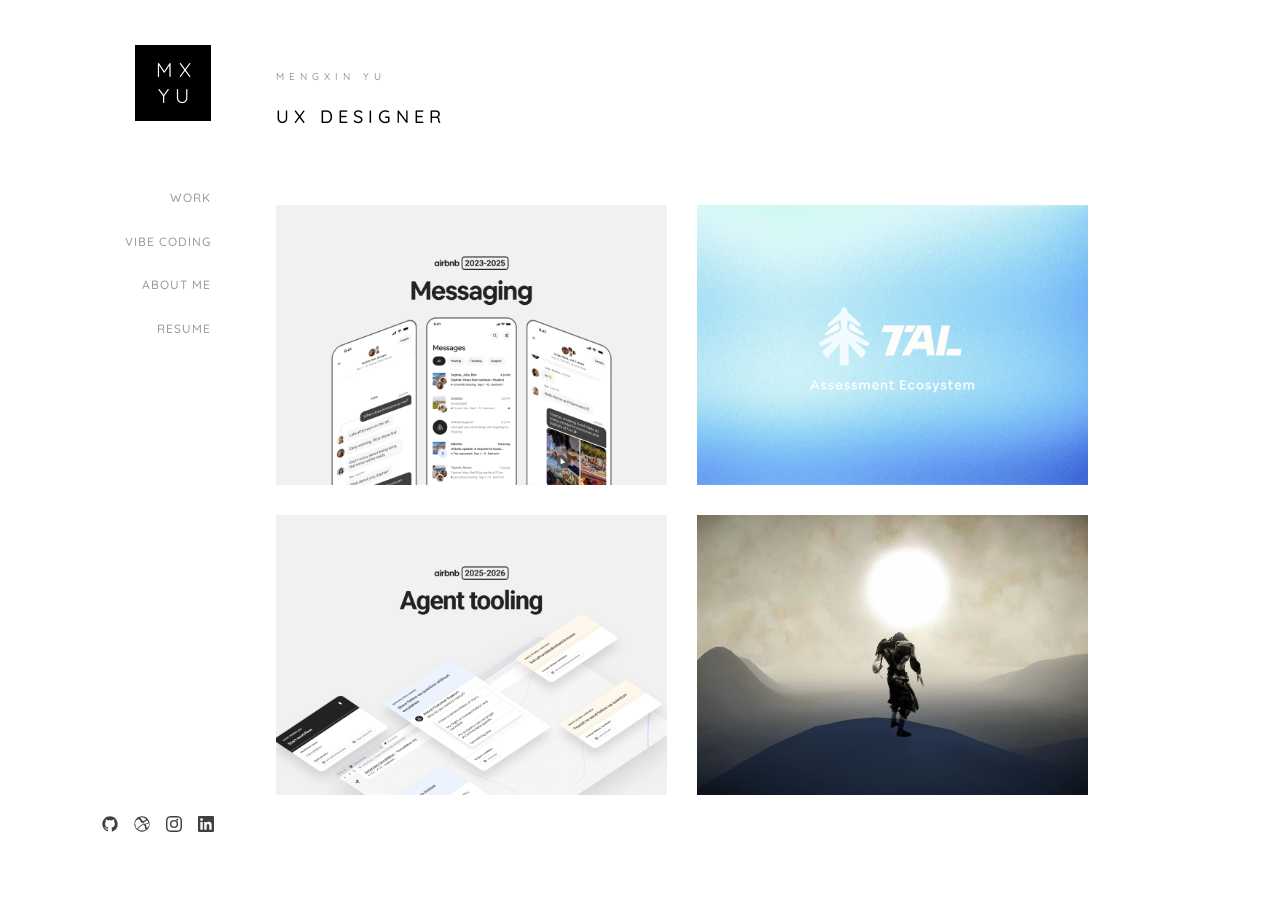
<file: index.html>
<!DOCTYPE HTML>
<html lang="en">
<head>
	<meta charset="utf-8">
	<meta name="viewport" content="width=device-width, initial-scale=1">
	<title>Mengxin Yu — UX Designer</title>
	<meta name="description" content="Mengxin Yu — UX Designer &amp; Researcher. Portfolio of product, UX and interaction design work.">
	<meta name="robots" content="noindex, nofollow">

	<!-- Open Graph / Twitter -->
	<meta property="og:title" content="Mengxin Yu — UX Designer">
	<meta property="og:site_name" content="Mengxin Yu">
	<meta property="og:description" content="Portfolio of product, UX and interaction design work.">
	<meta name="twitter:card" content="summary">

	<!--
		CRITICAL LOADER STYLES — inlined on purpose.
	
		Every ordinary stylesheet link blocks first paint. When the loader was
		styled by one, the curtain could not appear until the very resources it
		exists to cover had already downloaded — so a slow connection produced a
		long blank white screen and *then* a loading animation, which is exactly
		backwards. Inlining this means the loader paints on the first frame with
		no network dependency at all.
	
		This is only the resting appearance. The exit sequence and reduced-motion
		rules live in assets/css/preloader.css, which loads asynchronously below
		and is always in place long before the curtain lifts.
	-->
	<style>
	.preloader{position:fixed;top:0;left:0;right:0;bottom:0;z-index:9999;display:flex;
	flex-direction:column;align-items:center;justify-content:center;background:#fff;
	opacity:0;visibility:hidden}
	.js-loading .preloader{opacity:1;visibility:visible}
	.preloader__mark{margin-bottom:22px;font-family:"Quicksand",Arial,sans-serif;
	font-size:10px;font-weight:500;letter-spacing:5px;text-transform:uppercase;color:#9a9a9a}
	.preloader__track{position:relative;width:240px;max-width:60vw;height:1px;
	background:rgba(0,0,0,.09);overflow:hidden}
	.preloader__bar{position:absolute;top:0;right:0;bottom:0;left:0;background:#111;
	transform:scaleX(0);transform-origin:center}
	.preloader__sheen{position:absolute;top:0;right:0;bottom:0;left:0;
	background:linear-gradient(90deg,transparent,rgba(0,0,0,.28),transparent);
	transform:translateX(-100%);animation:preSheen 1.6s ease-in-out infinite}
	@keyframes preSheen{to{transform:translateX(100%)}}
	</style>
	<script>
		/* Runs before the body is parsed, so the curtain is visible on the very
		   first frame. Added by JS so a browser without it never sees a curtain
		   it has no way to dismiss. */
		document.documentElement.classList.add('js', 'js-loading');
	</script>

	<link rel="icon" href="assets/images/site/weblogo.png" type="image/png">

	<!-- preconnect speeds up the Google Fonts request that follows -->
	<link rel="preconnect" href="https://fonts.googleapis.com">
	<link rel="preconnect" href="https://fonts.gstatic.com" crossorigin>
	<link href="https://fonts.googleapis.com/css?family=Quicksand:300,400,500,700&display=swap" rel="stylesheet" media="print" onload="this.media='all';this.onload=null">
		<noscript><link href="https://fonts.googleapis.com/css?family=Quicksand:300,400,500,700&display=swap" rel="stylesheet"></noscript>

	<!--
		STYLES
		Removed vs. the original template:
		- animate.css (72KB)  -> replaced by assets/css/animations.css (~1KB,
		  only the 4 keyframes this site actually triggers from site.js)
		- icomoon.css + Font Awesome CDN -> replaced by inline SVG icons in the
		  footer below, so the site no longer depends on an icon font at all
		  (the icomoon font files were missing from the project anyway, which
		  is why the Instagram/LinkedIn icons weren't showing up)
		- flexslider.css -> this page has no slider, was dead weight
	-->
	<link rel="stylesheet" href="assets/css/preloader.css" media="print" onload="this.media='all';this.onload=null">
		<noscript><link rel="stylesheet" href="assets/css/preloader.css"></noscript>
	<link rel="stylesheet" href="assets/css/grid.css" media="print" onload="this.media='all';this.onload=null">
		<noscript><link rel="stylesheet" href="assets/css/grid.css"></noscript>
	<link rel="stylesheet" href="assets/css/animations.css" media="print" onload="this.media='all';this.onload=null">
		<noscript><link rel="stylesheet" href="assets/css/animations.css"></noscript>
	<link rel="stylesheet" href="assets/css/site-nav.css" media="print" onload="this.media='all';this.onload=null">
		<noscript><link rel="stylesheet" href="assets/css/site-nav.css"></noscript>
	<link rel="stylesheet" href="assets/css/home.css" media="print" onload="this.media='all';this.onload=null">
		<noscript><link rel="stylesheet" href="assets/css/home.css"></noscript>

	<!--
		The work-grid images are preloaded at high priority: they're the
		first thing on the page, and preloader.js waits for all of them
		before lifting the curtain, so fetching them early directly
		shortens how long the loader is on screen.
	-->
	<link rel="preload" as="image" href="assets/images/site/Messaging.png">
	<link rel="preload" as="image" href="assets/images/site/TAL.png">
	<link rel="preload" as="image" href="assets/images/site/Tooling.png">
	<link rel="preload" as="image" href="assets/images/site/Houyi.jpg">

	<script src="assets/js/preloader.js" defer></script>
</head>
<body>
	<!-- Site-wide loading animation. Styles: assets/css/preloader.css
	     Behaviour: assets/js/preloader.js -->
	<div class="preloader" role="status" aria-label="Loading">
		<span class="preloader__mark">Mengxin Yu</span>
		<div class="preloader__track">
			<div class="preloader__bar"></div>
			<div class="preloader__sheen"></div>
		</div>
	</div>

	<div id="colorlib-page">

		<!-- ============ MOBILE TOP BAR ============
			Only visible below 768px. It gives the hamburger something to
			live in and lets the sidebar below it animate its own height,
			which is what makes the menu unfold downward instead of
			sliding in from the left. -->
		<div class="site-bar">
			<a class="site-bar__logo" href="index.html"><span>MX</span><span>Yu</span></a>
			<button type="button" class="js-colorlib-nav-toggle colorlib-nav-toggle"
			        aria-label="Toggle menu" aria-expanded="false" aria-controls="colorlib-aside"><i></i></button>
		</div>

		<!-- ============ SIDEBAR ============ -->
		<aside id="colorlib-aside" role="complementary" class="js-fullheight">
			<h1 id="colorlib-logo"><a href="index.html"><span>MX</span><span>Yu</span></a></h1>
			<nav id="colorlib-main-menu" role="navigation">
				<ul>
					<li><a href="index.html">Work</a></li>
					<li><a href="vibe-coding.html">Vibe Coding</a></li>
					<li><a href="about.html">About Me</a></li>
					<li><a href="resume.html">Resume</a></li>
				</ul>
			</nav>

			<div class="colorlib-footer">
				<ul>
					<!-- icons are inline SVG: no icon font / external CDN request needed -->
					<li><a href="https://github.com/MengxinYo" target="_blank" rel="noopener" aria-label="GitHub">
						<svg viewBox="0 0 24 24" width="16" height="16" fill="currentColor" aria-hidden="true"><path d="M12 .5C5.65.5.5 5.65.5 12c0 5.1 3.29 9.42 7.86 10.96.57.1.78-.25.78-.55 0-.27-.01-1.15-.02-2.09-3.2.7-3.88-1.36-3.88-1.36-.52-1.33-1.28-1.69-1.28-1.69-1.04-.71.08-.7.08-.7 1.15.08 1.76 1.18 1.76 1.18 1.03 1.75 2.7 1.25 3.36.96.1-.74.4-1.25.73-1.54-2.55-.29-5.24-1.28-5.24-5.68 0-1.25.45-2.28 1.18-3.08-.12-.29-.51-1.45.11-3.02 0 0 .96-.31 3.15 1.18a10.9 10.9 0 0 1 5.73 0c2.18-1.49 3.15-1.18 3.15-1.18.62 1.57.23 2.73.11 3.02.73.8 1.18 1.83 1.18 3.08 0 4.41-2.7 5.38-5.27 5.67.42.36.78 1.07.78 2.16 0 1.56-.01 2.82-.01 3.2 0 .3.2.66.79.55A11.5 11.5 0 0 0 23.5 12C23.5 5.65 18.35.5 12 .5Z"/></svg>
					</a></li>
					<li><a href="https://dribbble.com/mengxinyuu" target="_blank" rel="noopener" aria-label="Dribbble">
						<svg viewBox="0 0 24 24" width="16" height="16" fill="currentColor" aria-hidden="true"><path d="M12 .5C5.65.5.5 5.65.5 12S5.65 23.5 12 23.5 23.5 18.35 23.5 12 18.35.5 12 .5Zm7.6 5.44a10 10 0 0 1 2.2 6.14c-.32-.07-3.5-.71-6.72-.31-.07-.16-.13-.33-.2-.5-.2-.47-.42-.95-.65-1.4 3.55-1.45 5.16-3.5 5.37-3.93ZM12 2.1c2.4 0 4.6.87 6.3 2.31-.18.26-1.6 2.2-5.03 3.5C11.7 5.2 10 3 8.9 1.8A9.9 9.9 0 0 1 12 2.1Zm-4.7 2.5c1.06 1.15 2.7 3.3 4.2 5.94-5.3 1.4-9.98 1.38-10.47 1.38A10 10 0 0 1 7.3 4.6ZM2 12v-.3c.45 0 5.9.08 11.55-1.6.32.63.62 1.27.9 1.9-.16.05-.32.1-.47.16-5.85 1.9-8.96 7.06-9.22 7.5A9.9 9.9 0 0 1 2 12Zm10 9.9a9.9 9.9 0 0 1-6-2c.2-.42 2.6-5.03 9.03-7.3.02 0 .03-.01.05-.02 1.5 3.9 2.1 7.17 2.27 8.14A9.9 9.9 0 0 1 12 21.9Zm7.3-3.4c-.13-.8-.68-3.85-2.1-7.6 3.05-.48 5.72.31 6.05.42a10 10 0 0 1-3.95 7.18Z"/></svg>
					</a></li>
					<li><a href="https://www.instagram.com/mengxinyuu/" target="_blank" rel="noopener" aria-label="Instagram">
						<svg viewBox="0 0 24 24" width="16" height="16" fill="currentColor" aria-hidden="true"><path d="M12 2.16c3.2 0 3.58.01 4.85.07 1.17.05 1.8.25 2.23.41.56.22.96.48 1.38.9.42.42.68.82.9 1.38.16.42.36 1.06.41 2.23.06 1.27.07 1.65.07 4.85s-.01 3.58-.07 4.85c-.05 1.17-.25 1.8-.41 2.23-.22.56-.48.96-.9 1.38-.42.42-.82.68-1.38.9-.42.16-1.06.36-2.23.41-1.27.06-1.65.07-4.85.07s-3.58-.01-4.85-.07c-1.17-.05-1.8-.25-2.23-.41a3.7 3.7 0 0 1-1.38-.9 3.7 3.7 0 0 1-.9-1.38c-.16-.42-.36-1.06-.41-2.23-.06-1.27-.07-1.65-.07-4.85s.01-3.58.07-4.85c.05-1.17.25-1.8.41-2.23.22-.56.48-.96.9-1.38.42-.42.82-.68 1.38-.9.42-.16 1.06-.36 2.23-.41 1.27-.06 1.65-.07 4.85-.07ZM12 0C8.74 0 8.33.01 7.05.07 5.78.13 4.9.33 4.14.63c-.79.3-1.46.72-2.13 1.38A5.9 5.9 0 0 0 .63 4.14c-.3.76-.5 1.64-.56 2.91C.01 8.33 0 8.74 0 12s.01 3.67.07 4.95c.06 1.27.26 2.15.56 2.91.3.79.72 1.46 1.38 2.13.66.66 1.34 1.08 2.13 1.38.76.3 1.64.5 2.91.56C8.33 23.99 8.74 24 12 24s3.67-.01 4.95-.07c1.27-.06 2.15-.26 2.91-.56.79-.3 1.46-.72 2.13-1.38.66-.66 1.08-1.34 1.38-2.13.3-.76.5-1.64.56-2.91.06-1.28.07-1.69.07-4.95s-.01-3.67-.07-4.95c-.06-1.27-.26-2.15-.56-2.91a5.9 5.9 0 0 0-1.38-2.13A5.9 5.9 0 0 0 19.86.63c-.76-.3-1.64-.5-2.91-.56C15.67.01 15.26 0 12 0Zm0 5.84A6.16 6.16 0 1 0 18.16 12 6.16 6.16 0 0 0 12 5.84Zm0 10.16A4 4 0 1 1 16 12a4 4 0 0 1-4 4Zm6.41-10.4a1.44 1.44 0 1 1-1.44-1.44 1.44 1.44 0 0 1 1.44 1.44Z"/></svg>
					</a></li>
					<li><a href="https://www.linkedin.com/in/mengxin-yu-1733b415a/" target="_blank" rel="noopener" aria-label="LinkedIn">
						<svg viewBox="0 0 24 24" width="16" height="16" fill="currentColor" aria-hidden="true"><path d="M22.23 0H1.77C.79 0 0 .77 0 1.73v20.54C0 23.23.79 24 1.77 24h20.46c.98 0 1.77-.77 1.77-1.73V1.73C24 .77 23.21 0 22.23 0ZM7.12 20.45H3.56V9h3.56ZM5.34 7.43a2.06 2.06 0 1 1 0-4.12 2.06 2.06 0 0 1 0 4.12ZM20.45 20.45h-3.55v-5.57c0-1.33-.02-3.04-1.85-3.04-1.86 0-2.14 1.45-2.14 2.94v5.67H9.36V9h3.4v1.56h.05c.48-.9 1.64-1.85 3.38-1.85 3.6 0 4.26 2.37 4.26 5.46Z"/></svg>
					</a></li>
				</ul>
			</div>
		</aside>

		<!-- ============ MAIN: WORK GRID ============ -->
		<div id="colorlib-main">
			<div class="colorlib-work">
				<div class="container-fluid">
					<div class="row">
						<div class="col-md-5 col-md-offset-2 col-md-pull-2">
							<span class="heading-meta">Mengxin Yu</span>
							<h2 class="colorlib-heading animate-box" data-animate-effect="fadeInLeft">UX designer</h2>
						</div>
					</div>
					<div class="row">
						<div class="col-md-5 animate-box">
							<a class="project" href="work/airbnb-messaging.html" style="background-image: url(assets/images/site/Messaging.png);">
								<div class="desc">
									<div class="con">
										<h3>Airbnb Messaging</h3>
										<span># Experience Design</span>
									</div>
								</div>
							</a>
						</div>
						<div class="col-md-5 animate-box">
							<a class="project" href="work/tal.html" style="background-image: url(assets/images/site/TAL.png);">
								<div class="desc">
									<div class="con">
										<h3>TAL Assessment Ecosystem</h3>
										<span># System Design</span>
									</div>
								</div>
							</a>
						</div>
						<div class="col-md-5 animate-box">
							<div class="project is-placeholder" style="background-image: url(assets/images/site/Tooling.png);">
								<div class="desc">
									<div class="con">
										<h3>Airbnb Agent Tooling</h3>
										<span>Under Construction. See you soon!</span>
									</div>
								</div>
							</div>
						</div>
						<div class="col-md-5 animate-box">
							<a class="project" href="work/houyi.html" style="background-image: url(assets/images/site/Houyi.jpg);">
								<div class="desc">
									<div class="con">
										<h3>Houyi and Ten Suns</h3>
										<span># VR game design</span>
									</div>
								</div>
							</a>
						</div>
					</div>
				</div>
			</div>
		</div>
	</div>

	<!--
		SCRIPTS
		`defer` on every script means the browser can keep parsing
		and painting the HTML instead of stopping to fetch/run each
		script — meaningfully faster first paint, and safe here
		since none of these need to run before the DOM exists.

		Removed vs. the original: modernizr, respond.js (IE9 support,
		not relevant to any browser this site needs to support today),
		jquery.flexslider-min.js and sticky-kit.min.js (this page has
		no slider and no sticky sidebar, so both were unused dead code).
	-->
	<script src="assets/js/site.js" defer></script>
</body>
</html>
</file>
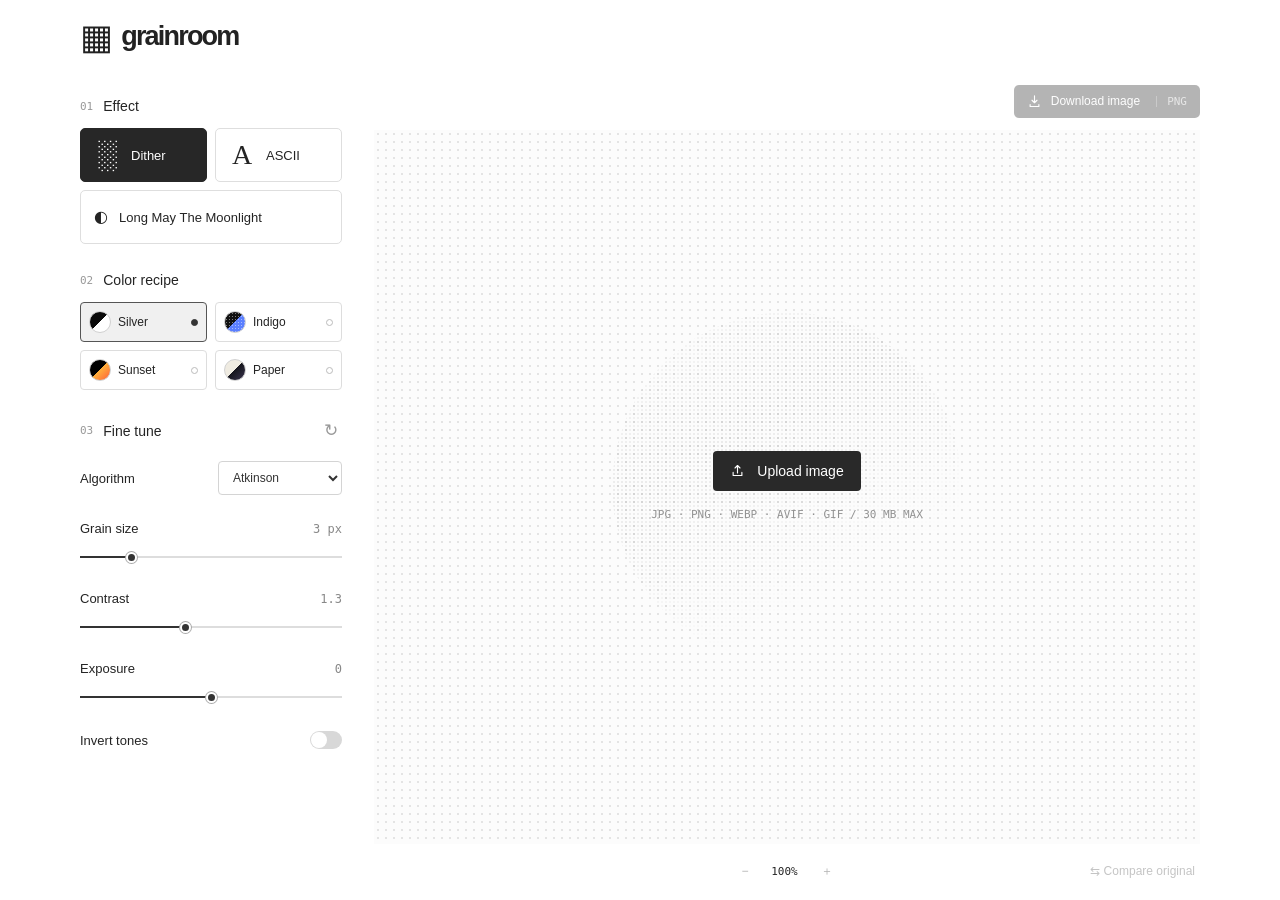
<file: projects/grainroom/index.html>
<!doctype html>
<html lang="en">
<head>
  <meta charset="utf-8">
  <meta name="viewport" content="width=device-width, initial-scale=1">
  <title>Grainroom — Digital Texture Studio</title>
  <meta name="description" content="Turn photographs into dither, ASCII, and lunar phase art in the browser.">
  <link rel="stylesheet" href="grainroom.css">
</head>
<body>
  <main class="grainroom-app">
    <header class="app-header">
      <a class="brand" href="#" aria-label="Grainroom home"><span class="brand-mark">▦</span>grainroom</a>
    </header>

    <div class="workspace">
      <aside class="controls" aria-label="Image controls">
        <section>
          <div class="section-title"><span>01</span><h2>Effect</h2></div>
          <div class="mode-grid" role="group" aria-label="Effect">
            <button class="mode is-active" type="button" data-mode="dither" aria-pressed="true"><b>░</b><span>Dither</span></button>
            <button class="mode" type="button" data-mode="ascii" aria-pressed="false"><b>A</b><span>ASCII</span></button>
            <button class="mode mode--wide" type="button" data-mode="moon" aria-pressed="false"><b>◐</b><span>Long May The Moonlight</span></button>
          </div>
        </section>

        <section>
          <div class="section-title"><span>02</span><h2>Color recipe</h2></div>
          <div class="palette-grid" role="group" aria-label="Color recipe">
            <button class="palette is-active" type="button" data-palette="0" aria-pressed="true"><i class="swatch swatch--silver"></i><span>Silver</span><em></em></button>
            <button class="palette" type="button" data-palette="1" aria-pressed="false"><i class="swatch swatch--indigo"></i><span>Indigo</span><em></em></button>
            <button class="palette" type="button" data-palette="2" aria-pressed="false"><i class="swatch swatch--sunset"></i><span>Sunset</span><em></em></button>
            <button class="palette" type="button" data-palette="3" aria-pressed="false"><i class="swatch swatch--paper"></i><span>Paper</span><em></em></button>
          </div>
        </section>

        <section>
          <div class="section-title"><span>03</span><h2>Fine tune</h2><button class="reset" type="button" aria-label="Reset settings" title="Reset settings">↻</button></div>
          <label class="select-row" data-algorithm-row><span>Algorithm</span><select data-algorithm><option value="atkinson">Atkinson</option><option value="floyd">Floyd–Steinberg</option></select></label>
          <label class="range-row"><span><b data-size-label>Grain size</b><output data-size-output>3 px</output></span><input data-size type="range" min="1" max="12" value="3" step="1"></label>
          <label class="range-row"><span><b>Contrast</b><output data-contrast-output>1.3</output></span><input data-contrast type="range" min="0.5" max="2.5" value="1.3" step="0.05"></label>
          <label class="range-row"><span><b>Exposure</b><output data-exposure-output>0</output></span><input data-exposure type="range" min="-60" max="60" value="0" step="1"></label>
          <div class="moon-controls" data-moon-controls hidden>
            <label class="range-row"><span><b>Tone balance</b><output data-equalize-output>0.3</output></span><input data-equalize type="range" min="0" max="1" value="0.3" step="0.05"></label>
            <label class="range-row"><span><b>Glyph fill</b><output data-gap-output>0.88</output></span><input data-gap type="range" min="0.5" max="1" value="0.88" step="0.02"></label>
            <label class="range-row"><span><b>Shadow cutoff</b><output data-floor-output>0</output></span><input data-floor type="range" min="0" max="0.4" value="0" step="0.02"></label>
            <label class="switch-row"><span>Shadow stars</span><input data-stars type="checkbox" checked><i></i></label>
          </div>
          <label class="switch-row"><span>Invert tones</span><input data-invert type="checkbox"><i></i></label>
        </section>
      </aside>

      <section class="editor" aria-label="Image editor">
        <div class="editor-bar">
          <div class="file-actions"><span class="file-name" data-file-name></span></div>
          <button class="download" type="button" data-download disabled>
            <svg viewBox="0 0 24 24" aria-hidden="true"><path d="M12 3v11m0 0 4-4m-4 4-4-4M5 17v3h14v-3"/></svg>
            Download image <span>PNG</span>
          </button>
        </div>

        <div class="stage" data-stage>
          <div class="empty-state" data-empty>
            <div class="grain-orb" aria-hidden="true"></div>
            <button class="upload" type="button" data-pick>
              <svg viewBox="0 0 24 24" aria-hidden="true"><path d="M12 16V4m0 0-4 4m4-4 4 4M5 15v5h14v-5"/></svg>
              Upload image
            </button>
            <small>JPG · PNG · WEBP · AVIF · GIF / 30 MB MAX</small>
          </div>
          <div class="image-scroll" data-image-scroll hidden><div class="image-wrap" data-image-wrap><canvas data-canvas aria-label="Processed image"></canvas><img data-original alt="Original image" hidden></div></div>
          <span class="canvas-label" data-canvas-label hidden></span>
          <div class="processing" data-processing hidden>Processing…</div>
        </div>

        <div class="bottom-bar">
          <span class="dimensions" data-dimensions></span>
          <div class="zoom-tools">
            <button type="button" data-zoom-out aria-label="Zoom out" disabled>−</button><span data-zoom-value>100%</span><button type="button" data-zoom-in aria-label="Zoom in" disabled>＋</button>
          </div>
          <button class="compare" type="button" data-compare disabled>⇆ Compare original</button>
        </div>
        <p class="error" data-error role="alert" hidden></p>
      </section>
    </div>
    <input data-file-input type="file" accept="image/jpeg,image/png,image/webp,image/avif,image/gif" hidden>
  </main>
  <script src="grainroom.js"></script>
</body>
</html>
</file>
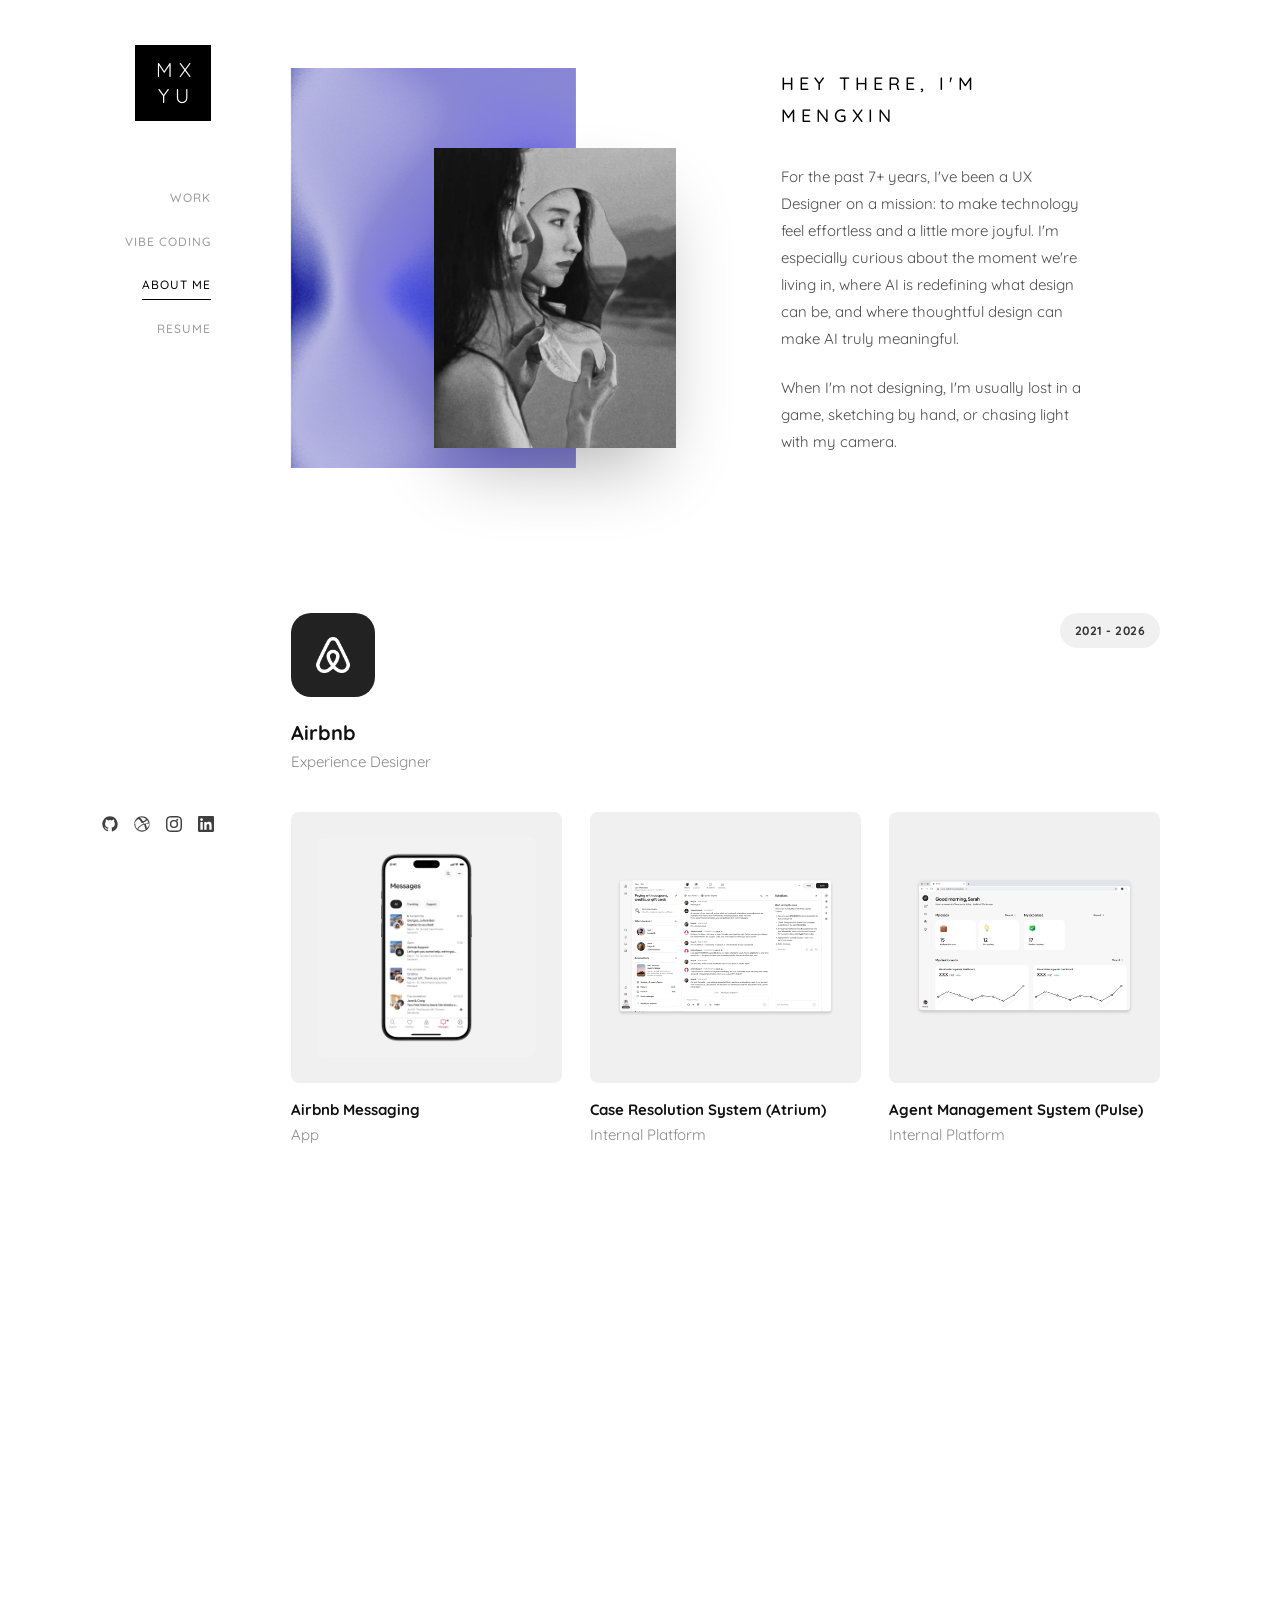
<file: about.html>
<!DOCTYPE HTML>
<html>
	<head>
	<meta charset="utf-8">
	<meta name="viewport" content="width=device-width, initial-scale=1">
	<title>About Me — Mengxin Yu</title>
	<meta name="description" content="About Mengxin Yu — photography, travel and side projects.">
	<meta name="robots" content="noindex, nofollow">

	<!--
		CRITICAL LOADER STYLES — inlined on purpose.
	
		Every ordinary stylesheet link blocks first paint. When the loader was
		styled by one, the curtain could not appear until the very resources it
		exists to cover had already downloaded — so a slow connection produced a
		long blank white screen and *then* a loading animation, which is exactly
		backwards. Inlining this means the loader paints on the first frame with
		no network dependency at all.
	
		This is only the resting appearance. The exit sequence and reduced-motion
		rules live in assets/css/preloader.css, which loads asynchronously below
		and is always in place long before the curtain lifts.
	-->
	<style>
	.preloader{position:fixed;top:0;left:0;right:0;bottom:0;z-index:9999;display:flex;
	flex-direction:column;align-items:center;justify-content:center;background:#fff;
	opacity:0;visibility:hidden}
	.js-loading .preloader{opacity:1;visibility:visible}
	.preloader__mark{margin-bottom:22px;font-family:"Quicksand",Arial,sans-serif;
	font-size:10px;font-weight:500;letter-spacing:5px;text-transform:uppercase;color:#9a9a9a}
	.preloader__track{position:relative;width:240px;max-width:60vw;height:1px;
	background:rgba(0,0,0,.09);overflow:hidden}
	.preloader__bar{position:absolute;top:0;right:0;bottom:0;left:0;background:#111;
	transform:scaleX(0);transform-origin:center}
	.preloader__sheen{position:absolute;top:0;right:0;bottom:0;left:0;
	background:linear-gradient(90deg,transparent,rgba(0,0,0,.28),transparent);
	transform:translateX(-100%);animation:preSheen 1.6s ease-in-out infinite}
	@keyframes preSheen{to{transform:translateX(100%)}}
	</style>
	<script>
		/* Runs before the body is parsed, so the curtain is visible on the very
		   first frame. Added by JS so a browser without it never sees a curtain
		   it has no way to dismiss. */
		document.documentElement.classList.add('js', 'js-loading');
	</script>

	<link rel="icon" href="assets/images/site/weblogo.png" type="image/png">

	<link rel="preconnect" href="https://fonts.googleapis.com">
	<link rel="preconnect" href="https://fonts.gstatic.com" crossorigin>
	<link href="https://fonts.googleapis.com/css?family=Quicksand:300,400,500,700&display=swap" rel="stylesheet" media="print" onload="this.media='all';this.onload=null">
		<noscript><link href="https://fonts.googleapis.com/css?family=Quicksand:300,400,500,700&display=swap" rel="stylesheet"></noscript>

	<!--
		STYLES — same cleanup as index.html:
		animate.css / icomoon.css / Font Awesome CDN / flexslider.css
		removed (unused or replaced by inline SVG icons below).
	-->
	<link rel="stylesheet" href="assets/css/preloader.css" media="print" onload="this.media='all';this.onload=null">
		<noscript><link rel="stylesheet" href="assets/css/preloader.css"></noscript>
	<link rel="stylesheet" href="assets/css/grid.css" media="print" onload="this.media='all';this.onload=null">
		<noscript><link rel="stylesheet" href="assets/css/grid.css"></noscript>
	<link rel="stylesheet" href="assets/css/animations.css" media="print" onload="this.media='all';this.onload=null">
		<noscript><link rel="stylesheet" href="assets/css/animations.css"></noscript>
	<link rel="stylesheet" href="assets/css/site-nav.css" media="print" onload="this.media='all';this.onload=null">
		<noscript><link rel="stylesheet" href="assets/css/site-nav.css"></noscript>
	<link rel="stylesheet" href="assets/css/about.css" media="print" onload="this.media='all';this.onload=null">
		<noscript><link rel="stylesheet" href="assets/css/about.css"></noscript>

	<script src="assets/js/preloader.js" defer></script>
</head>
	<body>
	<!-- Site-wide loading animation. Styles: assets/css/preloader.css
	     Behaviour: assets/js/preloader.js -->
	<div class="preloader" role="status" aria-label="Loading">
		<span class="preloader__mark">Mengxin Yu</span>
		<div class="preloader__track">
			<div class="preloader__bar"></div>
			<div class="preloader__sheen"></div>
		</div>
	</div>

	<div id="colorlib-page">

		<!-- ============ MOBILE TOP BAR ============
			Identical to index.html. Below 768px it holds the hamburger and
			the sidebar drops down beneath it. -->
		<div class="site-bar">
			<a class="site-bar__logo" href="index.html"><span>MX</span><span>Yu</span></a>
			<button type="button" class="js-colorlib-nav-toggle colorlib-nav-toggle"
			        aria-label="Toggle menu" aria-expanded="false" aria-controls="colorlib-aside"><i></i></button>
		</div>

		<aside id="colorlib-aside" role="complementary" class="js-fullheight">
			<h1 id="colorlib-logo"><a href="index.html"><span>MX</span><span>Yu</span></a></h1>
			<nav id="colorlib-main-menu" role="navigation">
				<ul>
					<li><a href="index.html">Work</a></li>
					<li><a href="vibe-coding.html">Vibe Coding</a></li>
					<li class="colorlib-active"><a href="about.html">About Me</a></li>
					<li><a href="resume.html">Resume</a></li>
					
					
				</ul>
			</nav>

			<div class="colorlib-footer">
				<ul>
					<li><a href="https://github.com/MengxinYo" target="_blank" rel="noopener" aria-label="GitHub">
						<svg viewBox="0 0 24 24" width="16" height="16" fill="currentColor" aria-hidden="true"><path d="M12 .5C5.65.5.5 5.65.5 12c0 5.1 3.29 9.42 7.86 10.96.57.1.78-.25.78-.55 0-.27-.01-1.15-.02-2.09-3.2.7-3.88-1.36-3.88-1.36-.52-1.33-1.28-1.69-1.28-1.69-1.04-.71.08-.7.08-.7 1.15.08 1.76 1.18 1.76 1.18 1.03 1.75 2.7 1.25 3.36.96.1-.74.4-1.25.73-1.54-2.55-.29-5.24-1.28-5.24-5.68 0-1.25.45-2.28 1.18-3.08-.12-.29-.51-1.45.11-3.02 0 0 .96-.31 3.15 1.18a10.9 10.9 0 0 1 5.73 0c2.18-1.49 3.15-1.18 3.15-1.18.62 1.57.23 2.73.11 3.02.73.8 1.18 1.83 1.18 3.08 0 4.41-2.7 5.38-5.27 5.67.42.36.78 1.07.78 2.16 0 1.56-.01 2.82-.01 3.2 0 .3.2.66.79.55A11.5 11.5 0 0 0 23.5 12C23.5 5.65 18.35.5 12 .5Z"/></svg>
					</a></li>
					<li><a href="https://dribbble.com/mengxinyuu" target="_blank" rel="noopener" aria-label="Dribbble">
						<svg viewBox="0 0 24 24" width="16" height="16" fill="currentColor" aria-hidden="true"><path d="M12 .5C5.65.5.5 5.65.5 12S5.65 23.5 12 23.5 23.5 18.35 23.5 12 18.35.5 12 .5Zm7.6 5.44a10 10 0 0 1 2.2 6.14c-.32-.07-3.5-.71-6.72-.31-.07-.16-.13-.33-.2-.5-.2-.47-.42-.95-.65-1.4 3.55-1.45 5.16-3.5 5.37-3.93ZM12 2.1c2.4 0 4.6.87 6.3 2.31-.18.26-1.6 2.2-5.03 3.5C11.7 5.2 10 3 8.9 1.8A9.9 9.9 0 0 1 12 2.1Zm-4.7 2.5c1.06 1.15 2.7 3.3 4.2 5.94-5.3 1.4-9.98 1.38-10.47 1.38A10 10 0 0 1 7.3 4.6ZM2 12v-.3c.45 0 5.9.08 11.55-1.6.32.63.62 1.27.9 1.9-.16.05-.32.1-.47.16-5.85 1.9-8.96 7.06-9.22 7.5A9.9 9.9 0 0 1 2 12Zm10 9.9a9.9 9.9 0 0 1-6-2c.2-.42 2.6-5.03 9.03-7.3.02 0 .03-.01.05-.02 1.5 3.9 2.1 7.17 2.27 8.14A9.9 9.9 0 0 1 12 21.9Zm7.3-3.4c-.13-.8-.68-3.85-2.1-7.6 3.05-.48 5.72.31 6.05.42a10 10 0 0 1-3.95 7.18Z"/></svg>
					</a></li>
					<li><a href="https://www.instagram.com/mengxinyuu/" target="_blank" rel="noopener" aria-label="Instagram">
						<svg viewBox="0 0 24 24" width="16" height="16" fill="currentColor" aria-hidden="true"><path d="M12 2.16c3.2 0 3.58.01 4.85.07 1.17.05 1.8.25 2.23.41.56.22.96.48 1.38.9.42.42.68.82.9 1.38.16.42.36 1.06.41 2.23.06 1.27.07 1.65.07 4.85s-.01 3.58-.07 4.85c-.05 1.17-.25 1.8-.41 2.23-.22.56-.48.96-.9 1.38-.42.42-.82.68-1.38.9-.42.16-1.06.36-2.23.41-1.27.06-1.65.07-4.85.07s-3.58-.01-4.85-.07c-1.17-.05-1.8-.25-2.23-.41a3.7 3.7 0 0 1-1.38-.9 3.7 3.7 0 0 1-.9-1.38c-.16-.42-.36-1.06-.41-2.23-.06-1.27-.07-1.65-.07-4.85s.01-3.58.07-4.85c.05-1.17.25-1.8.41-2.23.22-.56.48-.96.9-1.38.42-.42.82-.68 1.38-.9.42-.16 1.06-.36 2.23-.41 1.27-.06 1.65-.07 4.85-.07ZM12 0C8.74 0 8.33.01 7.05.07 5.78.13 4.9.33 4.14.63c-.79.3-1.46.72-2.13 1.38A5.9 5.9 0 0 0 .63 4.14c-.3.76-.5 1.64-.56 2.91C.01 8.33 0 8.74 0 12s.01 3.67.07 4.95c.06 1.27.26 2.15.56 2.91.3.79.72 1.46 1.38 2.13.66.66 1.34 1.08 2.13 1.38.76.3 1.64.5 2.91.56C8.33 23.99 8.74 24 12 24s3.67-.01 4.95-.07c1.27-.06 2.15-.26 2.91-.56.79-.3 1.46-.72 2.13-1.38.66-.66 1.08-1.34 1.38-2.13.3-.76.5-1.64.56-2.91.06-1.28.07-1.69.07-4.95s-.01-3.67-.07-4.95c-.06-1.27-.26-2.15-.56-2.91a5.9 5.9 0 0 0-1.38-2.13A5.9 5.9 0 0 0 19.86.63c-.76-.3-1.64-.5-2.91-.56C15.67.01 15.26 0 12 0Zm0 5.84A6.16 6.16 0 1 0 18.16 12 6.16 6.16 0 0 0 12 5.84Zm0 10.16A4 4 0 1 1 16 12a4 4 0 0 1-4 4Zm6.41-10.4a1.44 1.44 0 1 1-1.44-1.44 1.44 1.44 0 0 1 1.44 1.44Z"/></svg>
					</a></li>
					<li><a href="https://www.linkedin.com/in/mengxin-yu-1733b415a/" target="_blank" rel="noopener" aria-label="LinkedIn">
						<svg viewBox="0 0 24 24" width="16" height="16" fill="currentColor" aria-hidden="true"><path d="M22.23 0H1.77C.79 0 0 .77 0 1.73v20.54C0 23.23.79 24 1.77 24h20.46c.98 0 1.77-.77 1.77-1.73V1.73C24 .77 23.21 0 22.23 0ZM7.12 20.45H3.56V9h3.56ZM5.34 7.43a2.06 2.06 0 1 1 0-4.12 2.06 2.06 0 0 1 0 4.12ZM20.45 20.45h-3.55v-5.57c0-1.33-.02-3.04-1.85-3.04-1.86 0-2.14 1.45-2.14 2.94v5.67H9.36V9h3.4v1.56h.05c.48-.9 1.64-1.85 3.38-1.85 3.6 0 4.26 2.37 4.26 5.46Z"/></svg>
					</a></li>
				</ul>
			</div>

		</aside>

		<div id="colorlib-main">
			<div class="colorlib-about">
				<div class="container-fluid">
					<div class="row">
						<div class="col-md-6">
							<div class="about-img animate-box" data-animate-effect="fadeInLeft" style="background-image: url(assets/images/site/bg.png);">
								<div class="about-img-2 animate-box" data-animate-effect="fadeInRight" style="background-image: url(assets/images/site/photo.png);"></div>
							</div>
						</div>
						<div class="col-md-4 animate-box" data-animate-effect="fadeInLeft">
							<div class="about-desc">
								<h3>Hey there, I'm Mengxin</h3>
                                <p>For the past 7+ years, I've been a UX Designer on a mission: to make technology feel effortless and a little more joyful. I'm especially curious about the moment we're living in, where AI is redefining what design can be, and where thoughtful design can make AI truly meaningful.
                               </p>
                                <p>When I'm not designing, I'm usually lost in a game, sketching by hand, or chasing light with my camera.</p>
							</div>
						</div>
					</div>
				</div>
			</div>
			
			<div class="colorlib-services">
				<div class="container-fluid">
				    <div class="col-md-11">

<!--                        project block                       -->
                        <section class="project-block">
                            <header class="project-block__header animate-box" data-animate-effect="fadeInLeft">
                                <div class="project-block__id">
                                    <img class="project-block__icon" src="assets/images/artwork/Airbnb.png" alt="" width="400" height="400">
                                    <h3 class="project-block__title">Airbnb</h3>
                                    <p class="shot__caption">Experience Designer</p>
                                </div>
                                <span class="project-block__date">2021 - 2026</span>
                            </header>

                            <ul class="shot-grid">
                            <li class="shot animate-box" data-animate-effect="fadeInUp">
                                <div class="shot__frame">
                                    <img src="assets/images/artwork/work1.png" alt="" loading="lazy" decoding="async" width="480" height="1010">
                                </div>
                                <h4 class="shot__title">Airbnb Messaging</h4>
                                <p class="shot__caption">App</p>
                            </li>
                            <li class="shot animate-box" data-animate-effect="fadeInUp">
                                <div class="shot__frame">
                                    <img src="assets/images/artwork/work2.png" alt="" loading="lazy" decoding="async" width="480" height="1010">
                                </div>
                                <h4 class="shot__title">Case Resolution System (Atrium)</h4>
                                <p class="shot__caption">Internal Platform</p>
                            </li>
                            <li class="shot animate-box" data-animate-effect="fadeInUp">
                                <div class="shot__frame">
                                    <img src="assets/images/artwork/work3.png" alt="" loading="lazy" decoding="async" width="480" height="1010">
                                </div>
                                <h4 class="shot__title">Agent Management System (Pulse)</h4>
                                <p class="shot__caption">Internal Platform</p>
                            </li>
                            <li class="shot animate-box" data-animate-effect="fadeInUp">
                                <div class="shot__frame">
                                    <img src="assets/images/artwork/work4.png" alt="" loading="lazy" decoding="async" width="480" height="1010">
                                </div>
                                <h4 class="shot__title">Change Management System</h4>
                                <p class="shot__caption">Internal Platform</p>
                            </li>
                            <li class="shot animate-box" data-animate-effect="fadeInUp">
                                <div class="shot__frame">
                                    <img src="assets/images/artwork/work5.png" alt="" loading="lazy" decoding="async" width="480" height="1010">
                                </div>
                                <h4 class="shot__title">AI x Messaging</h4>
                                <p class="shot__caption">Service Design</p>
                            </li>
                            <li class="shot animate-box" data-animate-effect="fadeInUp">
                                <div class="shot__frame">
                                    <img src="assets/images/artwork/work6.png" alt="" loading="lazy" decoding="async" width="480" height="1010">
                                </div>
                                <h4 class="shot__title">AI x Customer Support</h4>
                                <p class="shot__caption">Service Design</p>
                            </li>
                            </ul>
                        </section>
<!--                        project block                       -->
                        <section class="project-block">
                                                    <header class="project-block__header animate-box" data-animate-effect="fadeInLeft">
                                                        <div class="project-block__id">
                                                            <img class="project-block__icon" src="assets/images/artwork/TAL.png" alt="" width="400" height="400">
                                                            <h3 class="project-block__title">TAL 好未来</h3>
                                                            <p class="shot__caption">Experience Designer</p>
                                                        </div>
                                                        <span class="project-block__date">2019 - 2020</span>
                                                    </header>

                                                    <ul class="shot-grid">
                                                    <li class="shot animate-box" data-animate-effect="fadeInUp">
                                                        <div class="shot__frame">
                                                            <img src="assets/images/artwork/TALwork1.png" alt="" loading="lazy" decoding="async" width="480" height="1010">
                                                        </div>
                                                        <h4 class="shot__title">Zhikang Assessment App</h4>
                                                        <p class="shot__caption">App</p>
                                                    </li>
                                                    <li class="shot animate-box" data-animate-effect="fadeInUp">
                                                        <div class="shot__frame">
                                                            <img src="assets/images/artwork/TALwork2.png" alt="" loading="lazy" decoding="async" width="480" height="1010">
                                                        </div>
                                                        <h4 class="shot__title">Zhikang Reports</h4>
                                                        <p class="shot__caption">App</p>
                                                    </li>
                                                    <li class="shot animate-box" data-animate-effect="fadeInUp">
                                                        <div class="shot__frame">
                                                            <img src="assets/images/artwork/TALwork3.png" alt="" loading="lazy" decoding="async" width="480" height="1010">
                                                        </div>
                                                        <h4 class="shot__title">Tianshu Data Platform</h4>
                                                        <p class="shot__caption">Internal Platform</p>
                                                    </li>
                                                    <li class="shot animate-box" data-animate-effect="fadeInUp">
                                                        <div class="shot__frame">
                                                            <img src="assets/images/artwork/TALwork6.png" alt="" loading="lazy" decoding="async" width="480" height="1010">
                                                        </div>
                                                        <h4 class="shot__title">PAC Assessment System</h4>
                                                        <p class="shot__caption">Internal Platform</p>
                                                    </li>
                                                    </ul>
             </section>


			</div>
          </div>
        </div>
      </div><!-- /#colorlib-main -->
    </div><!-- /#colorlib-page -->

	<!--
		SCRIPTS — same cleanup as index.html: deferred, and
		flexslider/sticky-kit dropped as unused on this page.
	-->
	<script src="assets/js/site.js" defer></script>

	</body>
</html>
</file>
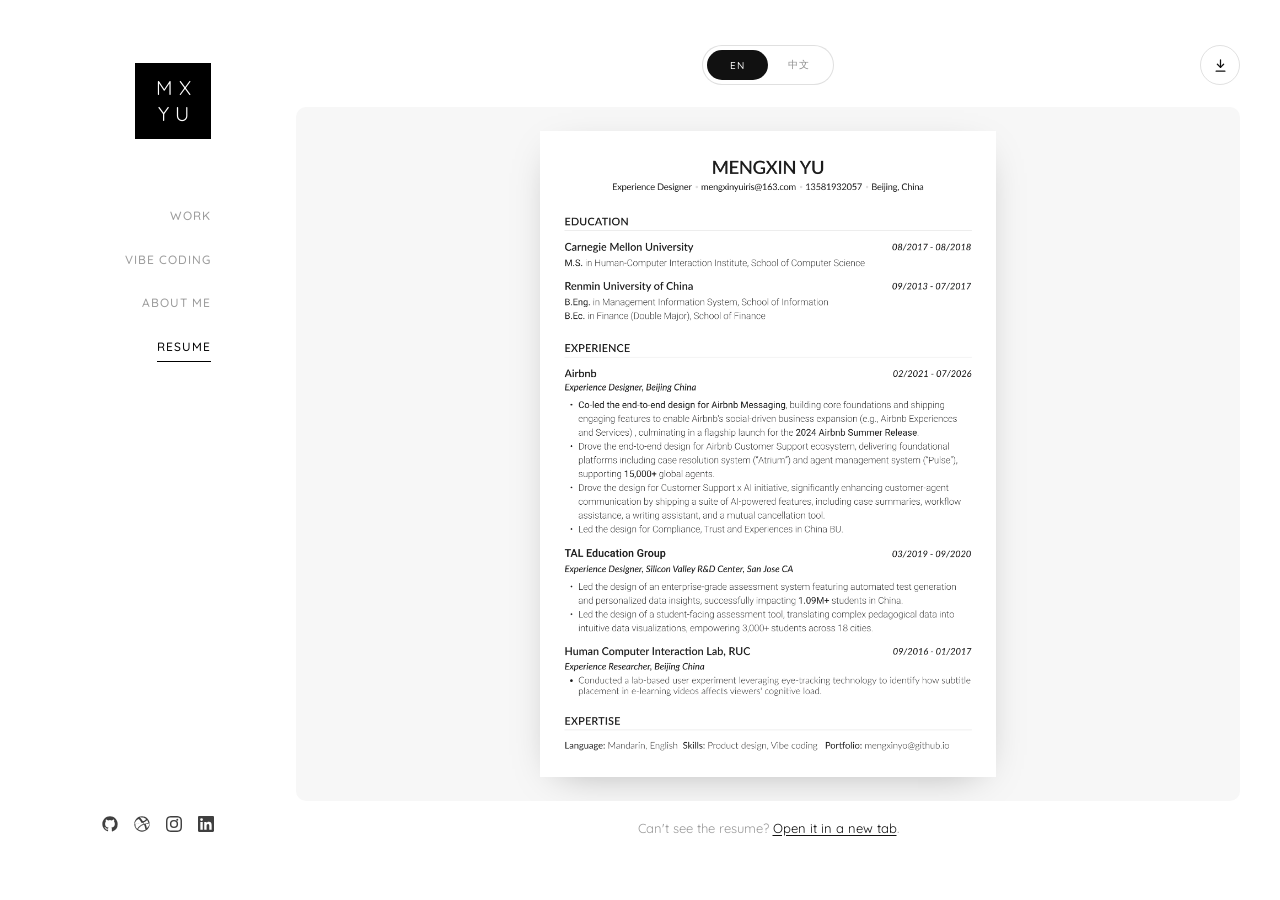
<file: resume.html>
<!DOCTYPE HTML>
<html>
	<head>
	<meta charset="utf-8">
	<meta name="viewport" content="width=device-width, initial-scale=1">
	<title>Resume — Mengxin Yu</title>
	<meta name="description" content="Preview and download Mengxin Yu's resume — English and 中文.">
	<meta name="robots" content="noindex, nofollow">

	<!--
		CRITICAL LOADER STYLES — inlined on purpose.
	
		Every ordinary stylesheet link blocks first paint. When the loader was
		styled by one, the curtain could not appear until the very resources it
		exists to cover had already downloaded — so a slow connection produced a
		long blank white screen and *then* a loading animation, which is exactly
		backwards. Inlining this means the loader paints on the first frame with
		no network dependency at all.
	
		This is only the resting appearance. The exit sequence and reduced-motion
		rules live in assets/css/preloader.css, which loads asynchronously below
		and is always in place long before the curtain lifts.
	-->
	<style>
	.preloader{position:fixed;top:0;left:0;right:0;bottom:0;z-index:9999;display:flex;
	flex-direction:column;align-items:center;justify-content:center;background:#fff;
	opacity:0;visibility:hidden}
	.js-loading .preloader{opacity:1;visibility:visible}
	.preloader__mark{margin-bottom:22px;font-family:"Quicksand",Arial,sans-serif;
	font-size:10px;font-weight:500;letter-spacing:5px;text-transform:uppercase;color:#9a9a9a}
	.preloader__track{position:relative;width:240px;max-width:60vw;height:1px;
	background:rgba(0,0,0,.09);overflow:hidden}
	.preloader__bar{position:absolute;top:0;right:0;bottom:0;left:0;background:#111;
	transform:scaleX(0);transform-origin:center}
	.preloader__sheen{position:absolute;top:0;right:0;bottom:0;left:0;
	background:linear-gradient(90deg,transparent,rgba(0,0,0,.28),transparent);
	transform:translateX(-100%);animation:preSheen 1.6s ease-in-out infinite}
	@keyframes preSheen{to{transform:translateX(100%)}}
	</style>
	<script>
		/* Runs before the body is parsed, so the curtain is visible on the very
		   first frame. Added by JS so a browser without it never sees a curtain
		   it has no way to dismiss. */
		document.documentElement.classList.add('js', 'js-loading');
	</script>

	<link rel="icon" href="assets/images/site/weblogo.png" type="image/png">

	<link rel="preconnect" href="https://fonts.googleapis.com">
	<link rel="preconnect" href="https://fonts.gstatic.com" crossorigin>
	<link href="https://fonts.googleapis.com/css?family=Quicksand:300,400,500,700&display=swap" rel="stylesheet" media="print" onload="this.media='all';this.onload=null">
		<noscript><link href="https://fonts.googleapis.com/css?family=Quicksand:300,400,500,700&display=swap" rel="stylesheet"></noscript>

	<!--
		STYLES — same cleanup as index.html:
		animate.css / icomoon.css / Font Awesome CDN / flexslider.css
		removed (unused or replaced by inline SVG icons below).
	-->
	<link rel="stylesheet" href="assets/css/preloader.css" media="print" onload="this.media='all';this.onload=null">
		<noscript><link rel="stylesheet" href="assets/css/preloader.css"></noscript>
	<link rel="stylesheet" href="assets/css/grid.css" media="print" onload="this.media='all';this.onload=null">
		<noscript><link rel="stylesheet" href="assets/css/grid.css"></noscript>
	<link rel="stylesheet" href="assets/css/animations.css" media="print" onload="this.media='all';this.onload=null">
		<noscript><link rel="stylesheet" href="assets/css/animations.css"></noscript>
	<link rel="stylesheet" href="assets/css/site-nav.css" media="print" onload="this.media='all';this.onload=null">
		<noscript><link rel="stylesheet" href="assets/css/site-nav.css"></noscript>
	<link rel="stylesheet" href="assets/css/resume.css" media="print" onload="this.media='all';this.onload=null">
		<noscript><link rel="stylesheet" href="assets/css/resume.css"></noscript>

	<script src="assets/js/preloader.js" defer></script>
</head>
	<body>
	<!-- Site-wide loading animation. Styles: assets/css/preloader.css
	     Behaviour: assets/js/preloader.js -->
	<div class="preloader" role="status" aria-label="Loading">
		<span class="preloader__mark">Mengxin Yu</span>
		<div class="preloader__track">
			<div class="preloader__bar"></div>
			<div class="preloader__sheen"></div>
		</div>
	</div>

	<div id="colorlib-page">

		<!-- ============ MOBILE TOP BAR ============
			Identical to index.html. Below 768px it holds the hamburger and
			the sidebar drops down beneath it. -->
		<div class="site-bar">
			<a class="site-bar__logo" href="index.html"><span>MX</span><span>Yu</span></a>
			<button type="button" class="js-colorlib-nav-toggle colorlib-nav-toggle"
			        aria-label="Toggle menu" aria-expanded="false" aria-controls="colorlib-aside"><i></i></button>
		</div>

		<aside id="colorlib-aside" role="complementary" class="js-fullheight">
			<h1 id="colorlib-logo"><a href="index.html"><span>MX</span><span>Yu</span></a></h1>
			<nav id="colorlib-main-menu" role="navigation">
				<ul>
					<li><a href="index.html">Work</a></li>
					<li><a href="vibe-coding.html">Vibe Coding</a></li>
					<li><a href="about.html">About Me</a></li>
					<li class="colorlib-active"><a href="resume.html">Resume</a></li>
					
					
				</ul>
			</nav>

			<div class="colorlib-footer">
				<ul>
					<li><a href="https://github.com/MengxinYo" target="_blank" rel="noopener" aria-label="GitHub">
						<svg viewBox="0 0 24 24" width="16" height="16" fill="currentColor" aria-hidden="true"><path d="M12 .5C5.65.5.5 5.65.5 12c0 5.1 3.29 9.42 7.86 10.96.57.1.78-.25.78-.55 0-.27-.01-1.15-.02-2.09-3.2.7-3.88-1.36-3.88-1.36-.52-1.33-1.28-1.69-1.28-1.69-1.04-.71.08-.7.08-.7 1.15.08 1.76 1.18 1.76 1.18 1.03 1.75 2.7 1.25 3.36.96.1-.74.4-1.25.73-1.54-2.55-.29-5.24-1.28-5.24-5.68 0-1.25.45-2.28 1.18-3.08-.12-.29-.51-1.45.11-3.02 0 0 .96-.31 3.15 1.18a10.9 10.9 0 0 1 5.73 0c2.18-1.49 3.15-1.18 3.15-1.18.62 1.57.23 2.73.11 3.02.73.8 1.18 1.83 1.18 3.08 0 4.41-2.7 5.38-5.27 5.67.42.36.78 1.07.78 2.16 0 1.56-.01 2.82-.01 3.2 0 .3.2.66.79.55A11.5 11.5 0 0 0 23.5 12C23.5 5.65 18.35.5 12 .5Z"/></svg>
					</a></li>
					<li><a href="https://dribbble.com/mengxinyuu" target="_blank" rel="noopener" aria-label="Dribbble">
						<svg viewBox="0 0 24 24" width="16" height="16" fill="currentColor" aria-hidden="true"><path d="M12 .5C5.65.5.5 5.65.5 12S5.65 23.5 12 23.5 23.5 18.35 23.5 12 18.35.5 12 .5Zm7.6 5.44a10 10 0 0 1 2.2 6.14c-.32-.07-3.5-.71-6.72-.31-.07-.16-.13-.33-.2-.5-.2-.47-.42-.95-.65-1.4 3.55-1.45 5.16-3.5 5.37-3.93ZM12 2.1c2.4 0 4.6.87 6.3 2.31-.18.26-1.6 2.2-5.03 3.5C11.7 5.2 10 3 8.9 1.8A9.9 9.9 0 0 1 12 2.1Zm-4.7 2.5c1.06 1.15 2.7 3.3 4.2 5.94-5.3 1.4-9.98 1.38-10.47 1.38A10 10 0 0 1 7.3 4.6ZM2 12v-.3c.45 0 5.9.08 11.55-1.6.32.63.62 1.27.9 1.9-.16.05-.32.1-.47.16-5.85 1.9-8.96 7.06-9.22 7.5A9.9 9.9 0 0 1 2 12Zm10 9.9a9.9 9.9 0 0 1-6-2c.2-.42 2.6-5.03 9.03-7.3.02 0 .03-.01.05-.02 1.5 3.9 2.1 7.17 2.27 8.14A9.9 9.9 0 0 1 12 21.9Zm7.3-3.4c-.13-.8-.68-3.85-2.1-7.6 3.05-.48 5.72.31 6.05.42a10 10 0 0 1-3.95 7.18Z"/></svg>
					</a></li>
					<li><a href="https://www.instagram.com/mengxinyuu/" target="_blank" rel="noopener" aria-label="Instagram">
						<svg viewBox="0 0 24 24" width="16" height="16" fill="currentColor" aria-hidden="true"><path d="M12 2.16c3.2 0 3.58.01 4.85.07 1.17.05 1.8.25 2.23.41.56.22.96.48 1.38.9.42.42.68.82.9 1.38.16.42.36 1.06.41 2.23.06 1.27.07 1.65.07 4.85s-.01 3.58-.07 4.85c-.05 1.17-.25 1.8-.41 2.23-.22.56-.48.96-.9 1.38-.42.42-.82.68-1.38.9-.42.16-1.06.36-2.23.41-1.27.06-1.65.07-4.85.07s-3.58-.01-4.85-.07c-1.17-.05-1.8-.25-2.23-.41a3.7 3.7 0 0 1-1.38-.9 3.7 3.7 0 0 1-.9-1.38c-.16-.42-.36-1.06-.41-2.23-.06-1.27-.07-1.65-.07-4.85s.01-3.58.07-4.85c.05-1.17.25-1.8.41-2.23.22-.56.48-.96.9-1.38.42-.42.82-.68 1.38-.9.42-.16 1.06-.36 2.23-.41 1.27-.06 1.65-.07 4.85-.07ZM12 0C8.74 0 8.33.01 7.05.07 5.78.13 4.9.33 4.14.63c-.79.3-1.46.72-2.13 1.38A5.9 5.9 0 0 0 .63 4.14c-.3.76-.5 1.64-.56 2.91C.01 8.33 0 8.74 0 12s.01 3.67.07 4.95c.06 1.27.26 2.15.56 2.91.3.79.72 1.46 1.38 2.13.66.66 1.34 1.08 2.13 1.38.76.3 1.64.5 2.91.56C8.33 23.99 8.74 24 12 24s3.67-.01 4.95-.07c1.27-.06 2.15-.26 2.91-.56.79-.3 1.46-.72 2.13-1.38.66-.66 1.08-1.34 1.38-2.13.3-.76.5-1.64.56-2.91.06-1.28.07-1.69.07-4.95s-.01-3.67-.07-4.95c-.06-1.27-.26-2.15-.56-2.91a5.9 5.9 0 0 0-1.38-2.13A5.9 5.9 0 0 0 19.86.63c-.76-.3-1.64-.5-2.91-.56C15.67.01 15.26 0 12 0Zm0 5.84A6.16 6.16 0 1 0 18.16 12 6.16 6.16 0 0 0 12 5.84Zm0 10.16A4 4 0 1 1 16 12a4 4 0 0 1-4 4Zm6.41-10.4a1.44 1.44 0 1 1-1.44-1.44 1.44 1.44 0 0 1 1.44 1.44Z"/></svg>
					</a></li>
					<li><a href="https://www.linkedin.com/in/mengxin-yu-1733b415a/" target="_blank" rel="noopener" aria-label="LinkedIn">
						<svg viewBox="0 0 24 24" width="16" height="16" fill="currentColor" aria-hidden="true"><path d="M22.23 0H1.77C.79 0 0 .77 0 1.73v20.54C0 23.23.79 24 1.77 24h20.46c.98 0 1.77-.77 1.77-1.73V1.73C24 .77 23.21 0 22.23 0ZM7.12 20.45H3.56V9h3.56ZM5.34 7.43a2.06 2.06 0 1 1 0-4.12 2.06 2.06 0 0 1 0 4.12ZM20.45 20.45h-3.55v-5.57c0-1.33-.02-3.04-1.85-3.04-1.86 0-2.14 1.45-2.14 2.94v5.67H9.36V9h3.4v1.56h.05c.48-.9 1.64-1.85 3.38-1.85 3.6 0 4.26 2.37 4.26 5.46Z"/></svg>
					</a></li>
				</ul>
			</div>

		</aside>

		<div id="colorlib-main">
			<div class="colorlib-resume">

				<!-- toolbar: language toggle centred, download to the right -->
				<div class="resume-toolbar">
					<div class="resume-toggle" role="tablist" aria-label="Resume language" data-lang="en">
						<span class="resume-toggle__thumb" aria-hidden="true"></span>
						<button type="button" class="resume-toggle__btn is-active" role="tab"
						        aria-selected="true" data-lang="en">EN</button>
						<button type="button" class="resume-toggle__btn" role="tab"
						        aria-selected="false" data-lang="ch">中文</button>
					</div>

					<a class="resume-download" id="resumeDownload"
					   href="assets/cv/CV_En.pdf" download="Mengxin-Yu-CV.pdf" aria-label="Download resume">
						<svg viewBox="0 0 24 24" width="15" height="15" fill="none" stroke="currentColor" stroke-width="2" stroke-linecap="round" stroke-linejoin="round" aria-hidden="true"><path d="M12 3v12"/><path d="m7 10 5 5 5-5"/><path d="M5 21h14"/></svg>
					</a>
				</div>

				<!-- viewer: the CV is shown as a rendered page image, not an
				     embedded PDF viewer. The browser's native PDF viewer forces its
				     own dark chrome and toolbar (can't be recoloured to #F7F7F7)
				     and fires its load event unreliably over file://. A plain <img>
				     lays flat, fills the panel, and has a dependable load event the
				     preloader already waits on. Download still serves the real PDF. -->
				<div class="resume-viewer">
					<p class="resume-viewer__hint" aria-hidden="true">Loading resume…</p>
					<img class="resume-frame" id="resumeImg" alt="Mengxin Yu — resume"
					     src="assets/cv/CV_En.png" decoding="async">
				</div>

				<p class="resume-fallback">
					Can't see the resume?
					<a id="resumeFallbackLink" href="assets/cv/CV_En.pdf" target="_blank" rel="noopener">Open it in a new tab</a>.
				</p>

			</div>
      </div><!-- /#colorlib-main -->
    </div><!-- /#colorlib-page -->

	<!--
		SCRIPTS — same cleanup as index.html: deferred, and
		flexslider/sticky-kit dropped as unused on this page.
	-->
	<script src="assets/js/site.js" defer></script>
	<script src="assets/js/resume.js" defer></script>

	</body>
</html>
</file>
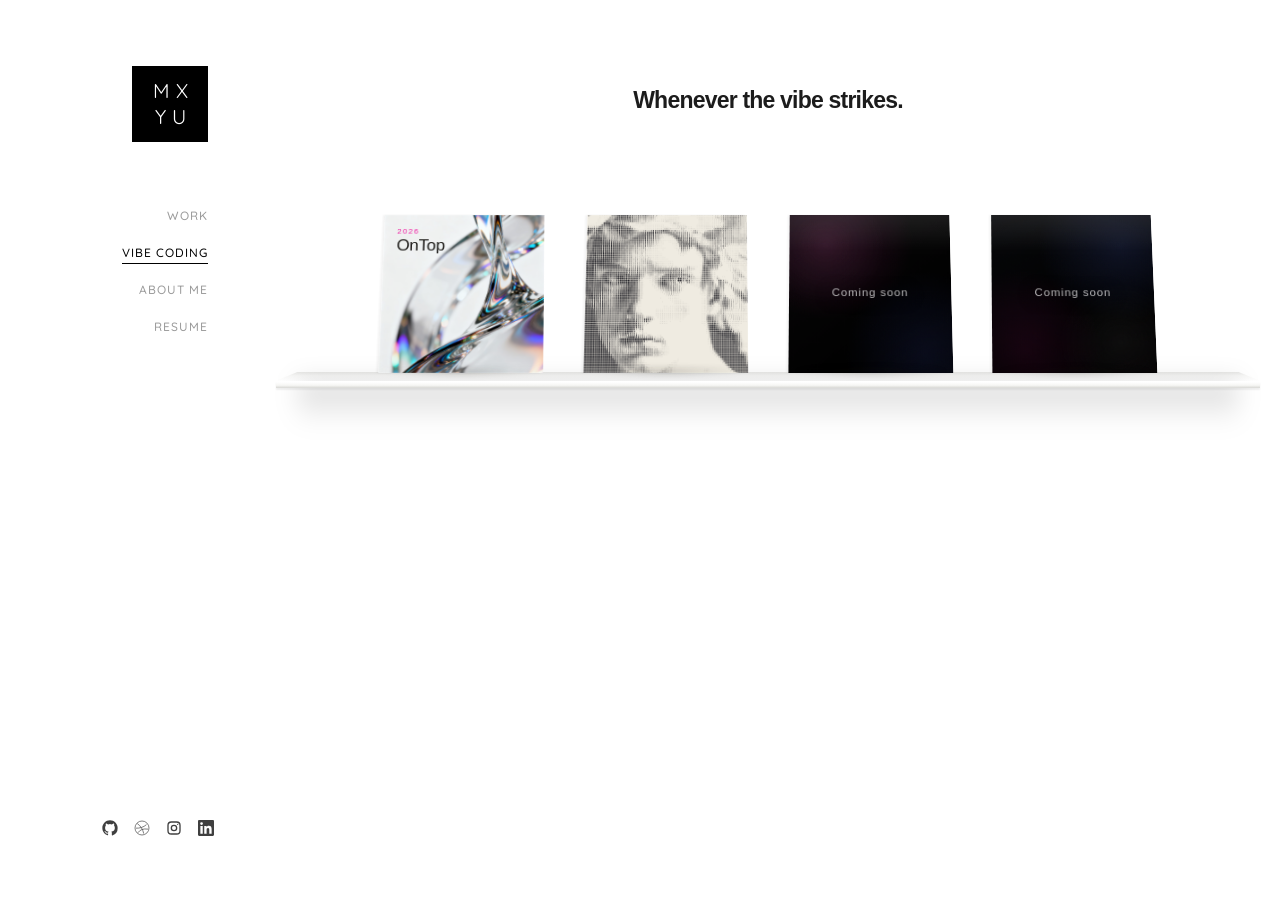
<file: vibe-coding.html>
<!DOCTYPE HTML>
<html lang="en">
<head>
	<meta charset="utf-8">
	<meta name="viewport" content="width=device-width, initial-scale=1">
	<title>Vibe Coding — Mengxin Yu</title>
	<meta name="description" content="Vibe coding experiments by Mengxin Yu.">
	<meta name="robots" content="noindex, nofollow">
	<link rel="icon" href="assets/images/site/weblogo.png" type="image/png">
	<link rel="preconnect" href="https://fonts.googleapis.com">
	<link rel="preconnect" href="https://fonts.gstatic.com" crossorigin>
	<link href="https://fonts.googleapis.com/css?family=Quicksand:300,400,500,700&display=swap" rel="stylesheet">
	<link rel="stylesheet" href="assets/css/site-nav.css">
	<link rel="stylesheet" href="assets/css/vibe-coding.css">
	<link rel="stylesheet" href="assets/css/editions.css">
	<link href="https://fonts.googleapis.com/css2?family=Nunito+Sans:wght@400;600&display=swap" rel="stylesheet">
	<link rel="stylesheet" href="assets/css/edition-detail.css">
	<script>document.documentElement.classList.add('js');</script>
</head>
<body>
	<div id="colorlib-page">
		<div class="site-bar">
			<a class="site-bar__logo" href="index.html"><span>MX</span><span>Yu</span></a>
			<button type="button" class="js-colorlib-nav-toggle colorlib-nav-toggle" aria-label="Toggle menu" aria-expanded="false" aria-controls="colorlib-aside"><i></i></button>
		</div>

		<aside id="colorlib-aside" role="complementary" class="js-fullheight">
			<h1 id="colorlib-logo"><a href="index.html"><span>MX</span><span>Yu</span></a></h1>
			<nav id="colorlib-main-menu" role="navigation">
				<ul>
					<li><a href="index.html">Work</a></li>
					<li class="colorlib-active"><a href="vibe-coding.html" aria-current="page">Vibe Coding</a></li>
					<li><a href="about.html">About Me</a></li>
					<li><a href="resume.html">Resume</a></li>
				</ul>
			</nav>

			<div class="colorlib-footer">
				<ul>
					<li><a href="https://github.com/MengxinYo" target="_blank" rel="noopener" aria-label="GitHub"><svg viewBox="0 0 24 24" width="16" height="16" fill="currentColor" aria-hidden="true"><path d="M12 .5C5.65.5.5 5.65.5 12c0 5.1 3.29 9.42 7.86 10.96.57.1.78-.25.78-.55 0-.27-.01-1.15-.02-2.09-3.2.7-3.88-1.36-3.88-1.36-.52-1.33-1.28-1.69-1.28-1.69-1.04-.71.08-.7.08-.7 1.15.08 1.76 1.18 1.76 1.18 1.03 1.75 2.7 1.25 3.36.96.1-.74.4-1.25.73-1.54-2.55-.29-5.24-1.28-5.24-5.68 0-1.25.45-2.28 1.18-3.08-.12-.29-.51-1.45.11-3.02 0 0 .96-.31 3.15 1.18a10.9 10.9 0 0 1 5.73 0c2.18-1.49 3.15-1.18 3.15-1.18.62 1.57.23 2.73.11 3.02.73.8 1.18 1.83 1.18 3.08 0 4.41-2.7 5.38-5.27 5.67.42.36.78 1.07.78 2.16 0 1.56-.01 2.82-.01 3.2 0 .3.2.66.79.55A11.5 11.5 0 0 0 23.5 12C23.5 5.65 18.35.5 12 .5Z"/></svg></a></li>
					<li><a href="https://dribbble.com/mengxinyuu" target="_blank" rel="noopener" aria-label="Dribbble"><svg viewBox="0 0 24 24" width="16" height="16" fill="currentColor" aria-hidden="true"><circle cx="12" cy="12" r="10.5" fill="none" stroke="currentColor"/><path d="M5 5.5c5 3.2 8.1 8.4 9.7 15M3 12.3c5.5.2 11.3-1.5 15.7-5.3M6 19c2.9-4.2 7.7-6.5 15-5.3" fill="none" stroke="currentColor"/></svg></a></li>
					<li><a href="https://www.instagram.com/mengxinyuu/" target="_blank" rel="noopener" aria-label="Instagram"><svg viewBox="0 0 24 24" width="16" height="16" fill="none" stroke="currentColor" stroke-width="2" aria-hidden="true"><rect x="3" y="3" width="18" height="18" rx="5"/><circle cx="12" cy="12" r="4"/><circle cx="17.5" cy="6.5" r="1" fill="currentColor" stroke="none"/></svg></a></li>
					<li><a href="https://www.linkedin.com/in/mengxin-yu-1733b415a/" target="_blank" rel="noopener" aria-label="LinkedIn"><svg viewBox="0 0 24 24" width="16" height="16" fill="currentColor" aria-hidden="true"><path d="M22.23 0H1.77C.79 0 0 .77 0 1.73v20.54C0 23.23.79 24 1.77 24h20.46c.98 0 1.77-.77 1.77-1.73V1.73C24 .77 23.21 0 22.23 0ZM7.12 20.45H3.56V9h3.56ZM5.34 7.43a2.06 2.06 0 1 1 0-4.12 2.06 2.06 0 0 1 0 4.12ZM20.45 20.45h-3.55v-5.57c0-1.33-.02-3.04-1.85-3.04-1.86 0-2.14 1.45-2.14 2.94v5.67H9.36V9h3.4v1.56h.05c.48-.9 1.64-1.85 3.38-1.85 3.6 0 4.26 2.37 4.26 5.46Z"/></svg></a></li>
				</ul>
			</div>
		</aside>

		<div id="colorlib-main" class="vibe-main">
			<section class="ed-stage ed-stage--single-row" aria-label="Shopify Editions interactive recreation">
				<a class="ed-skip" href="#gallery">Skip to albums</a>
				<header class="ed-hero">
					<h2 class="ed-hero__title"><span>Whenever the vibe strikes.</span></h2>
				</header>

				<div class="ed-gallery" id="gallery" aria-label="Shopify Editions">
					<div class="ed-scene">
						<div class="ed-board ed-board--upper" aria-hidden="true"><span></span></div>
						<div class="ed-board ed-board--lower" aria-hidden="true"><span></span></div>
						<div class="ed-shelf" aria-hidden="true"><span class="ed-shelf__lip"></span></div>
						<div class="ed-gallery__viewport" data-viewport tabindex="0" role="group" aria-label="Album shelf, drag or use arrow keys to browse">
							<div class="ed-rack" data-rack>
								<article class="ed-album" data-album style="--i:0; --tint-a:#f7f7f5; --tint-b:#eceeed; --orb:#EF21A3; --orb-x:30%; --orb-y:26%;" data-text="dark">
									<div class="ed-album__drop" aria-hidden="true"></div><div class="ed-album__mirror" aria-hidden="true"></div><div class="ed-album__contact" aria-hidden="true"></div>
									<div class="ed-album__floater"><button class="ed-album__cover" type="button" aria-expanded="false" aria-label="2026 — OnTop"><span class="ed-album__art ed-album__art--ontop"><span class="ed-album__layer ed-album__layer--wash"></span><span class="ed-album__layer ed-album__layer--orb"></span><span class="ed-album__layer ed-album__layer--grain"></span><span class="ed-album__layer ed-album__layer--vignette"></span><span class="ed-album__layer ed-album__layer--text"><span class="ed-album__season">2026</span><span class="ed-album__name">OnTop</span></span><span class="ed-album__sheen"></span></span></button><div class="ed-album__actions"><span class="ed-album__btn">Open</span><span class="ed-album__btn ed-album__btn--ghost">Details</span></div></div>
								</article>

								<article class="ed-album" data-album style="--i:1; --tint-a:#efece2; --tint-b:#e2ddcf; --orb:#f3efe4; --orb-x:73%; --orb-y:18%;">
									<div class="ed-album__drop" aria-hidden="true"></div><div class="ed-album__mirror" aria-hidden="true"></div><div class="ed-album__contact" aria-hidden="true"></div>
									<div class="ed-album__floater"><button class="ed-album__cover" type="button" aria-expanded="false" aria-label="2026 — Grainroom"><span class="ed-album__art ed-album__art--grainroom"><span class="ed-album__layer ed-album__layer--wash"></span><span class="ed-album__layer ed-album__layer--orb"></span><span class="ed-album__layer ed-album__layer--grain"></span><span class="ed-album__layer ed-album__layer--vignette"></span><span class="ed-album__layer ed-album__layer--text"><span class="ed-album__season">2026</span><span class="ed-album__name">Grainroom</span></span><span class="ed-album__sheen"></span></span></button><div class="ed-album__actions"><span class="ed-album__btn">Open</span><span class="ed-album__btn ed-album__btn--ghost">Details</span></div></div>
								</article>

								<article class="ed-album ed-album--coming-soon" data-album data-coming-soon style="--i:2; --orb-x:30%; --orb-y:28%;">
									<div class="ed-album__drop" aria-hidden="true"></div><div class="ed-album__mirror" aria-hidden="true"></div><div class="ed-album__contact" aria-hidden="true"></div>
									<div class="ed-album__floater"><button class="ed-album__cover" type="button" aria-label="Coming soon" disabled><span class="ed-album__art"><span class="ed-album__layer ed-album__layer--wash"></span><span class="ed-album__layer ed-album__layer--orb"></span><span class="ed-album__layer ed-album__layer--grain"></span><span class="ed-album__layer ed-album__layer--vignette"></span><span class="ed-album__layer ed-album__layer--text"><span class="ed-album__name">Coming soon</span></span><span class="ed-album__sheen"></span></span></button></div>
								</article>

								<article class="ed-album ed-album--coming-soon ed-album--coming-soon-alt" data-album data-coming-soon style="--i:3; --orb-x:70%; --orb-y:72%;">
									<div class="ed-album__drop" aria-hidden="true"></div><div class="ed-album__mirror" aria-hidden="true"></div><div class="ed-album__contact" aria-hidden="true"></div>
									<div class="ed-album__floater"><button class="ed-album__cover" type="button" aria-label="Coming soon" disabled><span class="ed-album__art"><span class="ed-album__layer ed-album__layer--wash"></span><span class="ed-album__layer ed-album__layer--orb"></span><span class="ed-album__layer ed-album__layer--grain"></span><span class="ed-album__layer ed-album__layer--vignette"></span><span class="ed-album__layer ed-album__layer--text"><span class="ed-album__name">Coming soon</span></span><span class="ed-album__sheen"></span></span></button></div>
								</article>

								<article class="ed-album" data-album style="--i:4; --tint-a:#12626a; --tint-b:#55b5ad; --orb:#8ee9df; --orb-x:29%; --orb-y:75%;">
									<div class="ed-album__drop" aria-hidden="true"></div><div class="ed-album__mirror" aria-hidden="true"></div><div class="ed-album__contact" aria-hidden="true"></div>
									<div class="ed-album__floater"><button class="ed-album__cover" type="button" aria-expanded="false" aria-label="Summer 2024 edition — Unified"><span class="ed-album__art"><span class="ed-album__layer ed-album__layer--wash"></span><span class="ed-album__layer ed-album__layer--orb"></span><span class="ed-album__layer ed-album__layer--grain"></span><span class="ed-album__layer ed-album__layer--vignette"></span><span class="ed-album__layer ed-album__layer--text"><span class="ed-album__season">Summer 2024</span><span class="ed-album__name">Unified</span></span><span class="ed-album__sheen"></span></span></button><div class="ed-album__actions"><span class="ed-album__btn">Open</span><span class="ed-album__btn ed-album__btn--ghost">Details</span></div></div>
								</article>

								<article class="ed-album" data-album style="--i:5; --tint-a:#5d4a3c; --tint-b:#b18959; --orb:#ffe0a2; --orb-x:66%; --orb-y:19%;">
									<div class="ed-album__drop" aria-hidden="true"></div><div class="ed-album__mirror" aria-hidden="true"></div><div class="ed-album__contact" aria-hidden="true"></div>
									<div class="ed-album__floater"><button class="ed-album__cover" type="button" aria-expanded="false" aria-label="Winter 2024 edition — Foundations"><span class="ed-album__art"><span class="ed-album__layer ed-album__layer--wash"></span><span class="ed-album__layer ed-album__layer--orb"></span><span class="ed-album__layer ed-album__layer--grain"></span><span class="ed-album__layer ed-album__layer--vignette"></span><span class="ed-album__layer ed-album__layer--text"><span class="ed-album__season">Winter 2024</span><span class="ed-album__name">Foundations</span></span><span class="ed-album__sheen"></span></span></button><div class="ed-album__actions"><span class="ed-album__btn">Open</span><span class="ed-album__btn ed-album__btn--ghost">Details</span></div></div>
								</article>

								<article class="ed-album" data-album style="--i:6; --tint-a:#714b80; --tint-b:#b94366; --orb:#f3a0df; --orb-x:27%; --orb-y:26%;">
									<div class="ed-album__drop" aria-hidden="true"></div><div class="ed-album__mirror" aria-hidden="true"></div><div class="ed-album__contact" aria-hidden="true"></div>
									<div class="ed-album__floater"><button class="ed-album__cover" type="button" aria-expanded="false" aria-label="Summer 2023 edition — Imagine My Business"><span class="ed-album__art"><span class="ed-album__layer ed-album__layer--wash"></span><span class="ed-album__layer ed-album__layer--orb"></span><span class="ed-album__layer ed-album__layer--grain"></span><span class="ed-album__layer ed-album__layer--vignette"></span><span class="ed-album__layer ed-album__layer--text"><span class="ed-album__season">Summer 2023</span><span class="ed-album__name">Imagine<br>My Business</span></span><span class="ed-album__sheen"></span></span></button><div class="ed-album__actions"><span class="ed-album__btn">Open</span><span class="ed-album__btn ed-album__btn--ghost">Details</span></div></div>
								</article>

								<article class="ed-album" data-album style="--i:7; --tint-a:#374b35; --tint-b:#7b7748; --orb:#ddd38f; --orb-x:68%; --orb-y:73%;">
									<div class="ed-album__drop" aria-hidden="true"></div><div class="ed-album__mirror" aria-hidden="true"></div><div class="ed-album__contact" aria-hidden="true"></div>
									<div class="ed-album__floater"><button class="ed-album__cover" type="button" aria-expanded="false" aria-label="Winter 2023 edition — Built to Last"><span class="ed-album__art"><span class="ed-album__layer ed-album__layer--wash"></span><span class="ed-album__layer ed-album__layer--orb"></span><span class="ed-album__layer ed-album__layer--grain"></span><span class="ed-album__layer ed-album__layer--vignette"></span><span class="ed-album__layer ed-album__layer--text"><span class="ed-album__season">Winter 2023</span><span class="ed-album__name">Built<br>to Last</span></span><span class="ed-album__sheen"></span></span></button><div class="ed-album__actions"><span class="ed-album__btn">Open</span><span class="ed-album__btn ed-album__btn--ghost">Details</span></div></div>
								</article>

								<article class="ed-album" data-album style="--i:8; --tint-a:#c9503b; --tint-b:#e9a058; --orb:#ffd2ab; --orb-x:69%; --orb-y:22%;">
									<div class="ed-album__drop" aria-hidden="true"></div><div class="ed-album__mirror" aria-hidden="true"></div><div class="ed-album__contact" aria-hidden="true"></div>
									<div class="ed-album__floater"><button class="ed-album__cover" type="button" aria-expanded="false" aria-label="Summer 2022 edition — Connect to Consumer"><span class="ed-album__art"><span class="ed-album__layer ed-album__layer--wash"></span><span class="ed-album__layer ed-album__layer--orb"></span><span class="ed-album__layer ed-album__layer--grain"></span><span class="ed-album__layer ed-album__layer--vignette"></span><span class="ed-album__layer ed-album__layer--text"><span class="ed-album__season">Summer 2022</span><span class="ed-album__name">Connect<br>to Consumer</span></span><span class="ed-album__sheen"></span></span></button><div class="ed-album__actions"><span class="ed-album__btn">Open</span><span class="ed-album__btn ed-album__btn--ghost">Details</span></div></div>
								</article>
							</div>
						</div>
						<p class="ed-hint" data-hint>Hover an album to open it — drag to browse the shelf</p>
					</div>
				</div>
			</section>
		</div>
	</div>
	<script src="assets/js/site.js" defer></script>
	<script src="assets/js/editions.js" defer></script>
	<dialog class="edition-detail" aria-labelledby="edition-detail-title">
		<button class="edition-detail__back" type="button" aria-label="Back to shelf"><span aria-hidden="true">←</span> Back to shelf</button>
		<div class="edition-detail__layout">
			<div class="edition-detail__visual">
				<div class="edition-detail__cover" aria-hidden="true"></div>
				<a class="edition-detail__repo" data-detail-repo target="_blank" rel="noopener" hidden>
					<svg class="edition-detail__repo-mark" viewBox="0 0 24 24" width="20" height="20" fill="currentColor" aria-hidden="true"><path d="M12 .5C5.65.5.5 5.65.5 12c0 5.1 3.29 9.42 7.86 10.96.57.1.78-.25.78-.55 0-.27-.01-1.15-.02-2.09-3.2.7-3.88-1.36-3.88-1.36-.52-1.33-1.28-1.69-1.28-1.69-1.04-.71.08-.7.08-.7 1.15.08 1.76 1.18 1.76 1.18 1.03 1.75 2.7 1.25 3.36.96.1-.74.4-1.25.73-1.54-2.55-.29-5.24-1.28-5.24-5.68 0-1.25.45-2.28 1.18-3.08-.12-.29-.51-1.45.11-3.02 0 0 .96-.31 3.15 1.18a10.9 10.9 0 0 1 5.73 0c2.18-1.49 3.15-1.18 3.15-1.18.62 1.57.23 2.73.11 3.02.73.8 1.18 1.83 1.18 3.08 0 4.41-2.7 5.38-5.27 5.67.42.36.78 1.07.78 2.16 0 1.56-.01 2.82-.01 3.2 0 .3.2.66.79.55A11.5 11.5 0 0 0 23.5 12C23.5 5.65 18.35.5 12 .5Z"/></svg>
					<span class="edition-detail__repo-text">
						<span class="edition-detail__repo-label">View on GitHub</span>
						<span class="edition-detail__repo-path" data-detail-repo-path></span>
					</span>
					<span class="edition-detail__repo-arrow" aria-hidden="true">→</span>
				</a>
			</div>
			<article class="edition-detail__text" tabindex="0" aria-label="Project details">
				<p class="edition-detail__eyebrow"><span class="edition-detail__kicker" id="edition-detail-title" data-detail-kicker></span> <span data-detail-season></span></p>
				<p class="edition-detail__intro" data-detail-intro></p>
				<div class="edition-detail__sections">
					<section><h2>Overview</h2><p>This is a space for the project’s story: the idea it began with, the people it is designed for, and the experience it aims to create.</p></section>
					<section><h2>The idea</h2><p>Introduce the opportunity behind the project. What sparked the idea? What should someone feel, understand, or be able to do when they use it?</p></section>
					<section><h2>Design & interaction</h2><p>Describe the key design decisions here, from the visual language and layout to the details of movement and interaction.</p><p>This section can include sketches, explorations, and the moments that shaped the final direction.</p></section>
					<section><h2>What I learned</h2><p>Share the outcome of the experiment, the decisions that made a difference, and what you would explore next.</p></section>
					<p class="edition-detail__note">Project story coming soon.</p>
				</div>
			</article>
		</div>
		<div class="edition-detail__embed" aria-label="Grainroom interactive project">
			<iframe src="projects/grainroom/index.html" title="Grainroom — Digital Texture Studio" loading="lazy"></iframe>
		</div>
	</dialog>
	<script src="assets/js/edition-detail.js" defer></script>
</body>
</html>
</file>
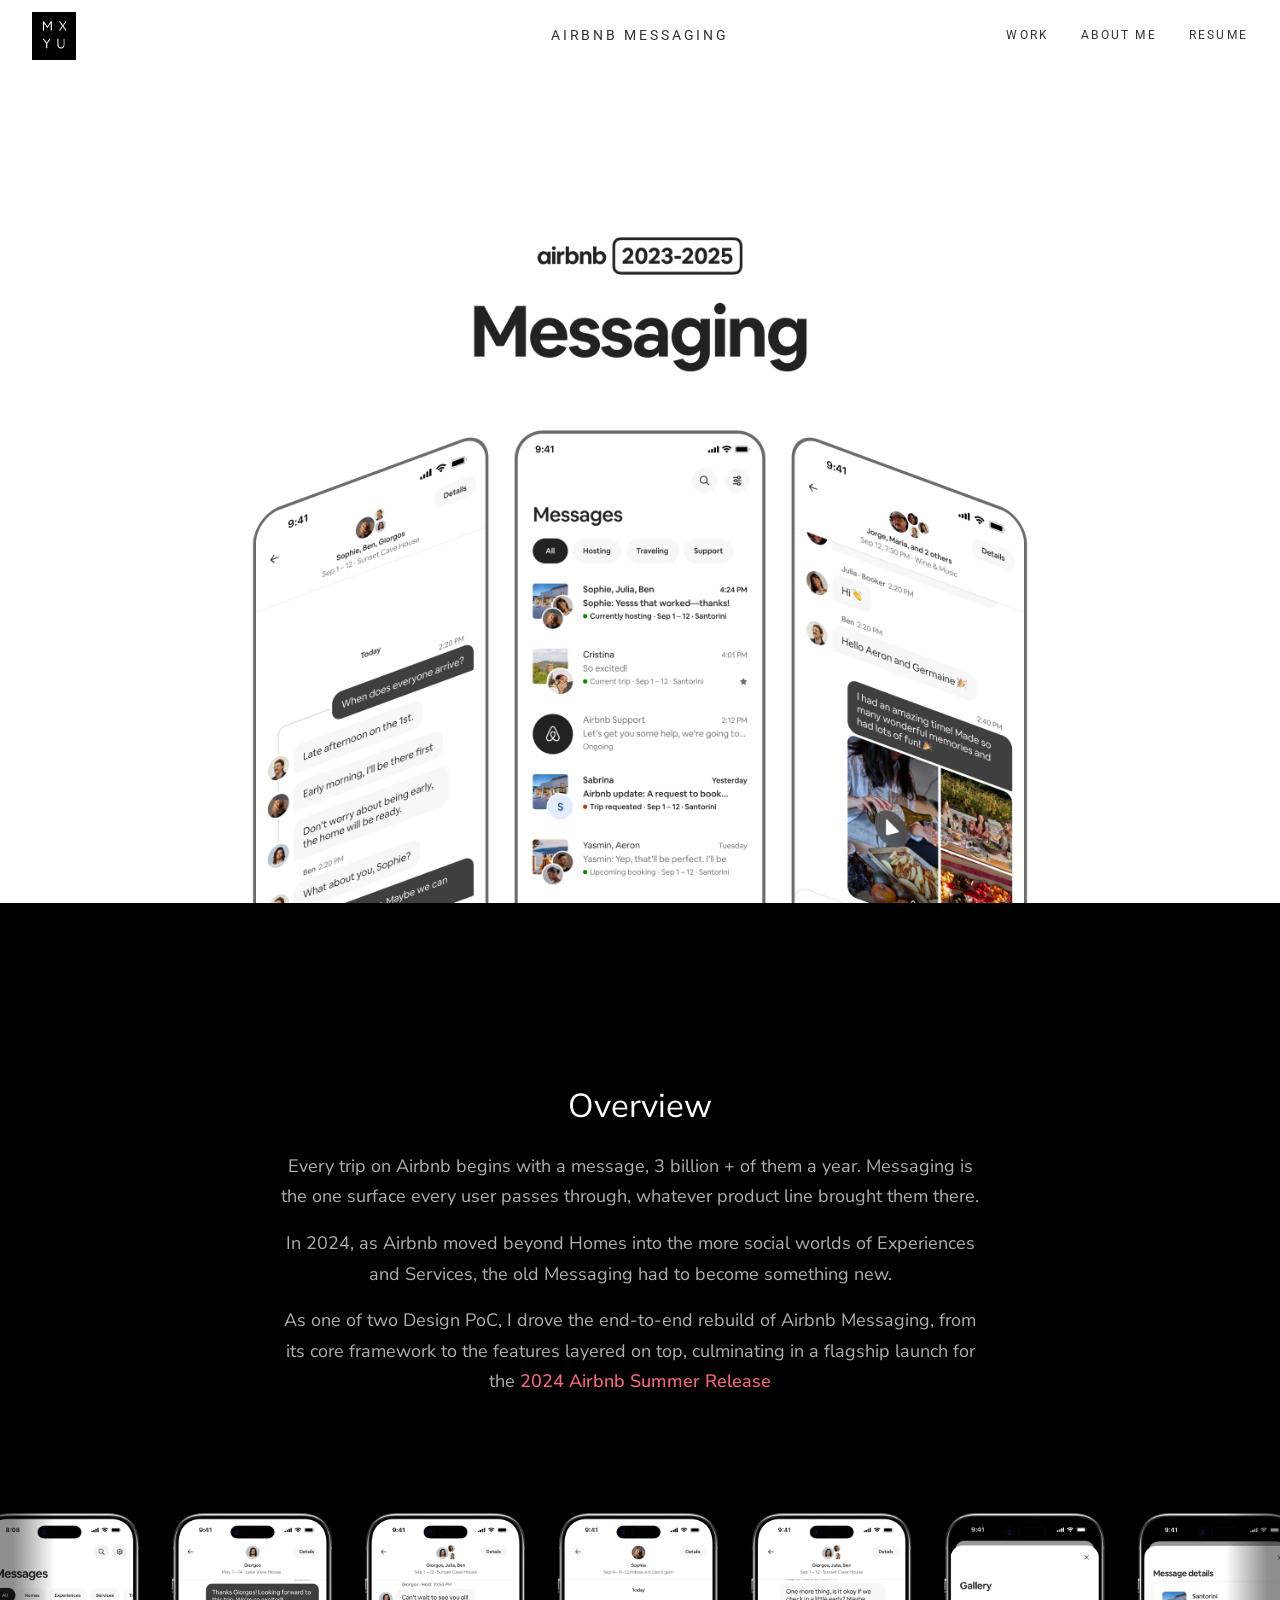
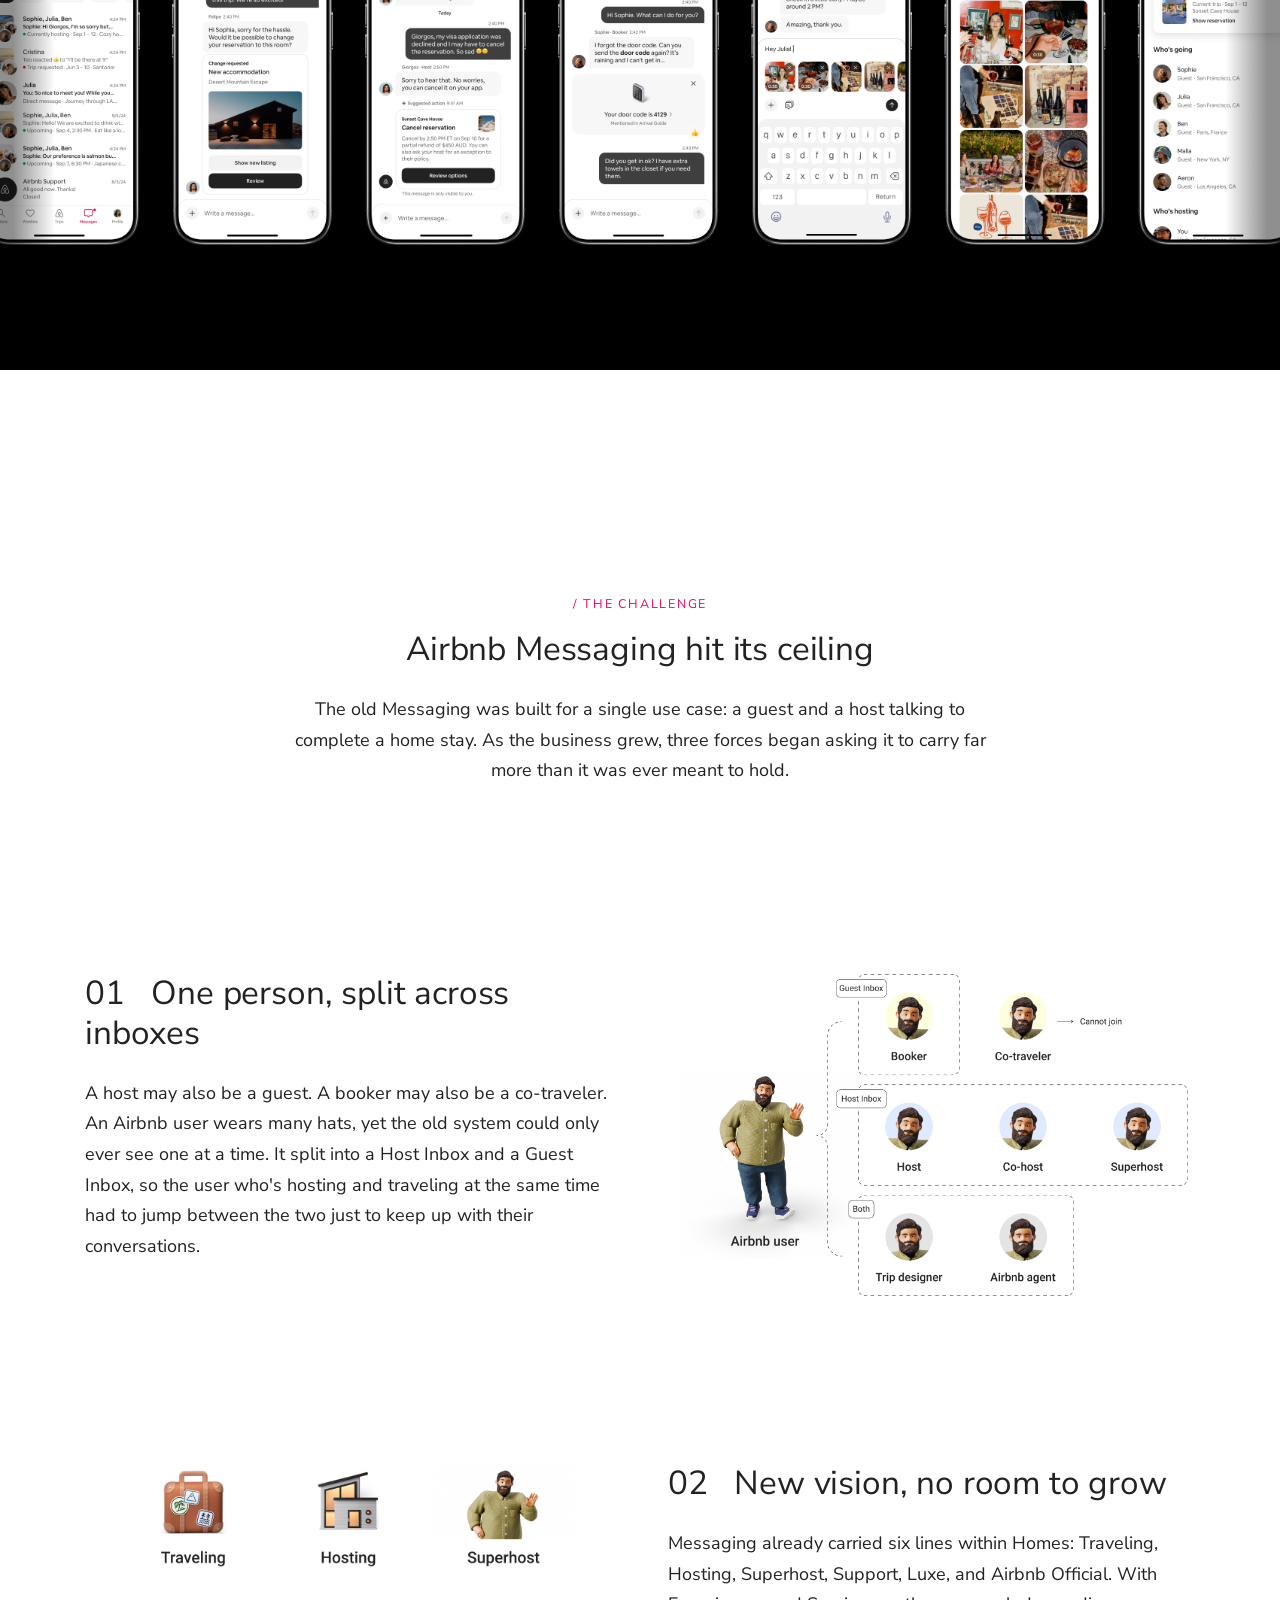
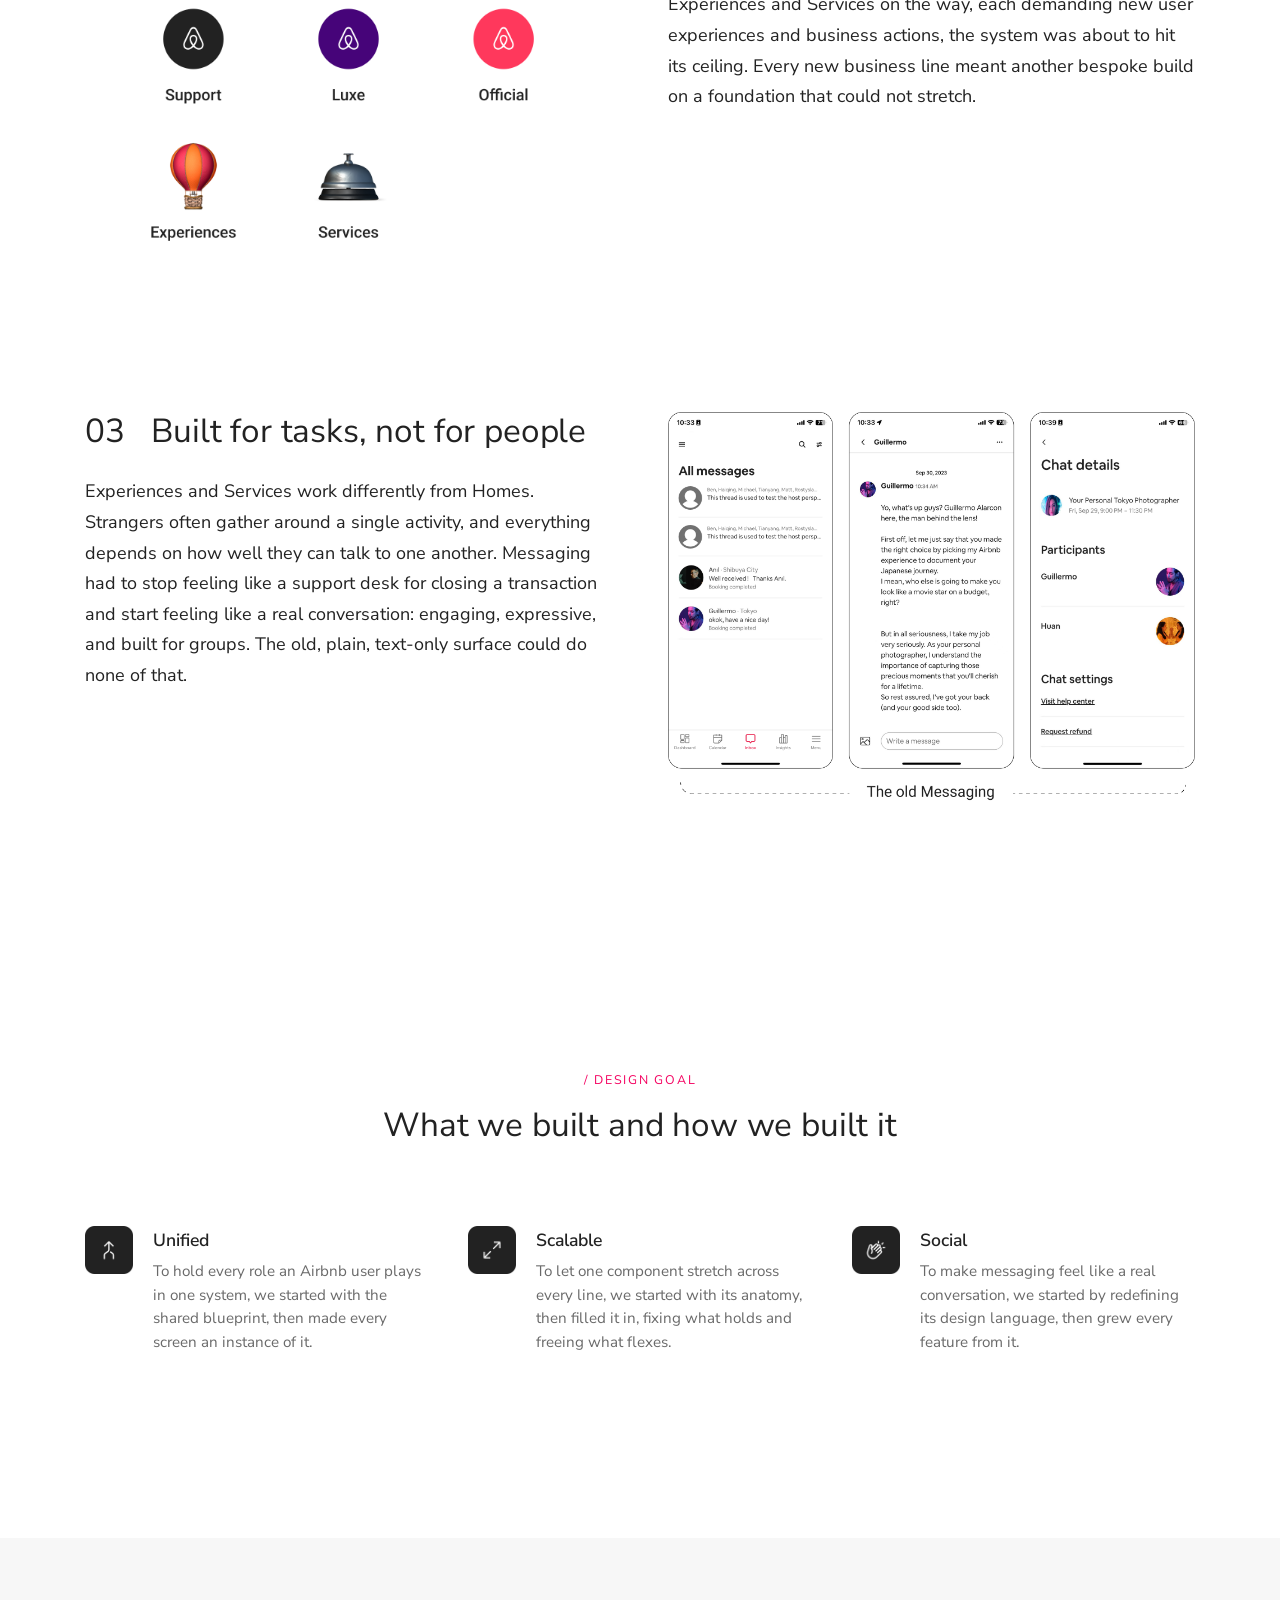
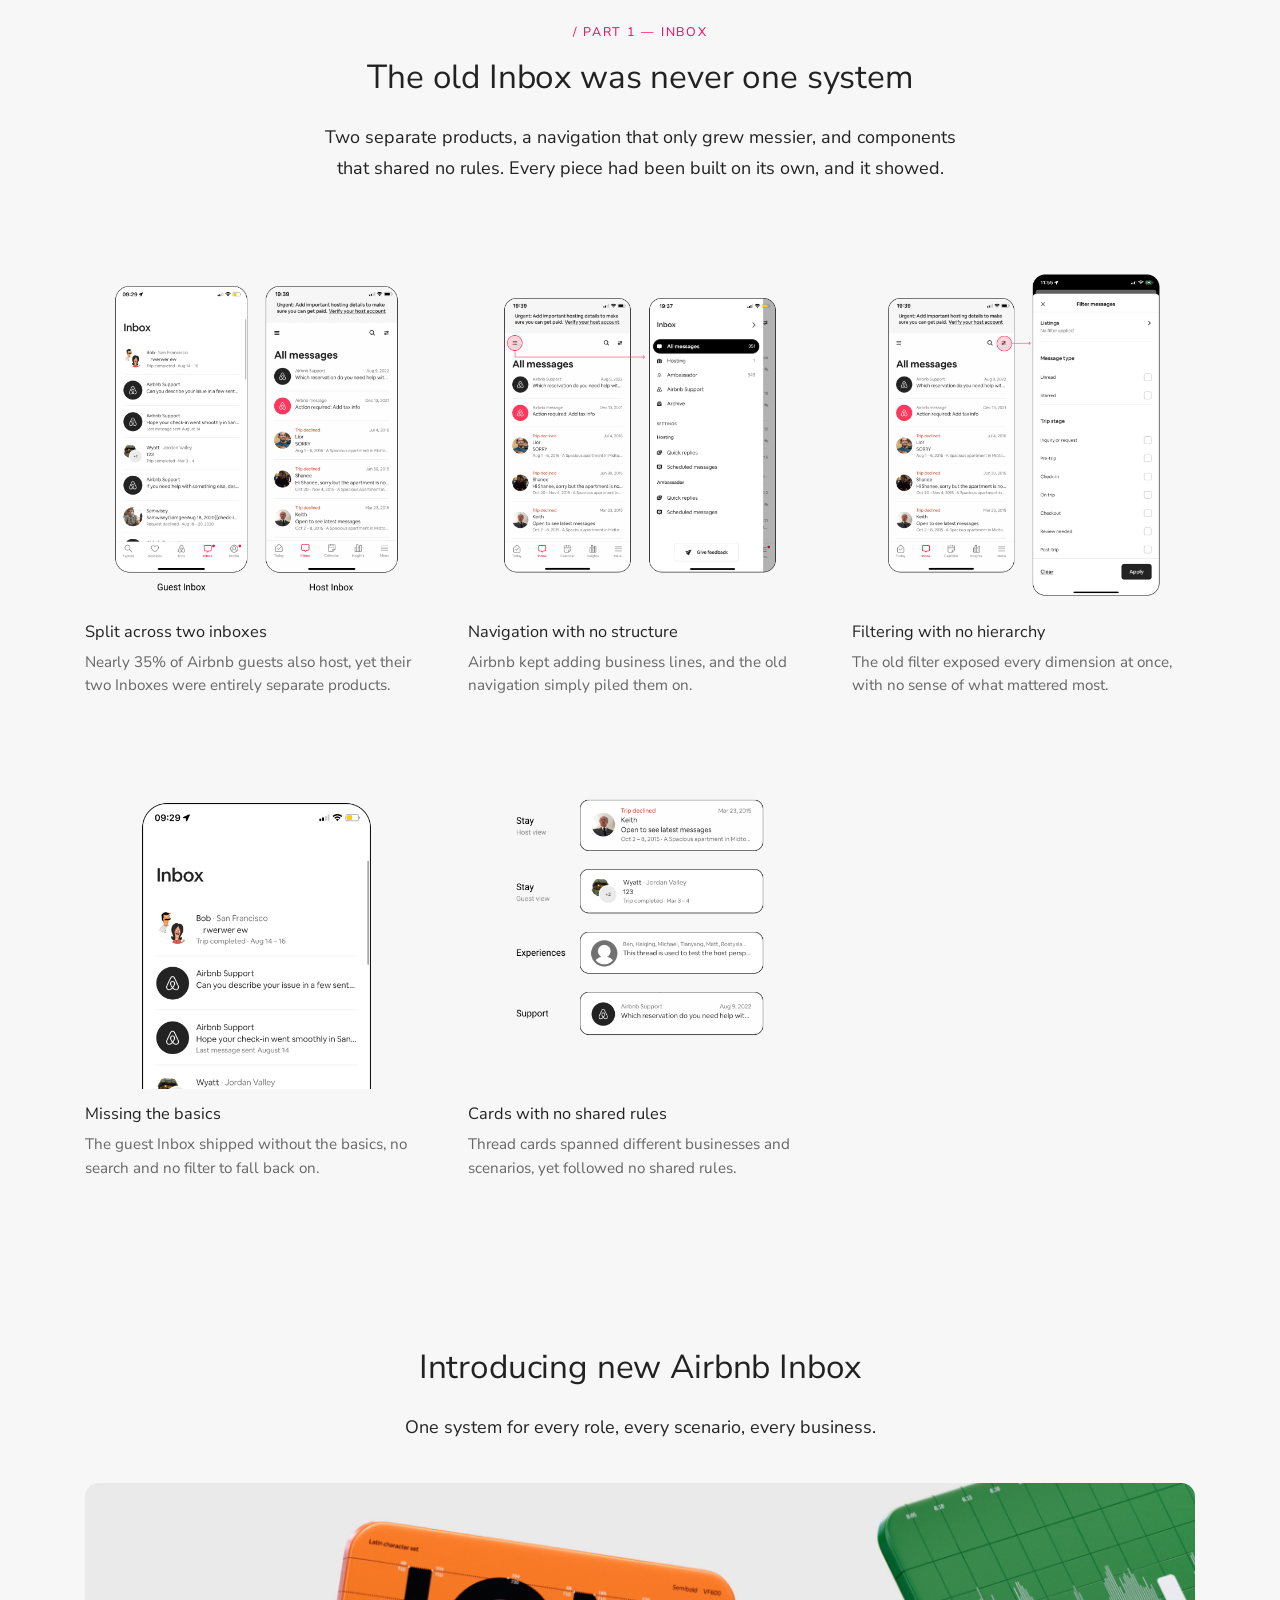
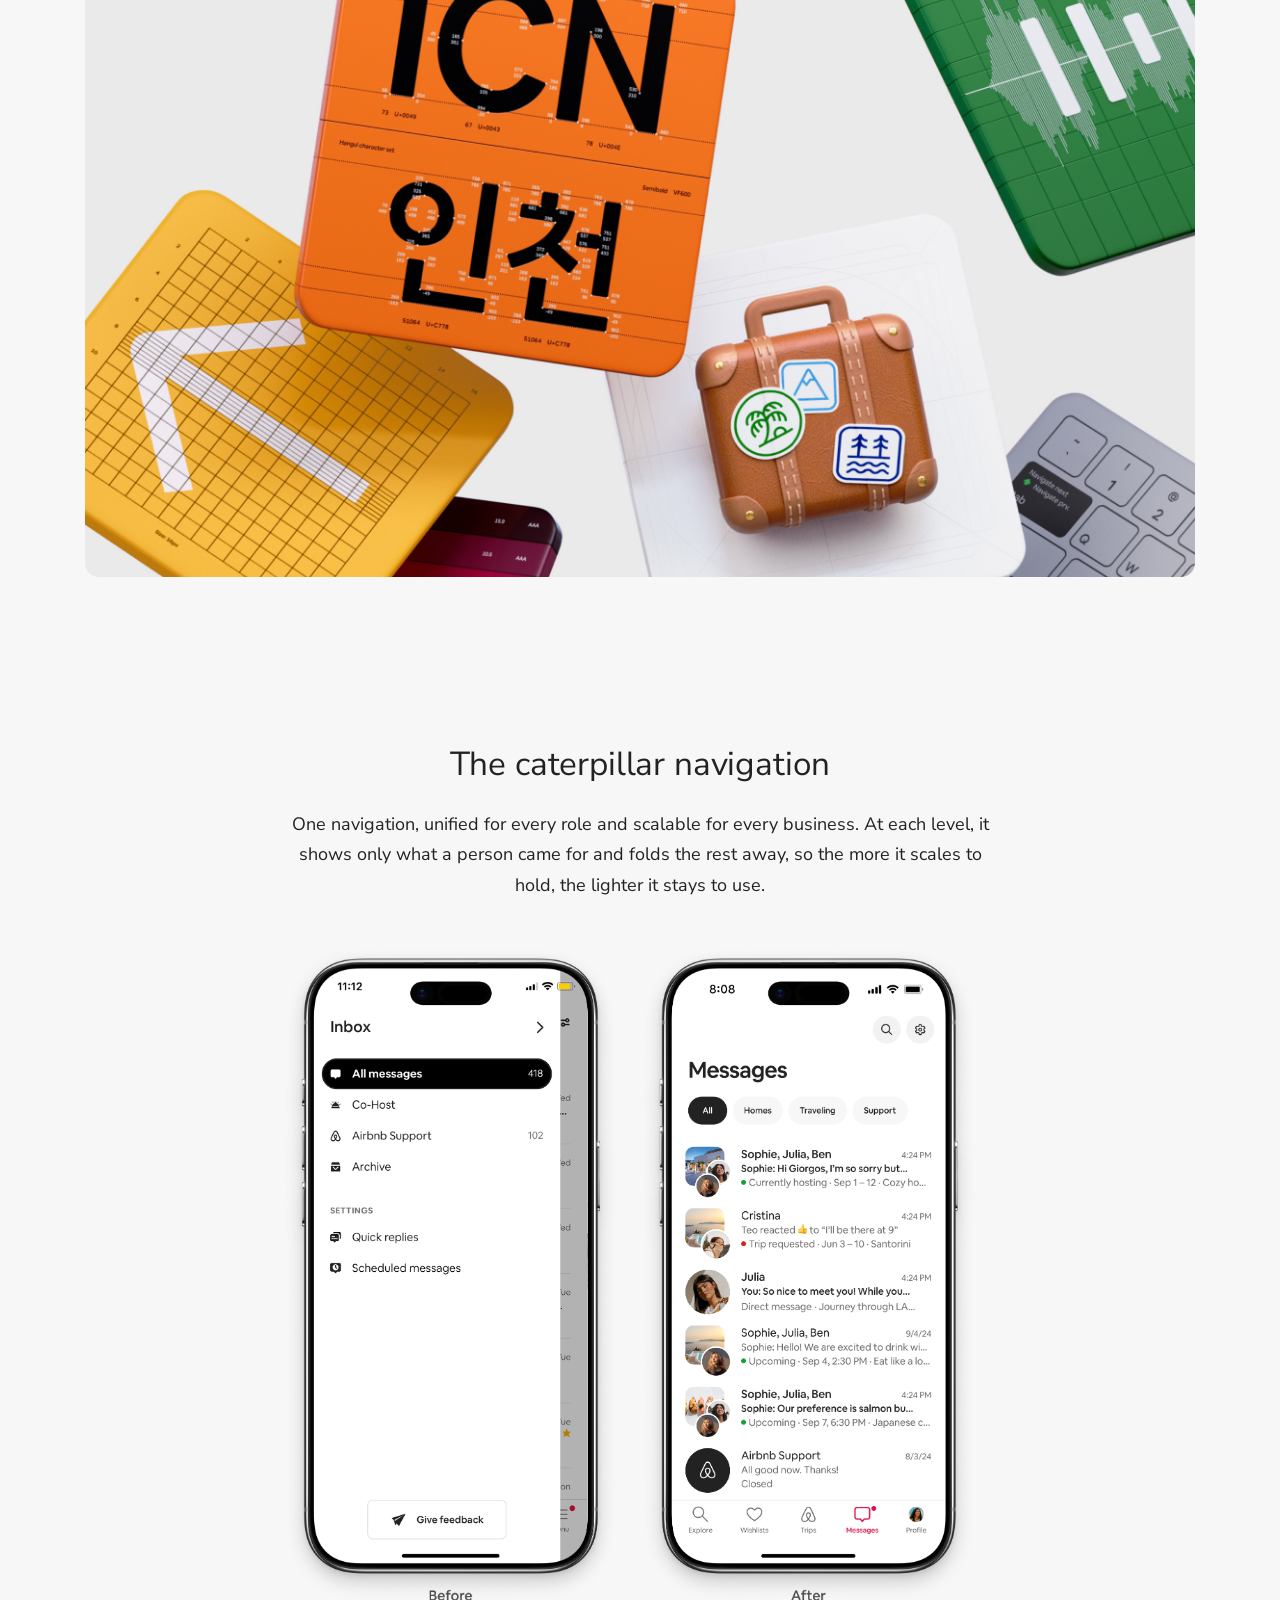
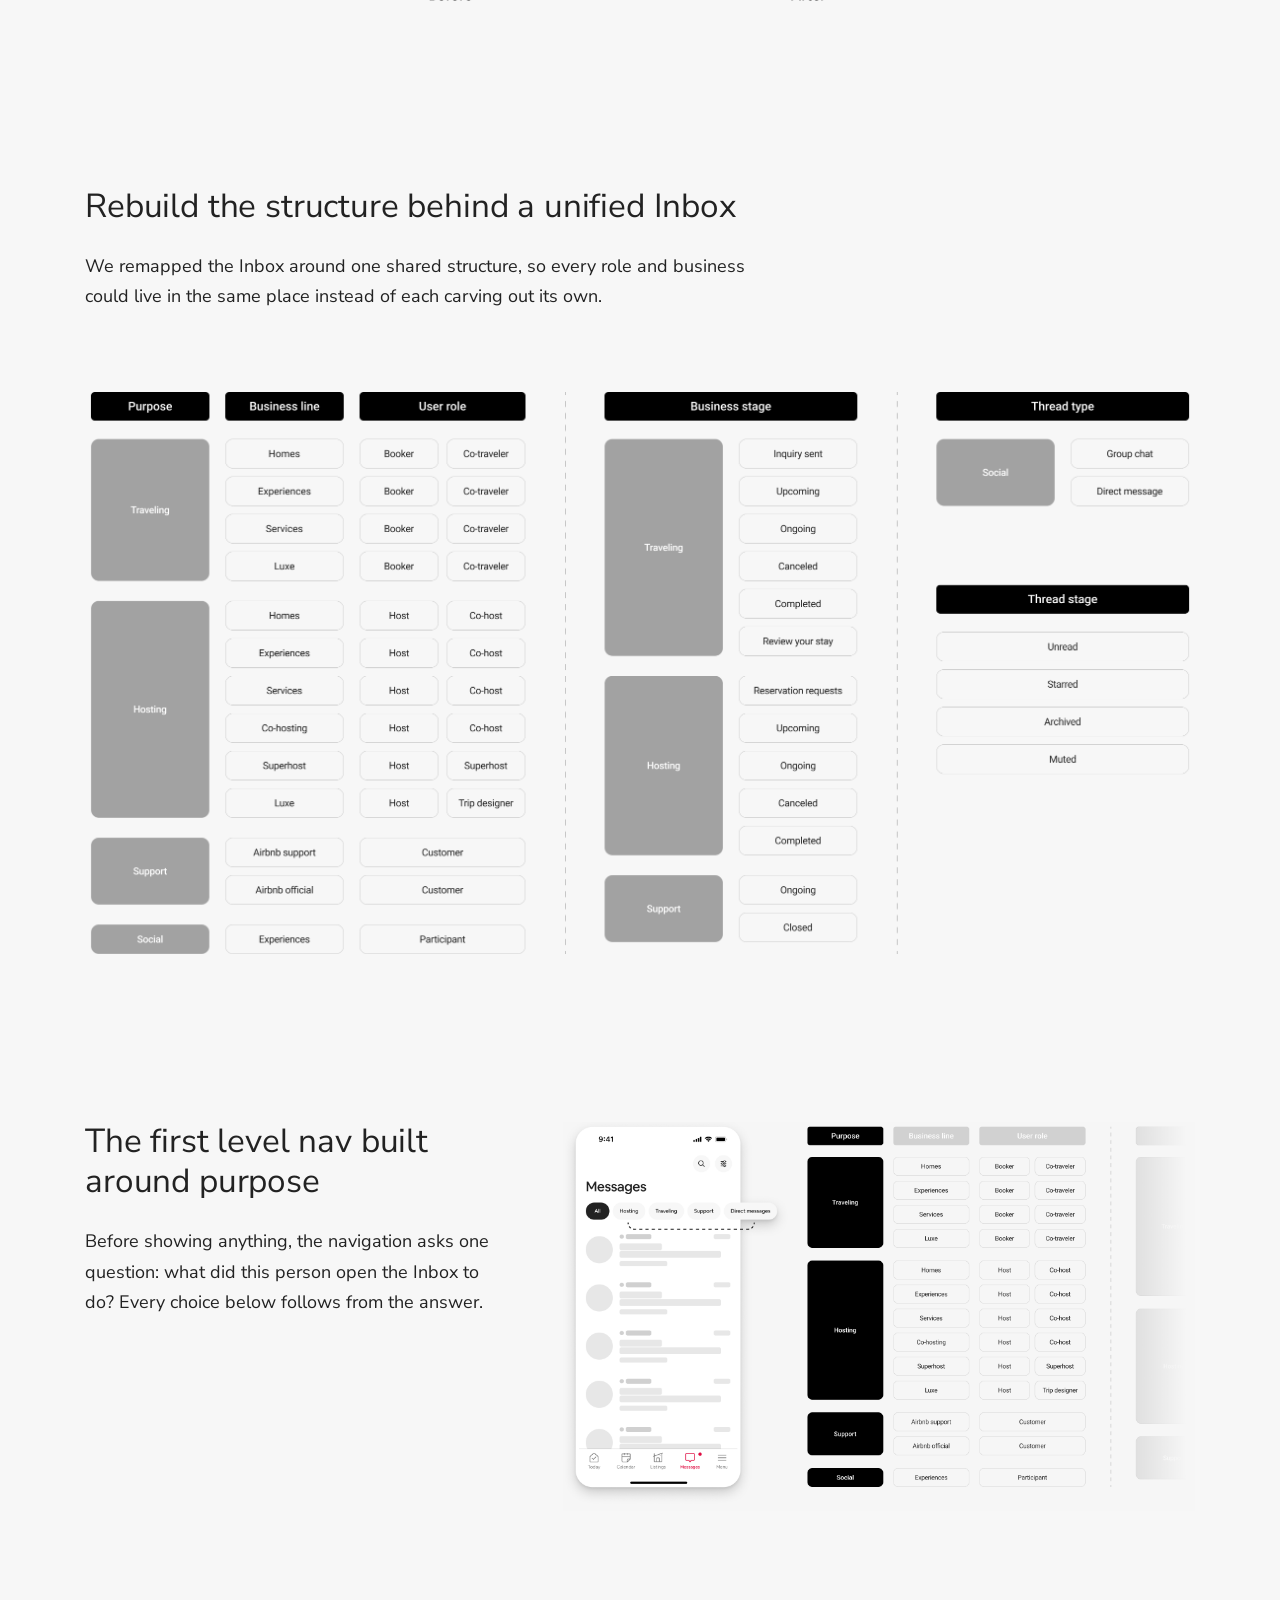
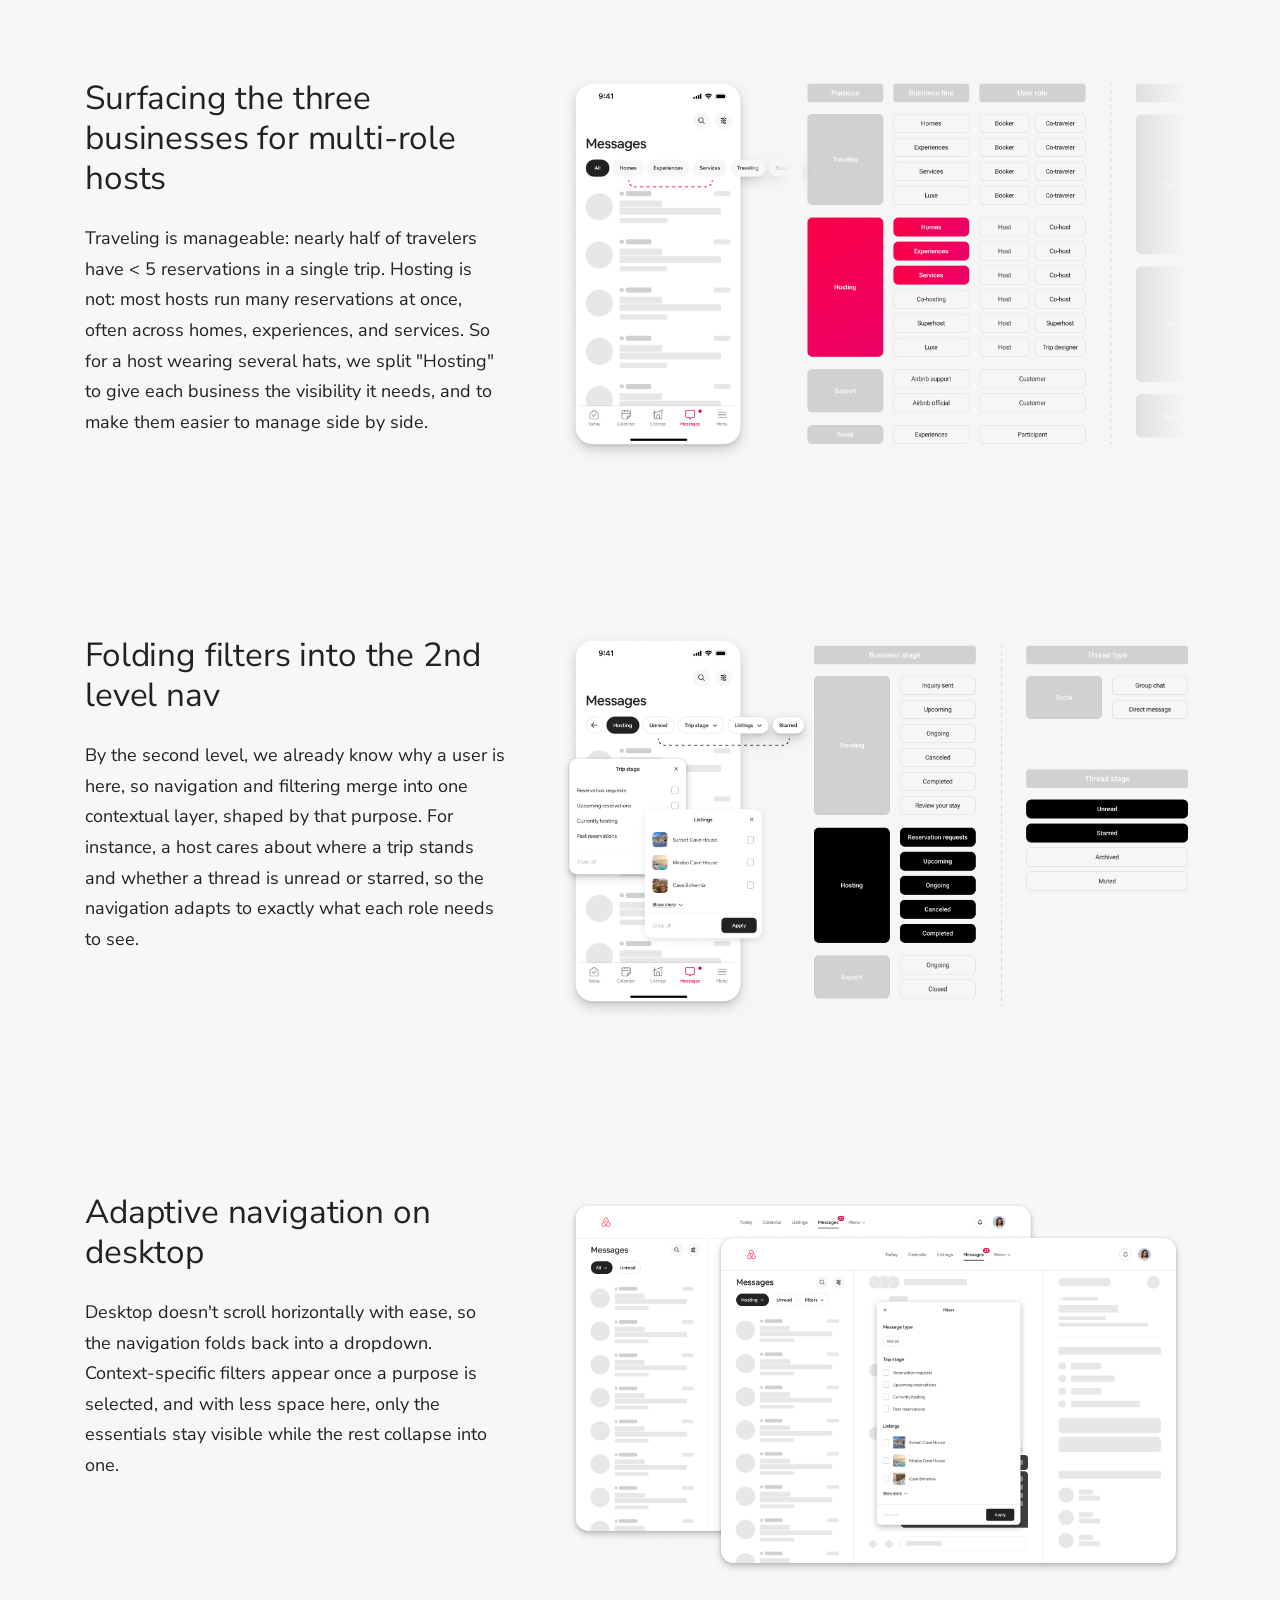
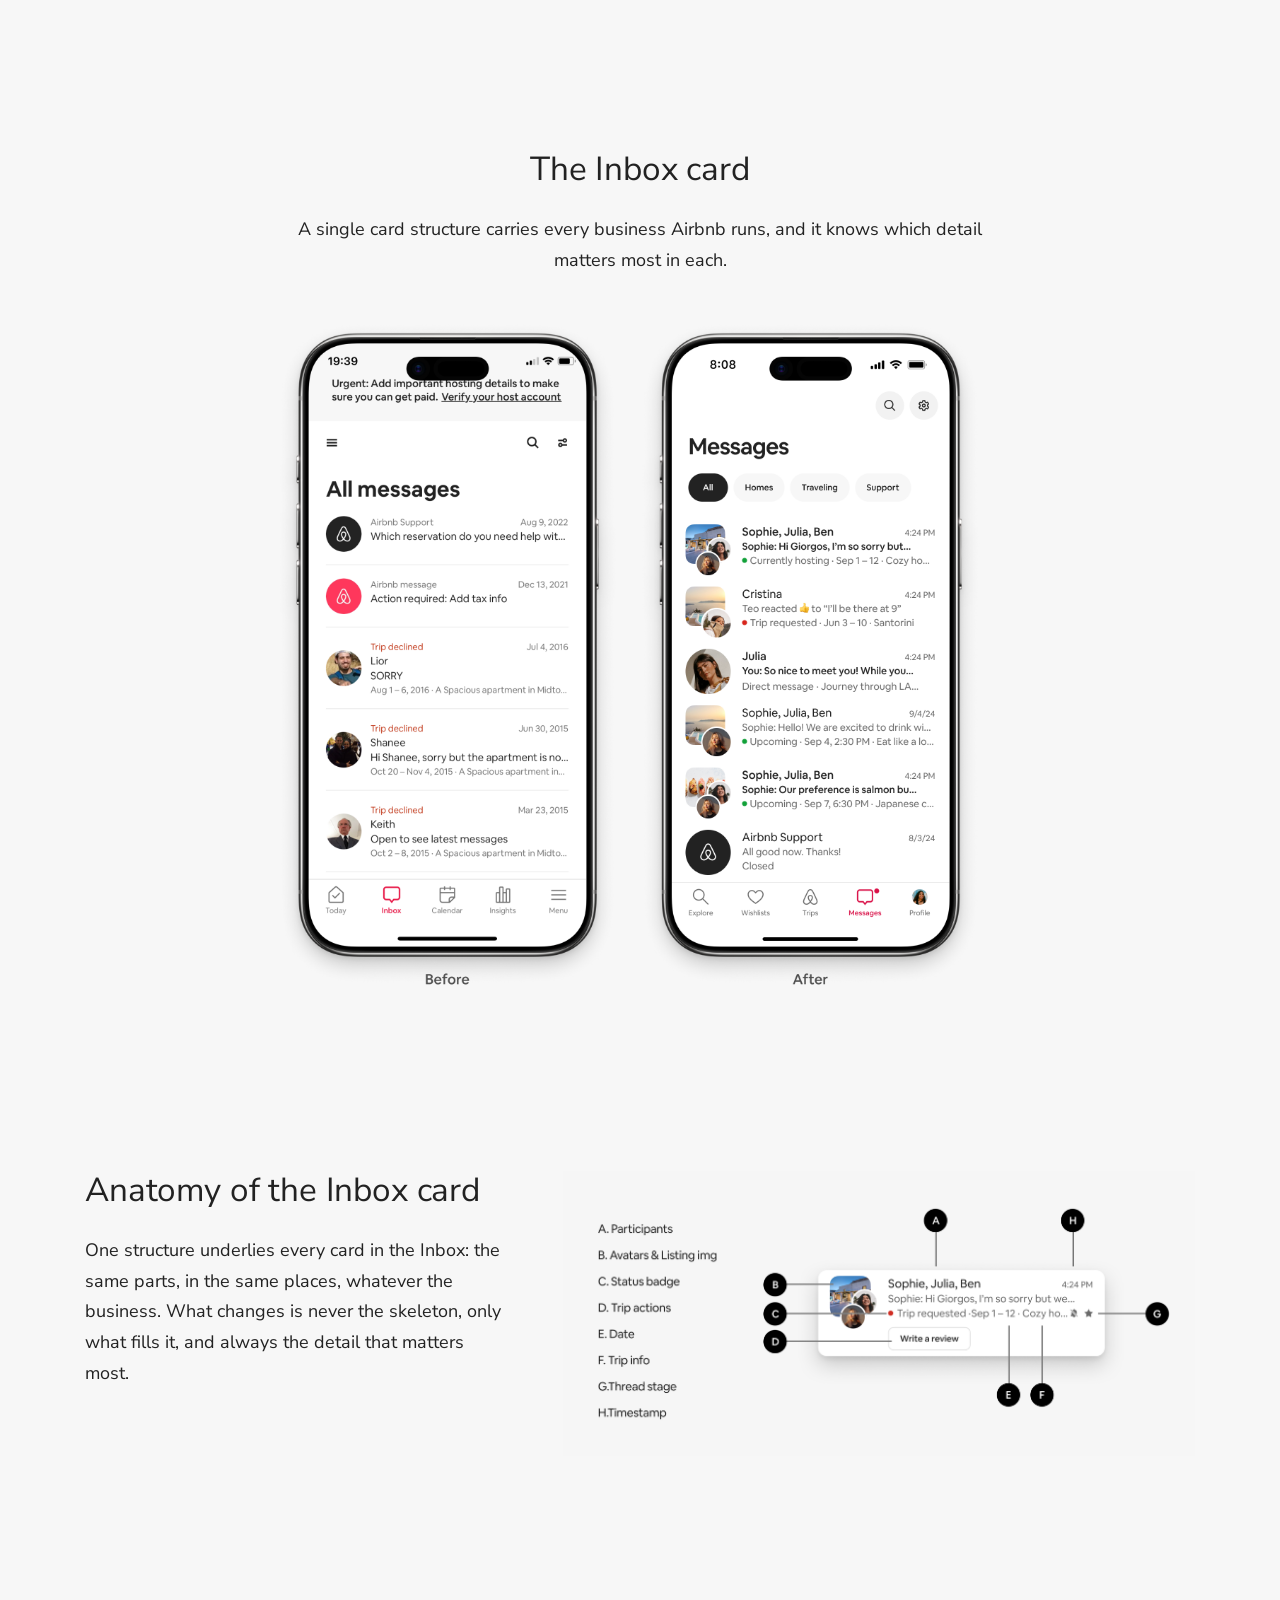
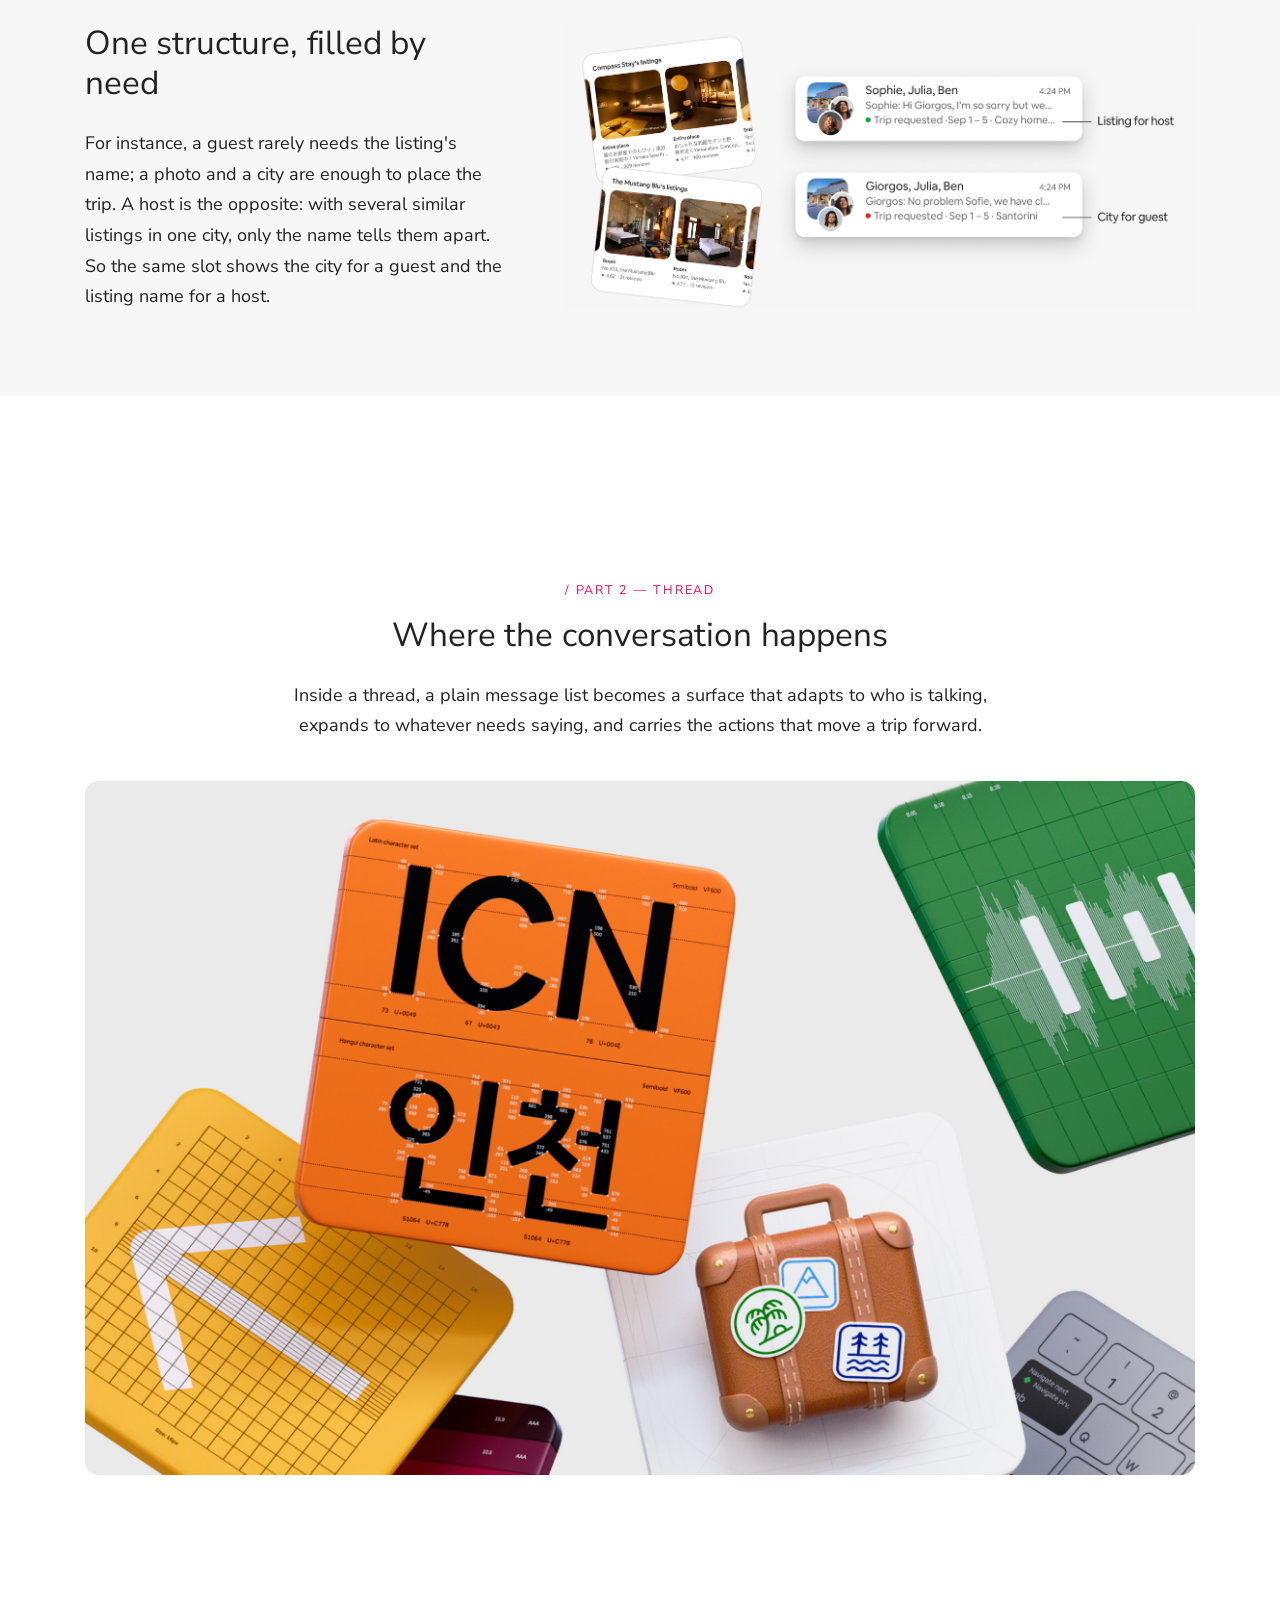
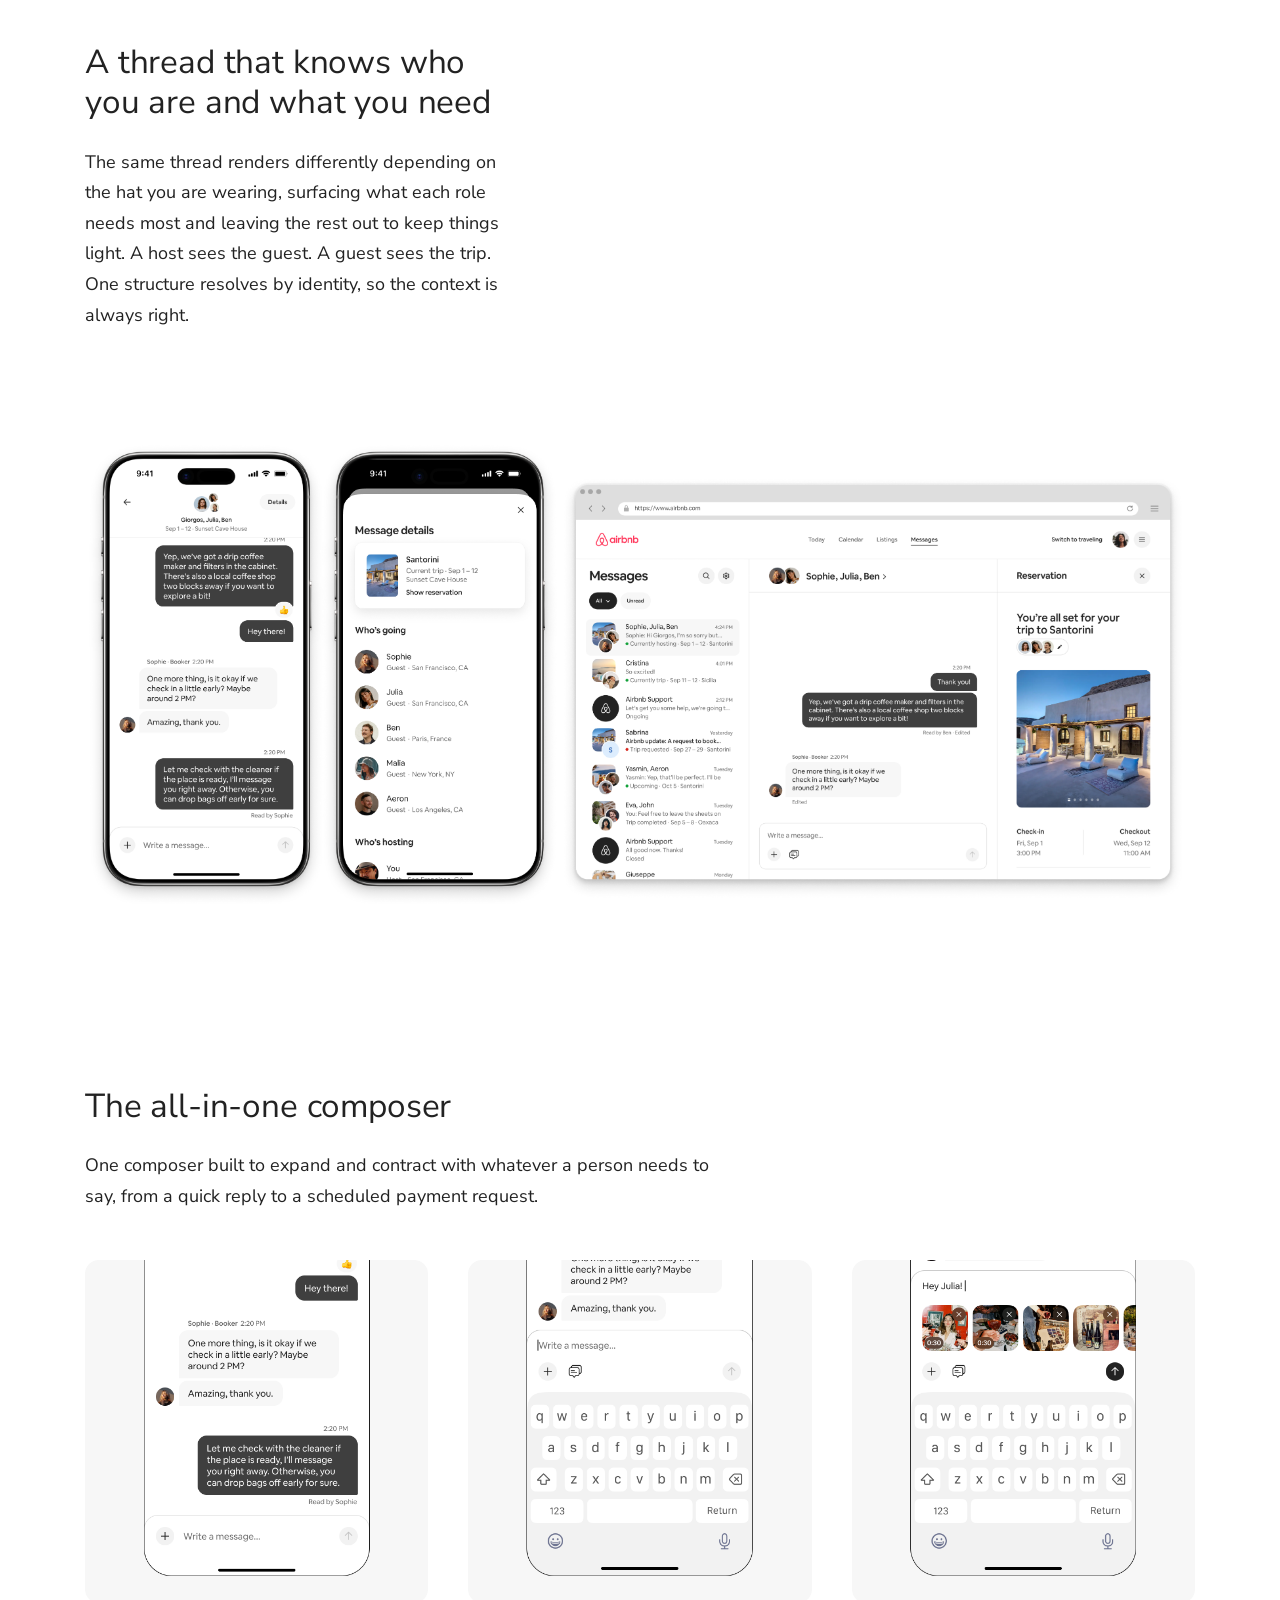
<file: work/airbnb-messaging.html>
<!DOCTYPE html>
<html lang="en">
<head>

    <!--- basic page needs
    ================================================== -->
    <meta charset="utf-8">
    <title>Airbnb Messaging — Mengxin Yu</title>
    <meta name="description" content="Airbnb Messaging — experience design case study by Mengxin Yu.">
    <meta name="author" content="Mengxin Yu">
    <meta name="robots" content="noindex, nofollow">

    <!-- mobile specific metas
    ================================================== -->
    <meta name="viewport" content="width=device-width, initial-scale=1">

    <!--
    	CRITICAL LOADER STYLES — inlined on purpose.

    	Every ordinary stylesheet link blocks first paint. When the loader was
    	styled by one, the curtain could not appear until the very resources it
    	exists to cover had already downloaded — so a slow connection produced a
    	long blank white screen and *then* a loading animation, which is exactly
    	backwards. Inlining this means the loader paints on the first frame with
    	no network dependency at all.

    	This is only the resting appearance. The exit sequence and reduced-motion
    	rules live in assets/css/preloader.css, which loads asynchronously below
    	and is always in place long before the curtain lifts.
    -->
    <style>
    .preloader{position:fixed;top:0;left:0;right:0;bottom:0;z-index:9999;display:flex;
    flex-direction:column;align-items:center;justify-content:center;background:#fff;
    opacity:0;visibility:hidden}
    .js-loading .preloader{opacity:1;visibility:visible}
    .preloader__mark{margin-bottom:22px;font-family:"Quicksand",Arial,sans-serif;
    font-size:10px;font-weight:500;letter-spacing:5px;text-transform:uppercase;color:#9a9a9a}
    .preloader__track{position:relative;width:240px;max-width:60vw;height:1px;
    background:rgba(0,0,0,.09);overflow:hidden}
    .preloader__bar{position:absolute;top:0;right:0;bottom:0;left:0;background:#111;
    transform:scaleX(0);transform-origin:center}
    .preloader__sheen{position:absolute;top:0;right:0;bottom:0;left:0;
    background:linear-gradient(90deg,transparent,rgba(0,0,0,.28),transparent);
    transform:translateX(-100%);animation:preSheen 1.6s ease-in-out infinite}
    @keyframes preSheen{to{transform:translateX(100%)}}
    </style>
    <script>
    	/* Runs before the body is parsed, so the curtain is visible on the very
    	   first frame. Added by JS so a browser without it never sees a curtain
    	   it has no way to dismiss. */
    	document.documentElement.classList.add('js', 'js-loading');
    </script>

    <!-- CSS
    ================================================== -->
    <link rel="preconnect" href="https://fonts.googleapis.com">
    <link rel="preconnect" href="https://fonts.gstatic.com" crossorigin>
    <link href="https://fonts.googleapis.com/css2?family=Nunito+Sans:wght@300;400&display=swap" rel="stylesheet" media="print" onload="this.media='all';this.onload=null">
		<noscript><link href="https://fonts.googleapis.com/css2?family=Nunito+Sans:wght@300;400&display=swap" rel="stylesheet"></noscript>
    <link href="https://fonts.googleapis.com/css?family=Roboto:300,400,500&display=swap" rel="stylesheet" media="print" onload="this.media='all';this.onload=null">
		<noscript><link href="https://fonts.googleapis.com/css?family=Roboto:300,400,500&display=swap" rel="stylesheet"></noscript>
    <link rel="stylesheet" href="../assets/css/preloader.css" media="print" onload="this.media='all';this.onload=null">
		<noscript><link rel="stylesheet" href="../assets/css/preloader.css"></noscript>
    <link rel="stylesheet" href="../assets/css/project-nav.css" media="print" onload="this.media='all';this.onload=null">
		<noscript><link rel="stylesheet" href="../assets/css/project-nav.css"></noscript>
    <link rel="stylesheet" href="../assets/css/airbnb-messaging.css" media="print" onload="this.media='all';this.onload=null">
		<noscript><link rel="stylesheet" href="../assets/css/airbnb-messaging.css"></noscript>

    <!-- script
    ================================================== -->
    <script src="../assets/js/preloader.js" defer></script>

</head>

<body>
    <!-- Site-wide loading animation. Styles: assets/css/preloader.css
         Behaviour: assets/js/preloader.js -->
    <div class="preloader" role="status" aria-label="Loading">
        <span class="preloader__mark">Mengxin Yu</span>
        <div class="preloader__track">
            <div class="preloader__bar"></div>
            <div class="preloader__sheen"></div>
        </div>
    </div>

    <!-- Shared case-study nav — identical markup in work/tal.html and
         work/houyi.html. Styles: assets/css/project-nav.css
         Behaviour: assets/js/project-nav.js -->
    <header class="proj-nav" id="projNav">
        <a class="proj-nav__logo" href="../index.html" aria-label="Mengxin Yu — home">
            <img src="../assets/images/site/weblogo.png" width="282" height="304" alt="Mengxin Yu">
        </a>
        <span class="proj-nav__title">Airbnb Messaging</span>
        <nav class="proj-nav__links" id="projNavLinks" aria-label="Main">
            <a href="../index.html">Work</a>
            <a href="../about.html">About Me</a>
            <a href="../resume.html">Resume</a>
        </nav>
        <button class="proj-nav__toggle" id="projNavToggle" type="button"
                aria-label="Toggle menu" aria-expanded="false" aria-controls="projNavLinks">
            <span></span>
        </button>
    </header>

    <!-- ============================================================
         HERO
         ============================================================ -->
    <section class="am-hero">
        <div class="am-hero__art">
            <img src="../assets/images/messaging/hero2.png" width="2400" height="1760" alt="Airbnb Messaging, 2023–2025">
        </div>
    </section>

    <!-- ============================================================
         OVERVIEW
         ============================================================ -->
    <section class="am-section am-section--dark">
        <div class="am-wrap">
            <div class="am-overview-text" style="margin-top: 100px;">
                <h2 class="am-section-title">Overview</h2>
                <div class="am-body">
                    <p style="max-width: 700px;">
                        Every trip on Airbnb begins with a message, 3 billion + of them a year.
                        Messaging is the one surface every user passes through, whatever product
                        line brought them there.
                    </p>
                    <p style="max-width: 700px;">
                        In 2024, as Airbnb moved beyond Homes into the more social worlds of Experiences and Services, the
                        old Messaging had to become something new.
                    </p>
                    <p style="max-width: 700px;"> As one of two Design PoC, I drove the end-to-end rebuild of Airbnb Messaging, from its core framework to the
                        features layered on top, culminating in a flagship launch for the
                        <b>2024 Airbnb Summer Release</b>
                    </p>
                </div>
            </div>
        </div>
    </section>
    <img src="../assets/images/messaging/overview.png" width="6804" height="2600">

    <!-- ============================================================
         THE CHALLENGE — three pressures (eyebrow: section-level only)
         ============================================================ -->
    <section class="am-section" style="margin-top: 140px;">
        <div class="am-wrap">
            <div class="am-part-intro">
                <span class="am-eyebrow">/ The Challenge</span>
                <h2 class="am-section-title">Airbnb Messaging hit its ceiling</h2>
                <p class="am-subhead" style="max-width: 700px;">
                    The old Messaging was built for a single use case: a guest and a host talking to complete a home stay. As the business grew, three forces
                began asking it to carry far more than it was ever meant to hold.
                </p>
            </div>
        </div>
    </section>

    <!-- Challenge 01 — Fragmented -->
    <section class="am-section">
        <div class="am-wrap">
            <div class="am-grid-2">
                <div class="am-grid-2__text">
                    <h2 class="am-section-title">01 &nbsp; One person, split across inboxes</h2>
                    <div class="am-body">
                        <p>
                            A host may also be a guest. A booker may also be a co-traveler. An Airbnb user wears many hats, yet the old system could only ever see one at a time. It split into a Host Inbox and a Guest Inbox, so the user who's hosting and traveling at the same time had to jump between the two just to keep up with their conversations.
                        </p>
                    </div>
                </div>
                <div class="am-grid-2__art">
                    <div>
                        <img src="../assets/images/messaging/challenge1.png" width="1664" height="1018">
                    </div>
                </div>
            </div>
        </div>
    </section>

    <!-- Challenge 02 — At capacity -->
    <section class="am-section">
        <div class="am-wrap">
            <div class="am-grid-2">
                <div class="am-grid-2__art">
                    <div>
                        <img src="../assets/images/messaging/challenge2.png" width="1400" height="1010" style="max-height: 1010px;">
                    </div>
                </div>
                <div class="am-grid-2__text">
                    <h2 class="am-section-title">02 &nbsp; New vision, no room to grow</h2>
                    <div class="am-body">
                        <p>
                            Messaging already carried six lines within Homes: Traveling, Hosting, Superhost, Support, Luxe, and Airbnb Official. With Experiences and Services on the way, each demanding new user experiences and business actions, the system was about to hit its ceiling. Every new business line meant another bespoke build on a foundation that could not stretch.
                        </p>
                    </div>
                </div>
            </div>
        </div>
    </section>

    <!-- Challenge 03 — Transactional -->
    <section class="am-section">
        <div class="am-wrap">
            <div class="am-grid-2">
                <div class="am-grid-2__text">
                    <h2 class="am-section-title">03 &nbsp; Built for tasks, not for people</h2>
                    <div class="am-body">
                        <p>
                            Experiences and Services work differently from Homes. Strangers often gather around a single
                            activity, and everything depends on how well they can talk to one another. Messaging
                            had to stop feeling like a support desk for closing a transaction and start feeling
                            like a real conversation: engaging, expressive, and built for groups. The old, plain, text-only surface could do none of that.
                        </p>
                    </div>
                </div>
                <div class="am-grid-2__art">
                    <div>
                        <!-- PLACEHOLDER: old plain-text thread vs a richer, social one -->
                        <img src="../assets/images/messaging/challenge3.png" width="1878" height="1388" alt="From transactional to conversational">
                    </div>
                </div>
            </div>
        </div>
    </section>

    <!-- ============================================================
         DESIGN GOAL — the hinge (three principles, no per-section labels after)
         ============================================================ -->
    <section class="am-section" style="margin-top: 100px;">
        <div class="am-wrap">
            <div class="am-part-intro">
                <span class="am-eyebrow">/ Design Goal</span>
                <h2 class="am-section-title">What we built and how we built it</h2>
            </div>

            <div class="am-grid-3 am-grid-3--icon-row" style="margin-top: 80px;">
                <div class="am-grid-3__item">
                    <img src="../assets/images/messaging/Unified.png" width="200" height="200" alt="Unified">
                    <div class="am-grid-3__text">
                        <h3>Unified</h3>
                        <p>To hold every role an Airbnb user plays in one system, we started with the shared blueprint, then made every screen an instance of it.</p>
                    </div>
                </div>
                <div class="am-grid-3__item">
                    <img src="../assets/images/messaging/Scalable.png" width="200" height="200" alt="Scalable">
                    <div class="am-grid-3__text">
                        <h3>Scalable</h3>
                        <p>To let one component stretch across every line, we started with its anatomy, then filled it in, fixing what holds and freeing what flexes.</p>
                    </div>
                </div>
                <div class="am-grid-3__item">
                    <img src="../assets/images/messaging/Social.png" width="200" height="200" alt="Social">
                    <div class="am-grid-3__text">
                        <h3>Social</h3>
                        <p>To make messaging feel like a real conversation, we started by redefining its design language, then grew every feature from it.</p>
                    </div>
                </div>
            </div>
        </div>
    </section>

    <!-- ============================================================
         PART 1 · INBOX
         ============================================================ -->
    <section class="am-section--tint" style="margin-top: 100px;">
        <div class="am-wrap">
            <div class="am-part-intro">
                <span class="am-eyebrow">/ Part 1 — Inbox</span>
                <h2 class="am-section-title">The old Inbox was never one system</h2>
                <p class="am-subhead" style="max-width: 640px;">
                    Two separate products, a navigation that only grew messier, and components that shared no rules.
                    Every piece had been built on its own, and it showed.
                </p>
            </div>

            <div class="am-grid-3" style="margin-top: 80px;">
                <div class="am-grid-3__item">
                    <img src="../assets/images/messaging/Inbox1.png" width="1200" height="1200" alt="Composer — collapsed">
                    <h3>Split across two inboxes</h3>
                    <p>Nearly 35% of Airbnb guests also host, yet their two Inboxes were entirely separate products.</p>
                </div>
                <div class="am-grid-3__item">
                    <img src="../assets/images/messaging/Inbox2.png" width="1200" height="1200" alt="Composer — expanded">
                    <h3>Navigation with no structure</h3>
                    <p>Airbnb kept adding business lines, and the old navigation simply piled them on.</p>
                </div>
                <div class="am-grid-3__item">
                    <img src="../assets/images/messaging/Inbox3.png" width="1200" height="1200" alt="Composer — media attachments">
                    <h3>Filtering with no hierarchy</h3>
                    <p>The old filter exposed every dimension at once, with no sense of what mattered most.</p>
                </div>
            </div>
            <div class="am-grid-3">
                <div class="am-grid-3__item">
                    <img src="../assets/images/messaging/Inbox4.png" width="1200" height="1200" alt="Composer — full screen">
                    <h3>Missing the basics</h3>
                    <p>The guest Inbox shipped without the basics, no search and no filter to fall back on.</p>
                </div>
                <div class="am-grid-3__item">
                    <img src="../assets/images/messaging/Inbox5.png" width="1200" height="1200" alt="Composer — quick actions">
                    <h3>Cards with no shared rules</h3>
                    <p>Thread cards spanned different businesses and scenarios, yet followed no shared rules.</p>
                </div>
            </div>
        </div>
    </section>

    <!-- Introducing new Inbox -->
    <section class="am-section--tint">
        <div class="am-wrap">
            <div class="am-part-intro">
                <h2 class="am-section-title">Introducing new Airbnb Inbox</h2>
                <p class="am-subhead" style="max-width: 640px;">
                    One system for every role, every scenario, every business.
                </p>
            </div>
            <div class="am-part-media">
                <div class="am-placeholder am-placeholder--wide">
                    <video src="../assets/images/messaging/new1.mp4" autoplay loop muted playsinline></video>
                </div>
            </div>
        </div>
    </section>

      <!-- Caterpillar navigation -->
    <section class="am-section--tint">
        <div class="am-wrap">
            <div class="am-part-intro">
                <h2 class="am-section-title">The caterpillar navigation</h2>
                <p class="am-subhead" style="max-width: 700px;">
                    One navigation, unified for every role and scalable for every business. At each level, it shows only what a person came for and folds the rest away, so the more it scales to hold, the lighter it stays to use.
                </p>
            </div>
            <div class="am-part-intro" style="margin-top: 40px;">
            <img src="../assets/images/messaging/navoverview.png" width="2009" height="1947" style="max-width: 700px;">
            </div>
        </div>
    </section>

    <!-- Inbox structure -->
    <section class="am-section--tint">
        <div class="am-wrap">
            <h2 class="am-section-title">Rebuild the structure behind a unified Inbox</h2>
            <p class="am-subhead" style="max-width: 700px;">
                We remapped the Inbox around one shared structure, so every
                role and business could live in the same place instead of each carving out its own.
            </p>
            <img src="../assets/images/messaging/map.png" width="4496" height="2278" style="margin-top: 80px;">
        </div>
    </section>

    <section class="am-section--tint">
        <div class="am-wrap">
            <div class="am-grid-2 am-grid-2--40-60">
                <div class="am-grid-2__text">
                    <h2 class="am-section-title">The first level nav built around purpose</h2>
                    <div class="am-body">
                        <p>
                            Before showing anything, the navigation asks one question: what did this person open the Inbox to do? Every choice below follows from the answer.
                        </p>
                    </div>
                </div>
                <div class="am-grid-2__art">
                    <div>
                        <img src="../assets/images/messaging/nav1.png" width="2000" height="1230">
                    </div>
                </div>
            </div>
        </div>
    </section>

    <section class="am-section--tint">
        <div class="am-wrap">
            <div class="am-grid-2 am-grid-2--40-60">
                <div class="am-grid-2__text">
                    <h2 class="am-section-title">Surfacing the three businesses for multi-role hosts</h2>
                    <div class="am-body">
                        <p>
                            Traveling is manageable: nearly half of travelers have < 5 reservations in a single trip. Hosting is not: most hosts run many reservations at once, often across homes, experiences, and services. So for a host wearing several hats, we split "Hosting" to give each business the visibility it needs, and to make them easier to manage side by side.
                        </p>
                    </div>
                </div>
                <div class="am-grid-2__art">
                    <div>
                        <img src="../assets/images/messaging/nav2.png" width="2000" height="1230">
                    </div>
                </div>
            </div>
        </div>
    </section>

    <section class="am-section--tint">
        <div class="am-wrap">
            <div class="am-grid-2 am-grid-2--40-60">
                <div class="am-grid-2__text">
                    <h2 class="am-section-title">Folding filters into the 2nd level nav</h2>
                    <div class="am-body">
                        <p>
                            By the second level, we already know why a user is here, so navigation and filtering merge into one contextual layer, shaped by that purpose. For instance, a host cares about where a trip stands and whether a thread is unread or starred, so the navigation adapts to exactly what each role needs to see.
                        </p>
                    </div>
                </div>
                <div class="am-grid-2__art">
                    <div>
                        <img src="../assets/images/messaging/nav3.png" width="2000" height="1230">
                    </div>
                </div>
            </div>
        </div>
    </section>

    <section class="am-section--tint">
        <div class="am-wrap">
            <div class="am-grid-2 am-grid-2--40-60">
                <div class="am-grid-2__text">
                    <h2 class="am-section-title">Adaptive navigation on desktop</h2>
                    <div class="am-body">
                        <p>
                            Desktop doesn't scroll horizontally with ease, so the navigation folds back into a dropdown. Context-specific filters appear once a purpose is selected, and with less space here, only the essentials stay visible while the rest collapse into one.
                        </p>
                    </div>
                </div>
                <div class="am-grid-2__art">
                    <div>
                        <img src="../assets/images/messaging/nav4.png" width="2000" height="1230">
                    </div>
                </div>
            </div>
        </div>
    </section>
  
    <!-- Inbox card -->
    <section class="am-section--tint">
        <div class="am-wrap">
            <div class="am-part-intro">
                <h2 class="am-section-title">The Inbox card</h2>
                <p class="am-subhead" style="max-width: 700px;">
                    A single card structure carries every business Airbnb runs, and it knows which detail matters most in each.
                </p>
            </div>
            <div class="am-part-intro" style="margin-top: 40px;">
            <img src="../assets/images/messaging/cardoverview.png" width="1980" height="1946" style="max-width: 700px;">
            </div>
        </div>
    </section>

    <!-- Inboxcard structure -->
    <section class="am-section--tint">
        <div class="am-wrap">
            <div class="am-grid-2 am-grid-2--40-60">
                <div class="am-grid-2__text">
                    <h2 class="am-section-title">Anatomy of the Inbox card</h2>
                    <div class="am-body">
                        <p>
                            One structure underlies every card in the Inbox: the same parts, in the same places, whatever the business. What changes is never the skeleton, only what fills it, and always the detail that matters most.
                            </p>
                    </div>
                </div>
                <div class="am-grid-2__art">
                    <div>
                        <img src="../assets/images/messaging/inboxcard.png" width="2601" height="1173">
                    </div>
                </div>
            </div>
        </div>
    </section>

    <section class="am-section--tint">
        <div class="am-wrap">
            <div class="am-grid-2 am-grid-2--40-60">
                <div class="am-grid-2__text">
                    <h2 class="am-section-title">One structure, filled by need</h2>
                    <div class="am-body">
                        <p>
                            For instance, a guest rarely needs the listing's name; a photo and a city are enough to place the trip. A host is the opposite: with several similar listings in one city, only the name tells them apart. So the same slot shows the city for a guest and the listing name for a host.
                        </p>
                    </div>
                </div>
                <div class="am-grid-2__art">
                    <div>
                        <img src="../assets/images/messaging/inboxcard1.png" width="2601" height="1173">
                    </div>
                </div>
            </div>
        </div>
    </section>

    <!-- ============================================================
         PART 2 · THREAD
         ============================================================ -->
    <section class="am-section" style="margin-top: 100px;">
        <div class="am-wrap">
            <div class="am-part-intro">
                <span class="am-eyebrow">/ Part 2 — Thread</span>
                <h2 class="am-section-title">Where the conversation happens</h2>
                <p class="am-subhead" style="max-width: 700px;">
                    Inside a thread, a plain message list becomes a surface that adapts to who is talking,
                    expands to whatever needs saying, and carries the actions that move a trip forward.
                </p>
            </div>
            <div class="am-part-media">
                <div class="am-placeholder am-placeholder--wide">
                    <video src="../assets/images/messaging/new2.mp4" autoplay loop muted playsinline></video>
                </div>
            </div>
        </div>
    </section>

    <!-- Thread header -->
    <section class="am-section">
        <div class="am-wrap">
            <div class="am-grid-2 am-grid-2--40-60">
                <div class="am-grid-2__text">
                    <h2 class="am-section-title">A thread that knows who you are and what you need</h2>
                    <div class="am-body">
                        <p>
                            The same thread renders differently depending on the hat you are wearing, surfacing what each role needs most and leaving the rest out to keep things light. A host sees the guest. A guest sees the trip. One structure resolves by identity, so the context is always right.
                        </p>
                    </div>
                </div>
                <div class="am-grid-2__art">
                    <div>
                        <!-- PLACEHOLDER: thread header — host view vs guest view -->
                        <video src="../assets/images/messaging/header.mp4" width="2560" height="1440" autoplay loop muted playsinline></video>
                    </div>
                </div>
            </div>
            <img src="../assets/images/messaging/thread.png" width="3381" height="1461" style="margin-top: 80px;">
        </div>
    </section>

    <!-- The all-in-one composer -->
    <section class="am-section">
        <div class="am-wrap">
            <h2 class="am-section-title">The all-in-one composer</h2>
            <p class="am-subhead" style="max-width: 640px;">
                One composer built to expand and contract with whatever a person needs to say, from a
                quick reply to a scheduled payment request.
            </p>

            <div class="am-grid-3">
                <div class="am-grid-3__item">
                    <img src="../assets/images/messaging/composer0.png" width="1200" height="1200" alt="Composer — collapsed">
                    <h3>Collapsed</h3>
                    <p>A slim, lightweight bar that keeps focus on the conversation.</p>
                </div>
                <div class="am-grid-3__item">
                    <img src="../assets/images/messaging/composer1.png" width="1200" height="1200" alt="Composer — expanded">
                    <h3>Expanded</h3>
                    <p>A tap grows the bar into a full text field, with the keyboard and formatting tools ready underneath.</p>
                </div>
                <div class="am-grid-3__item">
                    <img src="../assets/images/messaging/composer2.png" width="1200" height="1200" alt="Composer — media attachments">
                    <h3>Media attachments</h3>
                    <p>Photos, videos, and other rich media attach from the same input.</p>
                </div>
            </div>
            <div class="am-grid-3">
                <div class="am-grid-3__item">
                    <img src="../assets/images/messaging/composer5.png" width="1200" height="1200" alt="Composer — full screen">
                    <h3>Full screen for long input</h3>
                    <p>Long replies or pasted text push the composer to full screen, trading chrome for room to read and revise.</p>
                </div>
                <div class="am-grid-3__item">
                    <img src="../assets/images/messaging/composer3.png" width="1200" height="1200" alt="Composer — quick actions">
                    <h3>Quick actions</h3>
                    <p>One tap surfaces the shortcuts people reach for most: quick replies, scheduling, payment requests, and refunds.</p>
                </div>
                <div class="am-grid-3__item">
                    <img src="../assets/images/messaging/composer4.png" width="1200" height="1200" alt="Composer — recommendations">
                    <h3>Customized recommendations</h3>
                    <p>A built-in picker for sharing a host's own guidebooks and highly rated experiences, pulled straight into the thread.</p>
                </div>
            </div>
        </div>
    </section>

  <!-- Message bubbles -->
    <section class="am-section">
        <div class="am-wrap">
            <h2 class="am-section-title">Messages that behave like messages</h2>
            <p class="am-subhead" style="max-width: 640px;">
                React, quote, edit, unsend: the everyday gestures people expect from any modern chat, and the
                ones a group conversation leans on most. Every bubble now carries the small interactions that
                make a conversation feel alive.
            </p>
            <img src="../assets/images/messaging/action.png" width="2871" height="1461">
        </div>
    </section>
    <!-- Rich media -->
    <section class="am-section">
        <div class="am-wrap">
            <h2 class="am-section-title">Rich media support social-related chat</h2>
            <p class="am-subhead" style="max-width: 640px;">
                Photos, videos, and links render inline, so a thread reads like a shared album rather than a
                pile of attachments. It is what turns coordinating a trip into something that feels social.
            </p>
            <img src="../assets/images/messaging/media.png" width="2871" height="1461">
        </div>
    </section>
    
    <!-- Notifications -->
    <section class="am-section">
        <div class="am-wrap">
            <h2 class="am-section-title">Signals without the noise</h2>
            <p class="am-subhead" style="max-width: 640px;">
                A conversation carries all kinds of indicators: someone joined, someone is typing, an action needs a response. We redefined their structure so even a busy group thread never feels crowded by them.
            </p>
            <img src="../assets/images/messaging/indicator.png" width="3726" height="1661" style="margin-top: 80px;">
        </div>
    </section>

    <!-- ============================================================
         ★ ACTION CARD — centerpiece deep dive
         ============================================================ -->
    <section class="am-section" style="margin-top: 100px;">
        <div class="am-wrap">
            <span class="am-eyebrow">/ Deep Dive — Action Cards</span>
            <h2 class="am-section-title">Sending a thing, not just a message</h2>
            <p class="am-subhead" style="max-width: 680px;">
                In the new Messaging, the pivotal moments of a trip no longer hide in a separate flow. They
                happen right in the conversation, as cards. A payment request, a booking change, an itinerary,
                a refund: each becomes a structured card sent straight into the thread. This was the truest
                test of designing for scale, one card system against an open-ended set of actions.
            </p>
        </div>
    </section>

    <!-- Action card — why a card -->
    <section class="am-section">
        <div class="am-wrap">
            <div class="am-grid-2 am-grid-2--40-60">
                <div class="am-grid-2__text">
                    <h2 class="am-section-title">Why a card</h2>
                    <div class="am-body">
                        <p>
                            A card can do what a line of text cannot. It carries state, whether pending, accepted, or
                            expired, and it carries a next step to take. It holds all of that in one place,
                            legible at a glance and actionable in a tap, without pulling anyone out of the
                            conversation they are already in.
                        </p>
                    </div>
                </div>
                <div class="am-grid-2__art">
                    <div>
                        <video src="../assets/images/messaging/card.mp4" width="1500" height="1506" autoplay loop muted playsinline></video>
                    </div>
                </div>
            </div>
        </div>
    </section>

    <!-- Action card — type one -->
    <section class="am-section">
        <div class="am-wrap">
            <h2 class="am-section-title">Customer-sent cards</h2>
            <p class="am-subhead" style="max-width: 640px;">
                Sent by people, these cards let a host or guest drop an action straight into the thread, from
                a payment request to a change of dates, without ever leaving the conversation.
            </p>
            <img src="../assets/images/messaging/card1.png" width="3200" height="1080">
        </div>
    </section>

        <!-- Action card — type two -->
    <section class="am-section">
        <div class="am-wrap">
            <h2 class="am-section-title">System-sent cards</h2>
            <p class="am-subhead" style="max-width: 640px;">
                Sent by Airbnb, these cards surface the right information at the right moment, from booking
                updates to reminders, keeping both sides oriented as a trip moves along.
            </p>
            <img src="../assets/images/messaging/card2.png" width="3195" height="1080">
            <img src="../assets/images/messaging/concept1.png" width="3308" height="1620">
        </div>
    </section>

    <!-- ============================================================
         IMPACT
         ============================================================ -->
    <section class="am-section">
        <div class="am-wrap">
            <span class="am-eyebrow">/ Impact</span>
            <h2 class="am-section-title">A foundation ready for whatever ships next</h2>
            <p class="am-subhead" style="max-width: 680px;">
                Messaging launched as a flagship of the 2024 Summer Release: many Inboxes collapsed into one,
                a card system new teams now build on without a designer holding their hand, and a chat that
                finally feels like a chat. The clearest measure of the work is what the next business line
                will need. Not a new messenger, just a new card.
            </p>
            <!-- PLACEHOLDER: pull 2–3 real metrics here if clearable
                 (adoption, threads unified, time-to-ship for a new action, etc.) -->
        </div>
    </section>

    <!-- ============================================================
         GOOD TO KNOW (FAQ)
         ============================================================ -->
    <section class="am-section">
        <div class="am-wrap">
            <h2 class="am-section-title">Good to know</h2>
            <div class="am-faq" style="margin-top: 32px;">
                <details>
                    <summary>Why the screens may look different from the app?</summary>
                    <div class="am-body">
                        <p>Airbnb Messaging is always iterating, and different parts of this work ship on different
                        roadmaps, so what you see in the app may not match these screens exactly.</p>
                    </div>
                </details>
                <details>
                    <summary>What was your specific role?</summary>
                    <div class="am-body">
                        <p>I co-led the end-to-end design of the Messaging rebuild, from the core framework through the
                        features built on top of it. I was the design point of contact for Thread, and I
                        contributed to every part shown above.</p>
                    </div>
                </details>
            </div>
        </div>
    </section>

    <!-- Java Script
    ================================================== -->
    <script src="../assets/js/project-nav.js" defer></script>

</body>
</html>
</file>
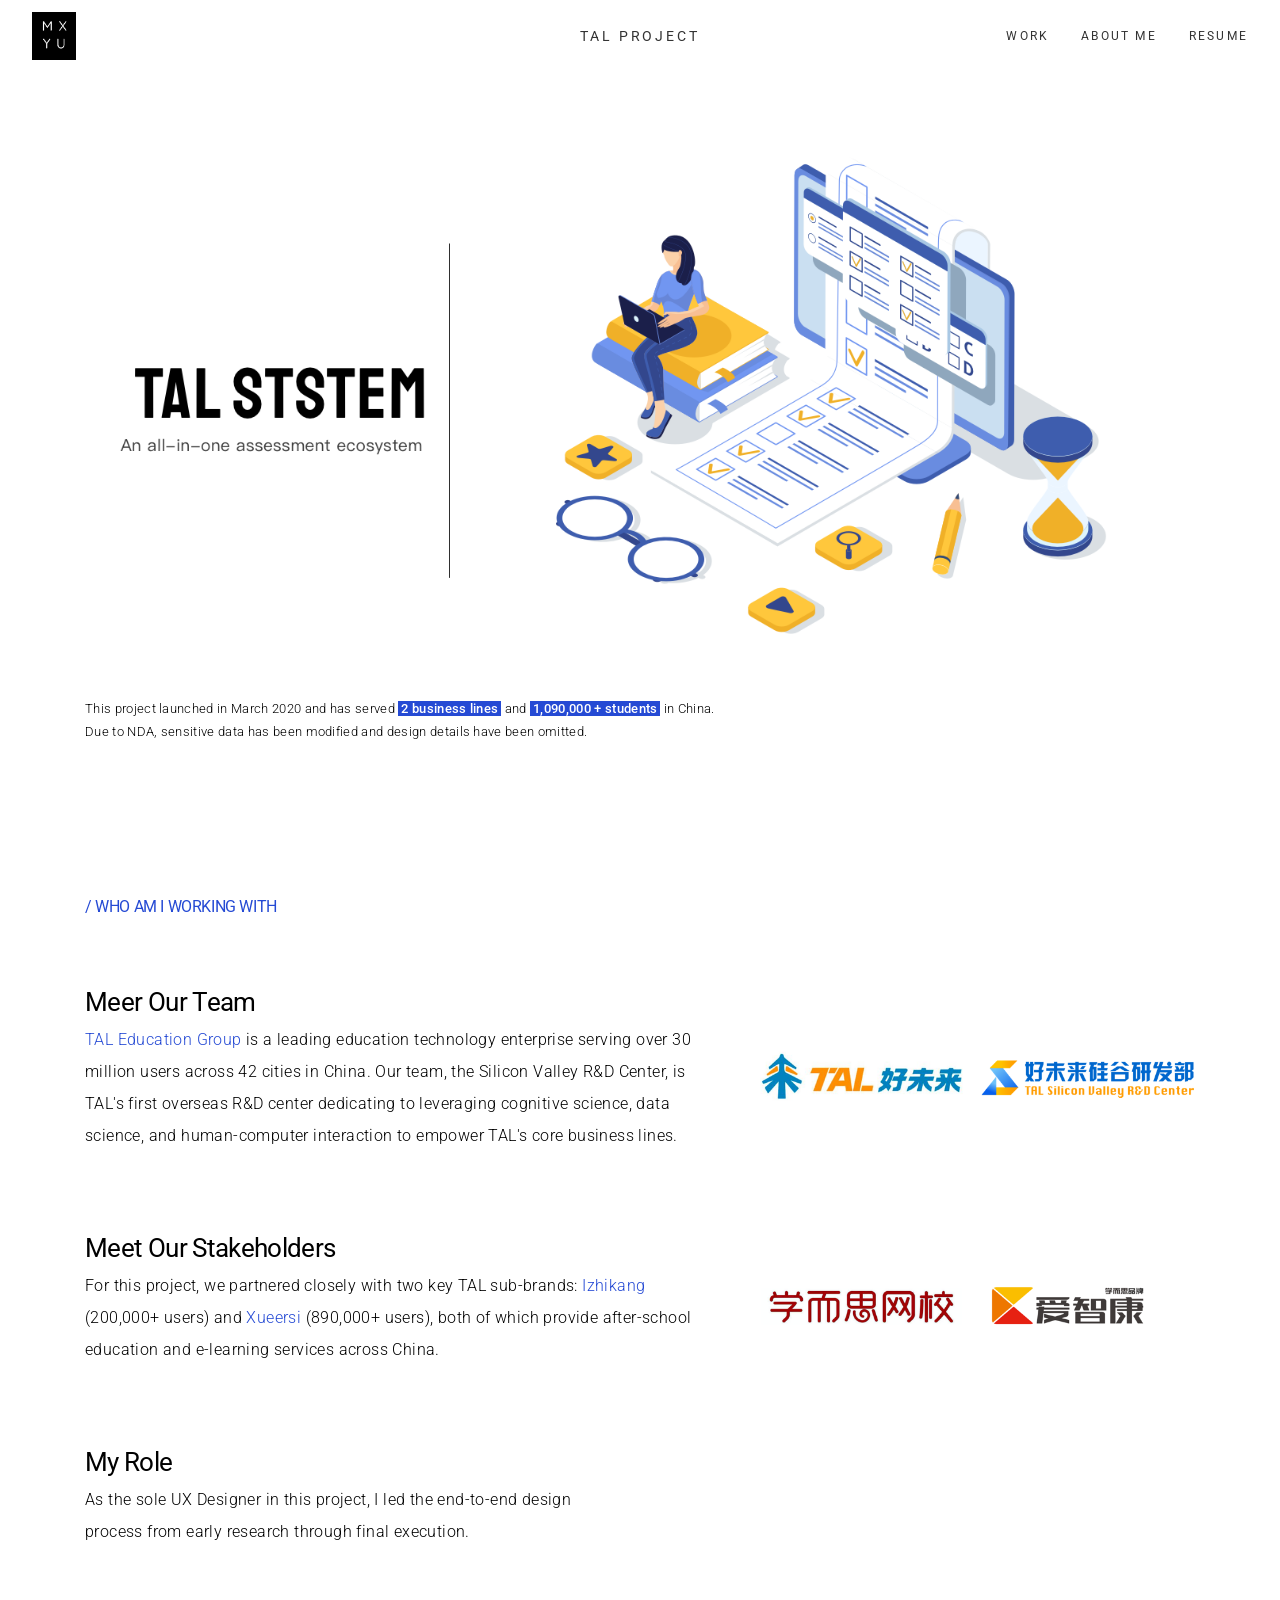
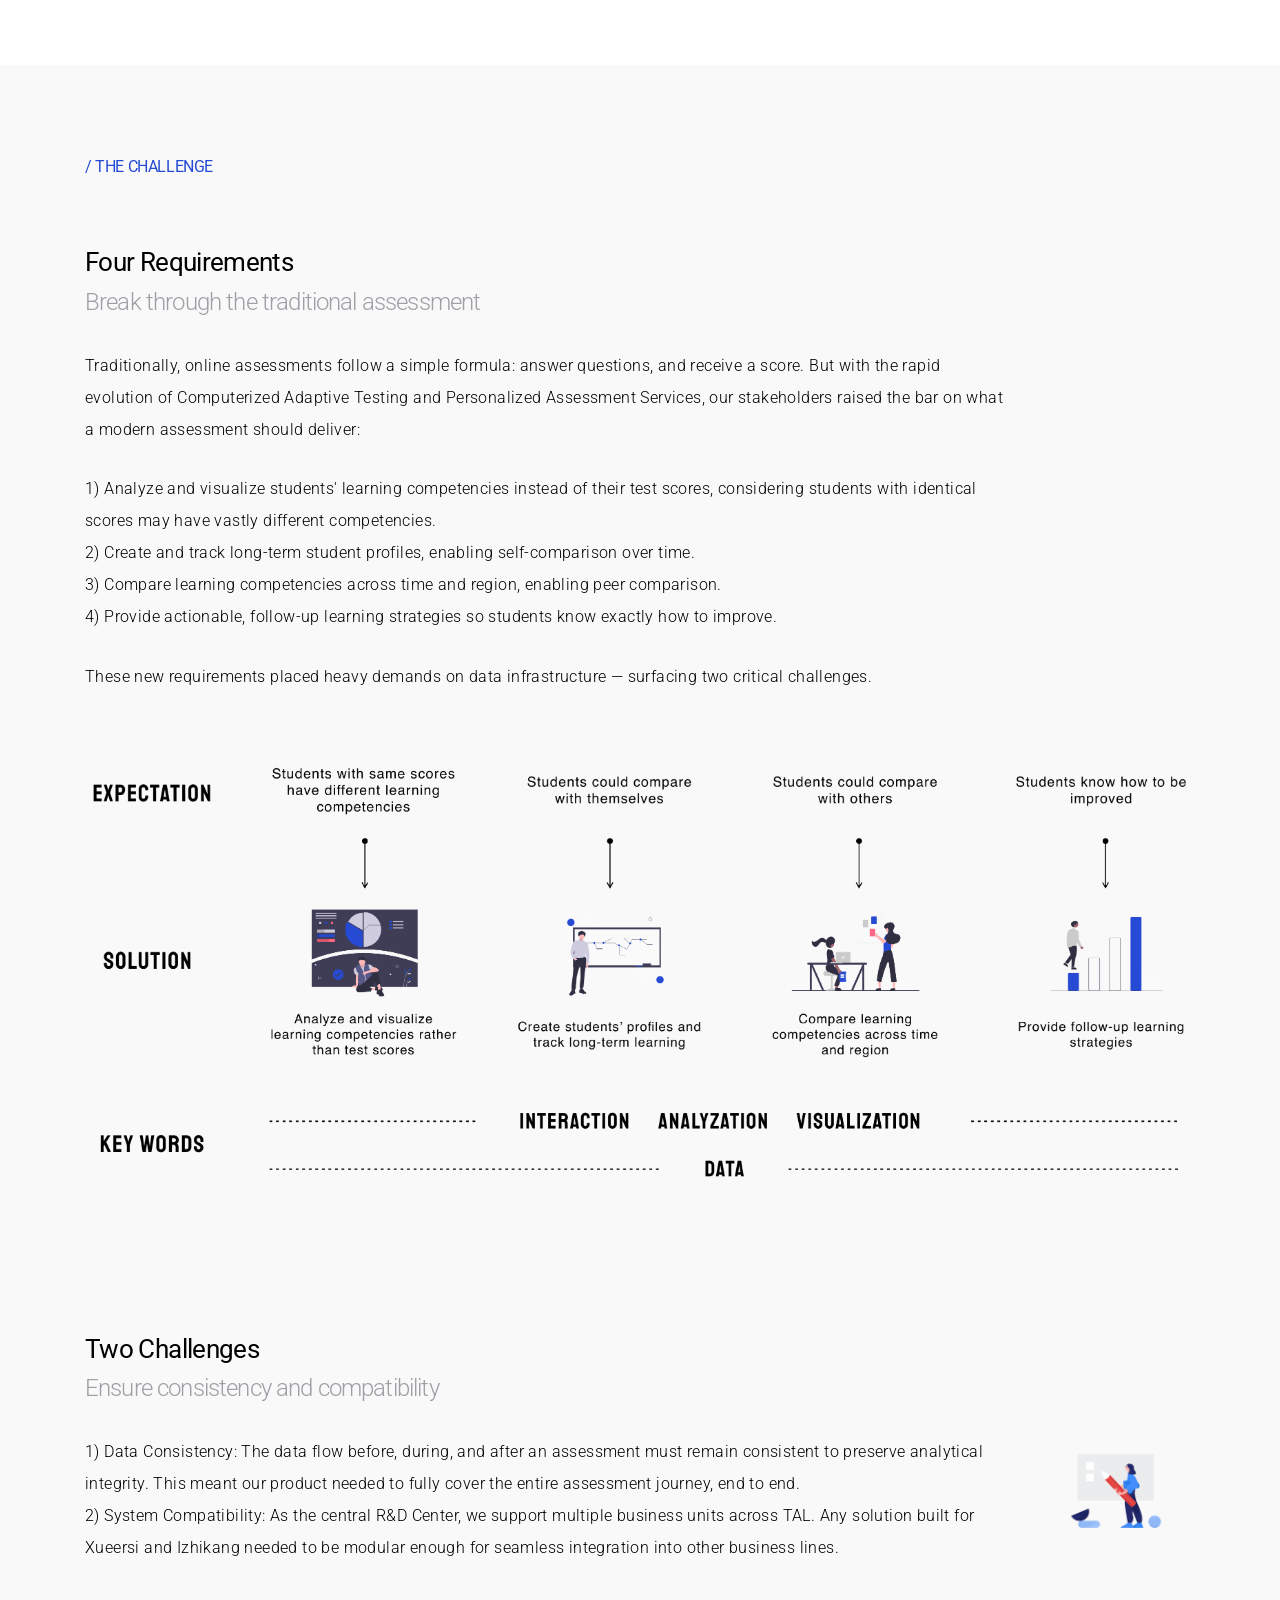
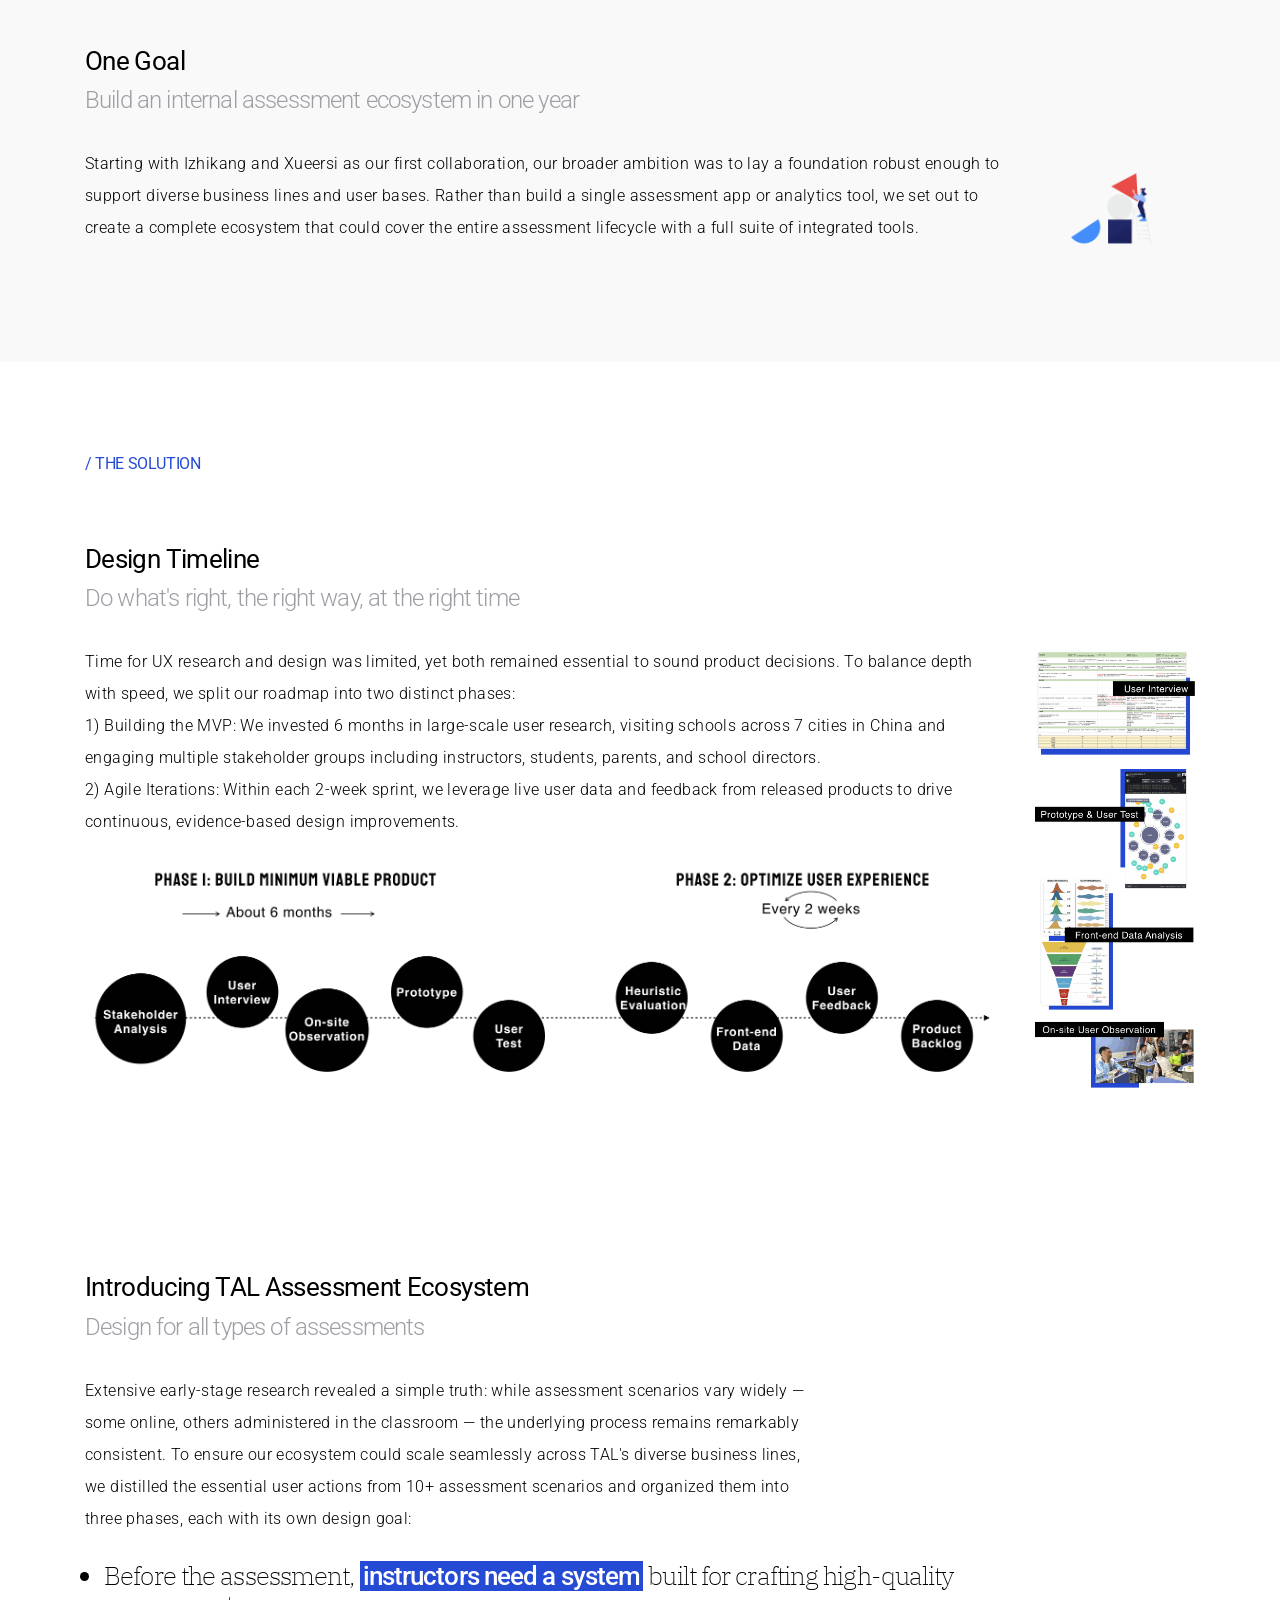
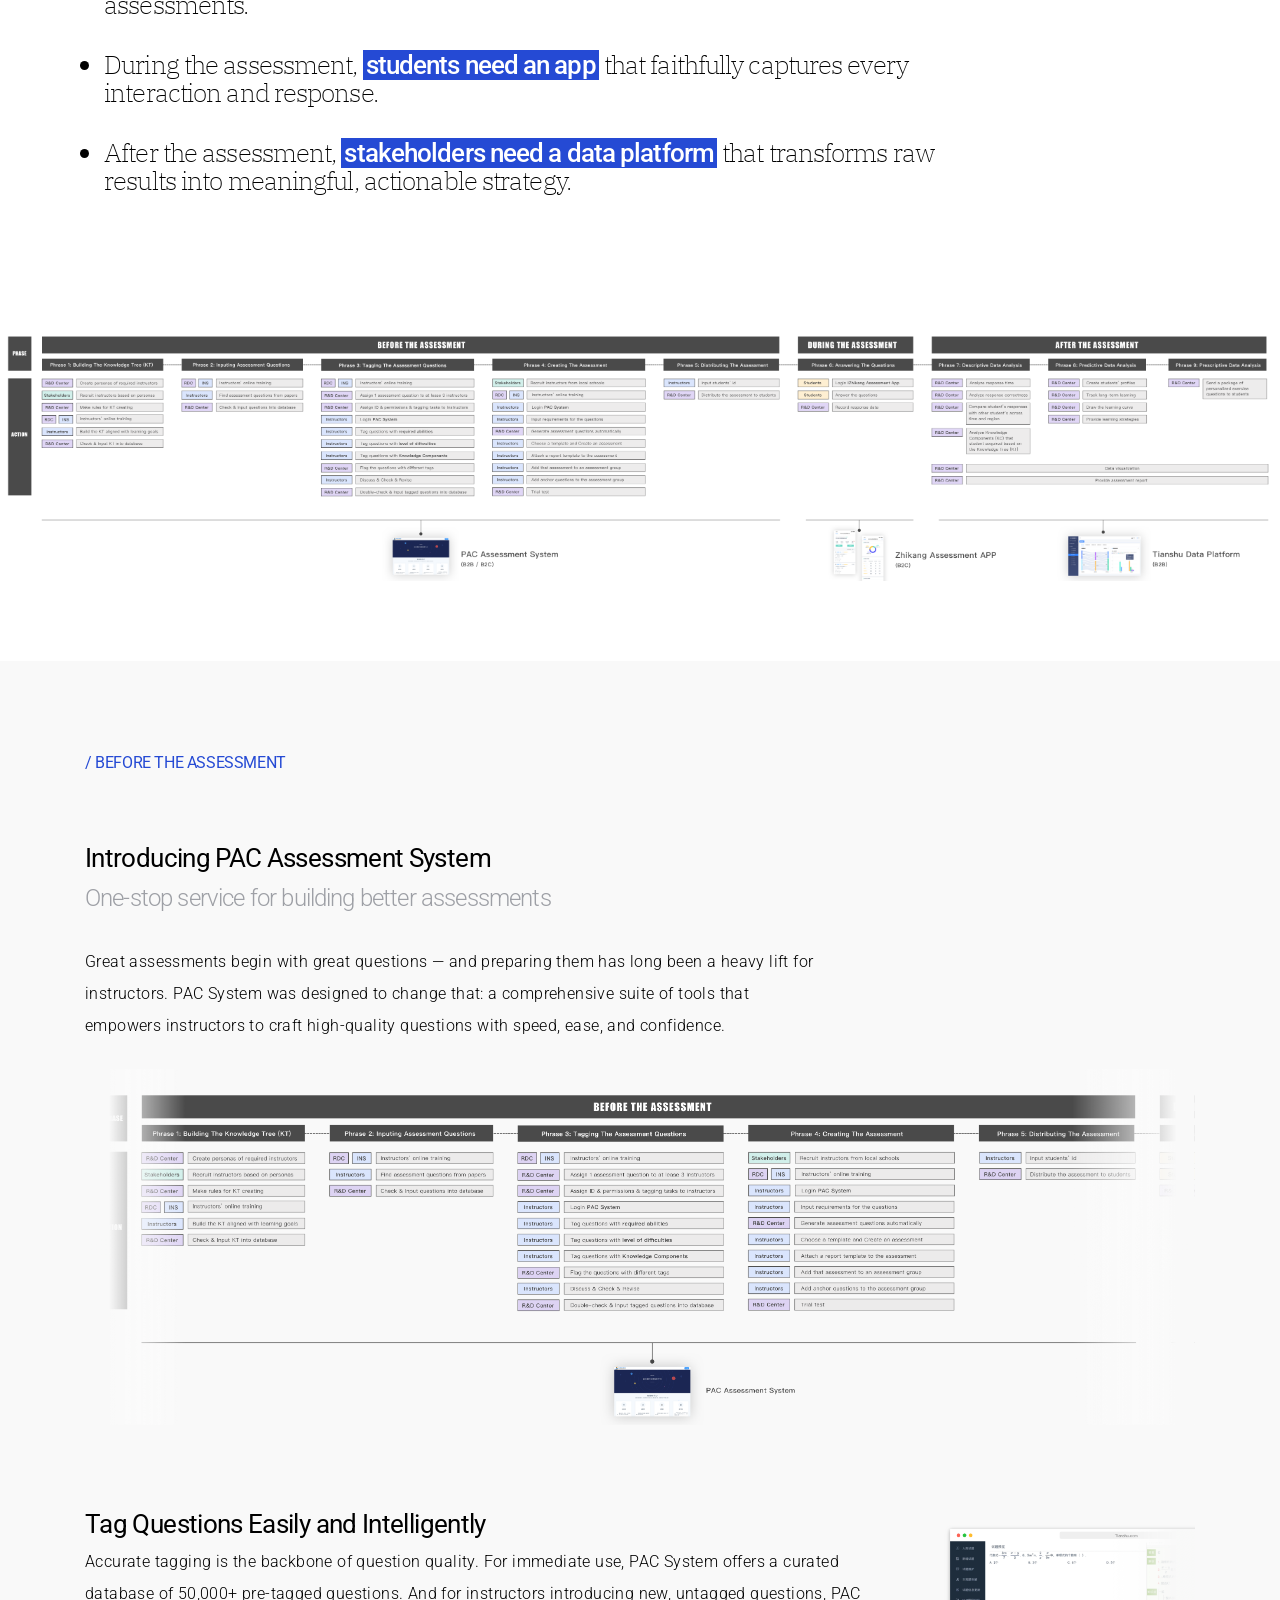
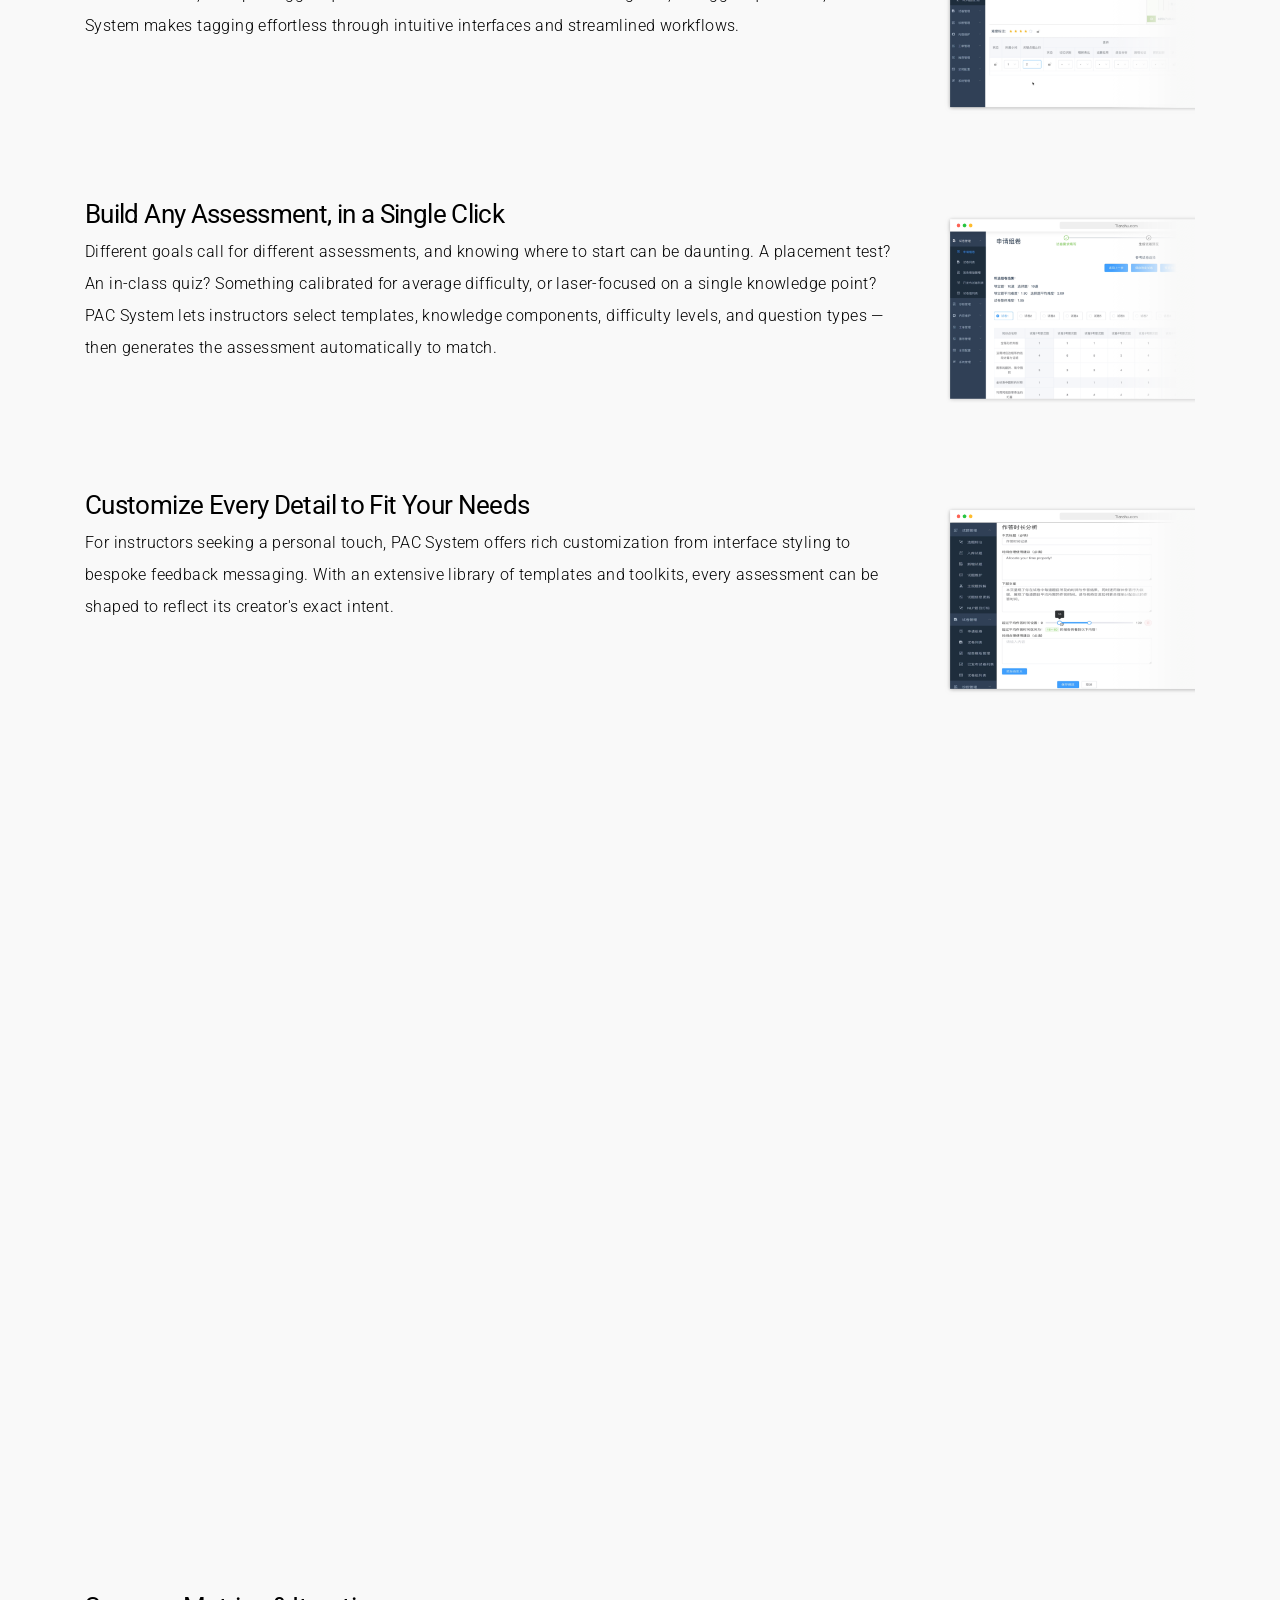
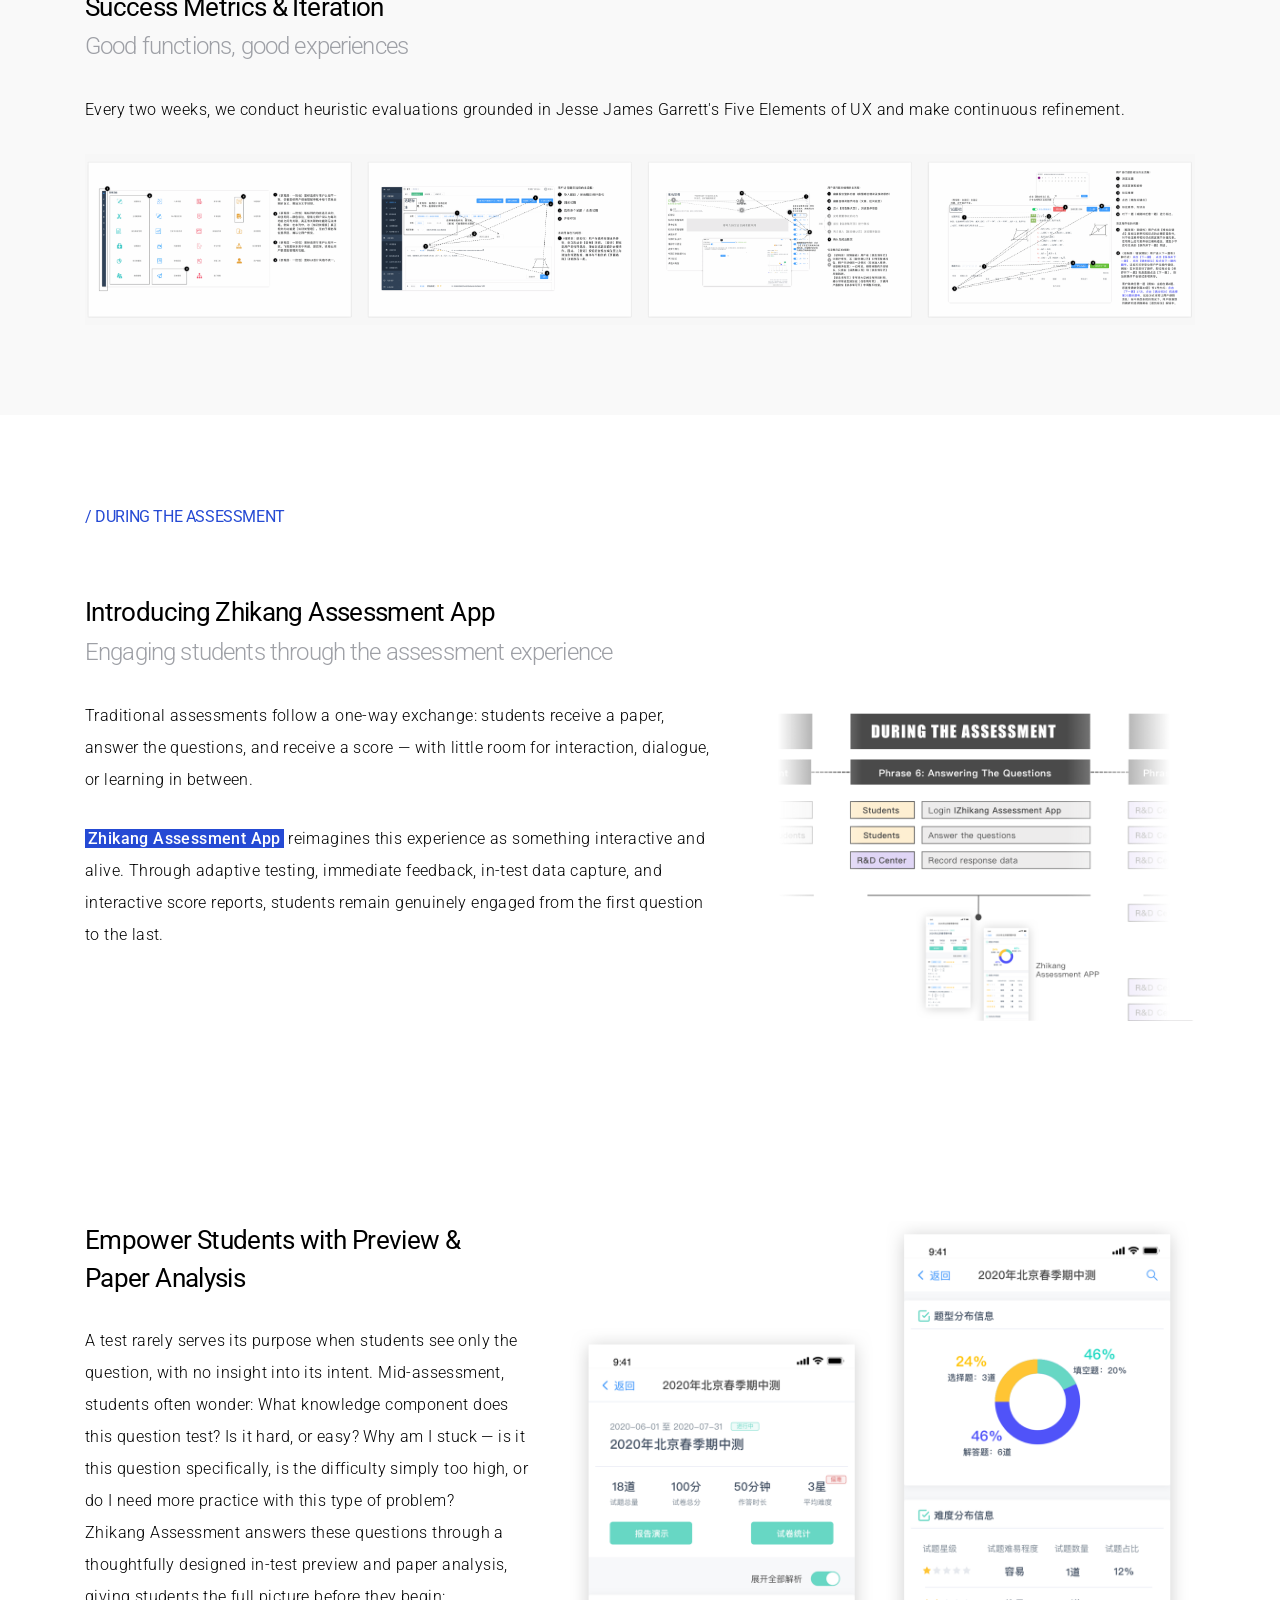
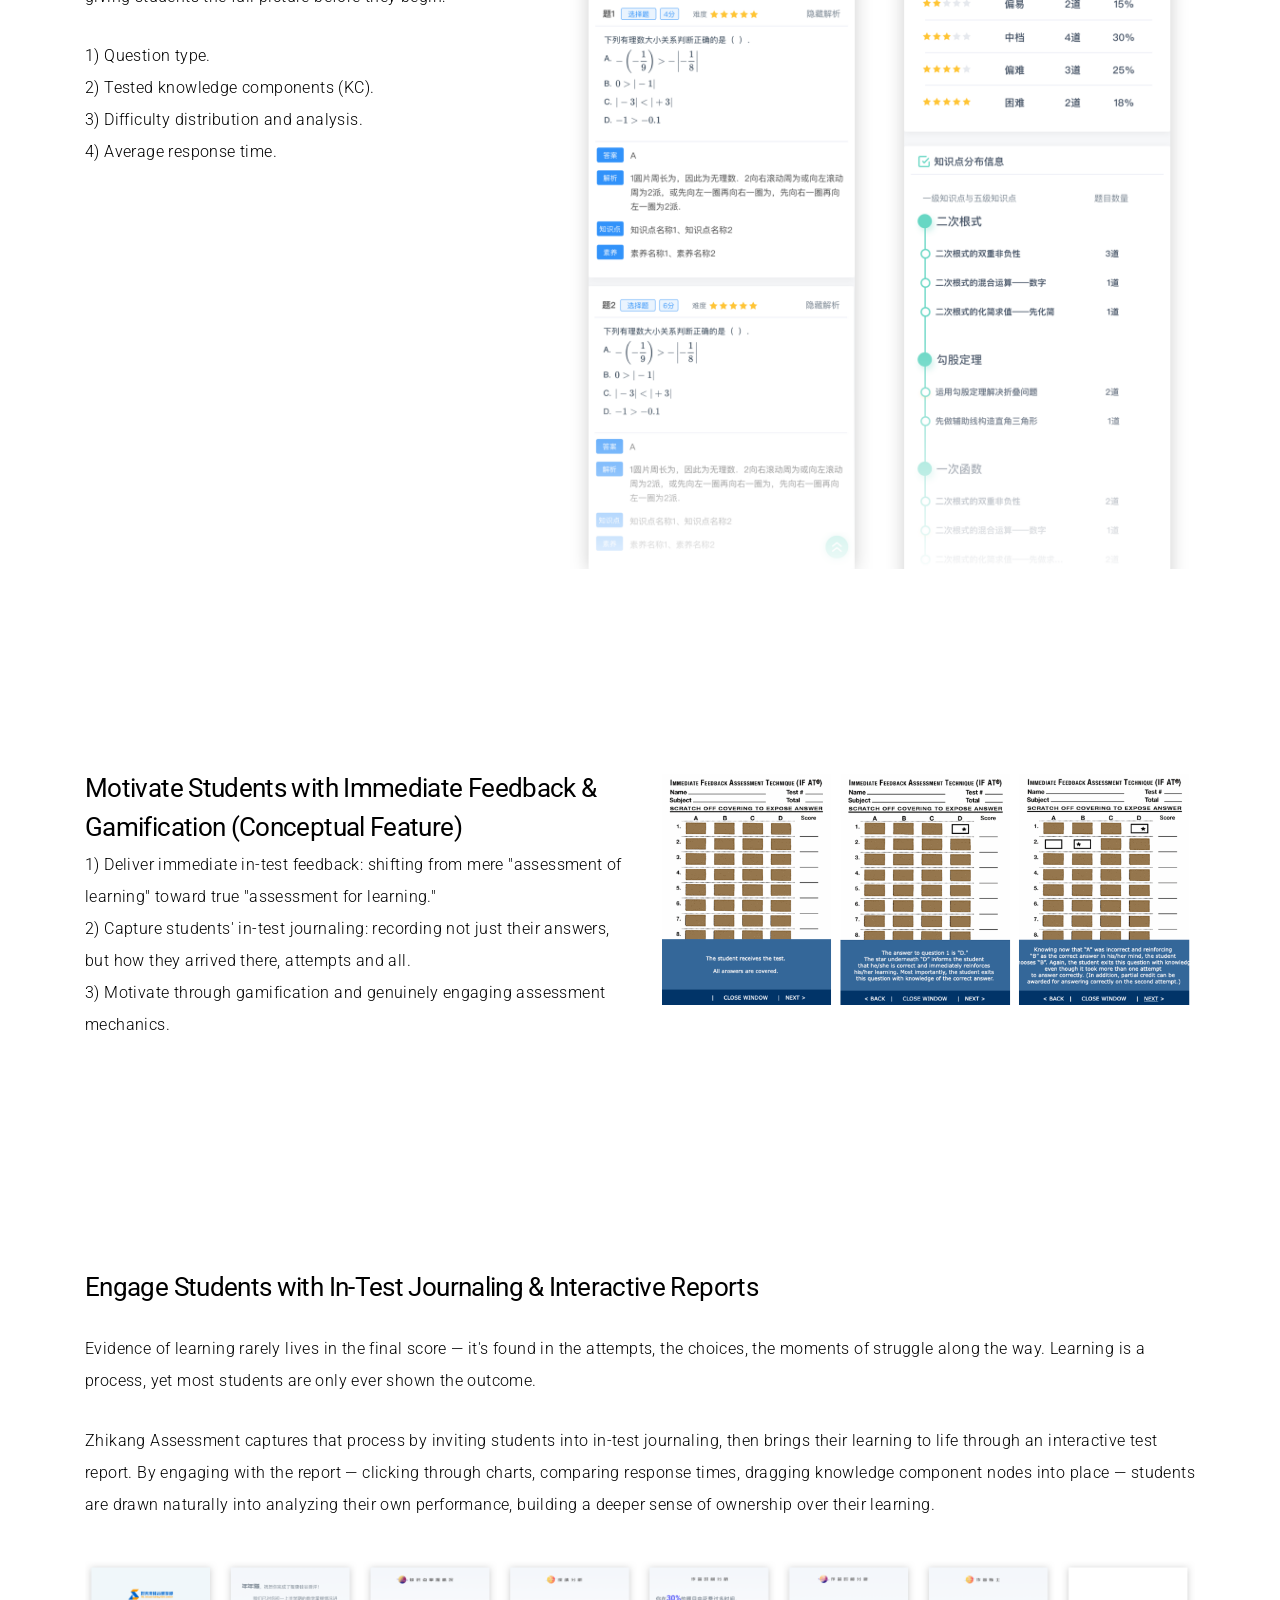
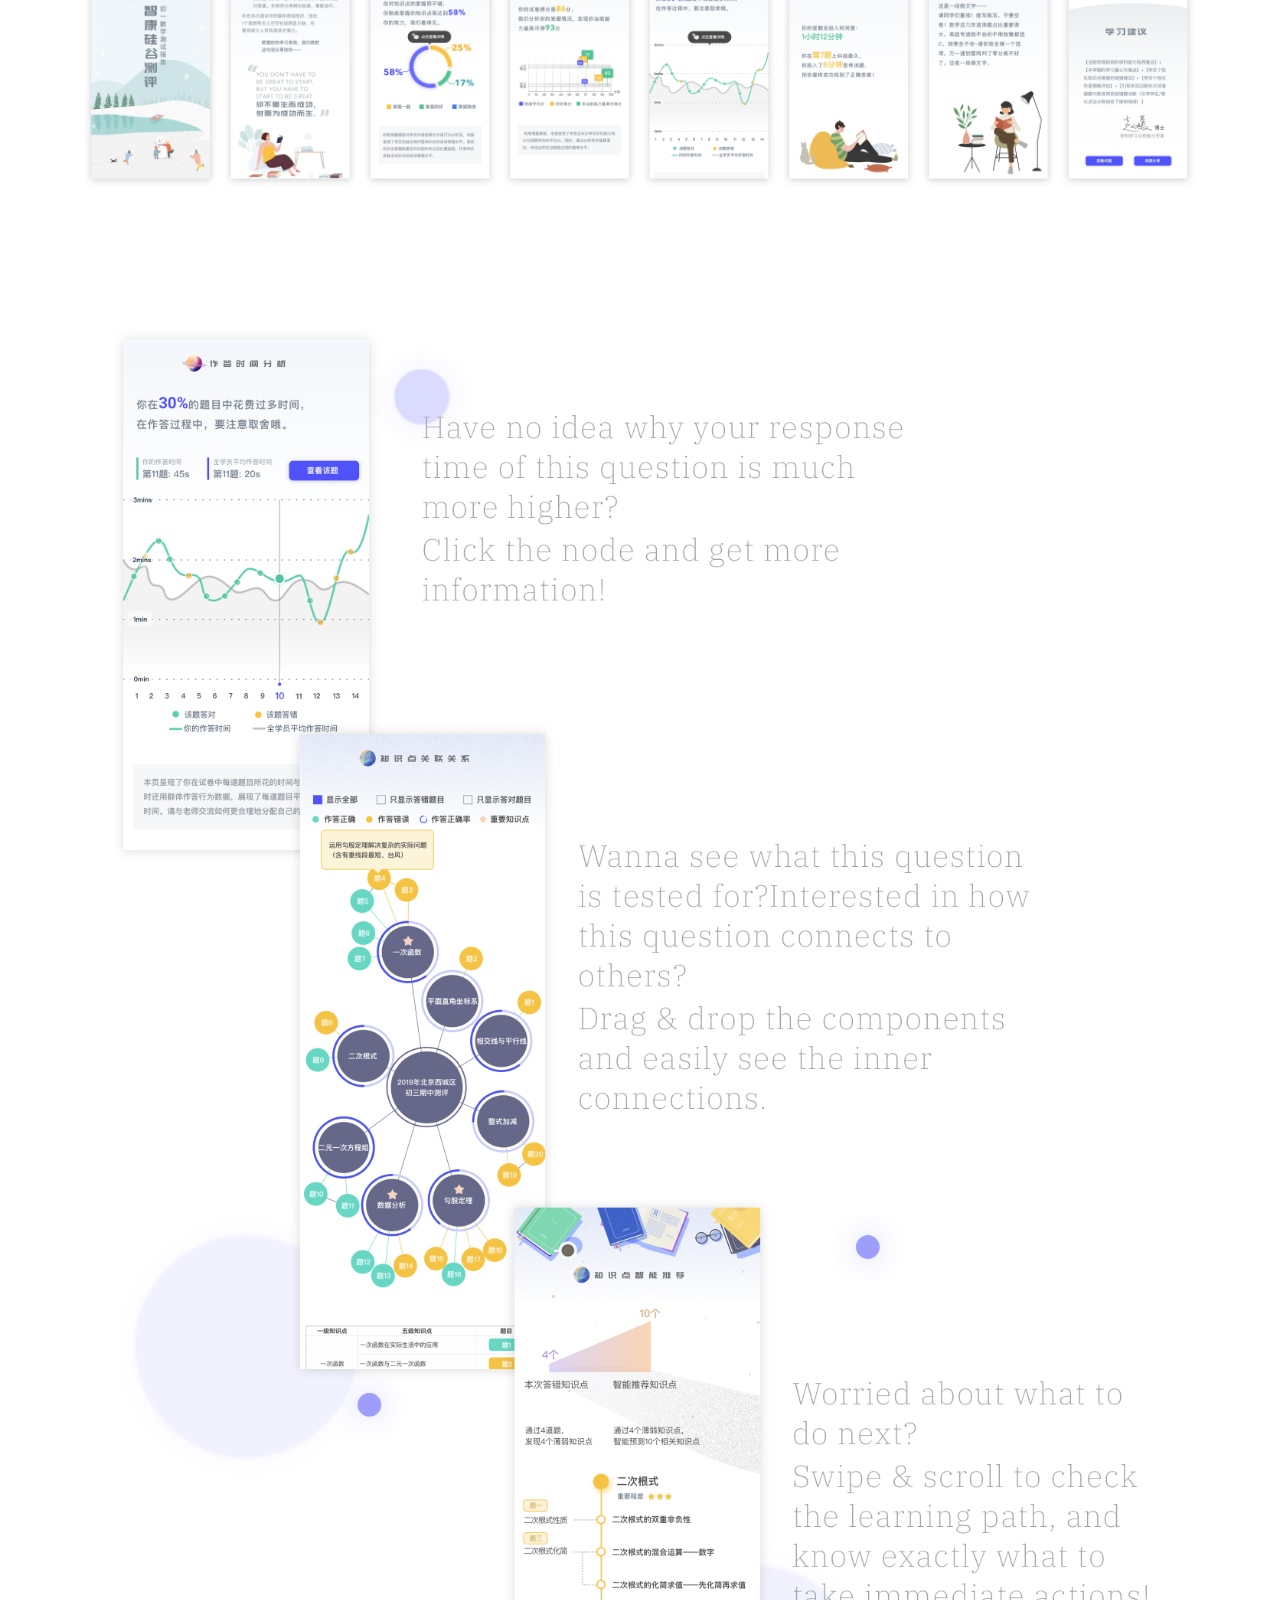
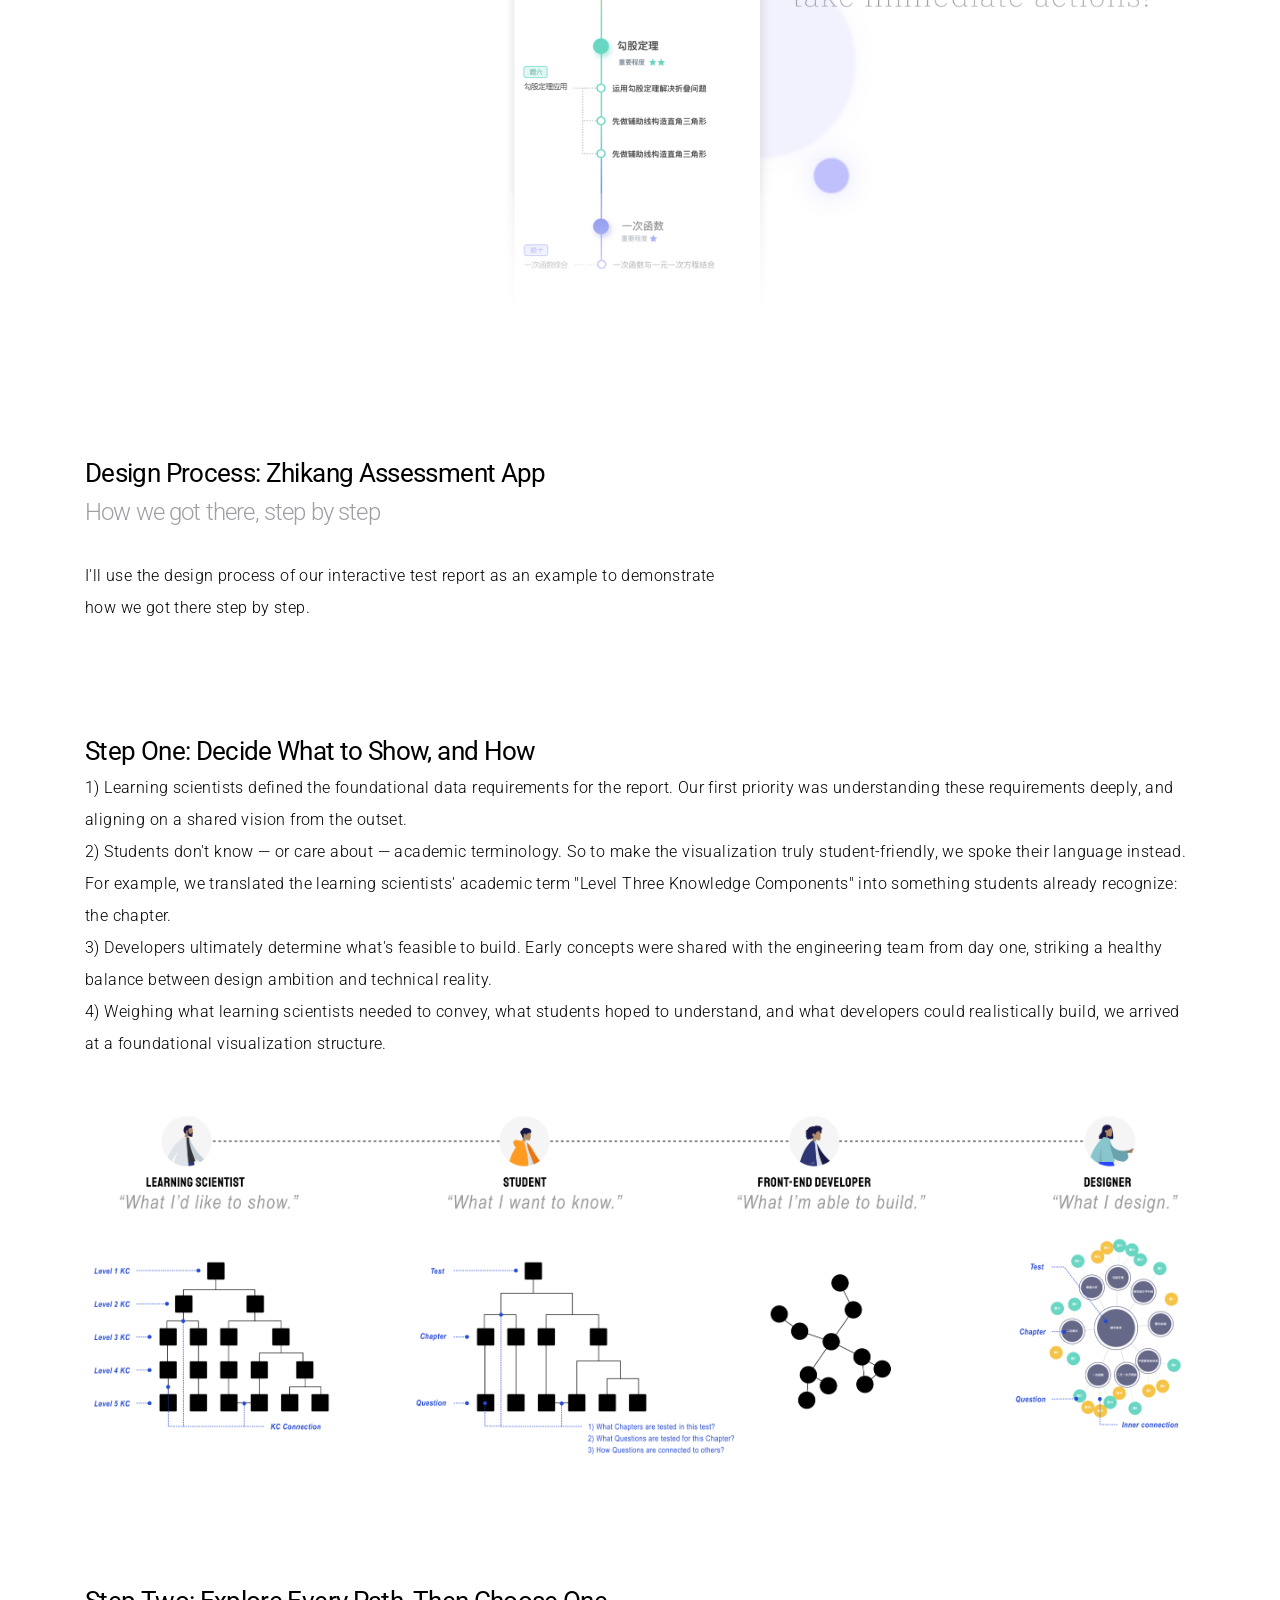
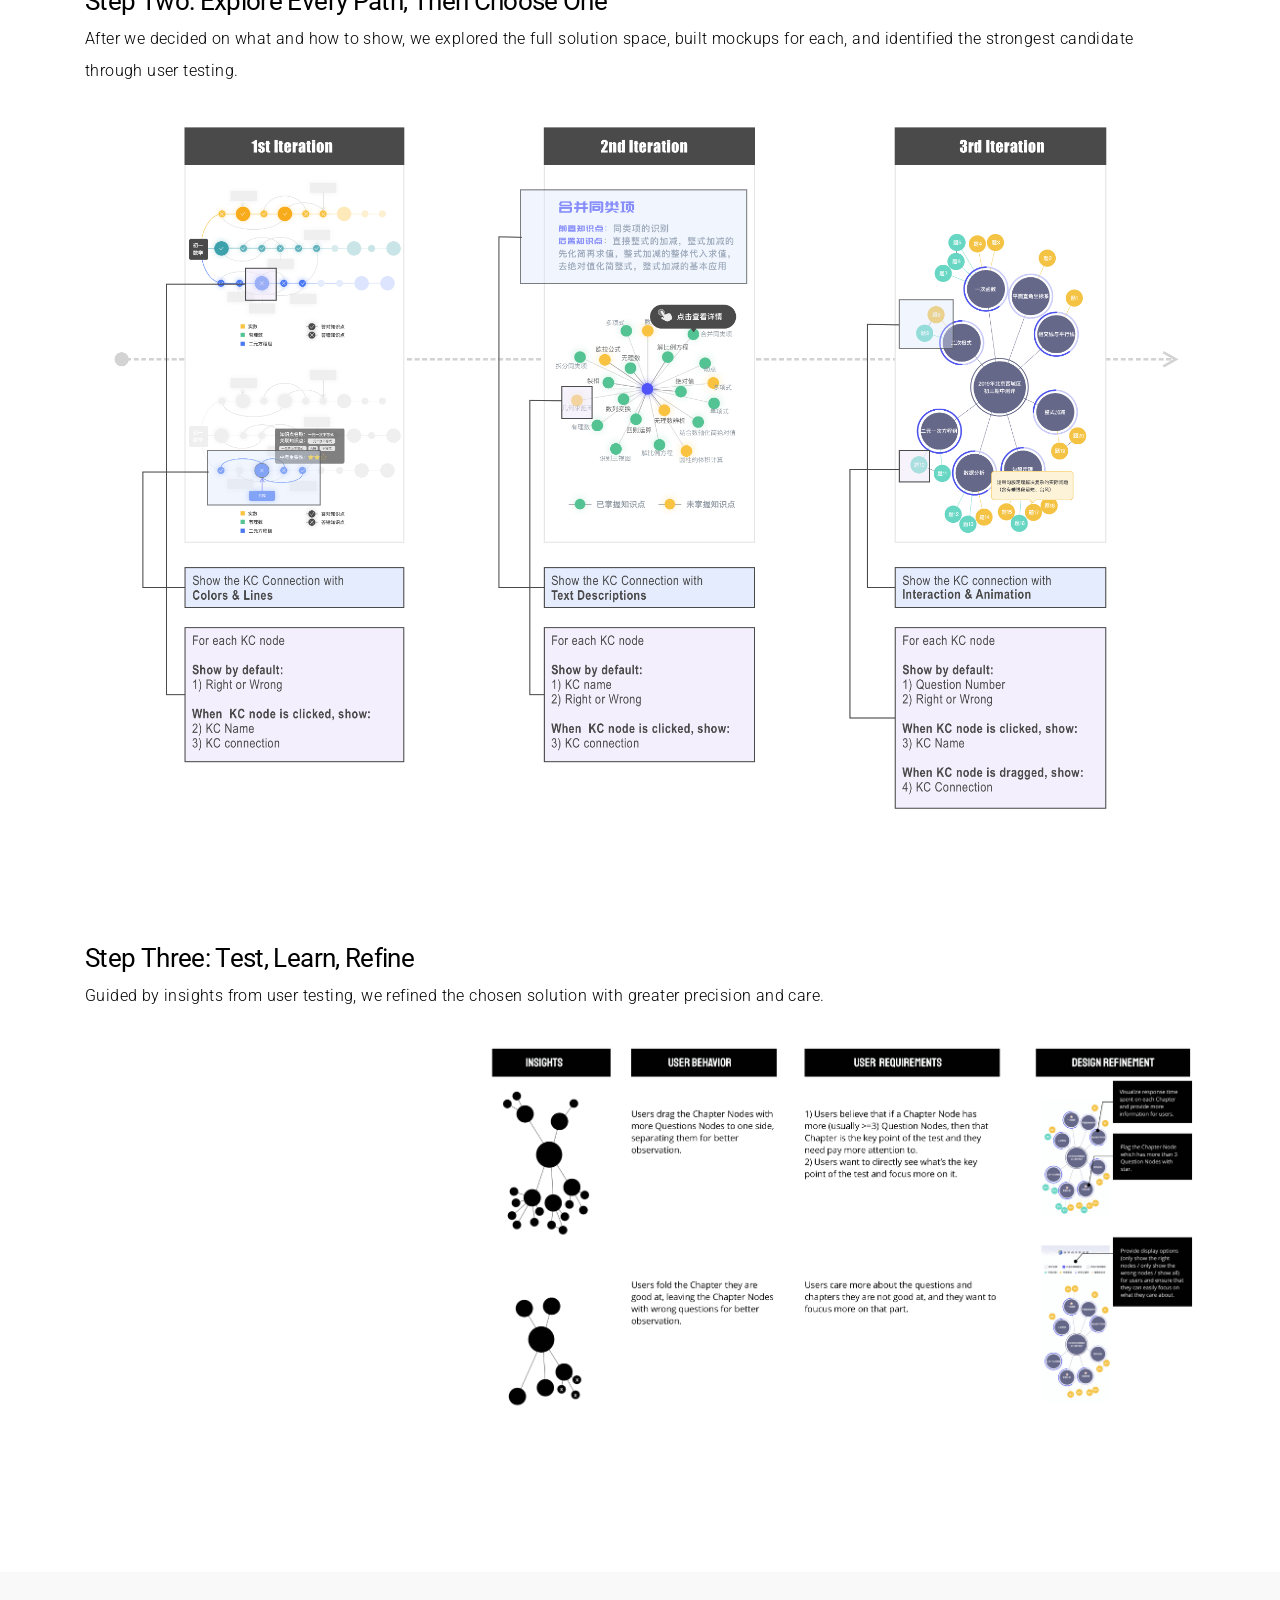
<file: work/tal.html>
<!DOCTYPE html>
<html>
    <head>
        <!--- basic page needs
        ================================================== -->
        <meta charset="utf-8">
        <!-- Without this the page renders at desktop width on phones and
             every media query below is ignored — it was missing before,
             which is why this case study had no responsive behaviour. -->
        <meta name="viewport" content="width=device-width, initial-scale=1">
        <title>TAL Assessment Ecosystem — Mengxin Yu</title>
        <meta name="description" content="TAL Assessment Ecosystem — system design case study by Mengxin Yu.">
        <meta name="author" content="Mengxin Yu">
        <meta name="robots" content="noindex, nofollow">

        <!--
        	CRITICAL LOADER STYLES — inlined on purpose.
        
        	Every ordinary stylesheet link blocks first paint. When the loader was
        	styled by one, the curtain could not appear until the very resources it
        	exists to cover had already downloaded — so a slow connection produced a
        	long blank white screen and *then* a loading animation, which is exactly
        	backwards. Inlining this means the loader paints on the first frame with
        	no network dependency at all.
        
        	This is only the resting appearance. The exit sequence and reduced-motion
        	rules live in assets/css/preloader.css, which loads asynchronously below
        	and is always in place long before the curtain lifts.
        -->
        <style>
        .preloader{position:fixed;top:0;left:0;right:0;bottom:0;z-index:9999;display:flex;
        flex-direction:column;align-items:center;justify-content:center;background:#fff;
        opacity:0;visibility:hidden}
        .js-loading .preloader{opacity:1;visibility:visible}
        .preloader__mark{margin-bottom:22px;font-family:"Quicksand",Arial,sans-serif;
        font-size:10px;font-weight:500;letter-spacing:5px;text-transform:uppercase;color:#9a9a9a}
        .preloader__track{position:relative;width:240px;max-width:60vw;height:1px;
        background:rgba(0,0,0,.09);overflow:hidden}
        .preloader__bar{position:absolute;top:0;right:0;bottom:0;left:0;background:#111;
        transform:scaleX(0);transform-origin:center}
        .preloader__sheen{position:absolute;top:0;right:0;bottom:0;left:0;
        background:linear-gradient(90deg,transparent,rgba(0,0,0,.28),transparent);
        transform:translateX(-100%);animation:preSheen 1.6s ease-in-out infinite}
        @keyframes preSheen{to{transform:translateX(100%)}}
        </style>
        <script>
        	/* Runs before the body is parsed, so the curtain is visible on the very
        	   first frame. Added by JS so a browser without it never sees a curtain
        	   it has no way to dismiss. */
        	document.documentElement.classList.add('js', 'js-loading');
        </script>

        <!--- CSS
        ================================================== -->
        <link rel="preconnect" href="https://fonts.googleapis.com">
        <link rel="preconnect" href="https://fonts.gstatic.com" crossorigin>
        <link rel="stylesheet" href="https://stackpath.bootstrapcdn.com/bootstrap/4.2.1/css/bootstrap.min.css" integrity="sha384-GJzZqFGwb1QTTN6wy59ffF1BuGJpLSa9DkKMp0DgiMDm4iYMj70gZWKYbI706tWS" crossorigin="anonymous" media="print" onload="this.media='all';this.onload=null">
		<noscript><link rel="stylesheet" href="https://stackpath.bootstrapcdn.com/bootstrap/4.2.1/css/bootstrap.min.css" integrity="sha384-GJzZqFGwb1QTTN6wy59ffF1BuGJpLSa9DkKMp0DgiMDm4iYMj70gZWKYbI706tWS" crossorigin="anonymous"></noscript>
        <link href="https://fonts.googleapis.com/css?family=Roboto:300,400,500&display=swap" rel="stylesheet" media="print" onload="this.media='all';this.onload=null">
		<noscript><link href="https://fonts.googleapis.com/css?family=Roboto:300,400,500&display=swap" rel="stylesheet"></noscript>
        <link href="https://fonts.googleapis.com/css2?family=IBM+Plex+Serif:wght@100;200;300&display=swap" rel="stylesheet" media="print" onload="this.media='all';this.onload=null">
		<noscript><link href="https://fonts.googleapis.com/css2?family=IBM+Plex+Serif:wght@100;200;300&display=swap" rel="stylesheet"></noscript>
        <link rel="stylesheet" href="../assets/css/preloader.css" media="print" onload="this.media='all';this.onload=null">
		<noscript><link rel="stylesheet" href="../assets/css/preloader.css"></noscript>
        <link rel="stylesheet" href="../assets/css/project-nav.css" media="print" onload="this.media='all';this.onload=null">
		<noscript><link rel="stylesheet" href="../assets/css/project-nav.css"></noscript>
        <link rel="stylesheet" href="../assets/css/tal.css" media="print" onload="this.media='all';this.onload=null">
		<noscript><link rel="stylesheet" href="../assets/css/tal.css"></noscript>

        <script src="../assets/js/preloader.js" defer></script>
    </head>
    <body>
    <!-- Site-wide loading animation. Styles: assets/css/preloader.css
         Behaviour: assets/js/preloader.js -->
    <div class="preloader" role="status" aria-label="Loading">
        <span class="preloader__mark">Mengxin Yu</span>
        <div class="preloader__track">
            <div class="preloader__bar"></div>
            <div class="preloader__sheen"></div>
        </div>
    </div>

        <!-- Shared case-study nav — identical markup in work/houyi.html.
             Styles: assets/css/project-nav.css · Behaviour: assets/js/project-nav.js -->
        <header class="proj-nav" id="projNav">
            <a class="proj-nav__logo" href="../index.html" aria-label="Mengxin Yu — home">
                <img src="../assets/images/site/weblogo.png" width="282" height="304" alt="Mengxin Yu">
            </a>
            <span class="proj-nav__title">TAL Project</span>
            <nav class="proj-nav__links" id="projNavLinks" aria-label="Main">
                <a href="../index.html">Work</a>
                <a href="../about.html">About Me</a>
                <a href="../resume.html">Resume</a>
            </nav>
            <button class="proj-nav__toggle" id="projNavToggle" type="button"
                    aria-label="Toggle menu" aria-expanded="false" aria-controls="projNavLinks">
                <span></span>
            </button>
        </header>
        <div class="content_header">
            <div class="container">
            <img src="../assets/images/tal/TALHeader.png" width="1400" height="640">
            </div>
        </div>
        <div class="content_notes">
            <div class="container">
             <p class="notes">This project launched in March 2020 and has served <b>2 business lines</b> and <b>1,090,000 + students</b> in China.
             <br>Due to NDA, sensitive data has been modified and design details have been omitted.</p>
            </div>
        </div>
        <div class="content_white">
            <div class="container">
                <div class="row">
                   <div class="col-12 col-md-8">
                        <h1 class="title">/ WHO AM I WORKING WITH</h1>
                    </div> 
                </div>
            </div>
            <div class="container">
                <div class="row">
                    <div class="col-12 col-md-7">
                       <h1 class="subtitle">Meer Our Team</h1>
                    </div>
                </div>
                <div class="row">
                    <div class="col-12 col-md-7">
                        <p>
                            <a href=http://en.100tal.com>TAL Education Group</a> is a leading education technology enterprise serving over 30 million users across 42 cities in China. Our team, the Silicon Valley R&D Center, is TAL's first overseas R&D center dedicating to leveraging cognitive science, data science, and human-computer interaction to empower TAL's core business lines.
                        </p>
                    </div>
                    <div class="col-12 col-md-5">
                        <img src="../assets/images/tal/TALlogo.png" width="716" height="152">
                    </div>
                </div>
            </div>

            <div class="container u-mt-1">
                <div class="row">
                    <div class="col-12 col-md-7">
                       <h1 class="subtitle">Meet Our Stakeholders</h1>
                    </div>
                </div>
                <div class="row">
                    <div class="col-12 col-md-7"> 
                        <p>
                        For this project, we partnered closely with two key TAL sub-brands: <a href=https://www.izhikang.com>Izhikang</a> (200,000+ users) and <a href=https://www.xueersi.com>Xueersi</a> (890,000+ users), both of which provide after-school education and e-learning services across China.
                        </p>
                    </div>
                    <div class="col-12 col-md-5">
                        <img src="../assets/images/tal/logo.png" width="716" height="114">
                    </div>
                </div>
            </div>
            
            <div class="container u-mt-1">
                <div class="row">
                    <div class="col-12 col-md-6">
                       <h1 class="subtitle">My Role</h1>
                        <p>
                        As the sole UX Designer in this project, I led the end-to-end design process from early research through final execution.
                        </p>
                    </div>
                </div>
                <div class="row">
                    
                </div>
            </div>
        </div>
        
        <div class="content_grey">
            <div class="container">
                <div class="row">
                   <div class="col-12 col-md-8">
                        <h1 class="title">/ THE CHALLENGE</h1>
                    </div> 
                </div>
            </div>
            <div class="container">
                 <div class="row">
                   <div class="col-12 col-md-8">
                        <h1>Four Requirements</h1>
                        <h2>Break through the traditional assessment</h2>
                    </div>
                </div>
                <div class="row">
                    <div class="col-12 col-md-10">
                       <p>
                       Traditionally, online assessments follow a simple formula: answer questions, and receive a score. But with the rapid evolution of Computerized Adaptive Testing and Personalized Assessment Services, our stakeholders raised the bar on what a modern assessment should deliver:
                       </p>
                       <p>
                       1) Analyze and visualize students' learning competencies instead of their test scores, considering students with identical scores may have vastly different competencies.
                       <br>
                       2) Create and track long-term student profiles, enabling self-comparison over time.
                       <br>
                       3) Compare learning competencies across time and region, enabling peer comparison.
                       <br>
                       4) Provide actionable, follow-up learning strategies so students know exactly how to improve.
                       </p>
                       <p>
                        These new requirements placed heavy demands on data infrastructure — surfacing two critical challenges.
                       </p>
                    </div>
                </div>
                <div class="row u-mt-0 u-mb-4">
                   <div class="col-12 col-md-12">
                        <img src="../assets/images/tal/challenge.png" width="6441" height="2726">
                    </div>
                </div>
            </div>
            <div class="container u-mt-1">
                <div class="row">
                   <div class="col-12 col-md-8">
                        <h1>Two Challenges</h1>
                        <h2>Ensure consistency and compatibility</h2>
                    </div>
                </div>
            </div>
            <div class="container">
                <div class="row">
                    <div class="col-12 col-md-10">
                       <p>
                       1) Data Consistency: The data flow before, during, and after an assessment must remain consistent to preserve analytical integrity. This meant our product needed to fully cover the entire assessment journey, end to end.
                        <br>
                       2) System Compatibility: As the central R&D Center, we support multiple business units across TAL. Any solution built for Xueersi and Izhikang needed to be modular enough for seamless integration into other business lines.
                       </p>
                    </div>
                    <div class="col-12 col-md-2" style="text-align: center">
                        <img src="../assets/images/tal/img2.png" width="1368" height="912">
                    </div>
                </div>
            </div>
            <div class="container u-mt-1">
                <div class="row">
                   <div class="col-12 col-md-8">
                        <h1>One Goal</h1>
                        <h2>Build an internal assessment ecosystem in one year</h2>
                    </div>
                </div>
            </div>
            <div class="container">
                <div class="row">
                    <div class="col-12 col-md-10">
                       <p>
                       Starting with Izhikang and Xueersi as our first collaboration, our broader ambition was to lay a foundation robust enough to support diverse business lines and user bases. Rather than build a single assessment app or analytics tool, we set out to create a complete ecosystem that could cover the entire assessment lifecycle with a full suite of integrated tools.
                       </p>
                    </div>
                    <div class="col-12 col-md-2" style="text-align: center">
                        <img src="../assets/images/tal/img3.png" width="1368" height="912">
                     </div>
                </div>
            </div>
        </div>
        
        <div class="content_white">
            <div class="container">
                <div class="row">
                   <div class="col-12 col-md-8">
                        <h1 class="title">/ THE SOLUTION</h1>
                    </div> 
                </div>
            </div>
            <div class="container">
                <div class="row">
                   <div class="col-12 col-md-8">
                        <h1>Design Timeline</h1>
                        <h2>Do what's right, the right way, at the right time</h2>
                    </div>
                </div>
            </div>
            <div class="container">
                <div class="row">
                      <div class="col-12 col-md-10">
                          <p>Time for UX research and design was limited, yet both remained essential to sound product decisions. To balance depth with speed, we split our roadmap into two distinct phases:
                          <br>1) Building the MVP: We invested 6 months in large-scale user research, visiting schools across 7 cities in China and engaging multiple stakeholder groups including instructors, students, parents, and school directors.
                          <br>2) Agile Iterations: Within each 2-week sprint, we leverage live user data and feedback from released products to drive continuous, evidence-based design improvements.
                          </p>
                        <img src="../assets/images/tal/process.png" width="7744" height="1861"> 
                    </div>
                   <div class="col-12 col-md-2">
                        <img src="../assets/images/tal/userresearch.png" width="1225" height="3384">
                    </div>
                </div>
            </div>
        </div>
        
        <div class="content_white">
            <div class="container">
                <div class="row">
                   <div class="col-12 col-md-8">
                        <h1>Introducing TAL Assessment Ecosystem</h1>
                        <h2>Design for all types of assessments</h2>
                    </div>
                </div>
            </div>
            <div class="container">
                <div class="row">
                    <div class="col-12 col-md-8">
                        <p>
                        Extensive early-stage research revealed a simple truth: while assessment scenarios vary widely — some online, others administered in the classroom — the underlying process remains remarkably consistent. To ensure our ecosystem could scale seamlessly across TAL's diverse business lines, we distilled the essential user actions from 10+ assessment scenarios and organized them into three phases, each with its own design goal:
                        </p>
                    </div>
                </div>
                <div class="row">
                    <div class="col-12 col-md-10">
                        <ul>
                            <li>Before the assessment, <b>instructors need a system</b> built for crafting high-quality assessments.</li>
                            <li>During the assessment, <b>students need an app</b> that faithfully captures every interaction and response.</li>
                            <li>After the assessment, <b>stakeholders need a data platform</b> that transforms raw results into meaningful, actionable strategy.</li>
                        </ul>
                    </div>
                </div>
            </div>
        </div>
        
        <div class="row u-mb-2">
            <div class="col-12 col-md-12">
                <img src="../assets/images/tal/Big1.png" width="7304" height="1506" style="width: 100vw">
            </div>
        </div>
        
  
            
        
        <div class="content_grey">
            <div class="container">
                <div class="row">
                   <div class="col-12 col-md-8">
                        <h1 class="title">/ BEFORE THE ASSESSMENT</h1>
                    </div> 
                </div>
            </div>
            <div class="container">
                <div class="row">
                   <div class="col-12 col-md-9">
                        <h1>Introducing PAC Assessment System</h1>
                        <h2>One-stop service for building better assessments</h2>
                    </div>
                </div>
            </div>
            <div class="container">
                <div class="row">
                    <div class="col-12 col-md-8">
                        <p>
                        Great assessments begin with great questions — and preparing them has long been a heavy lift for instructors. PAC System was designed to change that: a comprehensive suite of tools that empowers instructors to craft high-quality questions with speed, ease, and confidence.
                        </p>
                    </div>
                </div>
                <div class="row">
                     <div class="col-12 col-md-12">
                        <img src="../assets/images/tal/PACbig.png" width="3761" height="1205">
                    </div>
                </div>
            </div>
            <div class="container u-mt-2">
                <div class="row">
                   <div class="col-12 col-md-9">
                        <h1>Tag Questions Easily and Intelligently</h1>
                        <p>
                        Accurate tagging is the backbone of question quality. For immediate use, PAC System offers a curated database of 50,000+ pre-tagged questions. And for instructors introducing new, untagged questions, PAC System makes tagging effortless through intuitive interfaces and streamlined workflows.
                        </p>
                    </div>
                     <div class="col-12 col-md-3" style="text-align: center">
                        <img src="../assets/images/tal/PAC2.png" width="882" height="728" style="width: 100%">
                    </div> 
                </div>
            </div>
            <div class="container u-mt-2">
                <div class="row">
                   <div class="col-12 col-md-9">
                        <h1>Build Any Assessment, in a Single Click</h1>
                        <p>
                        Different goals call for different assessments, and knowing where to start can be daunting. A placement test? An in-class quiz? Something calibrated for average difficulty, or laser-focused on a single knowledge point? PAC System lets instructors select templates, knowledge components, difficulty levels, and question types — then generates the assessment automatically to match.
                        </p>
                    </div> 
                    <div class="col-12 col-md-3" style="text-align: center">
                        <img src="../assets/images/tal/PAC1.png" width="882" height="728" style="width: 100%">
                    </div>
                </div>
            </div>
            <div class="container u-mt-2">
                <div class="row">
                   <div class="col-12 col-md-9">
                        <h1>Customize Every Detail to Fit Your Needs</h1>
                        <p>
                        For instructors seeking a personal touch, PAC System offers rich customization from interface styling to bespoke feedback messaging. With an extensive library of templates and toolkits, every assessment can be shaped to reflect its creator's exact intent.
                        </p>
                    </div> 
                     <div class="col-12 col-md-3" style="text-align: center">
                        <img src="../assets/images/tal/PAC3.png" width="882" height="728" style="width: 100%">
                    </div>
                </div>
            </div>
            <div class="container u-mt-2">
                <iframe style='width:100%; aspect-ratio: 16 / 9; height:auto;' src="https://www.youtube.com/embed/pwvMMbltQaI" frameborder="0" allow="accelerometer; autoplay; clipboard-write; encrypted-media; gyroscope; picture-in-picture" allowfullscreen></iframe>
            </div>
            <div class="container u-mt-5">
                <div class="row">
                   <div class="col-12 col-md-9">
                        <h1>Success Metrics & Iteration</h1>
                        <h2>Good functions, good experiences</h2>
                    </div>
                </div>
            </div>
            <div class="container">
                <div class="row">
                   <div class="col-12 col-md-12">
                        <p>
                        Every two weeks, we conduct heuristic evaluations grounded in Jesse James Garrett's Five Elements of UX and make continuous refinement.
                        </p>
                        <img src="../assets/images/tal/heuristic.png" width="13708" height="2112">
                    </div>
                </div>
            </div>
        </div>

        
        <div class="content_white">
            <div class="container">
                <div class="row">
                   <div class="col-12 col-md-8">
                        <h1 class="title">/ DURING THE ASSESSMENT</h1>
                    </div> 
                </div>
            </div>
            <div class="container">
                <div class="row">
                   <div class="col-12 col-md-8">
                        <h1>Introducing Zhikang Assessment App</h1>
                        <h2>Engaging students through the assessment experience</h2>
                    </div>
                </div>
            </div>
            <div class="container">
                <div class="row">
                    <div class="col-12 col-md-7">
                        <p>
                        Traditional assessments follow a one-way exchange: students receive a paper, answer the questions, and receive a score — with little room for interaction, dialogue, or learning in between.
                        </p>
                        <p>
                           <b>Zhikang Assessment App</b> reimagines this experience as something interactive and alive. Through adaptive testing, immediate feedback, in-test data capture, and interactive score reports, students remain genuinely engaged from the first question to the last.
                        </p>
                    </div>
                    <div class="col-12 col-md-5">
                        <img src="../assets/images/tal/ZhikangBig.png" width="978" height="706">
                    </div>
                </div>
            </div>
            <div class="container u-mt-6">
                <div class="row">
                   <div class="col-12 col-md-5">
                        <h1>Empower Students with Preview & Paper Analysis</h1>
                        <p></p>
                        <p>A test rarely serves its purpose when students see only the question, with no insight into its intent. Mid-assessment, students often wonder: What knowledge component does this question test? Is it hard, or easy? Why am I stuck — is it this question specifically, is the difficulty simply too high, or do I need more practice with this type of problem?
                        <br>Zhikang Assessment answers these questions through a thoughtfully designed in-test preview and paper analysis, giving students the full picture before they begin:</p>
                        <p>
                            1) Question type.
                            <br>
                            2) Tested knowledge components (KC).
                            <br>
                            3) Difficulty distribution and analysis.
                            <br>
                            4) Average response time.
                        </p>
                    </div> 
                    <div class="col-12 col-md-7">
                        <img src="../assets/images/tal/PaperAnalysis.png" width="1336" height="1996">
                    </div>
                </div>
            </div>
            
            <div class="container u-mt-6">
                <div class="row">
                   <div class="col-12 col-md-6">
                        <h1>Motivate Students with Immediate Feedback & Gamification (Conceptual Feature)</h1>
                        <p>
                        1) Deliver immediate in-test feedback: shifting from mere "assessment of learning" toward true "assessment for learning."
                        <br>
                        2) Capture students' in-test journaling: recording not just their answers, but how they arrived there, attempts and all.
                        <br>
                        3) Motivate through gamification and genuinely engaging assessment mechanics.
                        </p>
                    </div> 
                    <div class="col-12 col-md-6">
                        <img src="../assets/images/tal/ifat.png" width="1904" height="876">
                    </div>
                </div>
            </div>
            
            <div class="container u-mt-6">
                <div class="row">
                   <div class="col-12 col-md-12">
                        <h1>Engage Students with In-Test Journaling & Interactive Reports</h1>
                        <p></p>
                        <p>Evidence of learning rarely lives in the final score — it's found in the attempts, the choices, the moments of struggle along the way. Learning is a process, yet most students are only ever shown the outcome.
                       </p>
                        <p>Zhikang Assessment captures that process by inviting students into in-test journaling, then brings their learning to life through an interactive test report. By engaging with the report — clicking through charts, comparing response times, dragging knowledge component nodes into place — students are drawn naturally into analyzing their own performance, building a deeper sense of ownership over their learning.</p>
                    </div>
                </div>
                <div class="row u-mb-2">
                    <div class="col-12 col-md-12">
                        <img src="../assets/images/tal/scorerrport.png" width="4688" height="1056" style="width: 100%">
                    </div>
                </div>
            </div>
            <div class="container u-mt-3">
                <div class="row">
                   <div class="col-12 col-md-12">
                       <img src="../assets/images/tal/scorereportpresent.png" width="2900" height="4378" style="width: 100%">
                   </div>
                </div>
            </div>
            <div class="container u-mt-2">
                <div class="row">
                   <div class="col-12 col-md-8">
                        <h1>Design Process: Zhikang Assessment App</h1>
                        <h2>How we got there, step by step</h2>
                    </div>
                </div>
            </div>
            <div class="container">
                <div class="row">
                    <div class="col-12 col-md-7">
                        <p>
                           I'll use the design process of our interactive test report as an example to demonstrate how we got there step by step.
                        </p>
                    </div>
                </div>
            </div>
            <div class="container u-mt-2">
                <div class="row">
                   <div class="col-12 col-md-8">
                        <h1>Step One: Decide What to Show, and How</h1>
                    </div>
                </div>
            </div>
            <div class="container">
                <div class="row">
                    <div class="col-12 col-md-12">
                        <p>
                           1) Learning scientists defined the foundational data requirements for the report. Our first priority was understanding these requirements deeply, and aligning on a shared vision from the outset.
                           <br>
                           2) Students don't know — or care about — academic terminology. So to make the visualization truly student-friendly, we spoke their language instead. For example, we translated the learning scientists' academic term "Level Three Knowledge Components" into something students already recognize: the chapter.
                           <br>
                           3) Developers ultimately determine what's feasible to build. Early concepts were shared with the engineering team from day one, striking a healthy balance between design ambition and technical reality.
                           <br>
                           4) Weighing what learning scientists needed to convey, what students hoped to understand, and what developers could realistically build, we arrived at a foundational visualization structure.
                        </p>
                    </div>
                </div>
                <div class="row">
                     <div class="col-12 col-md-12">
                        <img src="../assets/images/tal/reportdesign.png" width="9954" height="3360">
                    </div>
                </div>
            </div>
            <div class="container u-mt-4">
                <div class="row">
                   <div class="col-12 col-md-8">
                        <h1>Step Two: Explore Every Path, Then Choose One</h1>
                    </div>
                </div>
            </div>
            <div class="container">
                <div class="row">
                    <div class="col-12 col-md-12">
                        <p>
                        After we decided on what and how to show, we explored the full solution space, built mockups for each, and identified the strongest candidate through user testing.
                        </p>
                    </div>
                </div>
                <div class="row">
                     <div class="col-12 col-md-12">
                        <img src="../assets/images/tal/step2.png" width="4240" height="2693">
                    </div>
                </div>
            </div>
            <div class="container u-mt-4">
                <div class="row">
                   <div class="col-12 col-md-8">
                        <h1>Step Three: Test, Learn, Refine</h1>
                    </div>
                </div>
            </div>
            <div class="container">
                <div class="row">
                    <div class="col-12 col-md-12">
                        <p>
                        Guided by insights from user testing, we refined the chosen solution with greater precision and care.
                        </p>
                    </div>
                </div>
                <div class="row">
                     <div class="col-12 col-md-2">
                        <video src="../assets/images/tal/drag1.mp4" width="304" height="436" autoplay loop muted playsinline></video>
                    </div>
                    <div class="col-12 col-md-2">
                        <video src="../assets/images/tal/drag2.mp4" width="300" height="434" autoplay loop muted playsinline></video>
                    </div>
                    <div class="col-12 col-md-8">
                        <img src="../assets/images/tal/insight.png" width="2986" height="1581">
                    </div>
                </div>
            </div>
        </div>
        
        <div class="content_grey">
            <div class="container">
                <div class="row">
                   <div class="col-12 col-md-8">
                        <h1 class="title">/ AFTER THE ASSESSMENT</h1>
                    </div> 
                </div>
            </div>
            <div class="container">
                <div class="row">
                   <div class="col-12 col-md-8">
                        <h1>Introducing Tianshu Data Platform</h1>
                        <h2>Empowering stakeholders with insightful data visualization</h2>
                    </div>
                </div>
            </div>
            <div class="container">
                <div class="row">
                    <div class="col-12 col-md-6">
                        <p>
                          Tianshu Data Platform turns raw assessment data into meaningful insight. It builds individual student learning profiles, tracks progress over time, constructs learning curves, and generates predictive trajectories — equipping stakeholders, including school directors, with the clarity to shape smarter teaching strategies.
                        </p>
                        <p>
                        Due to an active NDA, this portion of the project cannot be shown in full.
                        </p>
                    </div>
                    <div class="col-12 col-md-6">
                        <img src="../assets/images/tal/TianshuBig.png" width="2193" height="1506">
                    </div>
                </div>
            </div>
            <div class="container u-mt-2">
                <div class="row">
                   <div class="col-12 col-md-2">
                        <h1>DESIGN SCHEME (PART)</h1>
                    </div> 
                    <div class="col-12 col-md-10" >
                        <img src="../assets/images/tal/Scheme.png" width="4786" height="1890" style="width: 85%">
                    </div>
                </div>
            </div>
            <div class="container u-mt-2">
                <div class="row">
                   <div class="col-12 col-md-2">
                        <h1>PAGES PREVIEW (PART)</h1>
                    </div> 
                    <div class="col-12 col-md-10" >
                        <img src="../assets/images/tal/PagePreview.png" width="5691" height="2086" style="width: 100%">
                    </div>
                </div>
            </div>

        </div>

        <script src="../assets/js/project-nav.js" defer></script>
    </body>
</html>
</file>
<file: assets/css/preloader.css>
/* =========================================================================
 * preloader.css
 *
 * The single loading animation for every page on the site.
 *
 * Replaces three unrelated mechanisms that were running before:
 *   - work/houyi.html   a black curtain with a spinning pink ring, plus
 *                       the Pace.js library driving a second progress bar
 *   - index.html        a bespoke "hold the work grid until its images
 *                       decode" fade
 *   - everything else   nothing at all
 *
 * Design
 *   A single hairline rule on white. It grows outward from the centre in
 *   step with real load progress, with a soft highlight travelling along
 *   it so the animation still reads as alive when progress stalls. When
 *   loading completes the line runs out to the full width of the viewport
 *   and the curtain lifts.
 *
 *   Everything animates transform and opacity only — both composited on
 *   the GPU — so the loader never competes with the page it's waiting for.
 * ========================================================================= */

:root {
  --pre-bg: #ffffff;
  --pre-ink: #111111;
  --pre-track: rgba(0, 0, 0, 0.09);
  --pre-width: 240px;
  /* Slow, confident deceleration. Shared by the line growth and the exit
     so the whole sequence has one sense of motion. */
  --pre-ease: cubic-bezier(0.16, 1, 0.3, 1);
}

.preloader {
  position: fixed;
  top: 0;
  left: 0;
  right: 0;
  bottom: 0;
  z-index: 9999;
  display: flex;
  flex-direction: column;
  align-items: center;
  justify-content: center;
  background: var(--pre-bg);

  /* Hidden unless the inline <head> script has flagged the document as
     loading. If JavaScript is disabled or fails before that point, the
     curtain never shows and the page is simply usable. */
  opacity: 0;
  visibility: hidden;
  pointer-events: none;
}

.js-loading .preloader {
  opacity: 1;
  visibility: visible;
  pointer-events: auto;
}

/* --- wordmark -------------------------------------------------------- */
.preloader__mark {
  margin-bottom: 22px;
  font-family: "Quicksand", Arial, sans-serif;
  font-size: 10px;
  font-weight: 500;
  letter-spacing: 5px;
  text-transform: uppercase;
  color: #9a9a9a;

  /* Drifts up into place rather than appearing flat — the only vertical
     movement in the sequence, which gives the line something to sit
     against. */
  opacity: 0;
  transform: translateY(6px);
  animation: preMarkIn 0.7s var(--pre-ease) 0.1s forwards;
}

@keyframes preMarkIn {
  to { opacity: 1; transform: translateY(0); }
}

/* --- the line -------------------------------------------------------- */
.preloader__track {
  position: relative;
  width: var(--pre-width);
  max-width: 60vw;
  height: 1px;
  background: var(--pre-track);
  overflow: hidden;
}

/* Grows from the centre outward. scaleX against a centre origin keeps
   this on the compositor; animating `width` would relayout every frame. */
.preloader__bar {
  position: absolute;
  top: 0;
  right: 0;
  bottom: 0;
  left: 0;
  background: var(--pre-ink);
  transform: scaleX(0);
  transform-origin: center;
  will-change: transform;
}

/* A highlight sweeping the full track, independent of progress. Without
   it a slow asset makes the loader look frozen; with it there is always
   motion, but nothing that misrepresents how far along the load is. */
.preloader__sheen {
  position: absolute;
  top: 0;
  right: 0;
  bottom: 0;
  left: 0;
  background: linear-gradient(90deg,
              transparent 0%,
              rgba(0, 0, 0, 0.28) 50%,
              transparent 100%);
  transform: translateX(-100%);
  animation: preSheen 1.6s ease-in-out infinite;
}

@keyframes preSheen {
  to { transform: translateX(100%); }
}

/* --- exit ------------------------------------------------------------ */
/* The line runs out past the edges of the screen, then the curtain fades.
   Letting it leave *through* the viewport rather than just vanishing is
   what makes the handover to the page feel deliberate. */
.preloader.is-done .preloader__track {
  transition: width 0.62s var(--pre-ease), max-width 0.62s var(--pre-ease);
  width: 100vw;
  max-width: 100vw;
}

.preloader.is-done .preloader__sheen {
  animation: none;
  opacity: 0;
}

.preloader.is-done .preloader__mark {
  transition: opacity 0.3s ease, transform 0.45s var(--pre-ease);
  opacity: 0;
  transform: translateY(-6px);
}

.preloader.is-done {
  transition: opacity 0.45s ease 0.28s, visibility 0s linear 0.73s;
  opacity: 0;
  visibility: hidden;
  pointer-events: none;
}

/* --- failsafe --------------------------------------------------------
 * If preloader.js never runs — network error, parse error, blocked
 * script — nothing would remove the curtain and the site would be a blank
 * white screen. This hides it unconditionally after 6s using CSS alone,
 * so a broken script degrades to a slow start rather than a dead page.
 * ------------------------------------------------------------------- */
.js-loading .preloader {
  animation: preFailsafe 0s linear 6s forwards;
}

@keyframes preFailsafe {
  to { opacity: 0; visibility: hidden; pointer-events: none; }
}

/* --- reduced motion --------------------------------------------------
 * The loader still appears and still leaves — it just does so without
 * travel or looping movement, which is the part that causes trouble for
 * motion-sensitive users.
 * ------------------------------------------------------------------- */
@media (prefers-reduced-motion: reduce) {
  .preloader__mark {
    opacity: 1;
    transform: none;
    animation: none;
  }

  .preloader__sheen {
    animation: none;
    opacity: 0;
  }

  .preloader.is-done .preloader__track {
    transition: none;
  }

  .preloader.is-done {
    transition: opacity 0.2s linear, visibility 0s linear 0.2s;
  }
}
</file>
<file: assets/css/animations.css>
/* =======================================================
 * animations.css
 *
 * Minimal replacement for the old vendor "animate.css" file.
 * animate.css shipped ~130 keyframes and weighed ~71KB, but this
 * site only ever uses 4 of them (fadeIn, fadeInLeft, fadeInRight,
 * fadeInUp), triggered by main.js adding these class names as
 * elements scroll into view. This file defines just those 4,
 * at a fraction of the size.
 * ======================================================= */

.animated {
  animation-duration: 1s;
  animation-fill-mode: both;
}

@keyframes fadeIn {
  from { opacity: 0; }
  to   { opacity: 1; }
}
.fadeIn { animation-name: fadeIn; }

@keyframes fadeInUp {
  from { opacity: 0; transform: translate3d(0, 40px, 0); }
  to   { opacity: 1; transform: translate3d(0, 0, 0); }
}
.fadeInUp { animation-name: fadeInUp; }

@keyframes fadeInLeft {
  from { opacity: 0; transform: translate3d(-40px, 0, 0); }
  to   { opacity: 1; transform: translate3d(0, 0, 0); }
}
.fadeInLeft { animation-name: fadeInLeft; }

@keyframes fadeInRight {
  from { opacity: 0; transform: translate3d(40px, 0, 0); }
  to   { opacity: 1; transform: translate3d(0, 0, 0); }
}
.fadeInRight { animation-name: fadeInRight; }

/* respect users who've asked the OS for reduced motion */
@media (prefers-reduced-motion: reduce) {
  .animated {
    animation: none !important;
    opacity: 1 !important;
    transform: none !important;
  }
}
</file>
<file: assets/css/site-nav.css>
/* =========================================================================
 * site-nav.css
 *
 * The sidebar + mobile navigation for the two top-level pages
 * (index.html, about.html).
 *
 * This file used to exist twice: home.css and about.css each carried a
 * byte-for-byte copy of ~440 lines of sidebar rules, so any nav tweak had
 * to be made in two places and inevitably drifted. Both copies are gone;
 * this is now the only definition.
 *
 * Layout model
 *   > 768px  Fixed sidebar down the left, content column to its right.
 *            Unchanged from the original design.
 *   <= 768px The sidebar becomes a full-width panel that DROPS DOWN from a
 *            slim fixed top bar. Previously it slid in from the left and
 *            shoved the entire page sideways, which is awkward one-handed
 *            and caused a horizontal scroll on narrow screens.
 * ========================================================================= */

:root {
  --nav-accent: #F75940;
  --nav-bar-height: 58px;
  --nav-ease: cubic-bezier(0.22, 0.61, 0.36, 1);
}

/* -------------------------------------------------------------------------
 * 1. Page shell
 * ---------------------------------------------------------------------- */
#colorlib-page {
  width: 100%;
  position: relative;
  overflow-x: hidden;
}

/* -------------------------------------------------------------------------
 * 2. Sidebar (desktop)
 * ---------------------------------------------------------------------- */
#colorlib-aside {
  padding: 3em 3em 40px;
  width: 20%;
  position: fixed;
  top: 0;
  bottom: 0;
  left: 0;
  overflow-y: auto;
  z-index: 1001;
  background: #fff;
  transition: transform 0.4s var(--nav-ease);
}

@media screen and (max-width: 1200px) {
  #colorlib-aside { width: 30%; }
}

#colorlib-aside #colorlib-logo {
  text-align: right;
  font-weight: 400;
  font-size: 22px;
  text-transform: uppercase;
  margin-bottom: 3em;
  display: block;
  width: 100%;
}

/* A true square: fixed equal width and height with the two lines centred
   inside, rather than a padded inline-block whose proportions drift with
   the font. */
#colorlib-aside #colorlib-logo a {
  display: inline-flex;
  flex-direction: column;
  align-items: center;
  justify-content: center;
  width: 76px;
  height: 76px;
  background: #000;
  color: #fff;
  font-size: 20px;
  line-height: 1.3;
  /* Without this the browser's default link underline draws across both
     letter pairs. */
  text-decoration: none;
}

#colorlib-aside #colorlib-logo a:hover,
#colorlib-aside #colorlib-logo a:focus {
  text-decoration: none;
}

#colorlib-aside #colorlib-logo a span {
  display: block;
  letter-spacing: 6px;
  /* letter-spacing appends a trailing gap after the final glyph, which
     drags the pair visually left of centre; the matching indent puts it
     back. */
  text-indent: 6px;
  text-decoration: none;
}

/* --- menu ---------------------------------------------------------- */
#colorlib-aside #colorlib-main-menu {
  margin-bottom: 3em;
}

#colorlib-aside #colorlib-main-menu ul {
  text-align: right;
  margin: 0;
  padding: 0;
  list-style: none;
}

#colorlib-aside #colorlib-main-menu ul li {
  /* The rhythm between items now comes entirely from this margin. It
     used to come from 10px of vertical padding on the link itself, which
     enlarged each link's hit area into a band well below its text. */
  margin: 0 0 22px 0;
  padding: 0;
  list-style: none;
  font-size: 12px;
  font-weight: 500;
  text-transform: uppercase;
  letter-spacing: 1px;
}

#colorlib-aside #colorlib-main-menu ul li a {
  position: relative;
  display: inline-block;
  /* Grey by default, black on hover — the menu should sit quietly behind
     the work, not compete with it. */
  color: rgba(0, 0, 0, 0.4);
  text-decoration: none;
  padding: 0;
  font-family: "Quicksand", Arial, sans-serif;
  transition: color 0.3s var(--nav-ease);
}

/* Underline wipes in from the right, matching the sidebar's right-aligned
   text. The case-study nav uses the same affordance mirrored. */
#colorlib-aside #colorlib-main-menu ul li a::after {
  content: '';
  position: absolute;
  height: 1px;
  bottom: -4px;
  left: 0;
  right: 0;
  background-color: #000;
  transform: scaleX(0);
  transform-origin: right center;
  transition: transform 0.3s cubic-bezier(0.175, 0.885, 0.32, 1.275);
}

#colorlib-aside #colorlib-main-menu ul li a:hover,
#colorlib-aside #colorlib-main-menu ul li a:focus {
  color: #000;
}

#colorlib-aside #colorlib-main-menu ul li a:hover::after,
#colorlib-aside #colorlib-main-menu ul li a:focus::after {
  transform: scaleX(1);
}

#colorlib-aside #colorlib-main-menu ul li.colorlib-active a {
  color: #000;
}

#colorlib-aside #colorlib-main-menu ul li.colorlib-active a::after {
  transform: scaleX(1);
}

/* --- footer / social ----------------------------------------------- */
/* Pinned to the bottom of the sidebar with 40px of clearance, rather
   than floating directly under the menu. */
#colorlib-aside .colorlib-footer {
  position: absolute;
  bottom: 40px;
  right: 1.5em;
  left: 1.5em;
  padding: 0 20px;
  text-align: right;
  font-size: 15px;
  font-weight: 400;
  color: rgba(0, 0, 0, 0.6);
}

#colorlib-aside .colorlib-footer ul {
  padding: 0;
  margin: 0 0 20px 0;
  list-style: none;
}

#colorlib-aside .colorlib-footer ul li {
  display: inline-block;
  margin-left: 12px;
  list-style: none;
}

#colorlib-aside .colorlib-footer ul li a {
  display: inline-flex;
  color: #000;
  opacity: 0.75;
  transition: opacity 0.25s var(--nav-ease), color 0.25s var(--nav-ease);
}

#colorlib-aside .colorlib-footer ul li a:hover,
#colorlib-aside .colorlib-footer ul li a:focus {
  color: var(--nav-accent);
  opacity: 1;
}

/* -------------------------------------------------------------------------
 * 3. Content column (desktop)
 * ---------------------------------------------------------------------- */
#colorlib-main {
  width: 80%;
  float: right;
}

@media screen and (max-width: 1200px) {
  #colorlib-main { width: 70%; }
}

/* -------------------------------------------------------------------------
 * 4. Mobile top bar
 *
 * Only rendered below the breakpoint. It holds the logo and the hamburger
 * so that the panel underneath has nothing pinned to it and can animate
 * its own height freely.
 * ---------------------------------------------------------------------- */
.site-bar {
  display: none; /* desktop */
  position: fixed;
  top: 0;
  left: 0;
  right: 0;
  z-index: 1002;
  height: var(--nav-bar-height);
  align-items: center;
  justify-content: space-between;
  padding: 0 14px;
  background: rgba(255, 255, 255, 0.95);
  -webkit-backdrop-filter: saturate(180%) blur(12px);
  backdrop-filter: saturate(180%) blur(12px);
  box-shadow: 0 1px 10px rgba(0, 0, 0, 0.08);
}

.site-bar__logo {
  display: inline-block;
  padding: 5px 9px;
  font-size: 13px;
  line-height: 1.15;
  letter-spacing: 1px;
  text-transform: uppercase;
  color: #fff;
  background: #000;
  text-decoration: none;
}

.site-bar__logo span {
  display: block;
}

/* -------------------------------------------------------------------------
 * 5. Hamburger
 * ---------------------------------------------------------------------- */
.colorlib-nav-toggle {
  display: none; /* desktop */
  position: relative;
  width: 44px;
  height: 44px;
  padding: 0;
  border: 0;
  background: transparent;
  cursor: pointer;
}

.colorlib-nav-toggle i,
.colorlib-nav-toggle i::before,
.colorlib-nav-toggle i::after {
  position: absolute;
  left: 50%;
  width: 26px;
  height: 2px;
  margin-left: -13px;
  background: #000;
  transition: transform 0.35s var(--nav-ease),
              background 0.2s linear,
              top 0.35s var(--nav-ease);
}

.colorlib-nav-toggle i {
  top: 50%;
  margin-top: -1px;
  display: block;
}

.colorlib-nav-toggle i::before,
.colorlib-nav-toggle i::after {
  content: '';
  margin-left: -13px;
}

.colorlib-nav-toggle i::before { top: -8px; }
.colorlib-nav-toggle i::after  { top: 8px; }

.colorlib-nav-toggle.active i {
  background: transparent;
}

.colorlib-nav-toggle.active i::before {
  top: 0;
  transform: rotate(45deg);
}

.colorlib-nav-toggle.active i::after {
  top: 0;
  transform: rotate(-45deg);
}

/* -------------------------------------------------------------------------
 * 6. Mobile layout — the drop-down panel
 * ---------------------------------------------------------------------- */
@media screen and (max-width: 768px) {

  .site-bar,
  .colorlib-nav-toggle {
    display: flex;
  }

  #colorlib-main {
    width: 100%;
    float: none;
    padding-top: var(--nav-bar-height);
  }

  #colorlib-aside {
    /* Anchored under the bar and revealed by growing its height, so the
       menu unfolds downward. The old rule translated it in from
       `translateX(-270px)`; that is what made the panel arrive from the
       side and drag the page with it. */
    top: var(--nav-bar-height);
    bottom: auto;
    left: 0;
    right: 0;
    width: 100%;
    transform: none;
    z-index: 1001;

    max-height: 0;
    padding: 0 24px;
    overflow: hidden;
    opacity: 0;
    visibility: hidden;
    box-shadow: 0 10px 24px rgba(0, 0, 0, 0.09);
    transition: max-height 0.42s var(--nav-ease),
                padding 0.42s var(--nav-ease),
                opacity 0.28s var(--nav-ease),
                visibility 0s linear 0.42s;
  }

  /* `body.offcanvas` is the open state, kept from the original markup so
     the class name in site.js stays meaningful. */
  body.offcanvas #colorlib-aside {
    max-height: calc(100vh - var(--nav-bar-height));
    padding: 24px 24px 32px;
    overflow-y: auto;
    opacity: 1;
    visibility: visible;
    transition: max-height 0.45s var(--nav-ease),
                padding 0.45s var(--nav-ease),
                opacity 0.28s var(--nav-ease) 0.05s,
                visibility 0s linear 0s;
  }

  /* The panel has its own bar, so the sidebar's desktop logo is redundant. */
  #colorlib-aside #colorlib-logo {
    display: none;
  }

  /* Left-align the menu on mobile: right-aligned text next to a
     left-aligned hamburger reads as two unrelated elements. */
  #colorlib-aside #colorlib-main-menu ul,
  #colorlib-aside .colorlib-footer {
    text-align: left;
  }

  /* The panel's height is animated, so the footer has to sit in normal
     flow here — absolutely positioning it against a collapsing box would
     leave it floating over the menu items mid-transition. */
  #colorlib-aside .colorlib-footer {
    position: relative;
    bottom: auto;
    left: auto;
    right: auto;
    padding: 0;
  }

  #colorlib-aside #colorlib-main-menu {
    margin-bottom: 1.5em;
  }

  #colorlib-aside #colorlib-main-menu ul li {
    margin-bottom: 0;
    border-bottom: 1px solid rgba(0, 0, 0, 0.07);

    /* Staggered lift-in, same timing as the case-study nav. */
    opacity: 0;
    transform: translateY(-8px);
    transition: opacity 0.3s var(--nav-ease),
                transform 0.3s var(--nav-ease);
  }

  #colorlib-aside #colorlib-main-menu ul li:last-child {
    border-bottom: 0;
  }

  body.offcanvas #colorlib-aside #colorlib-main-menu ul li {
    opacity: 1;
    transform: translateY(0);
  }

  body.offcanvas #colorlib-aside #colorlib-main-menu ul li:nth-child(1) { transition-delay: 0.10s; }
  body.offcanvas #colorlib-aside #colorlib-main-menu ul li:nth-child(2) { transition-delay: 0.16s; }
  body.offcanvas #colorlib-aside #colorlib-main-menu ul li:nth-child(3) { transition-delay: 0.22s; }
  body.offcanvas #colorlib-aside #colorlib-main-menu ul li:nth-child(4) { transition-delay: 0.28s; }

  #colorlib-aside #colorlib-main-menu ul li a {
    display: block;
    padding: 15px 0;
    font-size: 15px;
  }

  #colorlib-aside #colorlib-main-menu ul li a::after {
    display: none;
  }

  #colorlib-aside .colorlib-footer ul li {
    margin: 0 18px 0 0;
  }

  #colorlib-aside .colorlib-footer ul li a {
    /* Pad the social icons out to a proper touch target. */
    padding: 8px 0;
  }
}

/* -------------------------------------------------------------------------
 * 7. Accessibility
 * ---------------------------------------------------------------------- */
#colorlib-aside a:focus-visible,
.site-bar a:focus-visible,
.colorlib-nav-toggle:focus-visible {
  outline: 2px solid var(--nav-accent);
  outline-offset: 3px;
}

@media (prefers-reduced-motion: reduce) {
  #colorlib-aside,
  #colorlib-aside #colorlib-main-menu ul li,
  .colorlib-nav-toggle i,
  .colorlib-nav-toggle i::before,
  .colorlib-nav-toggle i::after {
    transition-duration: 0.01ms !important;
    transition-delay: 0ms !important;
  }
}
</file>
<file: assets/css/home.css>
/* =========================================================================
 * home.css — styles unique to index.html
 * Page shell, sidebar and hamburger live in site-nav.css.
 * ========================================================================= */

body {
  font-family: "Quicksand", Arial, sans-serif;
  font-weight: 400;
  font-size: 15px;
  line-height: 1.8;
  color: rgba(0, 0, 0, 0.7); }
  @media screen and (max-width: 992px) {
    body {
      font-size: 16px; } }

a {
  color: #F75940;
  -webkit-transition: 0.5s;
  -o-transition: 0.5s;
  transition: 0.5s; }
  a:hover, a:active, a:focus {
    color: #F75940;
    outline: none;
    text-decoration: none !important; }

p {
  margin-bottom: 1.5em; }

b {
  color: #F75940; }

h1, h2, h3, h4, h5, h6 {
  color: #000;
  font-family: "Quicksand", Arial, sans-serif;
  font-weight: 400;
  margin: 0 0 30px 0; }

figure {
  margin-bottom: 2.5em;
  float: left;
  width: 100%; }
  figure figcaption {
    font-size: 16px;
    width: 80%;
    margin: 20px auto 0px auto;
    color: #b3b3b3;
    font-style: italic;
    font-family: "Quicksand", Arial, sans-serif; }
    @media screen and (max-width: 480px) {
      figure figcaption {
        width: 100%; } }

::-webkit-selection {
  color: #fff;
  background: #F75940; }

::-moz-selection {
  color: #fff;
  background: #F75940; }

::selection {
  color: #fff;
  background: #F75940; }

/* Page shell, sidebar, mobile bar and hamburger all live in
 * assets/css/site-nav.css — shared by index.html and about.html.
 */

/* ---------------------------------------------------------
 * 6. SECTION LAYOUT (about / work / services / contact)
 * --------------------------------------------------------- */
.colorlib-blog,
.colorlib-work,
.colorlib-about,
.colorlib-services,
.colorlib-contact {
  padding-top: 4em;
  padding-bottom: 5em;
  clear: both;
  width: 100%;
  display: block; }
  @media screen and (max-width: 768px) {
    .colorlib-blog,
    .colorlib-work,
    .colorlib-about,
    .colorlib-services,
    .colorlib-contact {
      padding-top: 5em;
      padding-bottom: 8em; } }

.about-img,
.about-img-2 {
  background-size: cover;
  background-position: center center;
  background-repeat: no-repeat;
  position: relative; }

/* ---------------------------------------------------------
 * 7. HEADINGS
 * --------------------------------------------------------- */
.colorlib-heading {
  font-size: 18px;
  margin-bottom: 4em;
  font-weight: 500;
  text-transform: uppercase;
  letter-spacing: 5px;
  line-height: 1.8; }
  .colorlib-heading span {
    display: block; }
  @media screen and (max-width: 768px) {
    .colorlib-heading {
      margin-bottom: 1em; } }

.heading-meta {
  margin-bottom: 15px;
  display: block;
  font-size: 10px;
  text-transform: uppercase;
  color: #999999;
  font-weight: 500;
  letter-spacing: 5px; }

.about-img {
  width: 60%;
  height: 400px; }
  .about-img .about-img-2 {
    width: 85% !important;
    height: 300px;
    position: absolute;
    top: 80px;
    right: -100px;
    width: 80%;
    -webkit-box-shadow: 0px 35px 78px -23px rgba(0, 0, 0, 0.33);
    -moz-box-shadow: 0px 35px 78px -23px rgba(0, 0, 0, 0.33);
    box-shadow: 0px 35px 78px -23px rgba(0, 0, 0, 0.33); }

.about-desc h3 {
  font-size: 18px;
  text-transform: uppercase;
  letter-spacing: 5px;
  font-weight: 500; }

.fancy-collapse-panel .panel-default > .panel-heading {
  padding: 0; }

.panel-heading a {
  padding: 15px 25px;
  display: block;
  width: 100%;
  font-weight: 400;
  font-size: 14px;
  letter-spacing: 1px;
  text-transform: uppercase;
  background-color: #000;
  color: #fff;
  position: relative;
  -webkit-box-shadow: none !important;
  -moz-box-shadow: none !important;
  -ms-box-shadow: none !important;
  -o-box-shadow: none !important;
  box-shadow: none !important; }

.panel {
  -webkit-box-shadow: none !important;
  -moz-box-shadow: none !important;
  -ms-box-shadow: none !important;
  -o-box-shadow: none !important;
  box-shadow: none !important;
  border: none; }

.panel-heading a:after {
  font-family: "icomoon";
  content: "\ea0e";
  position: absolute;
  right: 20px;
  font-size: 20px;
  font-weight: 400;
  top: 50%;
  line-height: 1;
  margin-top: -10px; }

.panel-heading a.collapsed:after {
  content: "\ea1c"; }

.panel-heading a.collapsed {
  background: #fafafa;
  border: 1px solid #e6e6e6 !important;
  color: #333333; }

.panel-body {
  padding: 1.5em;
  margin-top: 5px;
  border: 1px solid #e6e6e6 !important; }

.blog-entry {
  width: 100%;
  float: left;
  background: #fff;
  margin-bottom: 3em; }
  @media screen and (max-width: 768px) {
    .blog-entry {
      margin-bottom: 3em; } }
  .blog-entry .blog-img {
    width: 100%;
    float: left;
    overflow: hidden;
    position: relative;
    z-index: 1;
    margin-bottom: 25px; }
    .blog-entry .blog-img img {
      position: relative;
      max-width: 100%;
      -webkit-transform: scale(1);
      -moz-transform: scale(1);
      -ms-transform: scale(1);
      -o-transform: scale(1);
      transform: scale(1);
      -webkit-transition: 0.3s;
      -o-transition: 0.3s;
      transition: 0.3s; }
  .blog-entry .desc h3 {
    font-size: 16px;
    margin-bottom: 25px;
    line-height: auto;
    font-weight: 500;
    text-transform: uppercase;
    letter-spacing: 1px; }
    .blog-entry .desc h3 a {
      color: #000;
      text-decoration: none; }
  .blog-entry .desc span {
    display: block;
    margin-bottom: 20px;
    font-size: 14px;
    color: rgba(0, 0, 0, 0.5) !important; }
    .blog-entry .desc span small i {
      color: #999999; }
  .blog-entry .desc .lead {
    font-size: 12px;
    text-transform: uppercase;
    letter-spacing: 2px;
    color: #000; }
  .blog-entry:hover .blog-img img {
    -webkit-transform: scale(1.1);
    -moz-transform: scale(1.1);
    -ms-transform: scale(1.1);
    -o-transform: scale(1.1);
    transform: scale(1.1); }

.overlap {
  margin-top: 5em;
  background: #fff;
  padding: 30px; }
  @media screen and (max-width: 768px) {
    .overlap {
      margin-top: 2em; } }

/* =========================================================================
 * PROJECT CARDS
 *
 * The bug in the mobile screenshot: below 768px the old stylesheet set
 *   .project .desc { opacity: 1; background: rgba(255,255,255,0.5); }
 * i.e. it permanently applied the hover overlay, because a touch device
 * has no hover to reveal it with. A half-opaque white sheet over every
 * card is exactly what a "pressed" or "selected" state looks like, so all
 * three cards read as simultaneously selected — and the washed-out
 * thumbnail underneath was unreadable either way.
 *
 * The fix separates the two jobs the overlay was doing:
 *   - Desktop keeps the dark hover reveal, but it's now gated behind
 *     `@media (hover: hover)` so it can never latch on a touch screen.
 *   - Touch/narrow screens get a caption bar over a bottom-up gradient.
 *     The title is always legible, the image is never dimmed, and nothing
 *     reads as a selection state.
 * ========================================================================= */
.project {
  background-size: cover;
  background-position: center center;
  background-repeat: no-repeat;
  position: relative;
  height: 280px;
  width: 100%;
  display: block;
  margin-bottom: 30px;
  overflow: hidden;
  background-color: #ededed;
  text-decoration: none; }
  .project .desc {
    position: absolute;
    top: 0;
    bottom: 0;
    left: 0;
    right: 0;
    width: 100%;
    background: rgba(0, 0, 0, 0.9);
    opacity: 0;
    -webkit-transition: opacity 0.3s ease;
    -o-transition: opacity 0.3s ease;
    transition: opacity 0.3s ease; }
    .project .desc .con {
      /* was `height: 450px` on a 280px-tall card — the caption block
         overflowed its own container by 170px, which is why the text sat
         hard against the top edge instead of reading as a centred panel */
      padding: 24px;
      display: -webkit-box;
      display: -ms-flexbox;
      display: flex;
      -webkit-box-orient: vertical;
      -webkit-box-direction: normal;
      -ms-flex-direction: column;
      flex-direction: column;
      -webkit-box-pack: end;
      -ms-flex-pack: end;
      justify-content: flex-end;
      position: relative;
      height: 100%; }
      .project .desc .con .icon {
        position: absolute;
        bottom: 20px;
        left: 20px;
        right: 20px; }
        .project .desc .con .icon span {
          display: inline;
          padding-right: 5px; }
          .project .desc .con .icon span a {
            color: #cccccc;
            padding: 5px;
            background: #333333;
            -webkit-border-radius: 4px;
            -moz-border-radius: 4px;
            -ms-border-radius: 4px;
            border-radius: 4px; }
        .project .desc .con .icon i {
          font-size: 16px;
          color: #cccccc; }
    .project .desc h3 {
      font-size: 16px;
      font-weight: 500;
      text-transform: uppercase;
      letter-spacing: 1px;
      -webkit-transition: -webkit-transform 0.3s, opacity 0.3s;
      -webkit-transition: opacity 0.3s, -webkit-transform 0.3s;
      transition: opacity 0.3s, -webkit-transform 0.3s;
      -o-transition: transform 0.3s, opacity 0.3s;
      transition: transform 0.3s, opacity 0.3s;
      transition: transform 0.3s, opacity 0.3s, -webkit-transform 0.3s;
      -webkit-transform: translate3d(0, -15px, 0);
      transform: translate3d(0, -15px, 0);
      margin-bottom: 15px; }
      .project .desc h3 a {
        color: #fff; }
    .project .desc span {
      display: block;
      color: #999999;
      font-size: 13px;
      -webkit-transition: -webkit-transform 0.3s, opacity 0.3s;
      -webkit-transition: opacity 0.3s, -webkit-transform 0.3s;
      transition: opacity 0.3s, -webkit-transform 0.3s;
      -o-transition: transform 0.3s, opacity 0.3s;
      transition: transform 0.3s, opacity 0.3s;
      transition: transform 0.3s, opacity 0.3s, -webkit-transform 0.3s;
      -webkit-transform: translate3d(0, 15px, 0);
      transform: translate3d(0, 15px, 0); }
      .project .desc span a {
        color: #000; }

/* --- Desktop: dark overlay on hover ------------------------------------
 * `@media (hover: hover)` is the important part. It scopes the whole
 * hover treatment to devices with a real pointer, so a phone can never
 * end up stuck in the hovered state after a tap. */
@media (hover: hover) and (pointer: fine) {
  .project:hover .desc,
  .project:focus-within .desc {
    opacity: 1; }
    .project:hover .desc h3,
    .project:focus-within .desc h3 {
      -webkit-transform: translate3d(0, 0, 0);
      transform: translate3d(0, 0, 0); }
    .project:hover .desc span,
    .project:focus-within .desc span {
      -webkit-transform: translate3d(0, 0, 0);
      transform: translate3d(0, 0, 0); } }

/* --- Touch & narrow screens: permanent caption over a gradient ---------
 * No hover, so the caption is simply always there. A gradient scrim
 * (transparent at the top, dark at the bottom) keeps white text readable
 * without veiling the artwork, and it can't be mistaken for a selection
 * state the way the old flat 50% white sheet was. */
@media (hover: none), (pointer: coarse), screen and (max-width: 768px) {
  .project {
    height: 240px; }
  .project .desc {
    top: auto;
    opacity: 1;
    background: -webkit-gradient(linear, left top, left bottom, from(rgba(0, 0, 0, 0)), color-stop(55%, rgba(0, 0, 0, 0.55)), to(rgba(0, 0, 0, 0.82)));
    background: -o-linear-gradient(top, rgba(0, 0, 0, 0) 0%, rgba(0, 0, 0, 0.55) 55%, rgba(0, 0, 0, 0.82) 100%);
    background: linear-gradient(to bottom, rgba(0, 0, 0, 0) 0%, rgba(0, 0, 0, 0.55) 55%, rgba(0, 0, 0, 0.82) 100%); }
    .project .desc .con {
      padding: 20px; }
    .project .desc h3 {
      font-size: 15px;
      margin-bottom: 6px;
      color: #fff;
      -webkit-transform: translate3d(0, 0, 0);
      transform: translate3d(0, 0, 0); }
      .project .desc h3 a {
        color: #fff; }
    .project .desc span {
      color: rgba(255, 255, 255, 0.85);
      -webkit-transform: translate3d(0, 0, 0);
      transform: translate3d(0, 0, 0); }

  /* Genuine press feedback, so a tap now reads as a tap. This is the
     state the cards were previously stuck in permanently. */
  .project:active {
    -webkit-transform: scale(0.985);
    transform: scale(0.985);
    -webkit-transition: -webkit-transform 0.12s ease;
    transition: transform 0.12s ease; } }

/* One card is a placeholder with no link ("Under Construction"), so it
   shouldn't offer a pointer or a press state that goes nowhere. */
.project.is-placeholder {
  cursor: default; }
  .project.is-placeholder:active {
    -webkit-transform: none;
    transform: none; }

.project-desc h2 {
  font-size: 16px;
  font-weight: 500;
  text-transform: uppercase;
  letter-spacing: 1px;
  margin-bottom: 15px; }

.project-desc span {
  display: block;
  color: #666666;
  font-size: 13px;
  margin-bottom: 15px; }
  .project-desc span a {
    color: #666666; }

.project-desc .icon span {
  display: inline;
  padding-right: 5px; }

.project-desc .btn-download {
  font-size: 13px;
  text-transform: uppercase;
  font-weight: 400;
  text-decoration: underline; }

.colorlib-lead {
  font-size: 18px;
  line-height: 1.5; }

/* ---------------------------------------------------------
 * 8. CONTACT / SOCIAL
 * --------------------------------------------------------- */
#get-in-touch {
  padding: 2em; }
  #get-in-touch .btn-learn {
    padding: 15px 30px !important;
    font-size: 13px;
    -webkit-border-radius: 30px;
    -moz-border-radius: 30px;
    -ms-border-radius: 30px;
    border-radius: 30px; }

.colorlib-social {
  padding: 0;
  margin: 0;
  text-align: center; }
  .colorlib-social li {
    padding: 0;
    margin: 0;
    list-style: none;
    display: -moz-inline-stack;
    display: inline-block;
    zoom: 1;
    *display: inline; }
    .colorlib-social li a {
      font-size: 22px;
      color: #000;
      padding: 10px;
      display: -moz-inline-stack;
      display: inline-block;
      zoom: 1;
      *display: inline;
      -webkit-border-radius: 7px;
      -moz-border-radius: 7px;
      -ms-border-radius: 7px;
      border-radius: 7px; }
      @media screen and (max-width: 768px) {
        .colorlib-social li a {
          padding: 10px 8px; } }
      .colorlib-social li a:hover {
        color: #F75940; }
      .colorlib-social li a:hover, .colorlib-social li a:active, .colorlib-social li a:focus {
        outline: none;
        text-decoration: none;
        color: #F75940; }

#map {
  width: 100%;
  height: 700px; }
  @media screen and (max-width: 768px) {
    #map {
      height: 200px; } }

.colorlib-more-contact {
  background: #fafafa;
  border: 1px solid red; }

/* ---------------------------------------------------------
 * 9. FEATURE BLOCKS
 * --------------------------------------------------------- */
.colorlib-feature {
  text-align: left;
  width: 100%;
  float: left;
  margin-bottom: 40px;
  position: relative; }
  .colorlib-feature .colorlib-icon {
    position: absolute;
    top: 0;
    left: 0;
    width: 100px;
    height: 100px;
    display: table;
    text-align: center;
    background: rgba(0, 0, 0, 0.03);
    -webkit-border-radius: 2px;
    -moz-border-radius: 2px;
    -ms-border-radius: 2px;
    border-radius: 2px; }
    .colorlib-feature .colorlib-icon i {
      display: table-cell;
      vertical-align: middle;
      color: #F75940;
      font-size: 40px;
      height: 100px; }
      @media screen and (max-width: 1200px) {
        .colorlib-feature .colorlib-icon i {
          font-size: 40px; } }
  .colorlib-feature .colorlib-text {
    padding-left: 120px;
    width: 100%; }
    .colorlib-feature .colorlib-text h2, .colorlib-feature .colorlib-text h3 {
      margin: 0;
      padding: 0; }
    .colorlib-feature .colorlib-text h3 {
      font-weight: 500;
      margin-bottom: 20px;
      color: rgba(0, 0, 0, 0.7);
      font-size: 14px;
      letter-spacing: 3px;
      text-transform: uppercase; }
  .colorlib-feature.colorlib-feature-sm .colorlib-text {
    margin-top: 30px; }
  .colorlib-feature.colorlib-feature-sm .colorlib-icon i {
    color: #F75940;
    font-size: 40px; }
    @media screen and (max-width: 1200px) {
      .colorlib-feature.colorlib-feature-sm .colorlib-icon i {
        font-size: 28px; } }

.colorlib-feature-lg .colorlib-text h2, .colorlib-feature-lg .colorlib-text h3 {
  margin: 0;
  padding: 0; }

.colorlib-feature-lg .colorlib-text h3 {
  font-weight: 500;
  margin-bottom: 20px;
  color: rgba(0, 0, 0, 0.8);
  font-size: 14px;
  letter-spacing: .2em;
  text-transform: uppercase; }

.colorlib-bg-color {
  background: #fafafa;
  position: relative; }

.pagination {
  padding: 0; }
  .pagination li {
    margin: 2px; }
    .pagination li a {
      color: #000;
      background: transparent;
      color: #000;
      margin: 2px;
      -webkit-border-radius: 0;
      -moz-border-radius: 0;
      -ms-border-radius: 0;
      border-radius: 0; }
      .pagination li a:first-child {
        -webkit-border-radius: 2px;
        -moz-border-radius: 2px;
        -ms-border-radius: 2px;
        border-radius: 2px; }
      .pagination li a:hover, .pagination li a:focus {
        background: #F75940;
        color: #fff;
        border: 1px solid #F75940; }
      @media screen and (max-width: 768px) {
        .pagination li a {
          padding: 7px 15px; } }
    .pagination li.active a {
      background: #F75940;
      border: 1px solid #F75940 !important; }
      .pagination li.active a:hover, .pagination li.active a:focus {
        background: #F75940;
        color: #fff;
        border: 1px solid #F75940 !important; }

.btn {
  margin-right: 4px;
  margin-bottom: 4px;
  font-family: "Quicksand", Arial, sans-serif;
  font-size: 12px;
  font-weight: 400;
  text-transform: uppercase;
  letter-spacing: 1px;
  -webkit-border-radius: 2px;
  -moz-border-radius: 2px;
  -ms-border-radius: 2px;
  border-radius: 2px;
  -webkit-transition: 0.5s;
  -o-transition: 0.5s;
  transition: 0.5s;
  padding: 8px 15px !important; }
  .btn.btn-sm {
    padding: 4px 15px !important; }
  .btn.btn-md {
    padding: 8px 20px !important; }
  .btn.btn-lg {
    padding: 18px 36px !important; }
  .btn:hover, .btn:active, .btn:focus {
    -webkit-box-shadow: none !important;
    box-shadow: none !important;
    outline: none !important; }

.btn-primary {
  background: #F75940;
  color: #fff;
  border: 2px solid #F75940; }
  .btn-primary:hover, .btn-primary:focus, .btn-primary:active {
    background: #f86e58 !important;
    border-color: #f86e58 !important; }
  .btn-primary.btn-outline {
    background: transparent;
    color: #F75940;
    border: 2px solid #F75940; }
    .btn-primary.btn-outline:hover, .btn-primary.btn-outline:focus, .btn-primary.btn-outline:active {
      background: #F75940;
      color: #fff; }

.btn-success {
  background: #5cb85c;
  color: #fff;
  border: 2px solid #5cb85c; }
  .btn-success:hover, .btn-success:focus, .btn-success:active {
    background: #4cae4c !important;
    border-color: #4cae4c !important; }
  .btn-success.btn-outline {
    background: transparent;
    color: #5cb85c;
    border: 2px solid #5cb85c; }
    .btn-success.btn-outline:hover, .btn-success.btn-outline:focus, .btn-success.btn-outline:active {
      background: #5cb85c;
      color: #fff; }

.btn-info {
  background: #5bc0de;
  color: #fff;
  border: 2px solid #5bc0de; }
  .btn-info:hover, .btn-info:focus, .btn-info:active {
    background: #46b8da !important;
    border-color: #46b8da !important; }
  .btn-info.btn-outline {
    background: transparent;
    color: #5bc0de;
    border: 2px solid #5bc0de; }
    .btn-info.btn-outline:hover, .btn-info.btn-outline:focus, .btn-info.btn-outline:active {
      background: #5bc0de;
      color: #fff; }

.btn-warning {
  background: #f0ad4e;
  color: #fff;
  border: 2px solid #f0ad4e; }
  .btn-warning:hover, .btn-warning:focus, .btn-warning:active {
    background: #eea236 !important;
    border-color: #eea236 !important; }
  .btn-warning.btn-outline {
    background: transparent;
    color: #f0ad4e;
    border: 2px solid #f0ad4e; }
    .btn-warning.btn-outline:hover, .btn-warning.btn-outline:focus, .btn-warning.btn-outline:active {
      background: #f0ad4e;
      color: #fff; }

.btn-danger {
  background: #d9534f;
  color: #fff;
  border: 2px solid #d9534f; }
  .btn-danger:hover, .btn-danger:focus, .btn-danger:active {
    background: #d43f3a !important;
    border-color: #d43f3a !important; }
  .btn-danger.btn-outline {
    background: transparent;
    color: #d9534f;
    border: 2px solid #d9534f; }
    .btn-danger.btn-outline:hover, .btn-danger.btn-outline:focus, .btn-danger.btn-outline:active {
      background: #d9534f;
      color: #fff; }

.btn-outline {
  background: none;
  border: 2px solid gray;
  font-size: 16px;
  -webkit-transition: 0.3s;
  -o-transition: 0.3s;
  transition: 0.3s; }
  .btn-outline:hover, .btn-outline:focus, .btn-outline:active {
    -webkit-box-shadow: none;
    box-shadow: none; }

.form-control {
  -webkit-appearance: none;
  -moz-appearance: none;
  appearance: none;
  -webkit-box-shadow: none;
  box-shadow: none;
  background: transparent;
  border: 1px solid rgba(0, 0, 0, 0.1);
  height: 54px;
  font-size: 16px;
  font-weight: 400;
  -webkit-border-radius: 0;
  -moz-border-radius: 0;
  -ms-border-radius: 0;
  border-radius: 0; }
  .form-control:active, .form-control:focus {
    outline: none;
    -webkit-box-shadow: none;
    box-shadow: none;
    border-color: #F75940; }

#message {
  height: 130px; }

/* ---------------------------------------------------------
 * 11. RESPONSIVE OVERRIDES
 * --------------------------------------------------------- */
@media screen and (max-width: 480px) {
  .col-xxs-12 {
    float: none;
    width: 100%; } }

.row-bottom-padded-lg {
  padding-bottom: 7em; }
  @media screen and (max-width: 768px) {
    .row-bottom-padded-lg {
      padding-bottom: 1em; } }

.row-bottom-padded-md {
  padding-bottom: 4em; }
  @media screen and (max-width: 768px) {
    .row-bottom-padded-md {
      padding-bottom: 1em; } }

.row-bottom-padded-sm {
  padding-bottom: 1em; }
  @media screen and (max-width: 768px) {
    .row-bottom-padded-sm {
      padding-bottom: 1em; } }

.col-padding {
  padding: 10px !important; }

/* (The blanket `.js .animate-box { opacity: 0 }` that used to sit here is
 * superseded by the more precise rules in the COORDINATED FIRST PAINT
 * block at the end of this file, which exempt the work grid.)
 */

#sticky_item {
  overflow: hidden;
  -webkit-transition: 0.3s;
  -o-transition: 0.3s;
  transition: 0.3s; }
  #sticky_item.is_stuck {
    margin-top: 10px; }

@media screen and (max-width: 992px) {
  .sticky-parent {
    clear: both;
    height: inherit !important;
    float: left;
    padding-top: 30px; } }
/* -------------------------------------------------------------------------
 * The card IS the link
 *
 * Previously only the title text was clickable (it was the sole <a> on
 * the card, wrapped in an <h3>), so most of the tile did nothing. The
 * whole `.project` is now an <a> element, which makes the entire card a
 * real link — clickable edge to edge, keyboard focusable, middle-click
 * and "open in new tab" both work, and screen readers announce it once
 * rather than reading a caption with a stray link inside it.
 * ---------------------------------------------------------------------- */
a.project {
  cursor: pointer; }

/* No visible ring on mouse click. `:focus-visible` fires only for
   keyboard navigation, where the ring is genuinely needed — and it's a
   neutral dark ring rather than the orange accent, which read as an
   error state against the artwork. */
.project:focus {
  outline: none; }

.project:focus-visible {
  outline: 2px solid rgba(0, 0, 0, 0.55);
  outline-offset: 3px; }

.project h3 {
  color: #fff; }


/* =========================================================================
 * WORK GRID ENTRANCE
 *
 * The cards stay hidden while the loading curtain is up, then rise into
 * place as it lifts. `js-loading` / `js-loaded` are owned by
 * assets/js/preloader.js, which only flips to `js-loaded` once the card
 * artwork can actually be painted — so the grid always arrives as one
 * composed piece rather than card by card.
 *
 * `.js-loading` is only ever set by JavaScript. If JS is off or throws,
 * these rules never apply and the grid renders immediately.
 * ========================================================================= */
.js-loading .colorlib-work .project {
  opacity: 0; }

.js-loaded .colorlib-work .project {
  opacity: 1;
  -webkit-animation: fadeInUp 0.7s cubic-bezier(0.22, 0.61, 0.36, 1) both;
  animation: fadeInUp 0.7s cubic-bezier(0.22, 0.61, 0.36, 1) both; }

/* The heading shouldn't wait on artwork — it has no images to load and
   holding it back would leave the page looking empty for longer. */
.js-loading .colorlib-work .colorlib-heading,
.js-loading .colorlib-work .heading-meta {
  opacity: 1; }

/* Below the fold the scroll observer takes over: hide until revealed. */
.js .animate-box:not(.animated) {
  opacity: 0; }

/* The work grid opts out entirely.
 *
 * This was the cause of the flicker. Each card sits inside an
 * `.animate-box` wrapper, so the card was being faded in twice by two
 * independent mechanisms: the IntersectionObserver animated the wrapper
 * the moment it was observed, and the load coordinator animated the card
 * itself once the images arrived. Two overlapping fades on nested
 * elements, starting at different times, read as a flicker.
 *
 * site.js no longer observes anything inside .colorlib-work, and these
 * wrappers stay visible — the card's own reveal is the only animation. */
.js .colorlib-work .animate-box,
.js .colorlib-work .animate-box:not(.animated) {
  opacity: 1; }

@media (prefers-reduced-motion: reduce) {
  .js-loaded .colorlib-work .project {
    -webkit-animation: none;
    animation: none; }
}
</file>
<file: projects/grainroom/grainroom.css>
:root {
  color-scheme: light;
  font-family: Inter, ui-sans-serif, -apple-system, BlinkMacSystemFont, "Segoe UI", sans-serif;
  color: #242424;
  background: #fff;
}

* { box-sizing: border-box; }
html, body { margin: 0; min-height: 100%; background: #fff; }
button, select, input { font: inherit; }
button { color: inherit; cursor: pointer; }
button:disabled { cursor: default; opacity: .34; }
button:focus-visible, select:focus-visible, input:focus-visible { outline: 2px solid #777; outline-offset: 3px; }

.grainroom-app { min-height: 100vh; padding-inline: 80px; background: #fff; }
.app-header { height: 72px; display: flex; align-items: center; padding: 0; }
.brand { display: inline-flex; align-items: center; color: #222; text-decoration: none; font-size: 27px; font-weight: 700; letter-spacing: -1.8px; }
.brand-mark { margin-right: 10px; font-size: 35px; line-height: 1; font-weight: 400; }
.workspace { display: grid; grid-template-columns: 294px minmax(0, 1fr); min-height: calc(100vh - 72px); }
.controls { padding: 26px 32px 26px 0; }
.controls section + section { margin-top: 28px; }
.section-title { display: flex; align-items: center; gap: 10px; margin-bottom: 14px; }
.section-title > span { font: 11px/1 ui-monospace, monospace; color: #999; }
.section-title h2 { margin: 0; font-size: 14px; font-weight: 500; }
.reset { margin-left: auto; padding: 2px 4px; border: 0; background: transparent; color: #999; font-size: 17px; }

.mode-grid, .palette-grid { display: grid; grid-template-columns: 1fr 1fr; gap: 8px; }
.mode { min-height: 54px; display: flex; align-items: center; gap: 10px; padding: 10px 12px; border: 1px solid #dedede; border-radius: 5px; background: #fff; text-align: left; font-size: 13px; }
.mode b { width: 28px; text-align: center; font: 28px/1 Georgia, serif; }
.mode.is-active { border-color: #272727; background: #272727; color: #fff; }
.mode--wide { grid-column: 1 / -1; }
.mode--wide b { width: 16px; font-size: 16px; line-height: 1; }
.palette { min-height: 40px; display: flex; align-items: center; gap: 7px; padding: 7px 8px; border: 1px solid #ddd; border-radius: 4px; background: #fff; font-size: 12px; }
.palette.is-active { border-color: #555; background: #f0f0f0; }
.palette em { width: 7px; height: 7px; margin-left: auto; border: 1px solid #bbb; border-radius: 50%; }
.palette.is-active em { border-color: #333; background: #333; }
.swatch { width: 22px; height: 22px; flex: none; border: 1px solid #d1d1d1; border-radius: 50%; }
.swatch--silver { background: linear-gradient(135deg, #0a0a0a 0 48%, #fff 49%); }
.swatch--indigo { background: radial-gradient(circle, rgba(255,255,255,.46) 0 .55px, transparent .7px) 0 0 / 3px 3px, linear-gradient(135deg, #111 0 48%, #5b7fff 49%); }
.swatch--sunset { background: linear-gradient(135deg, #000 0 48%, #ffb03a 49%, #ff5e3a); }
.swatch--paper { background: linear-gradient(135deg, #efebe1 0 48%, #15151c 49%, #3b3550); }

.select-row, .switch-row { display: flex; align-items: center; justify-content: space-between; gap: 14px; margin: 18px 0 26px; font-size: 13px; }
.select-row select { width: 124px; height: 34px; padding: 0 10px; border: 1px solid #d4d4d4; border-radius: 4px; background: #fff; color: #333; font-size: 12px; }
.range-row { display: block; margin: 0 0 29px; }
.range-row > span { display: flex; justify-content: space-between; align-items: center; margin-bottom: 8px; }
.range-row b { font-size: 13px; font-weight: 400; }
.range-row output { color: #888; font: 12px/1 ui-monospace, monospace; }
.range-row input { width: 100%; height: 2px; margin: 0; appearance: none; background: linear-gradient(to right, #333 var(--range-fill, 30%), #ddd var(--range-fill, 30%)); }
.range-row input::-webkit-slider-thumb { width: 11px; height: 11px; appearance: none; border: 2px solid #fff; border-radius: 50%; background: #333; box-shadow: 0 0 0 1px #aaa; }
.range-row input::-moz-range-thumb { width: 8px; height: 8px; border: 2px solid #fff; border-radius: 50%; background: #333; box-shadow: 0 0 0 1px #aaa; }
.switch-row input { position: absolute; opacity: 0; pointer-events: none; }
.switch-row i { position: relative; width: 32px; height: 18px; border-radius: 999px; background: #d8d8d8; transition: background .2s; }
.switch-row i::after { content: ""; position: absolute; top: 1px; left: 1px; width: 16px; height: 16px; border-radius: 50%; background: #fff; transition: transform .2s; }
.switch-row input:checked + i { background: #292929; }
.switch-row input:checked + i::after { transform: translateX(14px); }

.editor { min-width: 0; padding: 0; }
.editor-bar { height: 58px; display: flex; align-items: center; gap: 16px; }
.file-actions { min-width: 0; display: flex; align-items: center; gap: 16px; }
.file-name { max-width: 280px; overflow: hidden; color: #555; font-size: 12px; white-space: nowrap; text-overflow: ellipsis; }
.download { margin-left: auto; display: flex; align-items: center; gap: 9px; padding: 9px 13px; border: 0; border-radius: 5px; background: #262626; color: #fff; font-size: 12px; }
.download svg, .upload svg { width: 15px; height: 15px; fill: none; stroke: currentColor; stroke-width: 1.8; stroke-linecap: round; stroke-linejoin: round; }
.download span { margin-left: 7px; padding-left: 10px; border-left: 1px solid #666; color: #bbb; font: 11px/1 ui-monospace, monospace; }

.stage { position: relative; height: calc(100vh - 186px); min-height: 460px; display: grid; place-items: center; overflow: hidden; background-color: rgba(0,0,0,.01); background-image: radial-gradient(rgba(0,0,0,.1) .7px, transparent .8px); background-size: 8px 8px; }
.empty-state { position: relative; z-index: 1; padding: 40px; text-align: center; }
.grain-orb { position: absolute; z-index: -1; top: 50%; left: 50%; width: 350px; max-width: 84vw; aspect-ratio: 1; transform: translate(-50%, -50%); border-radius: 50%; background-image: radial-gradient(rgba(0,0,0,.2) 1px, transparent 1.2px); background-size: 4px 4px; mask-image: linear-gradient(150deg, #0001, #0005 35%, transparent 75%); }
.upload { display: flex; align-items: center; gap: 12px; margin: auto; padding: 12px 17px; border: 0; border-radius: 4px; background: #292929; color: #fff; font-size: 14px; }
.empty-state small { display: block; margin-top: 16px; color: #929292; font: 11px/1.5 ui-monospace, monospace; }
.image-scroll { width: 100%; height: 100%; padding: 26px; overflow: auto; }
.image-wrap { width: 100%; height: 100%; display: grid; place-items: center; }
.image-wrap canvas, .image-wrap img { max-width: 100%; max-height: 100%; object-fit: contain; image-rendering: pixelated; box-shadow: 0 8px 38px #0002; }
.canvas-label { position: absolute; left: 16px; bottom: 14px; padding: 6px 8px; background: #ffffffd8; color: #555; font: 11px/1 ui-monospace, monospace; letter-spacing: .05em; }
.processing { position: absolute; top: 16px; right: 16px; padding: 8px 11px; border-radius: 4px; background: #222; color: #fff; font-size: 12px; }

.bottom-bar { height: 54px; display: grid; grid-template-columns: 1fr auto 1fr; align-items: center; gap: 12px; }
.dimensions { color: #888; font: 11px/1 ui-monospace, monospace; }
.zoom-tools { display: flex; align-items: center; gap: 12px; }
.zoom-tools button, .compare { padding: 5px; border: 0; background: transparent; font-size: 12px; }
.zoom-tools span { min-width: 38px; text-align: center; font: 11px/1 ui-monospace, monospace; }
.compare { justify-self: end; color: #555; }
.error { margin: 0; padding: 10px 12px; background: #eee; font-size: 12px; }
[hidden] { display: none !important; }

@media (max-width: 850px) {
  .grainroom-app { padding-inline: 32px; }
  .workspace { grid-template-columns: 244px minmax(0, 1fr); }
  .controls { padding: 22px 24px 22px 0; }
  .download span { display: none; }
}

@media (max-width: 650px) {
  .grainroom-app { padding-inline: 16px; }
  .app-header { height: 62px; }
  .brand { font-size: 23px; }
  .brand-mark { font-size: 29px; }
  .workspace { display: flex; flex-direction: column; }
  .editor { order: -1; padding: 0; }
  .editor-bar { height: 52px; }
  .stage { height: 440px; min-height: 340px; }
  .controls { padding: 26px 0; }
  .mode-grid { grid-template-columns: repeat(3, 1fr); }
  .mode { min-width: 0; flex-direction: column; justify-content: center; padding: 9px 5px; text-align: center; }
  .mode--wide { grid-column: auto; }
  .mode--wide span { font-size: 10px; line-height: 1.2; }
  .palette-grid { grid-template-columns: repeat(2, 1fr); }
  .bottom-bar { grid-template-columns: 1fr auto; }
  .dimensions { display: none; }
  .zoom-tools { grid-column: 1; }
  .compare { grid-column: 2; }
}
</file>
<file: assets/css/about.css>
body {
  font-family: "Quicksand", Arial, sans-serif;
  font-weight: 400;
  font-size: 15px;
  line-height: 1.8;
  color: rgba(0, 0, 0, 0.7); }
  @media screen and (max-width: 992px) {
    body {
      font-size: 16px; } }

a {
  color: #F75940;
  -webkit-transition: 0.5s;
  -o-transition: 0.5s;
  transition: 0.5s; }
  a:hover, a:active, a:focus {
    color: #F75940;
    outline: none;
    text-decoration: none !important; }

p {
  margin-bottom: 1.5em; }

b {
  color: #F75940; }

h1, h2, h3, h4, h5, h6 {
  color: #000;
  font-family: "Quicksand", Arial, sans-serif;
  font-weight: 400;
  margin: 0 0 30px 0; }

figure {
  margin-bottom: 2.5em;
  float: left;
  width: 100%; }
  figure figcaption {
    font-size: 16px;
    width: 80%;
    margin: 20px auto 0px auto;
    color: #b3b3b3;
    font-style: italic;
    font-family: "Quicksand", Arial, sans-serif; }
    @media screen and (max-width: 480px) {
      figure figcaption {
        width: 100%; } }

::-webkit-selection {
  color: #fff;
  background: #F75940; }

::-moz-selection {
  color: #fff;
  background: #F75940; }

::selection {
  color: #fff;
  background: #F75940; }

/* Page shell, sidebar, mobile bar and hamburger all live in
 * assets/css/site-nav.css — shared by index.html and about.html.
 */

.colorlib-blog,
.colorlib-work,
.colorlib-about,
.colorlib-services,
.colorlib-contact {
  padding-top: 4em;
  padding-bottom: 5em;
  clear: both;
  width: 100%;
  display: block; }
  @media screen and (max-width: 768px) {
    .colorlib-blog,
    .colorlib-work,
    .colorlib-about,
    .colorlib-services,
    .colorlib-contact {
      padding-top: 5em;
      padding-bottom: 8em; } }

.about-img,
.about-img-2 {
  background-size: cover;
  background-position: center center;
  background-repeat: no-repeat;
  position: relative; }

.colorlib-heading {
  font-size: 18px;
  margin-bottom: 4em;
  font-weight: 500;
  text-transform: uppercase;
  letter-spacing: 5px;
  line-height: 1.8; }
  .colorlib-heading span {
    display: block; }
  @media screen and (max-width: 768px) {
    .colorlib-heading {
      margin-bottom: 1em; } }

.heading-meta {
  margin-bottom: 15px;
  display: block;
  font-size: 10px;
  text-transform: uppercase;
  color: #999999;
  font-weight: 500;
  letter-spacing: 5px; }

.about-img {
  width: 60%;
  height: 400px;
  /* .colorlib-services below has no `.row` wrapper around its col-md-11,
     so that column's own 15px left padding never gets cancelled by a
     row's negative margin the way this section's col-md-6 does — its
     content sits 15px further right than this block. Matching that
     offset here keeps the purple hero flush with the project list. */
  margin-left: 15px; }
  .about-img .about-img-2 {
    width: 85% !important;
    height: 300px;
    position: absolute;
    top: 80px;
    right: -100px;
    width: 80%;
    -webkit-box-shadow: 0px 35px 78px -23px rgba(0, 0, 0, 0.33);
    -moz-box-shadow: 0px 35px 78px -23px rgba(0, 0, 0, 0.33);
    box-shadow: 0px 35px 78px -23px rgba(0, 0, 0, 0.33); }

.about-desc h3 {
  font-size: 18px;
  text-transform: uppercase;
  letter-spacing: 5px;
  font-weight: 500; }

.fancy-collapse-panel .panel-default > .panel-heading {
  padding: 0; }

.panel-heading a {
  padding: 15px 25px;
  display: block;
  width: 100%;
  font-weight: 400;
  font-size: 14px;
  letter-spacing: 1px;
  text-transform: uppercase;
  background-color: #000;
  color: #fff;
  position: relative;
  -webkit-box-shadow: none !important;
  -moz-box-shadow: none !important;
  -ms-box-shadow: none !important;
  -o-box-shadow: none !important;
  box-shadow: none !important; }

.panel {
  -webkit-box-shadow: none !important;
  -moz-box-shadow: none !important;
  -ms-box-shadow: none !important;
  -o-box-shadow: none !important;
  box-shadow: none !important;
  border: none; }

.panel-heading a:after {
  font-family: "icomoon";
  content: "\ea0e";
  position: absolute;
  right: 20px;
  font-size: 20px;
  font-weight: 400;
  top: 50%;
  line-height: 1;
  margin-top: -10px; }

.panel-heading a.collapsed:after {
  content: "\ea1c"; }

.panel-heading a.collapsed {
  background: #fafafa;
  border: 1px solid #e6e6e6 !important;
  color: #333333; }

.panel-body {
  padding: 1.5em;
  margin-top: 5px;
  border: 1px solid #e6e6e6 !important; }

.blog-entry {
  width: 100%;
  float: left;
  background: #fff;
  margin-bottom: 3em; }
  @media screen and (max-width: 768px) {
    .blog-entry {
      margin-bottom: 3em; } }
  .blog-entry .blog-img {
    width: 100%;
    float: left;
    overflow: hidden;
    position: relative;
    z-index: 1;
    margin-bottom: 25px; }
    .blog-entry .blog-img img {
      position: relative;
      max-width: 100%;
      -webkit-transform: scale(1);
      -moz-transform: scale(1);
      -ms-transform: scale(1);
      -o-transform: scale(1);
      transform: scale(1);
      -webkit-transition: 0.3s;
      -o-transition: 0.3s;
      transition: 0.3s; }
  .blog-entry .desc h3 {
    font-size: 16px;
    margin-bottom: 25px;
    line-height: auto;
    font-weight: 500;
    text-transform: uppercase;
    letter-spacing: 1px; }
    .blog-entry .desc h3 a {
      color: #000;
      text-decoration: none; }
  .blog-entry .desc span {
    display: block;
    margin-bottom: 20px;
    font-size: 14px;
    color: rgba(0, 0, 0, 0.5) !important; }
    .blog-entry .desc span small i {
      color: #999999; }
  .blog-entry .desc .lead {
    font-size: 12px;
    text-transform: uppercase;
    letter-spacing: 2px;
    color: #000; }
  .blog-entry:hover .blog-img img {
    -webkit-transform: scale(1.1);
    -moz-transform: scale(1.1);
    -ms-transform: scale(1.1);
    -o-transform: scale(1.1);
    transform: scale(1.1); }

.overlap {
  margin-top: 5em;
  background: #fff;
  padding: 30px; }
  @media screen and (max-width: 768px) {
    .overlap {
      margin-top: 2em; } }

.project {
  background-size: cover;
  background-position: center center;
  background-repeat: no-repeat;
  position: relative;
  height: 280px;
  width: 100%;
  display: block;
  margin-bottom: 30px; }
  .project .desc {
    position: absolute;
    top: 0;
    bottom: 0;
    left: 0;
    width: 100%;
    right: 0;
    background: rgba(0, 0, 0, 0.9);
    opacity: 0;
    -webkit-transition: 0.3s;
    -o-transition: 0.3s;
    transition: 0.3s; }
    .project .desc .con {
      padding: 20px;
      display: block;
      position: relative;
      height: 450px; }
      .project .desc .con .icon {
        position: absolute;
        bottom: 20px;
        left: 20px;
        right: 20px; }
        .project .desc .con .icon span {
          display: inline;
          padding-right: 5px; }
          .project .desc .con .icon span a {
            color: #cccccc;
            padding: 5px;
            background: #333333;
            -webkit-border-radius: 4px;
            -moz-border-radius: 4px;
            -ms-border-radius: 4px;
            border-radius: 4px; }
        .project .desc .con .icon i {
          font-size: 16px;
          color: #cccccc; }
    .project .desc h3 {
      font-size: 16px;
      font-weight: 500;
      text-transform: uppercase;
      letter-spacing: 1px;
      -webkit-transition: -webkit-transform 0.3s, opacity 0.3s;
      -webkit-transition: opacity 0.3s, -webkit-transform 0.3s;
      transition: opacity 0.3s, -webkit-transform 0.3s;
      -o-transition: transform 0.3s, opacity 0.3s;
      transition: transform 0.3s, opacity 0.3s;
      transition: transform 0.3s, opacity 0.3s, -webkit-transform 0.3s;
      -webkit-transform: translate3d(0, -15px, 0);
      transform: translate3d(0, -15px, 0);
      margin-bottom: 15px; }
      .project .desc h3 a {
        color: #fff; }
    .project .desc span {
      display: block;
      color: #999999;
      font-size: 13px;
      -webkit-transition: -webkit-transform 0.3s, opacity 0.3s;
      -webkit-transition: opacity 0.3s, -webkit-transform 0.3s;
      transition: opacity 0.3s, -webkit-transform 0.3s;
      -o-transition: transform 0.3s, opacity 0.3s;
      transition: transform 0.3s, opacity 0.3s;
      transition: transform 0.3s, opacity 0.3s, -webkit-transform 0.3s;
      -webkit-transform: translate3d(0, 15px, 0);
      transform: translate3d(0, 15px, 0); }
      .project .desc span a {
        color: #000; }
    @media screen and (max-width: 768px) {
      .project .desc {
        opacity: 1;
        background: rgba(255, 255, 255, 0.5); }
        .project .desc h3 {
          font-style: 28px;
          -webkit-transform: translate3d(0, 0, 0);
          transform: translate3d(0, 0, 0);
          color: #000; }
        .project .desc span {
          -webkit-transform: translate3d(0, 0, 0);
          transform: translate3d(0, 0, 0); } }
  .project:hover .desc {
    opacity: 1; }
    .project:hover .desc h3 {
      -webkit-transform: translate3d(0, 0, 0);
      transform: translate3d(0, 0, 0); }
    .project:hover .desc span {
      -webkit-transform: translate3d(0, 0, 0);
      transform: translate3d(0, 0, 0); }

.project-desc h2 {
  font-size: 16px;
  font-weight: 500;
  text-transform: uppercase;
  letter-spacing: 1px;
  margin-bottom: 15px; }

.project-desc span {
  display: block;
  color: #666666;
  font-size: 13px;
  margin-bottom: 15px; }
  .project-desc span a {
    color: #666666; }

.project-desc .icon span {
  display: inline;
  padding-right: 5px; }

.project-desc .btn-download {
  font-size: 13px;
  text-transform: uppercase;
  font-weight: 400;
  text-decoration: underline; }

.colorlib-lead {
  font-size: 18px;
  line-height: 1.5; }

#get-in-touch {
  padding: 2em; }
  #get-in-touch .btn-learn {
    padding: 15px 30px !important;
    font-size: 13px;
    -webkit-border-radius: 30px;
    -moz-border-radius: 30px;
    -ms-border-radius: 30px;
    border-radius: 30px; }

.colorlib-social {
  padding: 0;
  margin: 0;
  text-align: center; }
  .colorlib-social li {
    padding: 0;
    margin: 0;
    list-style: none;
    display: -moz-inline-stack;
    display: inline-block;
    zoom: 1;
    *display: inline; }
    .colorlib-social li a {
      font-size: 22px;
      color: #000;
      padding: 10px;
      display: -moz-inline-stack;
      display: inline-block;
      zoom: 1;
      *display: inline;
      -webkit-border-radius: 7px;
      -moz-border-radius: 7px;
      -ms-border-radius: 7px;
      border-radius: 7px; }
      @media screen and (max-width: 768px) {
        .colorlib-social li a {
          padding: 10px 8px; } }
      .colorlib-social li a:hover {
        color: #F75940; }
      .colorlib-social li a:hover, .colorlib-social li a:active, .colorlib-social li a:focus {
        outline: none;
        text-decoration: none;
        color: #F75940; }

#map {
  width: 100%;
  height: 700px; }
  @media screen and (max-width: 768px) {
    #map {
      height: 200px; } }

.colorlib-more-contact {
  background: #fafafa;
  border: 1px solid red; }

.colorlib-feature {
  text-align: left;
  width: 100%;
  float: left;
  margin-bottom: 40px;
  position: relative; }
  .colorlib-feature .colorlib-icon {
    position: absolute;
    top: 0;
    left: 0;
    width: 100px;
    height: 100px;
    display: table;
    text-align: center;
    background: rgba(0, 0, 0, 0.03);
    -webkit-border-radius: 2px;
    -moz-border-radius: 2px;
    -ms-border-radius: 2px;
    border-radius: 2px; }
    .colorlib-feature .colorlib-icon i {
      display: table-cell;
      vertical-align: middle;
      color: #F75940;
      font-size: 40px;
      height: 100px; }
      @media screen and (max-width: 1200px) {
        .colorlib-feature .colorlib-icon i {
          font-size: 40px; } }
  .colorlib-feature .colorlib-text {
    padding-left: 120px;
    width: 100%; }
    .colorlib-feature .colorlib-text h2, .colorlib-feature .colorlib-text h3 {
      margin: 0;
      padding: 0; }
    .colorlib-feature .colorlib-text h3 {
      font-weight: 500;
      margin-bottom: 20px;
      color: rgba(0, 0, 0, 0.7);
      font-size: 14px;
      letter-spacing: 3px;
      text-transform: uppercase; }
  .colorlib-feature.colorlib-feature-sm .colorlib-text {
    margin-top: 30px; }
  .colorlib-feature.colorlib-feature-sm .colorlib-icon i {
    color: #F75940;
    font-size: 40px; }
    @media screen and (max-width: 1200px) {
      .colorlib-feature.colorlib-feature-sm .colorlib-icon i {
        font-size: 28px; } }

.colorlib-feature-lg .colorlib-text h2, .colorlib-feature-lg .colorlib-text h3 {
  margin: 0;
  padding: 0; }

.colorlib-feature-lg .colorlib-text h3 {
  font-weight: 500;
  margin-bottom: 20px;
  color: rgba(0, 0, 0, 0.8);
  font-size: 14px;
  letter-spacing: .2em;
  text-transform: uppercase; }

.colorlib-bg-color {
  background: #fafafa;
  position: relative; }

.pagination {
  padding: 0; }
  .pagination li {
    margin: 2px; }
    .pagination li a {
      color: #000;
      background: transparent;
      color: #000;
      margin: 2px;
      -webkit-border-radius: 0;
      -moz-border-radius: 0;
      -ms-border-radius: 0;
      border-radius: 0; }
      .pagination li a:first-child {
        -webkit-border-radius: 2px;
        -moz-border-radius: 2px;
        -ms-border-radius: 2px;
        border-radius: 2px; }
      .pagination li a:hover, .pagination li a:focus {
        background: #F75940;
        color: #fff;
        border: 1px solid #F75940; }
      @media screen and (max-width: 768px) {
        .pagination li a {
          padding: 7px 15px; } }
    .pagination li.active a {
      background: #F75940;
      border: 1px solid #F75940 !important; }
      .pagination li.active a:hover, .pagination li.active a:focus {
        background: #F75940;
        color: #fff;
        border: 1px solid #F75940 !important; }

.btn {
  margin-right: 4px;
  margin-bottom: 4px;
  font-family: "Quicksand", Arial, sans-serif;
  font-size: 12px;
  font-weight: 400;
  text-transform: uppercase;
  letter-spacing: 1px;
  -webkit-border-radius: 2px;
  -moz-border-radius: 2px;
  -ms-border-radius: 2px;
  border-radius: 2px;
  -webkit-transition: 0.5s;
  -o-transition: 0.5s;
  transition: 0.5s;
  padding: 8px 15px !important; }
  .btn.btn-sm {
    padding: 4px 15px !important; }
  .btn.btn-md {
    padding: 8px 20px !important; }
  .btn.btn-lg {
    padding: 18px 36px !important; }
  .btn:hover, .btn:active, .btn:focus {
    -webkit-box-shadow: none !important;
    box-shadow: none !important;
    outline: none !important; }

.btn-primary {
  background: #F75940;
  color: #fff;
  border: 2px solid #F75940; }
  .btn-primary:hover, .btn-primary:focus, .btn-primary:active {
    background: #f86e58 !important;
    border-color: #f86e58 !important; }
  .btn-primary.btn-outline {
    background: transparent;
    color: #F75940;
    border: 2px solid #F75940; }
    .btn-primary.btn-outline:hover, .btn-primary.btn-outline:focus, .btn-primary.btn-outline:active {
      background: #F75940;
      color: #fff; }

.btn-success {
  background: #5cb85c;
  color: #fff;
  border: 2px solid #5cb85c; }
  .btn-success:hover, .btn-success:focus, .btn-success:active {
    background: #4cae4c !important;
    border-color: #4cae4c !important; }
  .btn-success.btn-outline {
    background: transparent;
    color: #5cb85c;
    border: 2px solid #5cb85c; }
    .btn-success.btn-outline:hover, .btn-success.btn-outline:focus, .btn-success.btn-outline:active {
      background: #5cb85c;
      color: #fff; }

.btn-info {
  background: #5bc0de;
  color: #fff;
  border: 2px solid #5bc0de; }
  .btn-info:hover, .btn-info:focus, .btn-info:active {
    background: #46b8da !important;
    border-color: #46b8da !important; }
  .btn-info.btn-outline {
    background: transparent;
    color: #5bc0de;
    border: 2px solid #5bc0de; }
    .btn-info.btn-outline:hover, .btn-info.btn-outline:focus, .btn-info.btn-outline:active {
      background: #5bc0de;
      color: #fff; }

.btn-warning {
  background: #f0ad4e;
  color: #fff;
  border: 2px solid #f0ad4e; }
  .btn-warning:hover, .btn-warning:focus, .btn-warning:active {
    background: #eea236 !important;
    border-color: #eea236 !important; }
  .btn-warning.btn-outline {
    background: transparent;
    color: #f0ad4e;
    border: 2px solid #f0ad4e; }
    .btn-warning.btn-outline:hover, .btn-warning.btn-outline:focus, .btn-warning.btn-outline:active {
      background: #f0ad4e;
      color: #fff; }

.btn-danger {
  background: #d9534f;
  color: #fff;
  border: 2px solid #d9534f; }
  .btn-danger:hover, .btn-danger:focus, .btn-danger:active {
    background: #d43f3a !important;
    border-color: #d43f3a !important; }
  .btn-danger.btn-outline {
    background: transparent;
    color: #d9534f;
    border: 2px solid #d9534f; }
    .btn-danger.btn-outline:hover, .btn-danger.btn-outline:focus, .btn-danger.btn-outline:active {
      background: #d9534f;
      color: #fff; }

.btn-outline {
  background: none;
  border: 2px solid gray;
  font-size: 16px;
  -webkit-transition: 0.3s;
  -o-transition: 0.3s;
  transition: 0.3s; }
  .btn-outline:hover, .btn-outline:focus, .btn-outline:active {
    -webkit-box-shadow: none;
    box-shadow: none; }

.form-control {
  -webkit-appearance: none;
  -moz-appearance: none;
  appearance: none;
  -webkit-box-shadow: none;
  box-shadow: none;
  background: transparent;
  border: 1px solid rgba(0, 0, 0, 0.1);
  height: 54px;
  font-size: 16px;
  font-weight: 400;
  -webkit-border-radius: 0;
  -moz-border-radius: 0;
  -ms-border-radius: 0;
  border-radius: 0; }
  .form-control:active, .form-control:focus {
    outline: none;
    -webkit-box-shadow: none;
    box-shadow: none;
    border-color: #F75940; }

#message {
  height: 130px; }

@media screen and (max-width: 480px) {
  .col-xxs-12 {
    float: none;
    width: 100%; } }

.row-bottom-padded-lg {
  padding-bottom: 7em; }
  @media screen and (max-width: 768px) {
    .row-bottom-padded-lg {
      padding-bottom: 1em; } }

.row-bottom-padded-md {
  padding-bottom: 4em; }
  @media screen and (max-width: 768px) {
    .row-bottom-padded-md {
      padding-bottom: 1em; } }

.row-bottom-padded-sm {
  padding-bottom: 1em; }
  @media screen and (max-width: 768px) {
    .row-bottom-padded-sm {
      padding-bottom: 1em; } }

.col-padding {
  padding: 10px !important; }

.js .animate-box {
  opacity: 0; }

#sticky_item {
  overflow: hidden;
  -webkit-transition: 0.3s;
  -o-transition: 0.3s;
  transition: 0.3s; }
  #sticky_item.is_stuck {
    margin-top: 10px; }

@media screen and (max-width: 992px) {
  .sticky-parent {
    clear: both;
    height: inherit !important;
    float: left;
    padding-top: 30px; } }
/* =========================================================================
 * PROJECT BLOCK  (about.html)
 *
 * Replaces the old `.blog-entry` photo grid — a float-based Bootstrap
 * layout of hard-coded 3-per-`.row` groups, which meant the row breaks
 * were baked into the markup and 20 of its 21 images were missing.
 *
 * This is a single CSS grid instead: the column count is a function of
 * available width, so reflow needs no markup changes and adding a
 * seventh shot is one more <li>.
 * ========================================================================= */

.project-block {
  margin-bottom: 6em;
}

/* --- header: icon + title on the left, date pill on the right -------- */
.project-block__header {
  display: flex;
  align-items: flex-start;
  justify-content: space-between;
  gap: 24px;
  margin-bottom: 40px;
}

.project-block__icon {
  display: block;
  width: 84px;
  height: 84px;
  border-radius: 20px;
  margin-bottom: 18px;
}

.project-block__title {
  margin: 0;
  font-size: 20px;
  font-weight: 700;
  letter-spacing: 0;
  text-transform: none;
  color: #111;
}

/* The date sits in a pill so it reads as metadata rather than as a
   second heading competing with the project name. */
.project-block__date {
  flex: 0 0 auto;
  padding: 7px 15px;
  border-radius: 999px;
  background: #f0f0f0;
  font-size: 12px;
  font-weight: 700;
  letter-spacing: 0.5px;
  color: #333;
  white-space: nowrap;
}

/* --- the grid -------------------------------------------------------- */
.shot-grid {
  list-style: none;
  margin: 0;
  padding: 0;
  display: grid;
  /* `auto-fit` + `minmax` means the browser decides the column count from
     the space available — 3 across on a desktop, 2 on a tablet, 1 on a
     phone — without a single media query. */
  grid-template-columns: repeat(auto-fit, minmax(260px, 1fr));
  gap: 40px 28px;
}

.shot {
  margin: 0;
  padding: 0;
  list-style: none;
}

/* Square tile. `aspect-ratio` keeps every tile identical regardless of
   the artwork dropped into it, so the grid stays on a strict baseline
   even with mixed-size screenshots. */
.shot__frame {
  display: flex;
  align-items: center;
  justify-content: center;
  aspect-ratio: 1 / 1;
  padding: 26px;
  margin-bottom: 16px;
  background: #f0f0f0;
  border-radius: 8px;
  overflow: hidden;
}

.shot__frame img {
  display: block;
  width: auto;
  max-width: 100%;
  max-height: 100%;
  /* `contain` guarantees the whole mockup is visible: a portrait phone
     shot in a square tile must never be cropped. */
  object-fit: contain;
}

.shot__title {
  margin: 0 0 4px;
  font-size: 15px;
  font-weight: 700;
  line-height: 1.4;
  letter-spacing: 0;
  text-transform: none;
  color: #111;
}

.shot__caption {
  margin: 0;
  font-size: 15px;
  line-height: 1.4;
  color: #8a8a8a;
}

/* --- small screens --------------------------------------------------- */
@media screen and (max-width: 768px) {
  .project-block {
    margin-bottom: 4em;
  }

  .project-block__header {
    margin-bottom: 28px;
  }

  .project-block__icon {
    width: 64px;
    height: 64px;
    border-radius: 15px;
    margin-bottom: 14px;
  }

  .project-block__title {
    font-size: 18px;
  }

  .shot-grid {
    gap: 32px 20px;
  }
}

/* Below ~340px a 260px minimum column plus gutters would overflow, so
   the track minimum is relaxed to let the single column shrink. */
@media screen and (max-width: 360px) {
  .shot-grid {
    grid-template-columns: 1fr;
  }
}
</file>
<file: assets/css/resume.css>
/* =========================================================================
 * resume.css — styles unique to resume.html
 *
 * The page shell (sidebar, mobile bar, hamburger) is the shared
 * site-nav.css; this file only styles the resume viewer.
 *
 * Layout intent: the viewer fills the column so that its top lines up with
 * the sidebar logo and its bottom lines up with the sidebar's social
 * icons — the two columns are framed by the same top/bottom margins.
 * The sidebar pins its icon row 40px (position) + 20px (the icon list's
 * own margin-bottom) above the viewport edge, i.e. 60px total — so the
 * bottom padding here matches that 60px, not the sidebar's bare 40px.
 * ========================================================================= */

body {
  margin: 0;
  font-family: "Quicksand", Arial, sans-serif;
  font-weight: 400;
  font-size: 15px;
  line-height: 1.8;
  color: rgba(0, 0, 0, 0.7);
}

/* Full-height column, padded to match the sidebar's top (3em) and bottom
   (60px, see note above) so the viewer aligns with the logo and the icons. */
.colorlib-resume {
  box-sizing: border-box;
  height: 100vh;
  display: flex;
  flex-direction: column;
  padding: 3em 40px 60px;
}

@media screen and (max-width: 768px) {
  .colorlib-resume {
    /* clear the fixed mobile top bar */
    padding: calc(58px + 20px) 20px 32px;
    min-height: auto;
  }
}

/* --- toolbar: toggle centred, download to the right ------------------ */
.resume-toolbar {
  display: grid;
  grid-template-columns: 1fr auto 1fr;
  align-items: center;
  gap: 12px;
  margin-bottom: 22px;
  flex: 0 0 auto;
}

.resume-toggle   { grid-column: 2; justify-self: center; }
.resume-download { grid-column: 3; justify-self: end; }

@media screen and (max-width: 640px) {
  .resume-toolbar {
    grid-template-columns: 1fr;
    justify-items: center;
    gap: 14px;
  }
  .resume-toggle, .resume-download { grid-column: 1; justify-self: center; }
}

/* --- language toggle -------------------------------------------------
 * A segmented control with a sliding highlight. The two halves are equal
 * width (each button is flex:1 of a fixed-width track) and the highlight
 * is exactly one half wide, moved with a CSS transform keyed off the
 * track's data-lang attribute. No JavaScript measurement is involved —
 * which is what fixes the overflow: the old version measured button width
 * on load, before the web font had swapped in, so the pill was sized for
 * the fallback font and clipped "English" once Quicksand arrived.
 * ------------------------------------------------------------------ */
.resume-toggle {
  position: relative;
  display: flex;
  width: 132px;
  max-width: 100%;
  padding: 4px;
  border: 1px solid rgba(0, 0, 0, 0.12);
  border-radius: 999px;
  background: #fff;
}

.resume-toggle__thumb {
  position: absolute;
  top: 4px;
  bottom: 4px;
  left: 4px;
  width: calc(50% - 4px);
  border-radius: 999px;
  background: #111;
  transition: transform 0.35s cubic-bezier(0.16, 1, 0.3, 1);
  z-index: 0;
}

/* the only state the highlight needs: left half vs right half */
.resume-toggle[data-lang="ch"] .resume-toggle__thumb {
  transform: translateX(100%);
}

.resume-toggle__btn {
  position: relative;
  z-index: 1;
  flex: 1 1 50%;
  appearance: none;
  -webkit-appearance: none;
  border: 0;
  background: transparent;
  cursor: pointer;
  padding: 8px 4px;
  font-family: "Quicksand", Arial, sans-serif;
  font-size: 10px;
  font-weight: 500;
  letter-spacing: 1px;
  text-transform: uppercase;
  text-align: center;
  white-space: nowrap;
  color: rgba(0, 0, 0, 0.45);
  transition: color 0.3s ease;
}

.resume-toggle__btn.is-active { color: #fff; }
.resume-toggle__btn:not(.is-active):hover { color: #111; }

.resume-toggle__btn:focus-visible {
  outline: 2px solid #F75940;
  outline-offset: 3px;
  border-radius: 999px;
}

/* --- download button: icon-only circle, outline that fills on hover --
 * Same resting border as the toggle (rgba(0,0,0,.12)) so the two
 * controls read as one family; only darkens to #111 on hover/focus.
 * ------------------------------------------------------------------ */
.resume-download {
  display: inline-flex;
  align-items: center;
  justify-content: center;
  width: 40px;
  height: 40px;
  border: 1px solid rgba(0, 0, 0, 0.12);
  border-radius: 999px;
  background: transparent;
  color: #111 !important;
  text-decoration: none;
  transition: background 0.3s ease, color 0.3s ease, border-color 0.3s ease;
}

.resume-download svg { transition: transform 0.3s cubic-bezier(0.16, 1, 0.3, 1); }

.resume-download:hover,
.resume-download:focus {
  background: #111;
  border-color: #111;
  color: #fff !important;
}

.resume-download:hover svg { transform: translateY(2px); }

.resume-download:focus-visible {
  outline: 2px solid #F75940;
  outline-offset: 3px;
}

/* --- viewer ----------------------------------------------------------
 * Fills the remaining column height. The PDF is loaded with #view=Fit, so
 * the whole page is scaled to fit inside the frame — laid flat, no scroll.
 * ------------------------------------------------------------------ */
.resume-viewer {
  position: relative;
  flex: 1 1 auto;
  width: 100%;
  min-height: 0;            /* let the flex item actually shrink */
  display: flex;
  align-items: center;
  justify-content: center;
  padding: 24px;
  background: #F7F7F7;
  border-radius: 10px;
  overflow: hidden;
}

@media screen and (max-width: 768px) {
  .resume-viewer {
    min-height: 70vh;
    padding: 16px;
  }
}

.resume-viewer__hint {
  position: absolute;
  top: 50%;
  left: 0;
  right: 0;
  margin: 0;
  transform: translateY(-50%);
  text-align: center;
  font-size: 12px;
  letter-spacing: 2px;
  text-transform: uppercase;
  color: #9a9a9a;
  z-index: 0;
}

/* The rendered CV page. `contain` scales the whole A4 page to fit the
   panel — laid flat, entirely visible, never cropped and never scrolled.
   A subtle shadow lifts the white page off the grey panel like a document
   on a desk. */
.resume-frame {
  position: relative;
  z-index: 1;
  max-width: 100%;
  max-height: 100%;
  width: auto;
  height: auto;
  object-fit: contain;
  display: block;
  background: #fff;
  box-shadow: 0 10px 40px -18px rgba(0, 0, 0, 0.35);
  opacity: 0;
  transition: opacity 0.4s ease;
}

.resume-viewer.is-ready .resume-frame { opacity: 1; }

/* --- fallback link ---------------------------------------------------
 * Black, single underline. The double line before was the browser's
 * default underline plus a CSS border-bottom stacked on top of it.
 * ------------------------------------------------------------------ */
.resume-fallback {
  flex: 0 0 auto;
  margin: 16px 0 0;
  text-align: center;
  font-size: 13px;
  color: #999;
}

.resume-fallback a {
  color: #111;
  text-decoration: underline;
  text-underline-offset: 2px;
  border-bottom: 0;
}

.resume-fallback a:hover,
.resume-fallback a:focus { color: #000; }

@media (prefers-reduced-motion: reduce) {
  .resume-toggle__thumb,
  .resume-download svg,
  .resume-frame { transition: none; }
}
</file>
<file: assets/css/vibe-coding.css>
/* Vibe Coding page: the portfolio shell stays fixed while the interactive
   study owns the full right-hand canvas. */
*,
*::before,
*::after {
	box-sizing: border-box;
}

html,
body,
#colorlib-page {
	width: 100%;
	height: 100%;
	margin: 0;
	background: #fff;
	overflow: hidden;
}

body {
	font-family: "Quicksand", Arial, sans-serif;
}

#colorlib-main.vibe-main {
	height: 100vh;
	background: #fff;
	overflow: hidden;
}

.vibe-main > .ed-stage {
	width: 100%;
	height: 100%;
	min-height: 0;
}

@media screen and (max-width: 768px) {
	#colorlib-main.vibe-main {
		height: 100vh;
		padding-top: var(--nav-bar-height);
	}

	.vibe-main > .ed-stage {
		height: 100%;
		min-height: 0;
	}
}
</file>
<file: assets/css/editions.css>
/* =========================================================================
   Shopify Editions — shelf scene
   A front-end study: a wall + shelf, a draggable rack of edition "albums",
   and a lift / deepen-shadow / cover-parallax hover interaction.
   ========================================================================= */

@property --px { syntax: "<number>"; inherits: true; initial-value: 0; }
@property --py { syntax: "<number>"; inherits: true; initial-value: 0; }

.ed-stage {
	--wall-top:    #ffffff;
	--wall-mid:    #ffffff;
	--wall-bottom: #ffffff;
	--shelf-1:     #e7e7e4;
	--shelf-2:     #d5d5d1;
	--shelf-3:     #c4c4bf;
	--ink:         #1c1c1c;
	--ink-soft:    #87877f;

	--album-size: clamp(224px, min(28vw, 44vh), 380px);
	--gap:        clamp(34px, 5vw, 88px);
	--shelf-h:    clamp(70px, 12vh, 112px);
	--lift-room:  104px;

	--ease-out:    cubic-bezier(.16, 1, .3, 1);
	--ease-spring: cubic-bezier(.34, 1.3, .5, 1);

	--grain: url("data:image/svg+xml,%3Csvg xmlns='http://www.w3.org/2000/svg' width='150' height='150'%3E%3Cfilter id='n'%3E%3CfeTurbulence type='fractalNoise' baseFrequency='0.86' numOctaves='2' stitchTiles='stitch'/%3E%3C/filter%3E%3Crect width='100%25' height='100%25' filter='url(%23n)'/%3E%3C/svg%3E");
}

* { box-sizing: border-box; }
html { -webkit-text-size-adjust: 100%; }

.ed-stage {
	font-family: "Inter", -apple-system, BlinkMacSystemFont, "Segoe UI", Helvetica, Arial, sans-serif;
	color: var(--ink);
	background: #fff;
	-webkit-font-smoothing: antialiased;
	text-rendering: optimizeLegibility;
}

/* faint paper grain on the wall (behind the content) */
.ed-stage::after {
	content: "";
	position: absolute;
	inset: 0;
	background-image: var(--grain);
	background-size: 150px 150px;
	opacity: 0;
	pointer-events: none;
	z-index: -1;
}

.ed-skip {
	position: fixed;
	top: 8px; left: 8px;
	z-index: 100;
	padding: 8px 14px;
	background: #111;
	color: #fff;
	font-size: 13px;
	border-radius: 8px;
	transform: translateY(-160%);
	transition: transform .2s ease;
}
.ed-skip:focus { transform: none; }

/* ============================ NAV ============================ */
.ed-nav {
	position: fixed;
	inset: 0 0 auto 0;
	z-index: 40;
	display: flex;
	align-items: center;
	justify-content: space-between;
	padding: 18px clamp(18px, 3.5vw, 40px);
	pointer-events: none;
}
.ed-nav a { pointer-events: auto; }

.ed-nav__brand {
	display: inline-flex;
	align-items: center;
	gap: 8px;
	color: var(--ink);
	text-decoration: none;
	font-size: 13.5px;
	font-weight: 600;
	letter-spacing: -.01em;
}
.ed-nav__brand svg { flex: none; opacity: .9; }

.ed-nav__links {
	display: flex;
	align-items: center;
	gap: clamp(12px, 2vw, 26px);
}
.ed-nav__link {
	color: var(--ink);
	text-decoration: none;
	font-size: 13.5px;
	font-weight: 500;
	opacity: .78;
	transition: opacity .2s ease;
}
.ed-nav__link:hover { opacity: 1; }

.ed-nav__cta {
	display: inline-flex;
	align-items: center;
	height: 34px;
	padding: 0 16px;
	border-radius: 999px;
	background: #111;
	color: #fff;
	text-decoration: none;
	font-size: 13.5px;
	font-weight: 600;
	letter-spacing: -.01em;
	transition: transform .25s var(--ease-out), background .25s ease;
}
.ed-nav__cta:hover { background: #000; transform: translateY(-1px); }

/* ============================ STAGE / HERO ============================ */
.ed-stage {
	display: flex;
	flex-direction: column;
	height: 100vh;
	height: 100svh;
	min-height: 560px;
	overflow: hidden;
}

.ed-hero {
	flex: none;
	padding: clamp(66px, 9vh, 96px) 20px 0;
	text-align: center;
}
.ed-hero__title {
	margin: 0;
	font-size: clamp(19px, 3vw, 41px);
	font-weight: 600;
	line-height: 1.12;
	letter-spacing: -.035em;
}
.ed-hero__title span {
	display: block;
	white-space: nowrap;
}

/* ============================ GALLERY ============================ */
.ed-gallery {
	position: relative;
	flex: 1 1 auto;
	min-height: 0;
	display: flex;
	align-items: flex-end;
	justify-content: center;
	padding-bottom: var(--shelf-h);       /* leaves room for the shelf below the scene */
	overflow: hidden;                     /* clips the horizontal rack */
}

/* the album + shelf move together as one block, pinned to the bottom */
.ed-scene {
	position: relative;
	width: 100%;
	height: calc(var(--album-size) + var(--lift-room, 104px));
	transform-style: preserve-3d;
}

.ed-shelf {
	position: absolute;
	top: calc(100% - 1px);                /* directly beneath the albums */
	left: 50%;
	width: 100vw;
	transform: translateX(-50%);
	height: calc(var(--shelf-h) + 40px);
	background:
		linear-gradient(180deg, rgba(255, 255, 255, .85) 0, rgba(255, 255, 255, 0) 4px),
		linear-gradient(180deg, var(--shelf-1) 0%, var(--shelf-2) 40%, var(--shelf-3) 100%);
}
.ed-shelf::before {                       /* wall → shelf ambient-occlusion, cast up behind the albums */
	content: "";
	position: absolute;
	left: 0; right: 0; bottom: 100%;
	height: 210px;
	background: linear-gradient(180deg, rgba(24, 21, 16, 0) 0%, rgba(24, 21, 16, .13) 52%, rgba(24, 21, 16, .3) 100%);
	filter: blur(5px);
}
.ed-shelf__lip {                          /* soft cast shadow the shelf drops forward */
	position: absolute;
	inset: 6px 0 auto 0;
	height: 40px;
	background: linear-gradient(180deg, rgba(0, 0, 0, .05), rgba(0, 0, 0, 0));
}

.ed-gallery__viewport {
	position: absolute;
	inset: 0;
	display: flex;
	align-items: flex-end;
	overflow: hidden;
	cursor: grab;
	outline: none;
	touch-action: pan-y;
	perspective: 1500px;
	perspective-origin: 50% 46%;
}
.ed-gallery__viewport.is-dragging { cursor: grabbing; }
.ed-gallery__viewport:focus-visible { box-shadow: inset 0 0 0 2px rgba(20, 20, 20, .32); }

.ed-rack {
	display: flex;
	align-items: flex-end;
	gap: var(--gap);
	padding: var(--lift-room, 104px) clamp(30px, 8vw, 140px) 0;
	will-change: transform;
	transform-style: preserve-3d;
	transform: translate3d(0, 0, 0);
}

/* ============================ ALBUM ============================ */
.ed-album {
	position: relative;
	flex: 0 0 auto;
	width: var(--album-size);
	height: var(--album-size);
	transform-style: preserve-3d;
	z-index: 1;
}
.ed-album.is-active { z-index: 12; }

/* Rest squarely on the shelf; motion begins only when the album is active. */
.ed-album__floater {
	position: relative;
	width: 100%;
	height: 100%;
	transform-style: preserve-3d;
}

.ed-album__cover {
	position: absolute;
	inset: 0;
	margin: 0; padding: 0; border: 0;
	background: none;
	font: inherit;
	color: inherit;
	cursor: pointer;
	border-radius: 0;
	transform-style: preserve-3d;
	transform-origin: 50% 100%;
	transform: translate3d(0, 0, 0) scale(1);
	transition:
		transform .72s var(--ease-out),
		box-shadow .6s var(--ease-out),
		filter .5s ease,
		--px .5s var(--ease-out),
		--py .5s var(--ease-out);
	box-shadow: none;
}
.ed-album.is-active .ed-album__cover {
	transform: rotateX(1.8deg) translate3d(0, -46px, 0) scale(1.065);
	box-shadow:
		0 34px 66px -14px rgba(22, 19, 14, .34),
		0 14px 30px -10px rgba(22, 19, 14, .22);
}
.ed-album__cover:focus-visible {
	outline: 2px solid #1c1c1c;
	outline-offset: 6px;
}

/* --- the placeholder art: stacked parallax layers --- */
.ed-album__art {
	position: absolute;
	inset: 0;
	overflow: hidden;
	border-radius: inherit;
	background: var(--tint-b);
	box-shadow: inset 0 0 0 1px rgba(255, 255, 255, .14);
	transform: translateZ(0);
}

/* OnTop: preserve the full landscape hero inside the square edition cover. */
.ed-album__art--ontop {
	background:
		#f5f6f5
		url("../images/vibe-coding/ontop-glass-original.png")
		center center / cover no-repeat;
}
.ed-album__art--ontop .ed-album__layer--wash,
.ed-album__art--ontop .ed-album__layer--orb,
.ed-album__art--ontop .ed-album__layer--grain,
.ed-album__art--ontop .ed-album__layer--vignette {
	display: none;
}
.ed-album__art--ontop .ed-album__layer--text {
	align-items: flex-start;
	justify-content: flex-start;
	gap: 2px;
	padding: 8%;
	text-align: left;
	text-shadow: none;
}
.ed-album__art--ontop .ed-album__season {
	color: #EF21A3;
	font-size: clamp(8px, .62vw, 9px);
	font-weight: 500;
	letter-spacing: .17em;
	opacity: 1;
}
.ed-album__art--ontop .ed-album__name {
	font-size: clamp(14px, 1.35vw, 19px);
	font-weight: 400;
	letter-spacing: -.015em;
	text-shadow: none;
}

/* Grainroom: a halftone portrait fills the square cover — every procedural
   layer and the caption step aside. The name/year stay in the markup so the
   detail view's eyebrow ("Grainroom · 2026") can still read them. */
.ed-album__art--grainroom {
	background:
		#efece2
		url("../images/vibe-coding/grainroom-halftone.png")
		center 30% / cover no-repeat;
}
.ed-album__art--grainroom .ed-album__layer--wash,
.ed-album__art--grainroom .ed-album__layer--orb,
.ed-album__art--grainroom .ed-album__layer--grain,
.ed-album__art--grainroom .ed-album__layer--vignette,
.ed-album__art--grainroom .ed-album__layer--text {
	display: none;
}

.ed-album__layer {
	position: absolute;
	inset: -16%;                    /* oversized so parallax never bares an edge */
	display: block;
}
.ed-album__layer--wash {
	background: linear-gradient(150deg, var(--tint-a) 6%, var(--tint-b) 94%);
	transform: translate3d(calc(var(--px) * 4px), calc(var(--py) * 4px), 0) scale(1.04);
}
.ed-album__layer--orb {
	background: radial-gradient(38% 38% at var(--orb-x, 50%) var(--orb-y, 32%), var(--orb) 0%, rgba(255, 255, 255, 0) 68%);
	mix-blend-mode: screen;
	opacity: .82;
	transform: translate3d(calc(var(--px) * 13px), calc(var(--py) * 13px), 0) scale(1.06);
}
.ed-album__layer--grain {
	inset: 0;
	background-image: var(--grain);
	background-size: 180px 180px;
	opacity: .12;
	mix-blend-mode: overlay;
}
.ed-album__layer--vignette {
	inset: 0;
	background:
		radial-gradient(120% 88% at 50% 42%, rgba(0, 0, 0, 0) 44%, rgba(0, 0, 0, .26) 100%),
		linear-gradient(180deg, rgba(255, 255, 255, .1) 0%, rgba(0, 0, 0, 0) 24%, rgba(0, 0, 0, .12) 100%);
}
.ed-album__layer--text {
	inset: 0;
	display: flex;
	flex-direction: column;
	align-items: center;
	justify-content: center;
	gap: 10px;
	padding: 22px;
	text-align: center;
	color: #fff;
	transform: translate3d(calc(var(--px) * 19px), calc(var(--py) * 19px), 30px);
}
.ed-album[data-text="dark"] .ed-album__layer--text { color: #1f1d1a; }

.ed-album__season {
	font-size: clamp(10px, 1vw, 12px);
	font-weight: 600;
	letter-spacing: .19em;
	text-transform: uppercase;
	opacity: .85;
}
.ed-album__name {
	font-size: clamp(22px, 2.7vw, 37px);
	font-weight: 700;
	line-height: 1.02;
	letter-spacing: -.025em;
	text-wrap: balance;
	text-shadow: 0 2px 26px rgba(0, 0, 0, .22);
}
.ed-album[data-text="dark"] .ed-album__name { text-shadow: 0 2px 22px rgba(255, 255, 255, .34); }

/* Unreleased projects stay atmospheric but deliberately non-interactive. */
.ed-album--coming-soon .ed-album__cover {
	cursor: default;
}
.ed-album--coming-soon .ed-album__layer--wash {
	background:
		radial-gradient(55% 50% at 30% 26%, rgba(239, 33, 163, .14), transparent 72%),
		radial-gradient(48% 52% at 74% 78%, rgba(78, 103, 255, .11), transparent 74%),
		linear-gradient(145deg, #0b0a0b 0%, #020202 66%, #07070a 100%);
}
.ed-album--coming-soon-alt .ed-album__layer--wash {
	background:
		radial-gradient(52% 48% at 72% 28%, rgba(94, 124, 255, .13), transparent 72%),
		radial-gradient(46% 50% at 28% 76%, rgba(239, 33, 163, .1), transparent 74%),
		linear-gradient(155deg, #090a0d 0%, #020202 64%, #090608 100%);
}
.ed-album--coming-soon .ed-album__layer--orb {
	background: radial-gradient(36% 36% at var(--orb-x) var(--orb-y), rgba(255, 255, 255, .12), transparent 72%);
	opacity: .38;
}
.ed-album--coming-soon .ed-album__layer--grain {
	opacity: .09;
	mix-blend-mode: soft-light;
}
.ed-album--coming-soon .ed-album__layer--text {
	gap: 0;
	color: rgba(255, 255, 255, .72);
}
.ed-album--coming-soon .ed-album__name {
	font-size: clamp(10px, .9vw, 12px);
	font-weight: 400;
	letter-spacing: .08em;
	text-shadow: 0 2px 18px rgba(0, 0, 0, .55);
}

/* --- specular sheen that tracks the pointer --- */
.ed-album__sheen {
	position: absolute;
	inset: 0;
	border-radius: inherit;
	pointer-events: none;
	background: linear-gradient(102deg, rgba(255, 255, 255, 0) 34%, rgba(255, 255, 255, .3) 49%, rgba(255, 255, 255, 0) 64%);
	background-size: 260% 100%;
	background-position: calc(50% + var(--px) * -32%) 0;
	opacity: 0;
	mix-blend-mode: screen;
	transition: opacity .5s var(--ease-out);
}
.ed-album.is-active .ed-album__sheen { opacity: .8; }

/* --- Open / Details pills --- */
.ed-album__actions {
	position: absolute;
	left: 0; right: 0;
	bottom: clamp(14px, 7.5%, 26px);
	display: flex;
	gap: 10px;
	justify-content: center;
	opacity: 0;
	transform: translateY(16px);
	transition:
		opacity .42s var(--ease-out) .05s,
		transform .52s var(--ease-spring) .05s;
}
.ed-album.is-active .ed-album__actions {
	opacity: 1;
	transform: translateY(0);
}
.ed-album__btn {
	display: inline-flex;
	align-items: center;
	padding: 9px 17px;
	border-radius: 999px;
	font-size: clamp(12px, 1.15vw, 14px);
	font-weight: 600;
	letter-spacing: -.01em;
	color: #1a1a1a;
	background: rgba(255, 255, 255, .92);
	backdrop-filter: blur(7px);
	-webkit-backdrop-filter: blur(7px);
	box-shadow: 0 6px 18px rgba(0, 0, 0, .16);
}
.ed-album__btn--ghost {
	color: #fff;
	background: rgba(22, 22, 22, .5);
}

/* --- shadows + reflection on the shelf --- */
.ed-album__floater { z-index: 2; }         /* keep the cover above its own shadows */

.ed-album__contact {                       /* grounding shadow where the cover meets the shelf */
	position: absolute;
	left: 50%; bottom: -14px;
	width: 96%; height: 46px;
	transform: translateX(-50%);
	border-radius: 50%;
	background: radial-gradient(52% 50% at 50% 50%, rgba(16, 14, 10, .46) 0%, rgba(16, 14, 10, .16) 55%, rgba(16, 14, 10, 0) 100%);
	filter: blur(9px);
	opacity: 1;
	transition: opacity .5s var(--ease-out), transform .6s var(--ease-out);
}
.ed-album.is-active .ed-album__contact {
	opacity: .4;
	transform: translateX(-50%) translateY(12px) scale(1.1, .82);
}

.ed-album__drop {                          /* big ambient shadow, fades in on lift */
	position: absolute;
	left: 50%; bottom: -12px;
	width: 100%; height: 78%;
	transform: translate(-50%, 0) scale(.86);
	transform-origin: 50% 100%;
	background: radial-gradient(58% 56% at 50% 58%, rgba(18, 15, 10, .42), rgba(18, 15, 10, 0) 72%);
	filter: blur(30px);
	opacity: 0;
	transition: opacity .6s var(--ease-out), transform .72s var(--ease-out);
}
.ed-album.is-active .ed-album__drop {
	opacity: 1;
	transform: translate(-50%, 40px) scale(1.14);
}

.ed-album__mirror {                        /* reflection cast on the shelf surface */
	position: absolute;
	left: 0; right: 0;
	top: 100%;
	height: 40%;
	background: linear-gradient(150deg, var(--tint-a) 6%, var(--tint-b) 94%);
	transform: scaleY(-1);
	transform-origin: top;
	opacity: .22;
	filter: blur(3px);
	-webkit-mask-image: linear-gradient(180deg, #000 0%, rgba(0, 0, 0, 0) 72%);
	        mask-image: linear-gradient(180deg, #000 0%, rgba(0, 0, 0, 0) 72%);
	transition: opacity .5s var(--ease-out), transform .6s var(--ease-out);
}
.ed-album.is-active .ed-album__mirror {
	opacity: 0;
	transform: scaleY(-1) translateY(16px);
}

/* siblings of a hovered album gently recede and make room */
.ed-rack.has-active .ed-album:not(.is-active) .ed-album__cover {
	filter: brightness(.92) saturate(.88);
}
.ed-rack.has-active .ed-album:not(.is-active) .ed-album__contact { opacity: .58; }

.ed-rack.has-active .ed-album:has(~ .ed-album.is-active) .ed-album__cover {   /* left of active */
	transform: rotateX(4.5deg) translate3d(-18px, 0, 0) scale(.955);
}
.ed-rack.has-active .ed-album.is-active ~ .ed-album .ed-album__cover {        /* right of active */
	transform: rotateX(4.5deg) translate3d(18px, 0, 0) scale(.955);
}

/* ============================ HINT ============================ */
.ed-hint {
	position: absolute;
	left: 0; right: 0;
	bottom: clamp(18px, 4vh, 34px);
	margin: 0;
	text-align: center;
	font-size: 12.5px;
	font-weight: 500;
	letter-spacing: .02em;
	color: var(--ink);
	opacity: .5;
	transition: opacity .5s ease;
	pointer-events: none;
	z-index: 5;
}
.ed-hint.is-hidden { opacity: 0; }

/* ============================ RESPONSIVE ============================ */
@media (max-width: 900px) {
	.ed-stage { --album-size: min(62vw, 50vh); --gap: clamp(22px, 6vw, 46px); --lift-room: 92px; }
	.ed-nav__link { display: none; }
}

@media (max-width: 560px) {
	.ed-stage { --album-size: min(80vw, 44vh); --lift-room: 82px; }
	.ed-hero { padding-top: clamp(80px, 12vh, 108px); }
	.ed-rack { padding-left: 14vw; padding-right: 14vw; }
}

@media (hover: none) {
	.ed-album__cover { cursor: default; }
}

/* ============================ REDUCED MOTION ============================ */
@media (prefers-reduced-motion: reduce) {
	.ed-album__floater { animation: none; }
	.ed-album__cover,
	.ed-album__drop,
	.ed-album__contact,
	.ed-album__mirror,
	.ed-album__actions,
	.ed-album__sheen { transition-duration: .18s; }
	.ed-album.is-active .ed-album__cover { transform: rotateX(3deg) translate3d(0, -14px, 0) scale(1.02); }
	.ed-stage::after { display: none; }
}

/* ===================== PORTFOLIO EMBED LAYOUT =====================
   The portfolio's right column is narrower than a standalone viewport.
   Keep the collection as two fixed, proportionally scaled shelves until
   the true mobile breakpoint; only phones use the draggable single rack. */
@media (min-width: 769px) {
	.ed-stage {
		container-type: inline-size;
		--album-gap: 40px;
		--album-gaps-total: 160px;
		--album-size: min(23vh, calc((100cqw - var(--album-gaps-total) - 40px) / 5));
		--desk-row-gap: clamp(38px, 5vh, 52px);
		--desk-album-top: 208px;
		--shelf-side-space: 40px;
	}

	.ed-stage { position: relative; min-height: 500px; background: #fff; }
	/* Line the title up with the sidebar logo. The logo's mid-line sits ~100px
	   below the top (48px aside padding + ~15px h1 margin + 38px half of the
	   76px box); a centred flex column of twice that height puts the title on it. */
	.ed-hero {
		display: flex;
		flex-direction: column;
		justify-content: center;
		min-height: 201px;
		padding: 0 20px;
	}
	.ed-hero__title { font-size: clamp(17px, 1.8vw, 25px); }
	.ed-gallery { position: absolute; inset: 0; align-items: stretch; padding: 0 clamp(16px, 2.8vw, 42px) 0; }
	.ed-scene { width: 100%; height: 100%; }
	.ed-shelf { display: none; }
	.ed-gallery__viewport { overflow: visible; cursor: default; }

	.ed-rack {
		position: absolute;
		top: 0;
		bottom: 0;
		left: 50%;
		display: grid;
		grid-template-columns: repeat(5, var(--album-size));
		grid-template-rows: repeat(2, var(--album-size));
		align-content: start;
		column-gap: var(--album-gap);
		row-gap: var(--desk-row-gap);
		width: max-content;
		height: 100%;
		padding: var(--desk-album-top) 0 0;
		transform: translateX(-50%) !important;
	}

	.ed-rack::before,
	.ed-rack::after {
		content: "";
		position: absolute;
		left: 50%;
		width: calc(100cqw - var(--shelf-side-space));
		height: 14px;
		z-index: 0;
		border-radius: 1px;
		background: linear-gradient(#fff 0 22%, #d9d9d6 24% 40%, #fff 43% 66%, #c4c5c1 72% 100%);
		box-shadow: 0 19px 28px rgba(0, 0, 0, .19), 0 5px 9px rgba(0, 0, 0, .13);
		transform: translateX(-50%);
		pointer-events: none;
	}

	.ed-rack::before {
		top: calc(var(--desk-album-top) + var(--album-size));
	}

	.ed-rack::after {
		top: calc(var(--desk-album-top) + var(--album-size) + var(--album-size) + var(--desk-row-gap));
	}

	.ed-album {
		width: min(100%, var(--album-size));
		height: auto;
		aspect-ratio: 1;
		align-self: end;
		justify-self: center;
		container-type: inline-size;
	}

	/* Fixed 40px gaps leave less cover width near the desktop breakpoint;
	   scale the placeholder typography with the cover, not the viewport. */
	.ed-album__layer--text { gap: 5cqw; padding: 10cqw; }
	.ed-album__season { font-size: clamp(6px, 5cqw, 12px); }
	.ed-album__name { font-size: clamp(10px, 13cqw, 37px); }

	.ed-album:nth-child(1) { grid-column: 1; grid-row: 1; }
	.ed-album:nth-child(2) { grid-column: 2; grid-row: 1; }
	.ed-album:nth-child(3) { grid-column: 3; grid-row: 1; }
	.ed-album:nth-child(4) { grid-column: 4; grid-row: 1; }
	.ed-album:nth-child(-n + 4) {
		transform: translateX(calc((var(--album-size) + var(--album-gap)) / 2));
	}
	.ed-album:nth-child(5) { grid-column: 1; grid-row: 2; }
	.ed-album:nth-child(6) { grid-column: 2; grid-row: 2; }
	.ed-album:nth-child(7) { grid-column: 3; grid-row: 2; }
	.ed-album:nth-child(8) { grid-column: 4; grid-row: 2; }
	.ed-album:nth-child(9) { grid-column: 5; grid-row: 2; }

	.ed-album.is-active .ed-album__cover {
		transform: rotateX(1.8deg) translate3d(0, -16px, 0) scale(1.065);
	}

	.ed-album.is-active .ed-album__drop {
		transform: translate(-50%, 17px) scale(1.08);
	}

	.ed-rack.has-active .ed-album:has(~ .ed-album.is-active) .ed-album__cover,
	.ed-rack.has-active .ed-album.is-active ~ .ed-album .ed-album__cover {
		transform: rotateX(4.5deg) scale(.97);
	}

	.ed-hint { display: none; }
}

@media (max-width: 768px) {
	.ed-stage {
		--album-size: min(76vw, 45vh);
		--gap: clamp(22px, 6vw, 46px);
		--lift-room: 88px;
	}

	.ed-stage { min-height: 500px; background: #fff; }
	.ed-hero { padding-top: clamp(38px, 7vh, 64px); }
	.ed-hero__title { font-size: clamp(18px, 5vw, 29px); }
	.ed-gallery { align-items: flex-end; padding: 0 0 var(--shelf-h); }
	.ed-scene { width: 100%; height: calc(var(--album-size) + var(--lift-room)); }
	.ed-shelf { display: block; }
	.ed-gallery__viewport { overflow: hidden; cursor: grab; }
	.ed-rack {
		position: static;
		display: flex;
		width: max-content;
		height: 100%;
		gap: var(--gap);
		padding: var(--lift-room) 14vw 0;
	}
	.ed-rack::before,
	.ed-rack::after { display: none; }
	.ed-album { width: var(--album-size); height: var(--album-size); aspect-ratio: 1; }
	.ed-hint { display: block; }
}

/* Physical shelf: a trapezoidal top, a solid front edge, and a soft wall
   shadow are separate surfaces, rather than stripes on a flat bar. */
.ed-board { display: none; }
@media (min-width: 769px) {
	.ed-rack::before, .ed-rack::after { display: none; }
	.ed-board {
		display: block;
		position: absolute;
		left: 50%;
		width: calc(100cqw - 40px);
		height: var(--board-depth);
		transform: translateX(-50%);
		pointer-events: none;
		z-index: 0;
		--board-depth: 9px;
	}
	.ed-board--upper { top: calc(var(--desk-album-top) + var(--album-size) - 1px); }
	.ed-board--lower {
		top: calc(var(--desk-album-top) + var(--album-size) + var(--album-size) + var(--desk-row-gap) - 1px);
		--board-depth: 18px;
	}
	.ed-board::before {
		content: "";
		position: absolute;
		inset: 0;
		clip-path: polygon(22px 0, calc(100% - 22px) 0, 100% 100%, 0 100%);
		background: linear-gradient(180deg, #e8e8e6 0%, #f8f8f7 42%, #fff 100%);
	}
	.ed-board::after {
		content: "";
		position: absolute;
		inset: 100% 0 auto;
		height: 7px;
		background: linear-gradient(#fff, #f6f6f4 55%, #d7d7d4);
		border-top: 1px solid #fff;
		box-shadow: 0 2px 2px #00000012, 0 12px 18px -5px #00000030, 0 32px 34px -13px #00000028;
	}
	.ed-board > span {
		position: absolute;
		left: 22px; right: 22px; top: 100%; height: 45px;
		background: linear-gradient(#00000028, #0000);
		filter: blur(12px);
	}
}

/* Keep the base planted. Each sleeve has its own vanishing point; lifting
   the complete sleeve carries the actions and artwork together. */
.ed-album { --rest-angle: 7deg; --lift: clamp(9px, 2vh, 16px); }
.ed-album__floater {
	transform-origin: 50% 100%;
	transform: perspective(1000px) rotateX(var(--rest-angle));
	transition: transform .78s cubic-bezier(.18,.8,.22,1);
}
.ed-album.is-active .ed-album__floater {
	transform: perspective(1000px) translateY(calc(0px - var(--lift))) rotateX(calc(1deg + var(--py, 0) * -1.4deg)) rotateY(calc(var(--px, 0) * 2deg)) scale(1.025);
}

/* Temporary portfolio state: remove `ed-stage--single-row` from the stage
   when the second shelf should return. */
.ed-stage--single-row .ed-album:nth-child(n + 5),
.ed-stage--single-row .ed-board--lower {
	display: none;
}
.ed-album .ed-album__cover,
.ed-album.is-active .ed-album__cover,
.ed-rack.has-active .ed-album:has(~ .ed-album.is-active) .ed-album__cover,
.ed-rack.has-active .ed-album.is-active ~ .ed-album .ed-album__cover {
	transform: none;
	filter: none;
}
.ed-album__cover { box-shadow: -2px 0 2px #0000000d; }
.ed-album.is-active .ed-album__cover {
	box-shadow: -10px 16px 20px -11px #00000038, 0 28px 34px -18px #00000040;
}
.ed-album__contact { bottom: -3px; height: 9px; filter: blur(3px); opacity: .55; }
.ed-album__mirror { height: 9%; opacity: .12; filter: blur(2px); }
.ed-album__actions { visibility: hidden; pointer-events: none; gap: 7px; }
.ed-album.is-active .ed-album__actions { visibility: visible; }
.ed-album__btn, .ed-album__btn--ghost {
	background: rgba(233,231,227,.95); color: #171717;
	font-weight: 500; box-shadow: 0 1px 2px #00000008;
	padding: 8px 14px;
}
@media (min-width: 769px) {
	.ed-album__btn { font-size: clamp(8px, 6.8cqw, 14px); padding: 5cqw 8cqw; }
	.ed-album__actions { bottom: 7%; gap: 4cqw; }
}
@media (prefers-reduced-motion: reduce) {
	.ed-album__floater { transition-duration: .15s; }
	.ed-album.is-active .ed-album__floater { transform: translateY(-8px); }
}

@media (max-width: 768px) {
	.ed-shelf {
		height: 22px;
		background: linear-gradient(#e9e9e6, #fff 64%, #fff 68%, #ededeb 95%, #cfcfcb);
		box-shadow: 0 3px 4px #00000012, 0 20px 28px -8px #00000030;
	}
	.ed-shelf::before { height: 12px; opacity: .25; }
	.ed-shelf__lip { display: none; }
	.ed-hint { bottom: -58px; }
}

/* The whole cover opens the detail view; hover action pills stay hidden. */
.ed-album__actions {
	display: none;
}
</file>
<file: assets/css/edition-detail.css>
/* Full-page reading view; typography and container rhythm follow Work. */
.edition-detail {
	position: fixed; inset: 0; width: 100%; max-width: none;
	height: 100%; max-height: none; margin: 0; padding: 0; border: 0;
	background: #fff; color: #222; overflow: hidden;
	font: 400 17px/1.6 'Nunito Sans', Arial, sans-serif;
}
.edition-detail::backdrop { background: transparent; }
.edition-detail[open] { display: block; }
.edition-detail__back {
	position: absolute; top: 20px; left: 32px; z-index: 3;
	display: flex; align-items: center; gap: 12px; min-height: 44px;
	padding: 0 8px; border: 0; background: #fff; color: #333;
	font: 500 12px/1.4 'Quicksand', Arial, sans-serif;
	letter-spacing: 1px; text-transform: uppercase; cursor: pointer;
}
/* The arrow glyph sits ~1.7px low in its line box, so align-items:center leaves
   it optically below the caps. Nudge up with position (not transform — the hover
   state animates transform). */
.edition-detail__back span { position: relative; top: -1.5px; font: 400 22px/1 Arial, sans-serif; transition: transform .25s ease; }
.edition-detail__back:hover span { transform: translateX(-4px); }
.edition-detail__back:focus-visible, .edition-detail__text:focus-visible { outline: 2px solid #222; outline-offset: 4px; }
.edition-detail__layout {
	display: grid; grid-template-columns: 1fr 1fr; gap: clamp(40px, 6vw, 84px);
	width: 100%; max-width: 1140px; height: 100%; margin: auto;
	padding: 104px 15px 64px;
}
.edition-detail__visual {
	--cover-w: min(100%, 440px, 58vh);
	display: flex; flex-direction: column; align-items: center; justify-content: flex-start;
	min-width: 0;
}
.edition-detail__cover {
	position: relative; width: var(--cover-w); aspect-ratio: 1;
	container-type: inline-size; flex: none;
	box-shadow: 0 22px 40px -24px #0005, 0 3px 8px #0000000d;
}
/* Repo link: same width as the cover, aligned edge to edge, sitting below it. */
.edition-detail__repo {
	box-sizing: border-box; width: var(--cover-w); margin-top: 32px;
	display: flex; align-items: center; gap: 14px;
	padding: 16px 18px; border: 1px solid #2222221f;
	color: #222; text-decoration: none;
	font: 400 15px/1.4 'Nunito Sans', Arial, sans-serif;
	transition: border-color .2s ease, transform .2s ease, box-shadow .2s ease;
}
.edition-detail__repo[hidden] { display: none; }
.edition-detail__repo:hover {
	border-color: #222; transform: translateY(-2px);
	box-shadow: 0 10px 24px -16px #0006;
}
.edition-detail__repo:focus-visible { outline: 2px solid #222; outline-offset: 3px; }
.edition-detail__repo-mark { flex: none; color: #222; }
.edition-detail__repo-text { display: flex; flex-direction: column; gap: 2px; min-width: 0; flex: 1; }
.edition-detail__repo-label { font-weight: 600; letter-spacing: .01em; }
.edition-detail__repo-path {
	font-size: 12.5px; color: #8a8a8a; letter-spacing: .01em;
	white-space: nowrap; overflow: hidden; text-overflow: ellipsis;
}
.edition-detail__repo-arrow {
	flex: none; font-size: 17px; color: #222; line-height: 1;
	transition: transform .2s ease;
}
.edition-detail__repo:hover .edition-detail__repo-arrow { transform: translateX(4px); }
/* No top padding: the eyebrow's rule sits flush with the grid cell top so it
   lines up with the top edge of the cover art on the left (which is
   flex-start aligned in .edition-detail__visual). */
.edition-detail__text { min-height: 0; overflow-y: auto; overscroll-behavior: contain; scrollbar-width: thin; padding: 0 20px 56px 0; }
/* Type scale mirrors Work (assets/css/airbnb-messaging.css): one ink colour
   (#222) for all copy, nothing above 400 weight, section titles on the same
   clamp(1.6rem, 2.6vw, 2.1rem) step, body at 1.125rem/1.7. */
.edition-detail__eyebrow { display: flex; flex-wrap: wrap; justify-content: space-between; gap: 12px; margin: 0 0 28px; padding-top: 20px; border-top: 1px solid #22222220; font-size: 12px; font-weight: 400; letter-spacing: .12em; text-transform: uppercase; color: #8a8a8a; }
/* Project name stands in for the old <h1>: shares the eyebrow's grey and
   sits on the same line as the year, just kept in its own casing. */
.edition-detail__kicker { text-transform: none; letter-spacing: normal; }
.edition-detail__intro { margin: 0 0 44px; font-size: 1.125rem; line-height: 1.7; color: #222; }
.edition-detail__sections section { margin-top: 44px; }
.edition-detail h2 { margin: 0 0 24px; font-size: clamp(1.6rem, 2.6vw, 2.1rem); font-weight: 400; line-height: 1.2; letter-spacing: -.005em; }
.edition-detail__sections section p { margin: 0 0 1rem; font-size: 1.125rem; line-height: 1.7; color: #222; }
.edition-detail__sections section p:last-child { margin-bottom: 0; }
.edition-detail__note { margin-top: 48px !important; font-size: 13px; color: #999 !important; }
.edition-detail__cover .ed-album__art, .edition-detail__flight .ed-album__art { font-family: Inter, Arial, sans-serif; --px: 0; --py: 0; }
.edition-detail__cover .ed-album__layer--text, .edition-detail__flight .ed-album__layer--text { padding: 10%; gap: 5cqw; transform: none; }
.edition-detail__cover .ed-album__season, .edition-detail__flight .ed-album__season { font-size: 4.8cqw; }
.edition-detail__cover .ed-album__name, .edition-detail__flight .ed-album__name { font-size: 12cqw; }
.edition-detail [data-text="dark"] .ed-album__layer--text { color: #1f1d1a; }
.edition-detail__flight { position: fixed; z-index: 5; pointer-events: none; container-type: inline-size; transform-origin: 0 0; }
.edition-detail__embed { display: none; box-sizing: border-box; width: 100%; height: 100%; padding-top: 58px; background: #fff; }
.edition-detail__embed iframe { display: block; width: 100%; height: 100%; min-height: 0; border: 0; background: #fff; }
.edition-detail--embedded .edition-detail__layout { display: none; }
.edition-detail--embedded .edition-detail__embed { display: block; }
.edition-detail--embedded .edition-detail__back { top: 7px; }
@media (min-width: 769px) and (max-width: 1199px) {
	.edition-detail__layout { max-width: 960px; padding-left: 32px; padding-right: 32px; gap: 40px; }
}
@media (max-width: 768px) {
	.edition-detail { overflow-y: auto; overscroll-behavior: contain; }
	.edition-detail__back { position: sticky; top: 0; left: 0; width: 100%; padding: 12px 24px; min-height: 58px; }
	.edition-detail--embedded .edition-detail__back { position: absolute; top: 0; }
	.edition-detail__layout { display: flex; flex-direction: column; height: auto; padding: 32px 24px 56px; gap: 40px; }
	.edition-detail__visual { --cover-w: min(72vw, 360px); }
	.edition-detail__repo { margin-top: 24px; }
	.edition-detail__text { overflow: visible; padding: 0; }
	.edition-detail__eyebrow { margin-bottom: 24px; }
	.edition-detail__intro { font-size: 1.08rem; margin-bottom: 32px; }
	.edition-detail h2 { font-size: 1.4rem; }
	.edition-detail__sections section p { font-size: 1.08rem; }
}
@media (prefers-reduced-motion: reduce) { .edition-detail__back span { transition: none; } }
</file>
<file: assets/css/project-nav.css>
/* =========================================================================
 * project-nav.css
 *
 * The single navigation component shared by every case-study page
 * (work/tal.html, work/houyi.html). Previously TAL and Houyi each shipped
 * their own bespoke header, which is why they looked and behaved
 * differently. Both now use the identical markup + this stylesheet, so the
 * nav is consistent across the whole portfolio.
 *
 * Behaviour summary
 *  - Desktop (>768px): logo left, project title centre, links inline right.
 *  - Mobile  (<=768px): links collapse into a hamburger; tapping it drops a
 *    full-width panel DOWN from the top of the viewport (never a sideways
 *    slide, which is what the homepage used to do).
 *  - Any page: the bar reveals itself on scroll and fades out ~1.5s after
 *    scrolling stops. See project-nav.js.
 *
 * The component is deliberately namespaced `.proj-nav__*` so it can never
 * collide with Bootstrap's `.nav` / `.navbar` (the old TAL header used
 * those class names and was silently fighting Bootstrap for styles).
 * ========================================================================= */

:root {
  --proj-nav-height: 72px;
  --proj-nav-accent: #254AD4;
  --proj-nav-ink: #333;
  --proj-nav-ease: cubic-bezier(0.22, 0.61, 0.36, 1);
  /* A true ease-out for the departure: fast at first, then a long settle. */
  --proj-nav-ease-out: cubic-bezier(0.16, 1, 0.3, 1);
}

/* -------------------------------------------------------------------------
 * 1. The bar
 * ---------------------------------------------------------------------- */
.proj-nav {
  position: fixed;
  top: 0;
  left: 0;
  right: 0;
  z-index: 1000;
  display: flex;
  align-items: center;
  justify-content: space-between;
  gap: 16px;
  height: var(--proj-nav-height);
  padding: 0 32px;
  background: rgba(255, 255, 255, 0.94);
  /* frosted glass so page content reading through the bar stays legible */
  -webkit-backdrop-filter: saturate(180%) blur(12px);
  backdrop-filter: saturate(180%) blur(12px);
  box-shadow: 0 1px 12px rgba(0, 0, 0, 0.09);
  font-family: 'Roboto', 'Quicksand', Arial, sans-serif;
  letter-spacing: 1.6px;

  /* --- show / hide transition ---
     Only transform + opacity are animated: both are compositor-only
     properties, so the motion stays at 60fps and never triggers layout.

     Appearing is quick and snappy (0.28s) — the bar should feel like it's
     already there the moment you reach for it. Leaving is slower and uses
     a pure ease-out (0.55s), so it drifts away rather than snapping out
     of existence. Asymmetric timing like this is what makes an auto-hide
     feel considered instead of twitchy. */
  transform: translateY(0);
  opacity: 1;
  transition: transform 300ms var(--proj-nav-ease-out),
              opacity 300ms var(--proj-nav-ease-out),
              box-shadow 300ms linear,
              background-color 300ms linear;
  will-change: transform, opacity;
}

/* Applied by project-nav.js once scrolling has been idle for ~1.5s. */
.proj-nav.is-hidden {
  transform: translateY(calc(-1 * var(--proj-nav-height) - 20px));
  opacity: 0;
  /* stop the hidden bar swallowing taps meant for the content behind it */
  pointer-events: none;
  transition: transform 300ms var(--proj-nav-ease-out),
              opacity 300ms var(--proj-nav-ease-out),
              box-shadow 300ms linear;
}

/* --- Pinned state (at the top of the page) ---
   At the very top the bar is part of the page rather than something
   floating over it: no shadow, fully opaque, no blur. It only lifts into
   a floating "sheet" once content has scrolled underneath it, which is
   the moment separation actually needs communicating. */
.proj-nav.is-pinned {
  background: #fff;
  -webkit-backdrop-filter: none;
  backdrop-filter: none;
  box-shadow: none;
}

/* -------------------------------------------------------------------------
 * 2. Logo / title / links
 * ---------------------------------------------------------------------- */
.proj-nav__logo {
  display: flex;
  align-items: center;
  flex: 0 0 auto;
  line-height: 0;
}

.proj-nav__logo img {
  width: 44px;
  height: auto;
  transition: opacity 0.25s var(--proj-nav-ease);
}

.proj-nav__logo:hover img {
  opacity: 0.65;
}

/* Centered on the bar itself (not the flex space left between logo and
 * links), so it sits at the true page center even though the logo and
 * links groups are different widths on every page. */
.proj-nav__title {
  position: absolute;
  left: 50%;
  transform: translateX(-50%);
  max-width: 50%;
  text-align: center;
  font-size: 13.6px;
  font-weight: 400;
  letter-spacing: 2.9px;
  text-transform: uppercase;
  color: var(--proj-nav-ink);
  white-space: nowrap;
  overflow: hidden;
  text-overflow: ellipsis;
}

.proj-nav__links {
  display: flex;
  align-items: center;
  flex: 0 0 auto;
  gap: 32px;
}

.proj-nav__links a {
  position: relative;
  font-size: 12px;
  font-weight: 400;
  letter-spacing: 2.2px;
  text-transform: uppercase;
  color: var(--proj-nav-ink);
  text-decoration: none;
  padding: 4px 0;
}

/* Underline that wipes in from the left — same affordance the homepage
   sidebar links use, so hover feedback feels like one site. */
.proj-nav__links a::after {
  content: '';
  position: absolute;
  left: 0;
  bottom: 0;
  width: 100%;
  height: 1px;
  background: var(--proj-nav-accent);
  transform: scaleX(0);
  transform-origin: left center;
  transition: transform 0.3s var(--proj-nav-ease);
}

.proj-nav__links a:hover,
.proj-nav__links a:focus {
  color: var(--proj-nav-accent);
}

.proj-nav__links a:hover::after,
.proj-nav__links a:focus::after {
  transform: scaleX(1);
}

/* -------------------------------------------------------------------------
 * 3. Hamburger button (hidden on desktop)
 * ---------------------------------------------------------------------- */
.proj-nav__toggle {
  display: none; /* desktop */
  position: relative;
  flex: 0 0 auto;
  width: 44px;   /* 44px is the minimum comfortable touch target */
  height: 44px;
  padding: 0;
  border: 0;
  background: transparent;
  cursor: pointer;
}

/* Three bars built from one span + its two pseudo-elements. */
.proj-nav__toggle span,
.proj-nav__toggle span::before,
.proj-nav__toggle span::after {
  position: absolute;
  left: 50%;
  width: 24px;
  height: 2px;
  margin-left: -12px;
  background: var(--proj-nav-ink);
  transition: transform 0.35s var(--proj-nav-ease),
              opacity 0.2s linear,
              top 0.35s var(--proj-nav-ease);
}

.proj-nav__toggle span {
  top: 50%;
  margin-top: -1px;
}

.proj-nav__toggle span::before,
.proj-nav__toggle span::after {
  content: '';
  margin-left: -12px;
}

.proj-nav__toggle span::before { top: -7px; }
.proj-nav__toggle span::after  { top: 7px; }

/* Hamburger morphs into an X while the panel is open. */
.proj-nav.is-open .proj-nav__toggle span {
  background: transparent;
}

.proj-nav.is-open .proj-nav__toggle span::before {
  top: 0;
  transform: rotate(45deg);
}

.proj-nav.is-open .proj-nav__toggle span::after {
  top: 0;
  transform: rotate(-45deg);
}

/* -------------------------------------------------------------------------
 * 4. Mobile: links become a panel that drops DOWN from the bar
 * ---------------------------------------------------------------------- */
@media screen and (max-width: 768px) {
  .proj-nav {
    --proj-nav-height: 60px;
    padding: 0 16px;
  }

  .proj-nav__toggle {
    display: block;
  }

  .proj-nav__title {
    position: static;
    transform: none;
    max-width: none;
    flex: 1 1 auto;
    text-align: left;
    padding-left: 12px;
    font-size: 11.5px;
    letter-spacing: 1.9px;
  }

  .proj-nav__links {
    /* Anchored to the BOTTOM of the bar and revealed by animating its own
       height, so it unfolds downward over the page instead of sliding in
       from the side. `position: fixed` keeps it pinned even though the bar
       itself may be mid-transform. */
    position: fixed;
    top: var(--proj-nav-height);
    left: 0;
    right: 0;
    display: block;
    padding: 0 24px;
    background: rgba(255, 255, 255, 0.98);
    -webkit-backdrop-filter: saturate(180%) blur(12px);
    backdrop-filter: saturate(180%) blur(12px);
    box-shadow: 0 8px 20px rgba(0, 0, 0, 0.08);

    max-height: 0;
    overflow: hidden;
    opacity: 0;
    visibility: hidden;
    transition: max-height 0.4s var(--proj-nav-ease),
                opacity 0.28s var(--proj-nav-ease),
                padding 0.4s var(--proj-nav-ease),
                visibility 0s linear 0.4s;
  }

  .proj-nav.is-open .proj-nav__links {
    max-height: 70vh;
    opacity: 1;
    visibility: visible;
    padding: 8px 24px 24px;
    overflow-y: auto;
    transition: max-height 0.45s var(--proj-nav-ease),
                opacity 0.28s var(--proj-nav-ease) 0.05s,
                padding 0.45s var(--proj-nav-ease),
                visibility 0s linear 0s;
  }

  .proj-nav__links a {
    display: block;
    padding: 16px 0;
    font-size: 14.4px;
    letter-spacing: 2.6px;
    border-bottom: 1px solid rgba(0, 0, 0, 0.07);

    /* Each row lifts into place, staggered by :nth-child below — the panel
       reads as one gesture rather than a block that pops in. */
    opacity: 0;
    transform: translateY(-8px);
    transition: opacity 0.3s var(--proj-nav-ease),
                transform 0.3s var(--proj-nav-ease);
  }

  .proj-nav__links a:last-child {
    border-bottom: 0;
  }

  .proj-nav__links a::after {
    display: none; /* the wipe underline is a hover affordance; no hover here */
  }

  .proj-nav.is-open .proj-nav__links a {
    opacity: 1;
    transform: translateY(0);
  }

  .proj-nav.is-open .proj-nav__links a:nth-child(1) { transition-delay: 0.10s; }
  .proj-nav.is-open .proj-nav__links a:nth-child(2) { transition-delay: 0.16s; }
  .proj-nav.is-open .proj-nav__links a:nth-child(3) { transition-delay: 0.22s; }
  .proj-nav.is-open .proj-nav__links a:nth-child(4) { transition-delay: 0.28s; }
}

/* -------------------------------------------------------------------------
 * 5. Accessibility
 * ---------------------------------------------------------------------- */
.proj-nav a:focus-visible,
.proj-nav button:focus-visible {
  outline: 2px solid var(--proj-nav-accent);
  outline-offset: 3px;
}

/* Respect the OS "reduce motion" setting: the nav still shows and hides,
   it just does so instantly rather than sliding. */
@media (prefers-reduced-motion: reduce) {
  .proj-nav,
  .proj-nav__links,
  .proj-nav__links a,
  .proj-nav__toggle span,
  .proj-nav__toggle span::before,
  .proj-nav__toggle span::after {
    transition-duration: 0.01ms !important;
    transition-delay: 0ms !important;
  }
}
</file>
<file: assets/css/airbnb-messaging.css>
/* =========================================================================
 * airbnb-messaging.css — page styles for work/airbnb-messaging.html
 *
 * Visual language: Airbnb's own product/marketing style — flat photo cards
 * with no drop shadow, a warm neutral #F7F7F7 in place of any tinted
 * section background, a single ink colour (#222) for all type instead of a
 * light/dark pair, nothing heavier than a regular (400) weight, generous
 * but tight-margined layout so imagery gets the most room, and the brand's
 * Rausch red used sparingly as the one accent (links, the CTA pill).
 *
 * The header/loader are the shared components (project-nav.css,
 * preloader.css) — nothing here touches them.
 * ========================================================================= */

:root {
  --am-ink: #222222;
  --am-line: rgba(34, 34, 34, 0.1);
  --am-tint: #f7f7f7;
  --am-card-bg: #efefef;
  --am-card-bg-on-tint: #ffffff;
  --am-accent: #ff385c;
  --am-radius: 14px;
  --am-gutter: 15px;
  --am-wrap-max: none;
  --am-ease: cubic-bezier(0.16, 1, 0.3, 1);
}

*,
*::before,
*::after {
  box-sizing: border-box;
}

body {
  margin: 0;
  font-family: 'Nunito Sans', Arial, sans-serif;
  font-size: 17px;
  font-weight: 400;
  line-height: 1.6;
  color: var(--am-ink);
  overflow-x: hidden;
}

img { max-width: 100%; height: auto; display: block; }
video { max-width: 100%; height: auto; display: block; }

/* -------------------------------------------------------------------------
 * Shell
 * Matches Bootstrap 4's .container exactly (same breakpoints, same 15px
 * padding) so this page's side margins line up with tal.html's, which is
 * built on Bootstrap's grid.
 * ---------------------------------------------------------------------- */
.am-wrap {
  max-width: var(--am-wrap-max);
  margin: 0 auto;
  padding-left: var(--am-gutter);
  padding-right: var(--am-gutter);
}

@media screen and (min-width: 576px) {
  :root { --am-wrap-max: 540px; }
}

@media screen and (min-width: 768px) {
  :root { --am-wrap-max: 720px; }
}

@media screen and (min-width: 992px) {
  :root { --am-wrap-max: 960px; }
}

@media screen and (min-width: 1200px) {
  :root { --am-wrap-max: 1140px; }
}

.am-section {
  padding: 84px 0;
}

.am-section--tint {
  padding: 84px 0;
  background: var(--am-tint);
}

.am-section--dark {
  padding: 84px 0;
  background: #000000;
}

.am-section--dark .am-section-title {
  color: #ffffff;
}

.am-section--dark .am-body p {
  color: #b0b0b0;
}

.am-section--dark .am-body b,
.am-section--dark .am-body strong {
  color: #ff6480;
}

@media screen and (max-width: 992px) {
  .am-section, .am-section--tint, .am-section--dark { padding: 60px 0; }
}

@media screen and (max-width: 768px) {
  .am-section, .am-section--tint, .am-section--dark { padding: 48px 0; }
}

/* -------------------------------------------------------------------------
 * Type — nothing above 400 weight, one text colour throughout. Hierarchy
 * comes from size and from opacity on the ink colour, never from a second
 * hue or a heavier weight.
 * ---------------------------------------------------------------------- */
.am-eyebrow {
  display: flex;
  align-items: center;
  gap: 8px;
  margin-bottom: 16px;
  font-size: 12.5px;
  font-weight: 400;
  letter-spacing: 0.14em;
  text-transform: uppercase;
  color: #f40060;
}

.am-section-title {
  margin: 0 0 24px;
  font-size: clamp(1.6rem, 2.6vw, 2.1rem);
  font-weight: 400;
  line-height: 1.2;
  letter-spacing: -0.005em;
  color: var(--am-ink);
}

.am-subhead {
  margin: 0 0 20px;
  font-size: 1.125rem;
  font-weight: 400;
  line-height: 1.7;
  color: #222222;
}

.am-body p {
  margin: 0 0 1rem;
  font-size: 1.125rem;
  font-weight: 400;
  line-height: 1.7;
  color: #222222;
}

.am-body p:last-child { margin-bottom: 0; }

.am-body b, .am-body strong {
  color: #f40060;
  font-weight: 500;
  text-decoration: none;
}

.am-body a {
  color: var(--am-ink);
  font-weight: 400;
  text-decoration: underline;
  text-decoration-color: rgba(34, 34, 34, 0.3);
  text-underline-offset: 3px;
  transition: text-decoration-color 0.2s var(--am-ease);
}

.am-body a:hover {
  text-decoration-color: var(--am-accent);
}

/* Overview intro — centered, narrow column, same shape as the Airbnb
 * Newsroom release-post treatment (centered headline + centered lede). */
.am-overview-text {
  max-width: 720px;
  margin: 0 auto;
  text-align: center;
}

/* The Overview screenshot sits below that narrow column but should read
 * as part of the same block, so it's held to the same width. */
.am-overview-text + img {
  max-width: 720px;
  margin: 32px auto 0;
}

/* Part 1 / Part 2 section intros — same centered-column treatment as
 * .am-overview-text, plus a media block held to the same width so the
 * video reads as part of the same column instead of a full-bleed strip. */
.am-part-intro {
  max-width: 720px;
  margin: 0 auto;
  text-align: center;
}

.am-part-intro .am-subhead {
  margin-left: auto;
  margin-right: auto;
}

/* .am-eyebrow is a flex container, so it ignores the text-align:center it
 * inherits here — flex layout only listens to justify-content. Without
 * this, the eyebrow sits flush left while the heading below it centers. */
.am-overview-text .am-eyebrow,
.am-part-intro .am-eyebrow {
  justify-content: center;
}

/* Unlike .am-part-intro, the media block is meant to fill the page's
 * normal content width (.am-wrap), not the narrow text column — a big
 * screen recording reads better large than boxed to paragraph width. */
.am-part-media {
  margin: 40px auto 0;
}

@media screen and (max-width: 768px) {
  .am-section-title { font-size: 1.4rem; }
  .am-body p { font-size: 1.08rem; }
  .am-subhead { font-size: 1.08rem; }
}

/* -------------------------------------------------------------------------
 * Hero
 * White background, text and art split left/right — same shape as a
 * typical Figma marketing hero, translated to this case study.
 * ---------------------------------------------------------------------- */
.am-hero {
  padding: 152px 0 0;
  background: #fff;
}

@media screen and (max-width: 768px) {
  .am-hero { padding: 100px 0 0; }
}

.am-hero__art {
  text-align: center;
}

.am-hero__art img {
  display: inline-block;
  vertical-align: bottom;
  width: auto;
  max-width: 80%;
  max-height: 90vh;
  margin: 0 auto;
}

/* -------------------------------------------------------------------------
 * Placeholder artwork — flat, no shadow, no border.
 *
 * A stand-in image (assets/images/messaging/placeholder.png) is dropped in
 * via background so the page can be reviewed with something photographic
 * in every slot; `cover` + `center` lets one landscape image fill hero,
 * wide, square and tall crops alike without distortion. The icon/label
 * pair stays in the markup (for when the image is swapped back out to a
 * true empty state) but is hidden while the image is showing.
 * ---------------------------------------------------------------------- */
.am-placeholder {
  display: flex;
  flex-direction: column;
  align-items: center;
  justify-content: center;
  gap: 12px;
  width: 100%;
  border-radius: var(--am-radius);
  background: var(--am-card-bg) url(../images/messaging/placeholder.png) center / cover no-repeat;
  color: rgba(34, 34, 34, 0.4);
  overflow: hidden;
}

.am-section--tint .am-placeholder {
  background-color: var(--am-card-bg-on-tint);
}

.am-placeholder svg, .am-placeholder span { display: none; }

.am-placeholder img,
.am-placeholder video {
  width: 100%;
  height: 100%;
  object-fit: cover;
  display: block;
}

.am-placeholder--hero  { aspect-ratio: 16 / 9; }
.am-placeholder--wide  { aspect-ratio: 16 / 10; }
.am-placeholder--square{ aspect-ratio: 1 / 1; }
.am-placeholder--tall  { aspect-ratio: 4 / 5; }

/* -------------------------------------------------------------------------
 * Two-column feature rows (image + text)
 * ---------------------------------------------------------------------- */
.am-grid-2 {
  display: grid;
  grid-template-columns: 1fr 1fr;
  gap: 56px;
  align-items: start;
}

.am-grid-2 + .am-grid-2 {
  margin-top: 88px;
}

.am-grid-2--reverse .am-grid-2__text { order: 2; }
.am-grid-2--reverse .am-grid-2__art  { order: 1; }

.am-grid-2--40-60 {
  grid-template-columns: 4fr 6fr;
}

@media screen and (max-width: 900px) {
  .am-grid-2 {
    grid-template-columns: 1fr;
    gap: 28px;
  }
  .am-grid-2--reverse .am-grid-2__text,
  .am-grid-2--reverse .am-grid-2__art { order: initial; }
  .am-grid-2 + .am-grid-2 { margin-top: 48px; }
}

.am-grid-2 ul {
  margin: 0;
  padding-left: 1.15em;
}

.am-grid-2 li {
  margin-bottom: 0.75em;
  font-size: 1rem;
  font-weight: 400;
  line-height: 1.6;
  color: rgba(34, 34, 34, 0.82);
}

.am-grid-2 li:last-child { margin-bottom: 0; }

.am-grid-2__art video {
  border-radius: 24px;
}

/* -------------------------------------------------------------------------
 * Three-across image grid — image on top, a short label underneath.
 * ---------------------------------------------------------------------- */
.am-grid-3 {
  display: grid;
  grid-template-columns: repeat(3, 1fr);
  gap: 40px;
  margin-top: 48px;
}

@media screen and (max-width: 900px) {
  .am-grid-3 { grid-template-columns: 1fr 1fr; }
}

@media screen and (max-width: 560px) {
  .am-grid-3 { grid-template-columns: 1fr; }
}

.am-grid-3__item .am-placeholder {
  aspect-ratio: 1 / 1;
  margin-bottom: 18px;
}

.am-grid-3__item h3 {
  margin: 0 0 6px;
  padding-top: 12px;
  font-size: 1.02rem;
  font-weight: 400;
  color: var(--am-ink);
}

.am-grid-3__item p {
  margin: 0;
  font-size: 0.95rem;
  font-weight: 400;
  line-height: 1.55;
  color: rgba(34, 34, 34, 0.68);
}

/* -------------------------------------------------------------------------
 * Three-across grid variant — a small fixed-size icon beside its title/body
 * instead of a wide image on top.
 * ---------------------------------------------------------------------- */
.am-grid-3--icon-row .am-grid-3__item {
  display: flex;
  align-items: flex-start;
  gap: 20px;
}

.am-grid-3--icon-row .am-grid-3__item img {
  flex: 0 0 auto;
  width: 48px;
  height: 48px;
}

.am-grid-3--icon-row .am-grid-3__item h3 {
  padding-top: 0;
  font-size: 1.1rem;
  font-weight: 600;
}

/* -------------------------------------------------------------------------
 * FAQ accordion
 * ---------------------------------------------------------------------- */
.am-faq {
  max-width: 760px;
}

.am-faq details {
  border-bottom: 1px solid var(--am-line);
  padding: 24px 0;
}

.am-faq summary {
  display: flex;
  align-items: center;
  justify-content: space-between;
  gap: 20px;
  cursor: pointer;
  font-size: 1.05rem;
  font-weight: 400;
  color: var(--am-ink);
  list-style: none;
}

.am-faq summary::-webkit-details-marker { display: none; }

.am-faq summary::after {
  content: '+';
  flex: 0 0 auto;
  font-size: 1.4rem;
  font-weight: 400;
  color: rgba(34, 34, 34, 0.45);
  transition: transform 0.3s var(--am-ease);
}

.am-faq details[open] summary::after {
  transform: rotate(45deg);
}

.am-faq .am-body {
  margin-top: 14px;
}

/* -------------------------------------------------------------------------
 * Accessibility
 * ---------------------------------------------------------------------- */
.am-faq summary:focus-visible {
  outline: 2px solid var(--am-accent);
  outline-offset: 3px;
}
</file>
<file: assets/css/tal.css>
/* =========================================================================
 * tal.css — page styles for work/tal.html
 *
 * The header rules that used to sit in this file (.nav / .navbar / .logo /
 * .box-shadow) have been removed. Two reasons:
 *   1. The nav is now the shared component in project-nav.css, so every
 *      case study gets the same header from one source of truth.
 *   2. Those class names collide head-on with Bootstrap's own `.nav` and
 *      `.navbar`, which this page loads from a CDN. The header was
 *      inheriting Bootstrap layout it never asked for.
 * ========================================================================= */

/* A universal selector that sets font, colour and line-height is expensive
   and, worse, applies to every element including ones with their own type
   scale. Scoped to :root/body instead and inherited from there. */
:root {
    --tal-gutter: 55px;
    --tal-accent: #254AD4;
}

*,
*::before,
*::after {
    box-sizing: border-box;
}

body {
    margin: 0;
    font-family: 'Roboto', sans-serif;
    font-size: 16px;
    line-height: 1.5;
    color: #333;
    -webkit-text-size-adjust: 100%;
    -moz-text-size-adjust: 100%;
    text-size-adjust: 100%;
    /* Images in this case study are wide screenshots; on a narrow phone a
       stray overflow would otherwise let the whole page pan sideways. */
    overflow-x: hidden;
}

img {
    max-width: 100%;
    height: auto;
}

.content_header {
    padding: 150px var(--tal-gutter) 40px;
}

.content_notes {
    padding: 0 var(--tal-gutter) 40px;
}

.content_white {
    padding: 90px var(--tal-gutter);
}

.content_grey {
    background: #f9f9f9;
    padding: 90px var(--tal-gutter);
}

/* -------------------------------------------------------------------------
 * Responsive gutters
 * The 55px side padding and 90px vertical rhythm are comfortable on a
 * desktop and cramped-to-absurd on a phone, where they ate roughly a third
 * of a 375px viewport. These steps pull both back proportionally.
 * ---------------------------------------------------------------------- */
@media screen and (max-width: 992px) {
    :root { --tal-gutter: 32px; }

    .content_header { padding-top: 120px; }
    .content_white,
    .content_grey   { padding-top: 64px; padding-bottom: 64px; }
}

@media screen and (max-width: 768px) {
    :root { --tal-gutter: 20px; }

    .content_header { padding-top: 96px; padding-bottom: 28px; }
    .content_notes  { padding-bottom: 28px; }
    .content_white,
    .content_grey   { padding-top: 48px; padding-bottom: 48px; }
}

@media screen and (max-width: 480px) {
    :root { --tal-gutter: 16px; }
}

/* -------------------------------------------------------------------------
 * Vertical rhythm utilities
 *
 * The section spacing used to be inline `style="margin-top: 200px"`
 * attributes. Inline styles beat every stylesheet rule short of
 * `!important`, so those gaps stayed 200px tall on a phone — roughly a
 * third of a blank screen between sections. Same values, now as classes,
 * which lets the scale shrink with the viewport.
 * ---------------------------------------------------------------------- */
.u-mt-0 { margin-top: 20px; }
.u-mt-1 { margin-top: 50px; }
.u-mt-2 { margin-top: 80px; }
.u-mt-3 { margin-top: 100px; }
.u-mt-4 { margin-top: 120px; }
.u-mt-5 { margin-top: 180px; }
.u-mt-6 { margin-top: 200px; }

.u-mb-2 { margin-bottom: 80px; }
.u-mb-4 { margin-bottom: 120px; }

@media screen and (max-width: 992px) {
    .u-mt-0 { margin-top: 16px; }
    .u-mt-1 { margin-top: 36px; }
    .u-mt-2 { margin-top: 56px; }
    .u-mt-3 { margin-top: 68px; }
    .u-mt-4 { margin-top: 80px; }
    .u-mt-5 { margin-top: 104px; }
    .u-mt-6 { margin-top: 116px; }

    .u-mb-2 { margin-bottom: 56px; }
    .u-mb-4 { margin-bottom: 80px; }
}

@media screen and (max-width: 768px) {
    .u-mt-0 { margin-top: 12px; }
    .u-mt-1 { margin-top: 28px; }
    .u-mt-2 { margin-top: 40px; }
    .u-mt-3 { margin-top: 48px; }
    .u-mt-4 { margin-top: 56px; }
    .u-mt-5 { margin-top: 68px; }
    .u-mt-6 { margin-top: 76px; }

    .u-mb-2 { margin-bottom: 40px; }
    .u-mb-4 { margin-bottom: 56px; }
}

h1 {
    padding: 0;
    margin: 0;
    font-family: 'Roboto', sans-serif;
    font-style: inherit;
    font-size: inherit;
    font-weight: 400;
    line-height: inherit;
    vertical-align: baseline;
    border: 0;
    font-size: 1.6rem;
    margin-bottom: .09615em;
    font-family: 'Roboto', sans-serif;
    letter-spacing: -.025em;
    line-height: 1.5;
    color: #000;
}
h2 {
    padding: 0;
    margin: 0;
    font-family: 'Roboto', sans-serif;
    font-style: inherit;
    font-size: inherit;
    font-weight: inherit;
    line-height: inherit;
    vertical-align: baseline;
    border: 0;
    font-size: 1.5rem;
    margin-bottom: .5em;
    font-weight: 300;
    letter-spacing: -.035em;
    line-height: 1.5;
    color: #9ea0a6;
    margin-bottom: 1.25em;
}
p {
    padding: 0;
    margin: 0;
    font-family: 'Roboto', sans-serif;
    font-style: inherit;
    font-size: inherit;
    font-weight: inherit;
    line-height: 2;
    vertical-align: baseline;
    border: 0;
    font-size: 1rem;
    color: #000;
    letter-spacing: .025em;
    line-height: 2;
    font-weight: 300;
    margin-bottom: 1.7em;
}
b{
    padding-left:3px;
    padding-right:3px;
    font-family: 'Roboto', sans-serif;
    font-weight:500;
    color:white;
    background-color: #254AD4;
}
a{
    color: #254AD4;
}
li{
    color: #000;
    padding: 0;
    margin: 0;
    font-family: 'IBM Plex Serif', serif;
    font-style: inherit;
    font-size: inherit;
    font-weight: inherit;
    line-height: inherit;
    vertical-align: baseline;
    border: 0;
    font-size: 1.6rem;
    margin-bottom: .5em;
    font-weight: 200;
    letter-spacing: -.035em;
    line-height: 1.1;
    margin-bottom: 1.25em;
}
.container {
    align-items: center;
}
.quote {
    padding: 0;
    margin: 0;
    font-family: 'IBM Plex Serif', serif;
    font-style: inherit;
    font-size: inherit;
    font-weight: inherit;
    line-height: 2;
    vertical-align: baseline;
    border: 0;
    font-size: 1.8rem;
    color: #9ea0a6;
    letter-spacing: -.035em;
    line-height: 2;
    font-weight: 200;
    margin-bottom: 1.7em;
}
.notes {
    padding: 0;
    margin: 0;
    font-family: 'Roboto', sans-serif;
    font-style: inherit;
    font-size: inherit;
    font-weight: inherit;
    line-height: 2;
    vertical-align: baseline;
    border: 0;
    font-size: 0.8rem;
    color: #000;
    letter-spacing: .025em;
    line-height: 1.8;
    font-weight: 300;
    margin-bottom: 1.7em;
}
.title {
    padding: 0;
    margin: 0;
    font-family: 'Roboto', sans-serif;
    font-style: inherit;
    font-size: inherit;
    font-weight: 400;
    line-height: inherit;
    vertical-align: baseline;
    border: 0;
    font-size: 1rem;
    margin-bottom: 4rem;
    font-family: 'Roboto', sans-serif;
    letter-spacing: -.025em;
    line-height: 1.5;
    color: #254AD4; 
    
}
.subtitle {
    padding: 0;
    margin: 0;
    font-family: 'Roboto', sans-serif;
    font-style: inherit;
    font-size: inherit;
    font-weight: 400;
    line-height: inherit;
    vertical-align: baseline;
    border: 0;
    font-size: 1.6rem;
    margin-bottom: .09615em;
    font-family: 'Roboto', sans-serif;
    letter-spacing: -.025em;
    line-height: 1.5;
    color: #000;
    
}

/* -------------------------------------------------------------------------
 * List reset
 * The old universal `* { margin: 0 }` flattened these; now that the
 * universal selector is gone they need resetting explicitly, or the
 * browser default indent reappears.
 * ---------------------------------------------------------------------- */
ul, ol {
    margin: 0 0 1.25em;
    padding-left: 1.2em;
}

/* -------------------------------------------------------------------------
 * Mobile type scale
 * The desktop sizes (1.6rem headings, a 1.8rem pull-quote) wrap badly at
 * phone widths — the pull-quote in particular was breaking to five or six
 * lines. Stepping the scale down keeps the same visual hierarchy while
 * letting lines breathe.
 * ---------------------------------------------------------------------- */
@media screen and (max-width: 768px) {
    h1,
    .subtitle { font-size: 1.3rem; }

    h2 { font-size: 1.2rem; }

    .title {
        font-size: 0.9rem;
        margin-bottom: 2rem;
    }

    .quote {
        font-size: 1.3rem;
        line-height: 1.7;
    }

    p { font-size: 0.95rem; }
}

/* -------------------------------------------------------------------------
 * Full-bleed images
 * A couple of images carry an inline `width: 100vw`. 100vw includes the
 * scrollbar gutter, so on desktop it overflows the viewport by ~15px and
 * introduces a horizontal scrollbar. Clamping to 100% of the container is
 * what was actually intended.
 * ---------------------------------------------------------------------- */
img[style*="100vw"] {
    width: 100% !important;
    max-width: 100%;
}
</file>
<file: assets/css/grid.css>
/* =========================================================================
 * grid.css
 *
 * Replaces vendor/bootstrap.css on index.html and about.html.
 *
 * Those two pages used exactly eight Bootstrap classes — row,
 * container-fluid, img-responsive, col-md-4/5/6/11, col-sm-6,
 * col-md-offset-2 and col-md-pull-2 — and were downloading 131KB of
 * framework to get them. This file is the same grid behaviour in ~2KB.
 *
 * Bootstrap 3's 12-column model and 768px / 992px breakpoints are
 * reproduced exactly, so the existing markup needs no changes.
 * ========================================================================= */

*,
*::before,
*::after {
  -webkit-box-sizing: border-box;
  box-sizing: border-box;
}

.container-fluid {
  width: 100%;
  padding-right: 15px;
  padding-left: 15px;
  margin-right: auto;
  margin-left: auto;
}

/* Bootstrap's float-based row/clearfix. Kept as floats rather than
   modernised to flex or grid because several rules in home.css and
   about.css (.blog-entry, .about-img) rely on float behaviour. */
.row {
  margin-right: -15px;
  margin-left: -15px;
}

.row::before,
.row::after {
  display: table;
  content: " ";
}

.row::after {
  clear: both;
}

/* --- column base ---------------------------------------------------- */
[class*="col-md-"],
[class*="col-sm-"] {
  position: relative;
  min-height: 1px;
  padding-right: 15px;
  padding-left: 15px;
}

/* Below the smallest breakpoint every column is full width, which is
   what Bootstrap does with col-md-* / col-sm-* too. */
[class*="col-md-"],
[class*="col-sm-"] {
  width: 100%;
}

/* --- >= 768px (Bootstrap's `sm`) ------------------------------------ */
@media (min-width: 768px) {
  [class*="col-sm-"] {
    float: left;
  }

  .col-sm-6 { width: 50%; }
}

/* --- >= 992px (Bootstrap's `md`) ------------------------------------ */
@media (min-width: 992px) {
  [class*="col-md-"] {
    float: left;
  }

  .col-md-4  { width: 33.33333333%; }
  .col-md-5  { width: 41.66666667%; }
  .col-md-6  { width: 50%; }
  .col-md-11 { width: 91.66666667%; }

  .col-md-offset-2 { margin-left: 16.66666667%; }
  .col-md-pull-2   { right: 16.66666667%; }
}

/* --- images --------------------------------------------------------- */
.img-responsive {
  display: block;
  max-width: 100%;
  height: auto;
}

/* A sensible global default so no image can ever force a horizontal
   scrollbar — Bootstrap didn't do this, and it was the reason a few
   wide screenshots overflowed on small screens. */
img {
  max-width: 100%;
}
</file>
